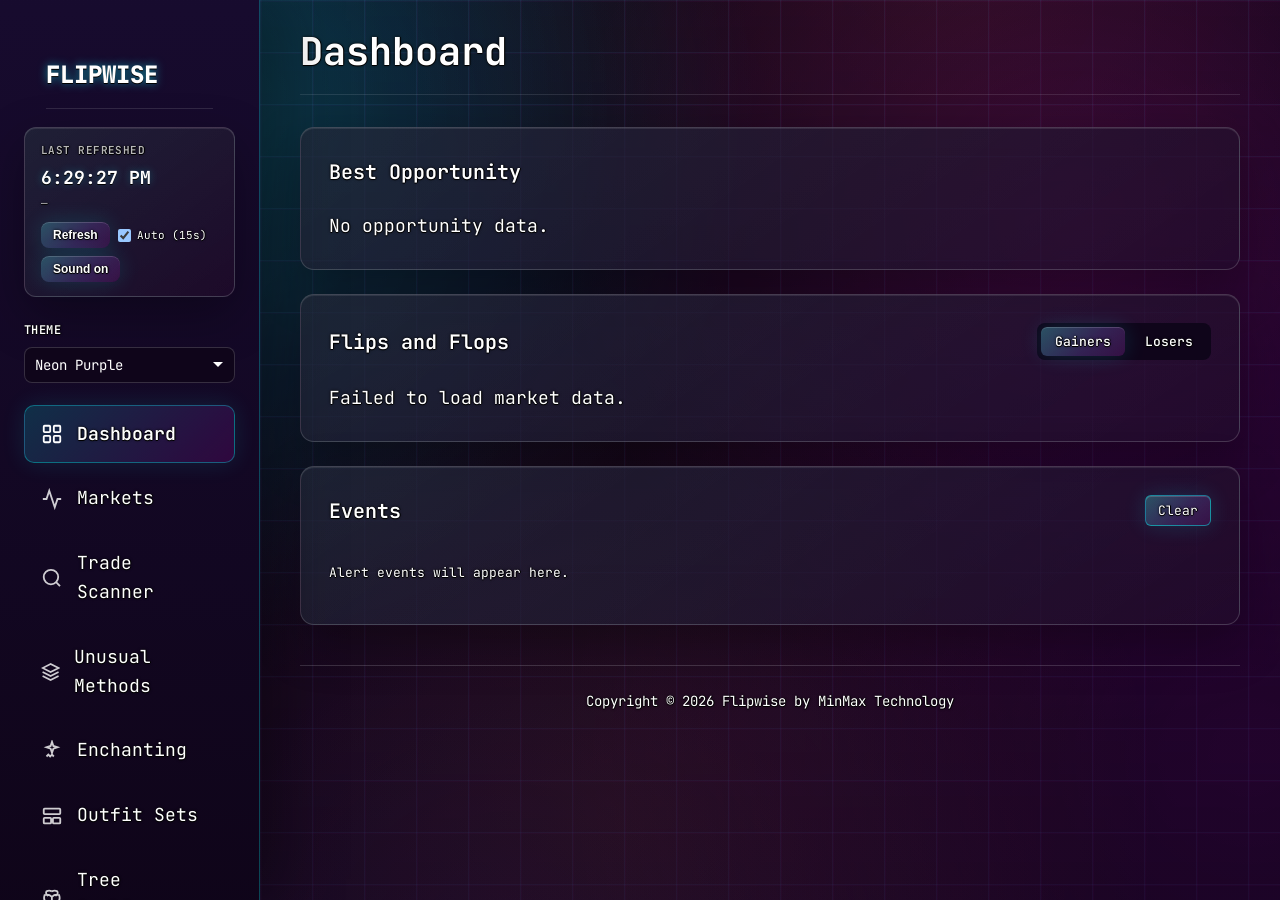
<file: index.html>
<!DOCTYPE html>
<html lang="en">
<head>
    <meta charset="UTF-8">
    <link rel="icon" href="favicon.svg" type="image/svg+xml">
    <meta name="viewport" content="width=device-width, initial-scale=1.0">
    <title>Flipwise</title>
    <link rel="preconnect" href="https://fonts.googleapis.com">
    <link rel="preconnect" href="https://fonts.gstatic.com" crossorigin>
    <link href="https://fonts.googleapis.com/css2?family=Instrument+Sans:wght@400;500;600;700&display=swap" rel="stylesheet">
    <link rel="stylesheet" href="css/flipwise-theme.css">
    <link rel="stylesheet" href="css/flipwise-dashboard.css">
    <link id="flipwise-neon-theme" rel="stylesheet" href="css/flipwise-standalone.css">
    <script>
    (function () {
      var theme = 'neon';
      try {
        var saved = localStorage.getItem('flipwise-theme');
        if (saved === 'copper' || saved === 'neon' || saved === 'neon-black' || saved === 'neon-blue' || saved === 'neon-red' || saved === 'cycle') theme = saved;
      } catch (e) {}
      document.documentElement.setAttribute('data-theme', theme);
      if (theme === 'copper') {
        var link = document.getElementById('flipwise-neon-theme');
        if (link) link.disabled = true;
      }
    })();
    </script>
    <!--

Flipwise dashboard shell

-->
</head>
<body>
    <!-- Mobile Menu Toggle -->
    <button class="mobile-menu-toggle" id="mobileMenuToggle" aria-label="Toggle menu">
        <div class="hamburger">
            <span></span>
            <span></span>
            <span></span>
        </div>
    </button>

    <!-- Sidebar Overlay -->
    <div class="sidebar-overlay" id="sidebarOverlay"></div>

    <div class="dashboard">
        <!-- Sidebar -->
        <aside class="sidebar" id="sidebar">
            <div class="sidebar-time">
                <div class="sidebar-time-label">Last refreshed</div>
                <div class="sidebar-time-clock" id="refresh-clock">—</div>
                <div class="sidebar-time-sub" id="refresh-last">—</div>
                <div class="sidebar-time-actions">
                    <button type="button" class="sidebar-time-btn" id="refresh-btn" title="Refresh">Refresh</button>
                    <label class="sidebar-time-auto">
                        <input type="checkbox" id="auto-refresh-checkbox" checked>
                        <span>Auto (15s)</span>
                    </label>
                </div>
            </div>

            <nav class="nav-section">
                <a href="index.html" class="nav-item active">
                    <svg class="nav-icon" viewBox="0 0 24 24" fill="none" stroke="currentColor" stroke-width="2">
                        <rect x="3" y="3" width="7" height="7" rx="1"/>
                        <rect x="14" y="3" width="7" height="7" rx="1"/>
                        <rect x="3" y="14" width="7" height="7" rx="1"/>
                        <rect x="14" y="14" width="7" height="7" rx="1"/>
                    </svg>
                    Dashboard
                </a>
                <a href="markets.html" class="nav-item">
                    <svg class="nav-icon" viewBox="0 0 24 24" fill="none" stroke="currentColor" stroke-width="2">
                        <polyline points="22 12 18 12 15 21 9 3 6 12 2 12"/>
                    </svg>
                    Markets
                </a>
                <a href="scanner.html" class="nav-item">
                    <svg class="nav-icon" viewBox="0 0 24 24" fill="none" stroke="currentColor" stroke-width="2">
                        <circle cx="11" cy="11" r="8"/><line x1="21" y1="21" x2="16.65" y2="16.65"/>
                    </svg>
                    Trade Scanner
                </a>
                <a href="money-makers.html" class="nav-item">
                    <svg class="nav-icon" viewBox="0 0 24 24" fill="none" stroke="currentColor" stroke-width="2">
                        <path d="M12 2L2 7l10 5 10-5-10-5z"/><path d="M2 17l10 5 10-5"/><path d="M2 12l10 5 10-5"/>
                    </svg>
                    Unusual Methods
                </a>
                <a href="enchanting.html" class="nav-item">
                    <svg class="nav-icon" viewBox="0 0 24 24" fill="none" stroke="currentColor" stroke-width="2">
                        <path d="M12 2l1.5 4.5L18 8l-4.5 1.5L12 14l-1.5-4.5L6 8l4.5-1.5L12 2z"/><path d="M6 18l2-2 2 2 2-2 2 2"/>
                    </svg>
                    Enchanting
                </a>
                <a href="outfit-sets.html" class="nav-item">
                    <svg class="nav-icon" viewBox="0 0 24 24" fill="none" stroke="currentColor" stroke-width="2">
                        <rect x="3" y="4" width="18" height="6" rx="1"/><rect x="3" y="14" width="8" height="6" rx="1"/><rect x="13" y="14" width="8" height="6" rx="1"/>
                    </svg>
                    Outfit Sets
                </a>
                <a href="tree-saplings.html" class="nav-item">
                    <svg class="nav-icon" viewBox="0 0 24 24" fill="none" stroke="currentColor" stroke-width="2">
                        <path d="M12 22v-8M12 14c-2-2-5-3-8-2-1 3-1 6 2 8M12 14c2-2 5-3 8-2 1 3 1 6-2 8M12 8c-2-1-4-1-6 0-1 2 0 4 2 5M12 8c2-1 4-1 6 0 1 2 0 4-2 5"/>
                    </svg>
                    Tree Saplings
                </a>
                <a href="decanting.html" class="nav-item">
                    <svg class="nav-icon" viewBox="0 0 24 24" fill="none" stroke="currentColor" stroke-width="2">
                        <path d="M9 2h6v2l1.5 16h-9L9 4V2z"/>
                    </svg>
                    Decanting
                </a>
                <a href="gem-cutting.html" class="nav-item">
                    <svg class="nav-icon" viewBox="0 0 24 24" fill="none" stroke="currentColor" stroke-width="2">
                        <path d="M12 2l9 7-9 13L3 9l9-7z"/>
                        <path d="M3 9h18"/>
                    </svg>
                    Gem Cutting
                </a>
                <a href="shops-to-ge.html" class="nav-item">
                    <svg class="nav-icon" viewBox="0 0 24 24" fill="none" stroke="currentColor" stroke-width="2">
                        <path d="M3 9l1-5h16l1 5"></path>
                        <path d="M5 9v11h14V9"></path>
                        <path d="M9 20v-6h6v6"></path>
                    </svg>
                    Shops to GE
                </a>
            </nav>
        </aside>

        <!-- Main Content -->
        <main class="main-content">
            <!-- Header -->
            <div class="header">
                <div class="header-left">
                    <h1>Dashboard</h1>
                </div>
            </div>

            <!-- Content Wrapper: Best Op | Flips/Flops -->
            <div class="content-wrapper dashboard-main-row">
                <!-- Best Opportunity -->
                <div class="card transactions-card" id="bestOpportunityCard">
                    <div class="card-header">
                        <h2 class="card-title">Best Opportunity</h2>
                    </div>
                    <div class="transactions-list" id="bestOpportunityList">
                        <div class="best-opportunity-placeholder text-muted">Loading…</div>
                    </div>
                </div>

                <!-- Flips and Flops -->
                <div class="card movers-card">
                    <div class="card-header">
                        <h2 class="card-title">Flips and Flops</h2>
                        <div class="movers-tabs">
                            <button class="movers-tab active">Gainers</button>
                            <button class="movers-tab">Losers</button>
                        </div>
                    </div>
                    <div class="movers-list" id="moversList">
                        <div class="movers-placeholder text-muted">Loading market data…</div>
                    </div>
                </div>
            </div>

            <!-- Events row (full width) -->
            <div class="transactions-row">
                <div class="card events-card">
                    <div class="card-header">
                        <h2 class="card-title">Events</h2>
                        <button type="button" class="events-clear-btn" id="eventsClearBtn">Clear</button>
                    </div>
                    <div class="events-log" id="eventsLog">
                        <div class="events-placeholder text-muted">Alert events will appear here.</div>
                    </div>
                </div>
            </div>

            <!-- Copyright -->
            <footer class="copyright">
                Copyright &copy; 2026 Flipwise by MinMax Technology
            </footer>
        </main>
    </div>

    <script src="js/flipwise-data.js"></script>
    <script src="js/flipwise-sounds.js"></script>
    <script src="js/flipwise-alerts.js"></script>
    <script src="js/flipwise-api.js"></script>
    <script src="js/sidebar-clock.js"></script>
    <script>
      (function() {
        var WIKI_ICON_BASE = 'https://oldschool.runescape.wiki/images/';
        function escapeHtml(s) {
          if (s == null) return '';
          var div = document.createElement('div');
          div.textContent = s;
          return div.innerHTML;
        }
        function itemIconHtml(d, fallbackLetter) {
          var letter = (fallbackLetter || (d && (d.name || '').charAt(0)) || '').charAt(0) || '?';
          if (d && d.icon) {
            var filename = String(d.icon).replace(/ /g, '_');
            var url = WIKI_ICON_BASE + encodeURIComponent(filename);
            return '<img src="' + escapeHtml(url) + '" alt="" class="item-icon" loading="lazy" referrerpolicy="no-referrer" data-fallback="' + escapeHtml(letter) + '" onerror="var f=this.getAttribute(\'data-fallback\')||\'?\'; var s=document.createElement(\'span\'); s.className=\'item-icon-fallback\'; s.textContent=f; this.parentNode.replaceChild(s,this);">';
          }
          return '<span class="item-icon-fallback">' + escapeHtml(letter) + '</span>';
        }
        function fmtProfit(gp) {
          if (gp == null || gp !== gp) return '—';
          var n = Number(gp);
          var sign = n >= 0 ? '+' : '';
          return sign + (n >= 0 ? n : -n).toLocaleString() + ' gp';
        }
        /** Trend level from profit using same thresholds as Python: -3..3 (3 up = 5M+, 3 down = -5M-). */
        function getTrendLevel(profit) {
          if (profit == null || profit !== profit) return 0;
          var F = window.Flipwise;
          var neutralMin = F && F.TREND_NEUTRAL_MIN != null ? F.TREND_NEUTRAL_MIN : -500000;
          var neutralMax = F && F.TREND_NEUTRAL_MAX != null ? F.TREND_NEUTRAL_MAX : 500000;
          var smallUp = F && F.TREND_SMALL_UP != null ? F.TREND_SMALL_UP : 2000000;
          var mediumUp = F && F.TREND_MEDIUM_UP != null ? F.TREND_MEDIUM_UP : 5000000;
          if (profit >= neutralMin && profit <= neutralMax) return 0;
          if (profit > neutralMax) return profit < smallUp ? 1 : (profit < mediumUp ? 2 : 3);
          return profit > -smallUp ? -1 : (profit > -mediumUp ? -2 : -3);
        }
        /** When an item crosses into 3-up (profit >= 10M) or 3-down (profit <= -10M), log to Events only (no tray). */
        var lastTrendState = window._lastTrendState || {};
        function checkTrendAlerts(allItems) {
          if (!allItems || !allItems.length) return;
          for (var i = 0; i < allItems.length; i++) {
            var it = allItems[i];
            var name = it.name;
            var level = getTrendLevel(it.profit);
            var prev = lastTrendState[name];
            lastTrendState[name] = level;
            if (prev == null) continue;
            if (level !== 3 && level !== -3) continue;
            if (prev === level) continue;
            var msg = name + ' is ' + (level === 3 ? 'trending upwards!' : 'trending down!');
            if (window.FlipwiseAlerts && window.FlipwiseAlerts.appendEvent) {
              window.FlipwiseAlerts.appendEvent(msg, level === 3 ? 'surge' : 'crash');
            }
            if (window.FlipwiseSounds) {
              if (level === 3) window.FlipwiseSounds.playTrendUp();
              else window.FlipwiseSounds.playTrendDown();
            }
            if (window.FlipwiseRenderEvents) window.FlipwiseRenderEvents();
          }
          window._lastTrendState = lastTrendState;
        }
        function buildMoversLists(data) {
          var list = [];
          function add(name, d, profit) {
            if (profit == null || profit !== profit) return;
            list.push({ name: name, profit: profit, icon: d && d.icon });
          }
          var itemData = data.itemData || {};
          var thirdAgeData = data.thirdAgeData || {};
          var runesData = data.runesData || {};
          var herbloreData = data.herbloreData || {};
          Object.keys(itemData).forEach(function(name) { add(name, itemData[name], itemData[name].profit); });
          Object.keys(thirdAgeData).forEach(function(name) { add(name, thirdAgeData[name], thirdAgeData[name].profit); });
          Object.keys(runesData).forEach(function(name) { add(name, runesData[name], runesData[name].profitLimit); });
          Object.keys(herbloreData).forEach(function(name) { add(name, herbloreData[name], herbloreData[name].profitLimit); });
          list.sort(function(a, b) { return b.profit - a.profit; });
          var top5 = list.slice(0, 5);
          var bottom5 = list.slice(-5).reverse();
          return { gainers: top5, losers: bottom5, all: list };
        }
        var lastMoversData = null;
        function renderMoversList(items, isGainers) {
          var container = document.getElementById('moversList');
          if (!container) return;
          if (!items || items.length === 0) {
            container.innerHTML = '<div class="movers-placeholder text-muted">No market data.</div>';
            return;
          }
          var html = items.map(function(it, i) {
            var d = { icon: it.icon, name: it.name };
            var letter = (it.name || '').charAt(0) || '?';
            var profitClass = it.profit >= 0 ? 'positive' : 'negative';
            return '<div class="mover-item" data-item-name="' + escapeHtml(it.name) + '">' +
              '<div class="mover-rank">' + (i + 1) + '</div>' +
              '<div class="mover-coin">' +
                '<div class="coin-icon">' + itemIconHtml(d, letter) + '</div>' +
                '<div class="coin-info">' +
                  '<span class="coin-name">' + escapeHtml(it.name) + '</span>' +
                '</div>' +
              '</div>' +
              '<div class="mover-data">' +
                '<span class="mover-change ' + profitClass + '">' + escapeHtml(fmtProfit(it.profit)) + '</span>' +
              '</div>' +
            '</div>';
          }).join('');
          container.innerHTML = html;
        }
        function updateTopMovers(data) {
          lastMoversData = data;
          var lists = data ? buildMoversLists(data) : { gainers: [], losers: [], all: [] };
          if (lists.all && lists.all.length) checkTrendAlerts(lists.all);
          var tabs = document.querySelectorAll('.movers-card .movers-tab');
          var isGainers = true;
          for (var i = 0; i < tabs.length; i++) {
            if (tabs[i].classList.contains('active')) {
              isGainers = (tabs[i].textContent || '').toLowerCase().indexOf('gainer') !== -1;
              break;
            }
          }
          renderMoversList(isGainers ? lists.gainers : lists.losers, isGainers);
        }
        function getMoneyMakerIcon(tile) {
          var b = tile && tile.breakdown;
          if (!b) return null;
          return b.cannon_icon || b.ward_icon || b.ge_sell_icon || b.ge_buy_icon || b.product_icon || (b.part_icons && b.part_icons[0]) || null;
        }
        function buildBestOpportunities(data) {
          var candidates = [];
          if (!data) return candidates;
          var mmTiles = data.moneyMakerTiles || [];
          var mmBest = data.moneyMakerBestKey;
          for (var i = 0; i < mmTiles.length; i++) {
            if (mmTiles[i].key === mmBest && mmTiles[i].profit != null) {
              candidates.push({
                source: 'Unusual Methods',
                title: mmTiles[i].title,
                profit: mmTiles[i].profit,
                unit: mmTiles[i].unit || 'gp',
                href: 'money-makers.html',
                icon: getMoneyMakerIcon(mmTiles[i])
              });
              break;
            }
          }
          var encTiles = data.enchantingTiles || [];
          var encBest = data.enchantingBestKey;
          for (var j = 0; j < encTiles.length; j++) {
            if (encTiles[j].key === encBest && encTiles[j].profit != null) {
              var encB = encTiles[j].breakdown;
              candidates.push({
                source: 'Enchanting',
                title: encTiles[j].title,
                profit: encTiles[j].profit,
                unit: 'gp',
                href: 'enchanting.html',
                icon: encB && encB.product_icon || null
              });
              break;
            }
          }
          var outTiles = data.outfitSetTiles || [];
          var outBest = data.outfitSetBestKey;
          for (var k = 0; k < outTiles.length; k++) {
            if (outTiles[k].key === outBest && outTiles[k].profit != null) {
              var outB = outTiles[k].breakdown;
              candidates.push({
                source: 'Outfit Sets',
                title: outTiles[k].title,
                profit: outTiles[k].profit,
                unit: 'gp',
                href: 'outfit-sets.html',
                icon: outB && outB.product_icon || null
              });
              break;
            }
          }
          var saplings = data.treeSaplingsData || {};
          var bestName = null;
          var bestSaplingProfit = -1;
          Object.keys(saplings).forEach(function(name) {
            var s = saplings[name];
            var p = s.limitProfit != null ? s.limitProfit : (s.profitPer != null ? s.profitPer : null);
            if (p != null && p > bestSaplingProfit) {
              bestSaplingProfit = p;
              bestName = name;
            }
          });
          if (bestName != null && bestSaplingProfit >= 0) {
            var saplingRow = saplings[bestName];
            candidates.push({
              source: 'Tree Saplings',
              title: bestName,
              profit: bestSaplingProfit,
              unit: 'gp',
              href: 'tree-saplings.html',
              icon: saplingRow && saplingRow.icon || null
            });
          }
          var decanting = data.decantingData || {};
          var bestDecantName = null;
          var bestDecantProfit = -1;
          Object.keys(decanting).forEach(function(name) {
            var d = decanting[name];
            var p = d.theorizedLimit != null ? d.theorizedLimit : (d.approxProfit != null ? d.approxProfit : null);
            if (p != null && p > bestDecantProfit) {
              bestDecantProfit = p;
              bestDecantName = name;
            }
          });
          if (bestDecantName != null && bestDecantProfit >= 0) {
            var decantRow = decanting[bestDecantName];
            candidates.push({
              source: 'Decanting',
              title: bestDecantName,
              profit: bestDecantProfit,
              unit: 'gp',
              href: 'decanting.html',
              icon: decantRow && decantRow.icon || null
            });
          }
          var gems = data.gemCuttingData || {};
          var bestGemName = null;
          var bestGemProfit = -1;
          Object.keys(gems).forEach(function(name) {
            var g = gems[name];
            var p = g.limitProfit != null ? g.limitProfit : (g.profit != null ? g.profit : null);
            if (p != null && p > bestGemProfit) {
              bestGemProfit = p;
              bestGemName = name;
            }
          });
          if (bestGemName != null && bestGemProfit >= 0) {
            var gemRow = gems[bestGemName];
            candidates.push({
              source: 'Gem Cutting',
              title: bestGemName,
              profit: bestGemProfit,
              unit: 'gp',
              href: 'gem-cutting.html',
              icon: gemRow && (gemRow.uncut_icon || gemRow.cut_icon) || null
            });
          }
          var shops = data.shopsToGeData || {};
          var bestShopKey = null;
          var bestShopProfit = -1;
          Object.keys(shops).forEach(function(key) {
            var s = shops[key];
            var p = s.profitLimit != null ? s.profitLimit : (s.profitPer != null ? s.profitPer : null);
            if (p != null && p > bestShopProfit) {
              bestShopProfit = p;
              bestShopKey = key;
            }
          });
          if (bestShopKey != null && bestShopProfit >= 0) {
            var shopRow = shops[bestShopKey];
            candidates.push({
              source: 'Shops to GE',
              title: shopRow && shopRow.itemName ? shopRow.itemName : bestShopKey,
              profit: bestShopProfit,
              unit: 'gp',
              href: 'shops-to-ge.html',
              icon: shopRow && shopRow.icon || null
            });
          }
          candidates.sort(function(a, b) { return (b.profit || 0) - (a.profit || 0); });
          return candidates;
        }
        function formatOpportunityProfit(profit, unit) {
          if (profit == null || profit !== profit) return { text: '—', unit: '' };
          var n = Number(profit);
          var sign = n >= 0 ? '+' : '';
          var num = (n >= 0 ? n : -n).toLocaleString();
          return { text: sign + num, unit: unit === 'gp/hr' ? 'gp/hr' : 'gp' };
        }
        function updateBestOpportunity(data) {
          var listEl = document.getElementById('bestOpportunityList');
          if (!listEl) return;
          var items = buildBestOpportunities(data);
          if (!items || items.length === 0) {
            listEl.innerHTML = '<div class="best-opportunity-placeholder text-muted">No opportunity data.</div>';
            return;
          }
          var html = items.map(function(it) {
            var profitParts = formatOpportunityProfit(it.profit, it.unit);
            var profitClass = (it.profit || 0) >= 0 ? 'positive' : 'negative';
            var iconD = { icon: it.icon, name: it.title };
            var letter = (it.title || '').charAt(0) || '?';
            return '<a href="' + escapeHtml(it.href) + '" class="transaction-item best-opportunity-item">' +
              '<div class="opportunity-icon">' + itemIconHtml(iconD, letter) + '</div>' +
              '<div class="transaction-details">' +
                '<span class="transaction-title">' + escapeHtml(it.title) + '</span>' +
                '<span class="transaction-date">' + escapeHtml(it.source) + '</span>' +
              '</div>' +
              '<div class="transaction-amount ' + profitClass + '"><span>' + escapeHtml(profitParts.text) + '</span>' +
                (profitParts.unit ? '<span class="opportunity-unit">' + escapeHtml(profitParts.unit) + '</span>' : '') +
              '</div>' +
            '</a>';
          }).join('');
          listEl.innerHTML = html;
        }
        function initMoversTabs() {
          var card = document.querySelector('.movers-card');
          if (!card) return;
          var tabs = card.querySelectorAll('.movers-tab');
          var listEl = document.getElementById('moversList');
          for (var i = 0; i < tabs.length; i++) {
            tabs[i].addEventListener('click', function() {
              var isGainers = (this.textContent || '').toLowerCase().indexOf('gainer') !== -1;
              card.querySelectorAll('.movers-tab').forEach(function(t) { t.classList.remove('active'); });
              this.classList.add('active');
              if (lastMoversData) {
                var lists = buildMoversLists(lastMoversData);
                renderMoversList(isGainers ? lists.gainers : lists.losers, isGainers);
              }
            });
          }
        }
        function stampRefresh() {
          var t = Date.now();
          try {
            localStorage.setItem('flipwise-last-refresh-ts', String(t));
            sessionStorage.setItem('flipwise-last-refresh-ts', String(t));
          } catch (e) {}
        }
        function onDashboardRefresh(data) {
          updateTopMovers(data);
          updateBestOpportunity(data);
          if (window.FlipwiseRenderEvents) window.FlipwiseRenderEvents();
        }
        function showDashboardError() {
          var container = document.getElementById('moversList');
          if (container) container.innerHTML = '<div class="movers-placeholder text-muted">Failed to load market data.</div>';
          updateBestOpportunity(null);
        }
        var refreshBtn = document.getElementById('refresh-btn');
        function doDashboardRefresh(disableBtn) {
          if (typeof window.FlipwiseAPI === 'undefined') {
            showDashboardError();
            return Promise.resolve();
          }
          if (disableBtn && refreshBtn) refreshBtn.disabled = true;
          return window.FlipwiseAPI.refresh().then(function(data) {
            if (window.FlipwiseAPI.acceptRefresh && !window.FlipwiseAPI.acceptRefresh(data)) return data;
            stampRefresh();
            onDashboardRefresh(data);
            return data;
          }).catch(function() {
            showDashboardError();
          }).finally(function() {
            if (refreshBtn) refreshBtn.disabled = false;
          });
        }
        initMoversTabs();
        doDashboardRefresh(false);
        window.FlipwiseDashboard = { onRefresh: onDashboardRefresh };
        /* Auto-refresh every 15s when Auto is on; toggleable via sidebar checkbox */
        var AUTO_REFRESH_KEY = 'flipwise-auto-refresh';
        var autoRefreshTimer = null;
        function startDashboardAutoRefresh() {
          if (autoRefreshTimer) return;
          autoRefreshTimer = setInterval(function() { doDashboardRefresh(false); }, 15000);
        }
        function stopDashboardAutoRefresh() {
          if (autoRefreshTimer) {
            clearInterval(autoRefreshTimer);
            autoRefreshTimer = null;
          }
        }
        var autoCheckbox = document.getElementById('auto-refresh-checkbox');
        if (autoCheckbox) {
          try {
            var savedAuto = localStorage.getItem(AUTO_REFRESH_KEY);
            if (savedAuto !== null) autoCheckbox.checked = savedAuto === 'true';
          } catch (e) {}
          autoCheckbox.addEventListener('change', function() {
            try { localStorage.setItem(AUTO_REFRESH_KEY, autoCheckbox.checked ? 'true' : 'false'); } catch (e) {}
            if (autoCheckbox.checked) {
              doDashboardRefresh(false);
              startDashboardAutoRefresh();
            } else {
              stopDashboardAutoRefresh();
            }
          });
          if (autoCheckbox.checked) startDashboardAutoRefresh();
        }
        if (refreshBtn) {
          refreshBtn.addEventListener('click', function() { doDashboardRefresh(true); });
        }
      })();
    </script>
    <script>
      (function() {
        if (window.FlipwiseSounds) {
          window.FlipwiseSounds.playStartup();
          setTimeout(function() { window.FlipwiseSounds.clearBootMute(); }, 3000);
          (function oneTimeStartupOnInteraction() {
            var done = false;
            function run() {
              if (done) return;
              done = true;
              if (window.FlipwiseSounds && window.FlipwiseSounds.playStartupOnceOnInteraction) {
                window.FlipwiseSounds.playStartupOnceOnInteraction();
              }
              document.removeEventListener('click', run);
              document.removeEventListener('keydown', run);
            }
            document.addEventListener('click', run, { once: true, capture: true });
            document.addEventListener('keydown', run, { once: true, capture: true });
          })();
        }
        function renderEvents() {
          var container = document.getElementById('eventsLog');
          if (!container) return;
          var events = window.FlipwiseAlerts ? window.FlipwiseAlerts.getEvents() : [];
          if (events.length === 0) {
            container.innerHTML = '<div class="events-placeholder text-muted">Alert events will appear here.</div>';
            return;
          }
          var tagToClass = { alert: 'events-icon-gold', 'alert-set': 'events-icon-gold', 'alert-clear': 'events-icon-white', 'alert-triggered': 'events-icon-gold', surge: 'events-icon-green', crash: 'events-icon-red', neutral: 'events-icon-white' };
          var arrowUpSvg = '<svg class="events-arrow" width="18" height="18" viewBox="0 0 24 24" fill="none" stroke="currentColor" stroke-width="2"><polyline points="5 12 12 5 19 12"/><line x1="12" y1="19" x2="12" y2="5"/></svg>';
          var arrowDownSvg = '<svg class="events-arrow" width="18" height="18" viewBox="0 0 24 24" fill="none" stroke="currentColor" stroke-width="2"><polyline points="19 12 12 19 5 12"/><line x1="12" y1="5" x2="12" y2="19"/></svg>';
          var lockSvg = '<svg class="events-arrow" width="18" height="18" viewBox="0 0 24 24" fill="none" stroke="currentColor" stroke-width="2" stroke-linecap="round" stroke-linejoin="round"><path d="M7 11V7a5 5 0 0 1 10 0v4"/><rect x="4" y="11" width="16" height="10" rx="2" ry="2"/></svg>';
          var unlockSvg = '<svg class="events-arrow" width="18" height="18" viewBox="0 0 24 24" fill="none" stroke="currentColor" stroke-width="2" stroke-linecap="round" stroke-linejoin="round"><path d="M7 11V7a5 5 0 0 1 5-5 5 5 0 0 1 5 5"/><rect x="4" y="11" width="16" height="10" rx="2" ry="2"/></svg>';
          container.innerHTML = events.map(function(ev) {
            var tag = ev.tag || 'neutral';
            var cls = tagToClass[tag] || 'events-icon-white';
            var icon;
            if (tag === 'surge') {
              icon = '<span class="events-trend-icon events-trend-up">' + arrowUpSvg + '</span>';
            } else if (tag === 'crash') {
              icon = '<span class="events-trend-icon events-trend-down">' + arrowDownSvg + '</span>';
            } else if (tag === 'alert-set' || tag === 'alert-triggered' || tag === 'alert') {
              icon = '<span class="events-alert-icon events-alert-set">' + lockSvg + '</span>';
            } else if (tag === 'alert-clear') {
              icon = '<span class="events-alert-icon events-alert-clear">' + unlockSvg + '</span>';
            } else {
              icon = '\u2014 ';
            }
            return '<div class="events-line"><span class="' + cls + '">' + icon + '</span><span class="events-msg">' + escapeHtml(ev.line) + '</span></div>';
          }).join('');
        }
        function escapeHtml(s) {
          if (s == null) return '';
          var div = document.createElement('div');
          div.textContent = s;
          return div.innerHTML;
        }
        window.FlipwiseRenderEvents = renderEvents;
        renderEvents();
        var clearBtn = document.getElementById('eventsClearBtn');
        if (clearBtn && window.FlipwiseAlerts) {
          clearBtn.addEventListener('click', function() {
            window.FlipwiseAlerts.clearEvents();
            renderEvents();
          });
        }
      })();
    </script>
    <script src="js/flipwise-item-nav.js"></script>
    <script src="js/flipwise-ui.js"></script>
    <script src="js/flipwise-standalone.js"></script>

</html>
</file>
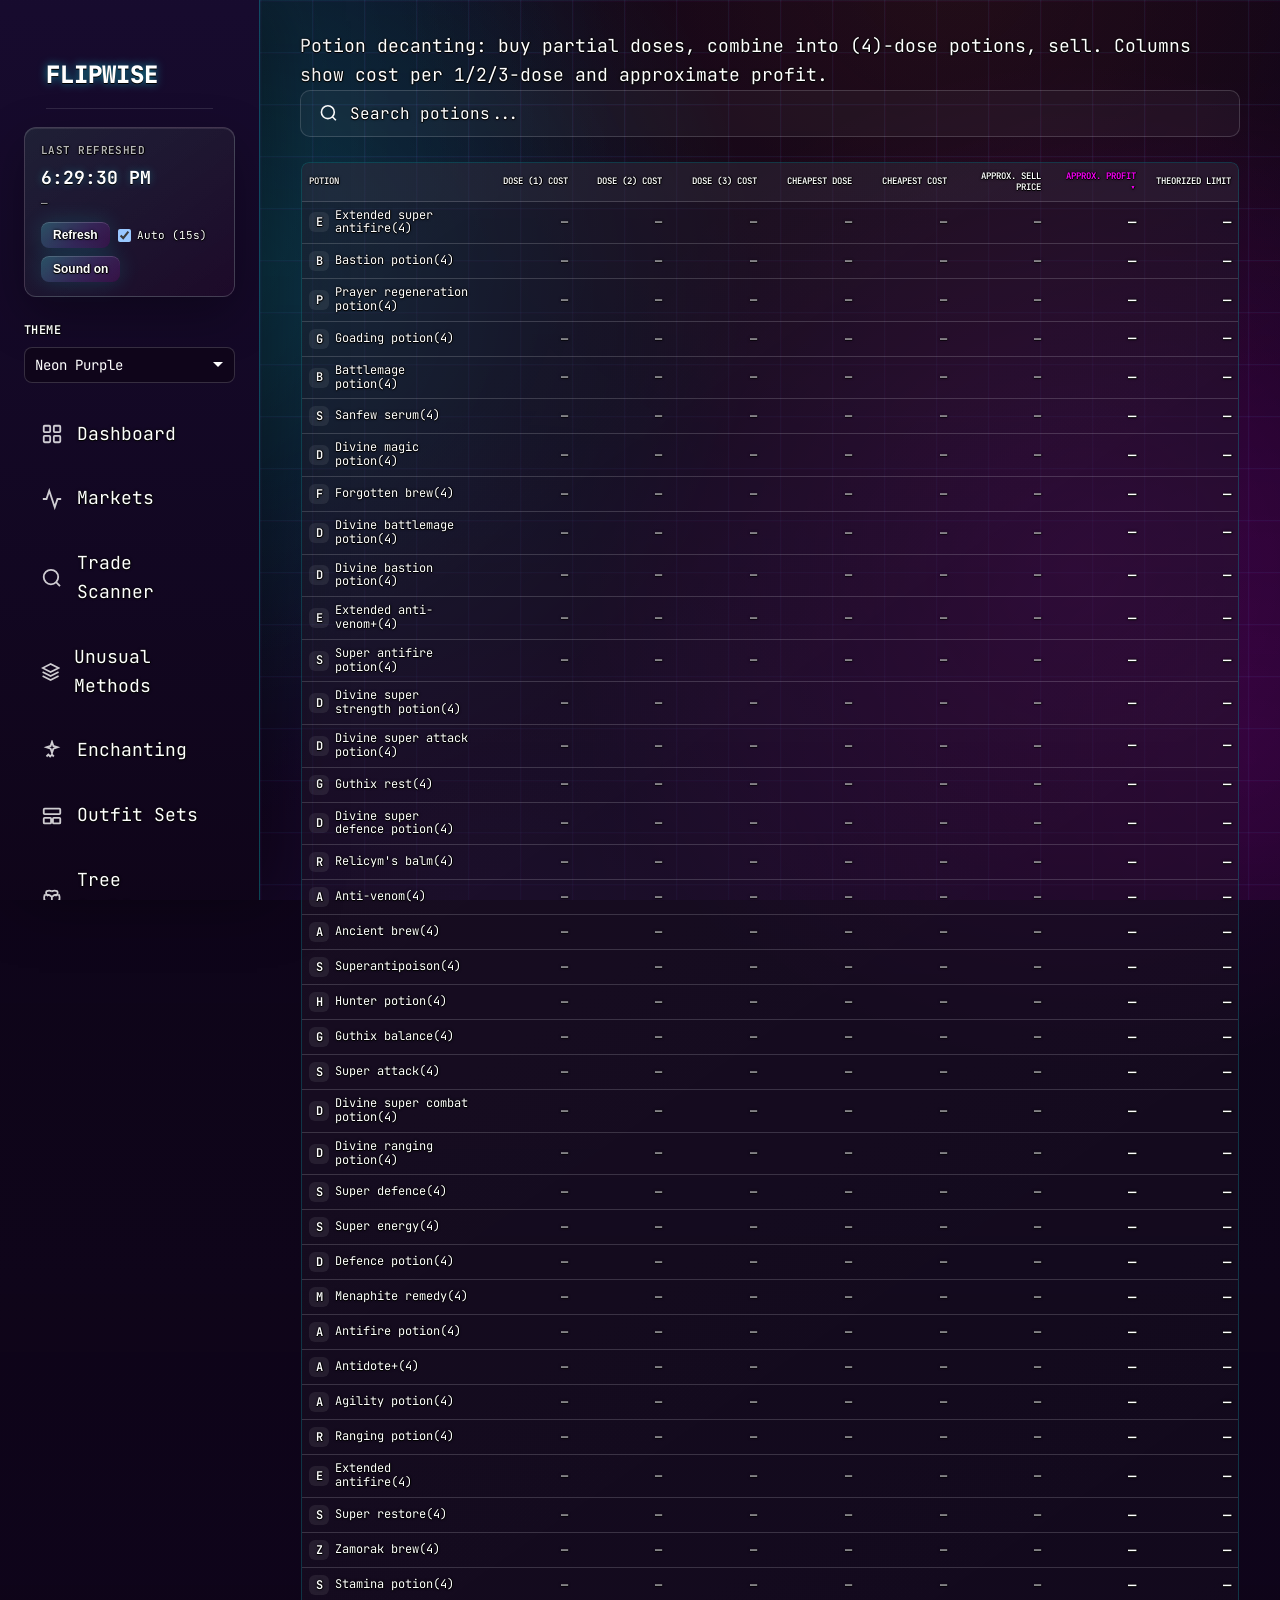
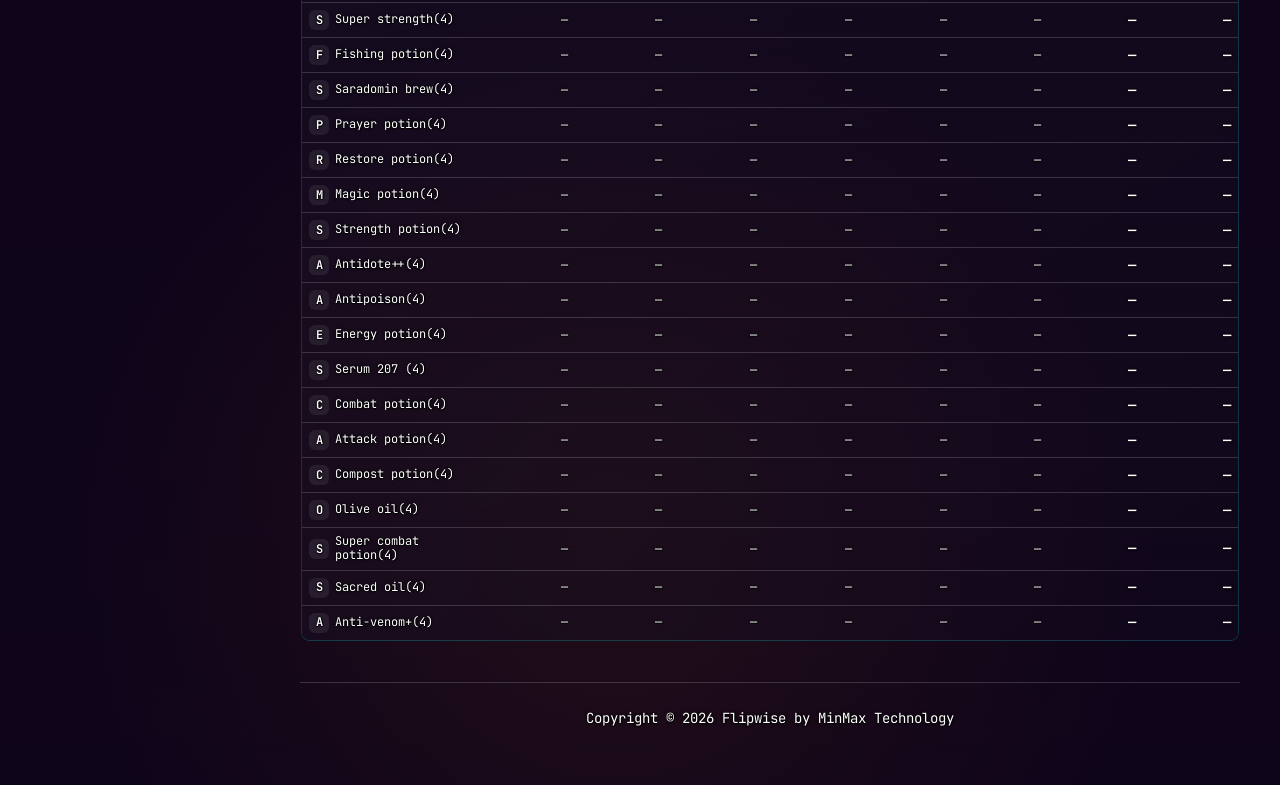
<file: decanting.html>
<!DOCTYPE html>
<html lang="en">
<head>
    <meta charset="UTF-8">
    <link rel="icon" href="favicon.svg" type="image/svg+xml">
    <meta name="viewport" content="width=device-width, initial-scale=1.0">
    <title>Decanting - Flipwise</title>
    <link rel="preconnect" href="https://fonts.googleapis.com">
    <link rel="preconnect" href="https://fonts.gstatic.com" crossorigin>
    <link href="https://fonts.googleapis.com/css2?family=Instrument+Sans:wght@400;500;600;700&display=swap" rel="stylesheet">
    <link rel="stylesheet" href="css/flipwise-theme.css">
    <link rel="stylesheet" href="css/flipwise-pages.css">
    <link id="flipwise-neon-theme" rel="stylesheet" href="css/flipwise-standalone.css">
    <script>
    (function () {
      var theme = 'neon';
      try {
        var saved = localStorage.getItem('flipwise-theme');
        if (saved === 'copper' || saved === 'neon' || saved === 'neon-black' || saved === 'neon-blue' || saved === 'neon-red' || saved === 'cycle') theme = saved;
      } catch (e) {}
      document.documentElement.setAttribute('data-theme', theme);
      if (theme === 'copper') {
        var link = document.getElementById('flipwise-neon-theme');
        if (link) link.disabled = true;
      }
    })();
    </script>
</head>
<body>
    <button class="mobile-menu-toggle" id="mobileMenuToggle" aria-label="Toggle menu">
        <div class="hamburger"><span></span><span></span><span></span></div>
    </button>
    <div class="sidebar-overlay" id="sidebarOverlay"></div>
    <div class="dashboard">
        <aside class="sidebar" id="sidebar">
            <div class="sidebar-time">
                <div class="sidebar-time-label">Last refreshed</div>
                <div class="sidebar-time-clock" id="refresh-clock">—</div>
                <div class="sidebar-time-sub" id="refresh-last">—</div>
                <div class="sidebar-time-actions">
                    <button type="button" class="sidebar-time-btn" id="refresh-btn" title="Refresh">Refresh</button>
                    <label class="sidebar-time-auto">
                        <input type="checkbox" id="auto-refresh-checkbox" checked>
                        <span>Auto (15s)</span>
                    </label>
                </div>
            </div>
            <nav class="nav-section">
                <a href="index.html" class="nav-item">
                    <svg class="nav-icon" viewBox="0 0 24 24" fill="none" stroke="currentColor" stroke-width="2">
                        <rect x="3" y="3" width="7" height="7" rx="1"/><rect x="14" y="3" width="7" height="7" rx="1"/>
                        <rect x="3" y="14" width="7" height="7" rx="1"/><rect x="14" y="14" width="7" height="7" rx="1"/>
                    </svg>
                    Dashboard
                </a>
                <a href="markets.html" class="nav-item">
                    <svg class="nav-icon" viewBox="0 0 24 24" fill="none" stroke="currentColor" stroke-width="2">
                        <polyline points="22 12 18 12 15 21 9 3 6 12 2 12"/>
                    </svg>
                    Markets
                </a>
                <a href="scanner.html" class="nav-item">
                    <svg class="nav-icon" viewBox="0 0 24 24" fill="none" stroke="currentColor" stroke-width="2">
                        <circle cx="11" cy="11" r="8"/><line x1="21" y1="21" x2="16.65" y2="16.65"/>
                    </svg>
                    Trade Scanner
                </a>
                <a href="money-makers.html" class="nav-item">
                    <svg class="nav-icon" viewBox="0 0 24 24" fill="none" stroke="currentColor" stroke-width="2">
                        <path d="M12 2L2 7l10 5 10-5-10-5z"/><path d="M2 17l10 5 10-5"/><path d="M2 12l10 5 10-5"/>
                    </svg>
                    Unusual Methods
                </a>
                <a href="enchanting.html" class="nav-item">
                    <svg class="nav-icon" viewBox="0 0 24 24" fill="none" stroke="currentColor" stroke-width="2">
                        <path d="M12 2l1.5 4.5L18 8l-4.5 1.5L12 14l-1.5-4.5L6 8l4.5-1.5L12 2z"/><path d="M6 18l2-2 2 2 2-2 2 2"/>
                    </svg>
                    Enchanting
                </a>
                <a href="outfit-sets.html" class="nav-item">
                    <svg class="nav-icon" viewBox="0 0 24 24" fill="none" stroke="currentColor" stroke-width="2">
                        <rect x="3" y="4" width="18" height="6" rx="1"/><rect x="3" y="14" width="8" height="6" rx="1"/><rect x="13" y="14" width="8" height="6" rx="1"/>
                    </svg>
                    Outfit Sets
                </a>
                <a href="tree-saplings.html" class="nav-item">
                    <svg class="nav-icon" viewBox="0 0 24 24" fill="none" stroke="currentColor" stroke-width="2">
                        <path d="M12 22v-8M12 14c-2-2-5-3-8-2-1 3-1 6 2 8M12 14c2-2 5-3 8-2 1 3 1 6-2 8M12 8c-2-1-4-1-6 0-1 2 0 4 2 5M12 8c2-1 4-1 6 0 1 2 0 4-2 5"/>
                    </svg>
                    Tree Saplings
                </a>
                <a href="decanting.html" class="nav-item active">
                    <svg class="nav-icon" viewBox="0 0 24 24" fill="none" stroke="currentColor" stroke-width="2">
                        <path d="M9 2h6v2l1.5 16h-9L9 4V2z"/>
                    </svg>
                    Decanting
                </a>
                <a href="gem-cutting.html" class="nav-item">
                    <svg class="nav-icon" viewBox="0 0 24 24" fill="none" stroke="currentColor" stroke-width="2">
                        <path d="M12 2l9 7-9 13L3 9l9-7z"/>
                        <path d="M3 9h18"/>
                    </svg>
                    Gem Cutting
                </a>
                <a href="shops-to-ge.html" class="nav-item">
                    <svg class="nav-icon" viewBox="0 0 24 24" fill="none" stroke="currentColor" stroke-width="2">
                        <path d="M3 9l1-5h16l1 5"></path>
                        <path d="M5 9v11h14V9"></path>
                        <path d="M9 20v-6h6v6"></path>
                    </svg>
                    Shops to GE
                </a>
            </nav>
        </aside>
        <main class="main-content">
            <p class="page-intro text-secondary">Potion decanting: buy partial doses, combine into (4)-dose potions, sell. Columns show cost per 1/2/3-dose and approximate profit.</p>
            <div class="search-filters">
                <div class="search-box">
                    <svg width="20" height="20" viewBox="0 0 24 24" fill="none" stroke="currentColor" stroke-width="2">
                        <circle cx="11" cy="11" r="8"/><line x1="21" y1="21" x2="16.65" y2="16.65"/>
                    </svg>
                    <input type="text" placeholder="Search potions..." id="searchInput">
                </div>
            </div>
            <div class="content-grid content-grid--full">
                <div class="card decanting-card">
                    <div class="decanting-table-scroll">
                    <table class="market-table">
                        <thead>
                            <tr id="decantTableHeadRow">
                                <th class="market-table__th-item market-table__th-sortable" data-sort="potion">Potion</th>
                                <th class="market-table__th-num text-right market-table__th-sortable" data-sort="dose1Cost">Dose (1) Cost</th>
                                <th class="market-table__th-num text-right market-table__th-sortable" data-sort="dose2Cost">Dose (2) Cost</th>
                                <th class="market-table__th-num text-right market-table__th-sortable" data-sort="dose3Cost">Dose (3) Cost</th>
                                <th class="market-table__th-num text-right market-table__th-sortable" data-sort="cheapestDose">Cheapest dose</th>
                                <th class="market-table__th-num text-right market-table__th-sortable" data-sort="cheapestCost">Cheapest cost</th>
                                <th class="market-table__th-num text-right market-table__th-sortable" data-sort="approxSellPrice">Approx. Sell Price</th>
                                <th class="market-table__th-num text-right market-table__th-sortable" data-sort="approxProfit">Approx. Profit</th>
                                <th class="market-table__th-num text-right market-table__th-sortable" data-sort="theorizedLimit">Theorized Limit</th>
                            </tr>
                        </thead>
                        <tbody id="decantTableBody">
                            <tr><td colspan="9" class="text-muted">Loading…</td></tr>
                        </tbody>
                    </table>
                    </div>
                </div>
            </div>
            <footer class="copyright">Copyright &copy; 2026 Flipwise by MinMax Technology</footer>
        </main>
    </div>
    <script src="js/sidebar-clock.js"></script>
    <script src="js/flipwise-data.js"></script>
    <script src="js/flipwise-sounds.js"></script>
    <script src="js/flipwise-alerts.js"></script>
    <script src="js/flipwise-api.js"></script>
    <script src="js/flipwise-refresh.js"></script>
    <script src="js/flipwise-item-nav.js"></script>
    <script src="js/flipwise-ui.js"></script>
    <script>
(function() {
  var tbody = document.getElementById('decantTableBody');
  var headRow = document.getElementById('decantTableHeadRow');
  var searchInput = document.getElementById('searchInput');
  var sortColumn = 'approxProfit';
  var sortDir = 'desc';
  var WIKI_ICON_BASE = 'https://oldschool.runescape.wiki/images/';
  var tableData = null;

  function escapeHtml(s) {
    if (s == null) return '';
    var div = document.createElement('div');
    div.textContent = s;
    return div.innerHTML;
  }
  function fmtNum(n) {
    if (n == null || isNaN(n)) return '—';
    return Number(n).toLocaleString();
  }
  function fmtCost(n, uncertain) {
    if (n == null || isNaN(n)) return '—';
    var s = Number(n).toLocaleString();
    return uncertain ? s + ' ?' : s;
  }
  function fmtProfit(n) {
    if (n == null) return '—';
    var s = (n >= 0 ? '+' : '') + Number(n).toLocaleString();
    return s;
  }
  function iconHtml(icon, fallback) {
    if (icon) {
      var filename = String(icon).replace(/ /g, '_');
      var url = WIKI_ICON_BASE + encodeURIComponent(filename);
      return '<img src="' + escapeHtml(url) + '" alt="" class="item-icon" loading="lazy" referrerpolicy="no-referrer" data-fallback="' + escapeHtml(fallback || '') + '" onerror="var f=this.getAttribute(\'data-fallback\')||\'?\'; var s=document.createElement(\'span\'); s.className=\'item-icon-fallback\'; s.textContent=f; this.parentNode.replaceChild(s,this);">';
    }
    return '<span class="item-icon-fallback">' + escapeHtml((fallback || '').charAt(0) || '?') + '</span>';
  }
  function getItems() {
    var F = window.Flipwise;
    return (F && F.DECANTING_ITEMS) ? F.DECANTING_ITEMS.slice() : [];
  }
  function fillTable() {
    if (!tbody) return;
    var list = getItems();
    var data = tableData || {};
    var q = (searchInput && searchInput.value) ? searchInput.value.trim().toLowerCase() : '';
    if (q) list = list.filter(function(it) { return (it.name || '').toLowerCase().indexOf(q) >= 0; });
    list.sort(function(a, b) {
      var dA = data[a.name];
      var dB = data[b.name];
      if (sortColumn === 'potion') {
        var sa = (a.name || '').toLowerCase();
        var sb = (b.name || '').toLowerCase();
        var cmp = sa < sb ? -1 : sa > sb ? 1 : 0;
        return sortDir === 'asc' ? cmp : -cmp;
      }
      var va = dA && dA[sortColumn] != null ? dA[sortColumn] : (sortColumn === 'approxProfit' || sortColumn === 'theorizedLimit' ? -Infinity : 0);
      var vb = dB && dB[sortColumn] != null ? dB[sortColumn] : (sortColumn === 'approxProfit' || sortColumn === 'theorizedLimit' ? -Infinity : 0);
      if (typeof va === 'number' && typeof vb === 'number')
        return sortDir === 'asc' ? (va - vb) : (vb - va);
      return 0;
    });
    tbody.innerHTML = '';
    if (list.length === 0) {
      tbody.innerHTML = '<tr><td colspan="9" class="text-muted">' + (q ? 'No potions match your search.' : 'No data.') + '</td></tr>';
      setSortIndicator();
      return;
    }
    list.forEach(function(it) {
      var d = data[it.name] || {};
      var dose1 = fmtCost(d.dose1Cost, d.dose1Uncertain);
      var dose2 = fmtCost(d.dose2Cost, d.dose2Uncertain);
      var dose3 = fmtCost(d.dose3Cost, d.dose3Uncertain);
      var cheapestDose = d.cheapestDose != null ? String(d.cheapestDose) : '—';
      var cheapestCost = d.cheapestCost != null ? fmtNum(d.cheapestCost) : '—';
      var sellPrice = d.approxSellPrice != null ? fmtNum(d.approxSellPrice) : '—';
      var profit = d.approxProfit != null ? fmtProfit(d.approxProfit) : '—';
      var profitClass = (d.approxProfit != null && d.approxProfit < 0) ? ' negative' : (d.approxProfit != null && d.approxProfit > 0) ? ' positive' : '';
      var theorizedLimitStr = d.theorizedLimit != null ? fmtProfit(d.theorizedLimit) : '—';
      var theorizedLimitClass = (d.theorizedLimit != null && d.theorizedLimit < 0) ? ' negative' : (d.theorizedLimit != null && d.theorizedLimit > 0) ? ' positive' : '';
      var tr = document.createElement('tr');
      tr.setAttribute('data-item-name', it.name);
      tr.innerHTML =
        '<td class="market-table__td-item"><div class="coin-cell"><span class="coin-icon">' + iconHtml(d.icon, it.name) + '</span><span class="coin-name">' + escapeHtml(it.name) + '</span></div></td>' +
        '<td class="text-right market-table__td-num">' + escapeHtml(dose1) + '</td>' +
        '<td class="text-right market-table__td-num">' + escapeHtml(dose2) + '</td>' +
        '<td class="text-right market-table__td-num">' + escapeHtml(dose3) + '</td>' +
        '<td class="text-right market-table__td-num">' + escapeHtml(cheapestDose) + '</td>' +
        '<td class="text-right market-table__td-num">' + escapeHtml(cheapestCost) + '</td>' +
        '<td class="text-right market-table__td-num">' + escapeHtml(sellPrice) + '</td>' +
        '<td class="text-right market-table__td-num change-cell' + profitClass + '">' + escapeHtml(profit) + '</td>' +
        '<td class="text-right market-table__td-num change-cell' + theorizedLimitClass + '">' + escapeHtml(theorizedLimitStr) + '</td>';
      tbody.appendChild(tr);
    });
    setSortIndicator();
  }
  function setSortIndicator() {
    if (!headRow) return;
    headRow.querySelectorAll('th[data-sort]').forEach(function(th) {
      var col = th.getAttribute('data-sort');
      th.classList.remove('sort-asc', 'sort-desc');
      th.removeAttribute('aria-sort');
      if (col === sortColumn) {
        th.classList.add(sortDir === 'asc' ? 'sort-asc' : 'sort-desc');
        th.setAttribute('aria-sort', sortDir === 'asc' ? 'ascending' : 'descending');
      }
    });
  }
  if (headRow) {
    headRow.querySelectorAll('th[data-sort]').forEach(function(th) {
      th.addEventListener('click', function() {
        var col = th.getAttribute('data-sort');
        if (col === sortColumn) sortDir = sortDir === 'asc' ? 'desc' : 'asc';
        else { sortColumn = col; sortDir = col === 'potion' ? 'asc' : (col === 'approxProfit' || col === 'theorizedLimit' ? 'desc' : 'asc'); }
        fillTable();
      });
    });
  }
  if (searchInput) searchInput.addEventListener('input', fillTable);
  if (typeof FlipwiseRefresh !== 'undefined') {
    FlipwiseRefresh.bind({
      onData: function(data) {
        tableData = data.decantingData || {};
        fillTable();
      },
      onError: function() {
        tableData = {};
        fillTable();
      }
    });
  } else if (typeof FlipwiseAPI !== 'undefined') {
    FlipwiseAPI.refresh().then(function(data) {
      tableData = data.decantingData || {};
      fillTable();
    }).catch(function() {
      tableData = {};
      fillTable();
    });
  } else {
    tableData = {};
    fillTable();
  }
})();
    </script>
    <script src="js/flipwise-standalone.js"></script>

</html>
</file>
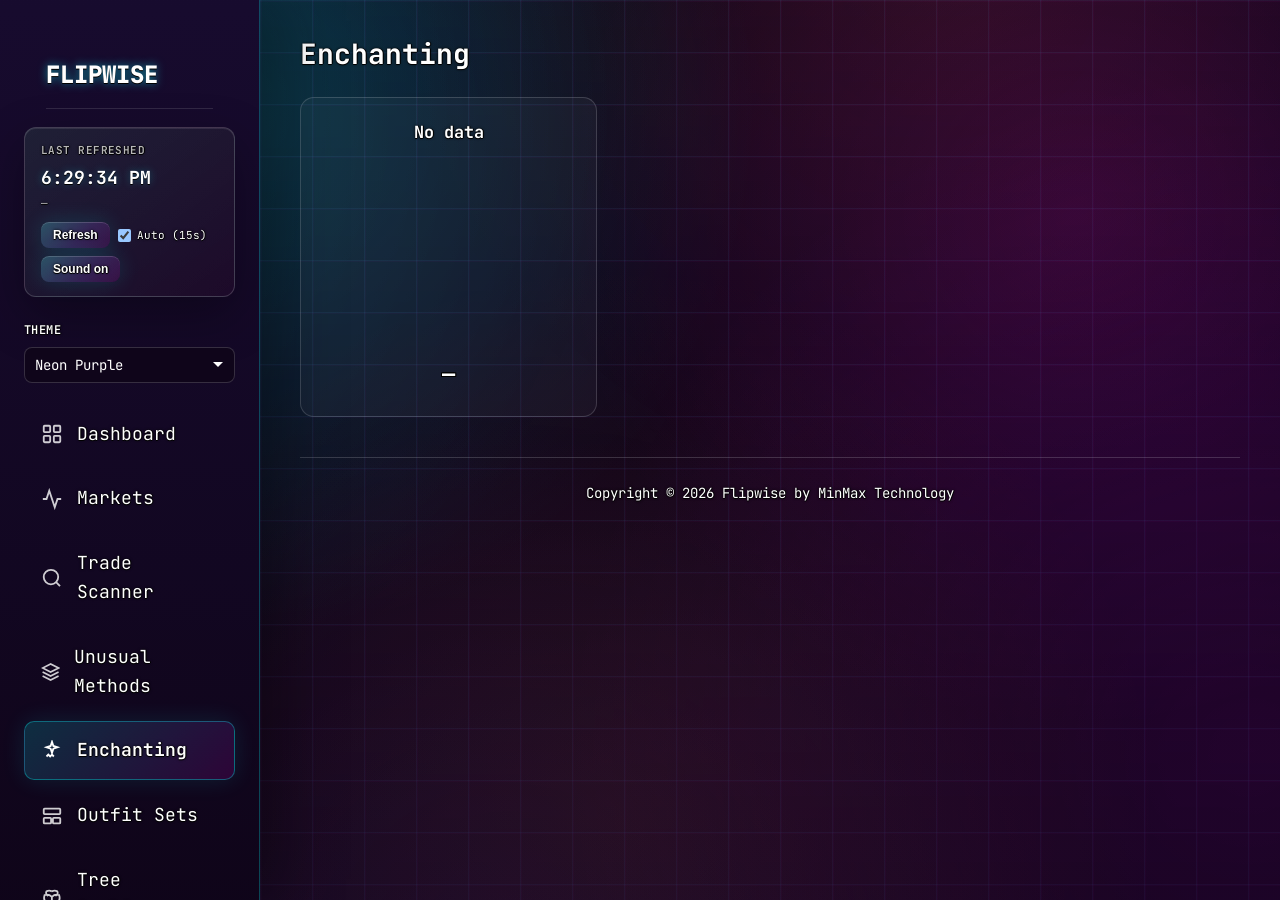
<file: enchanting.html>
<!DOCTYPE html>
<html lang="en">
<head>
    <meta charset="UTF-8">
    <link rel="icon" href="favicon.svg" type="image/svg+xml">
    <meta name="viewport" content="width=device-width, initial-scale=1.0">
    <title>Enchanting - Flipwise</title>
    <link rel="preconnect" href="https://fonts.googleapis.com">
    <link rel="preconnect" href="https://fonts.gstatic.com" crossorigin>
    <link href="https://fonts.googleapis.com/css2?family=Instrument+Sans:wght@400;500;600;700&display=swap" rel="stylesheet">
    <link rel="stylesheet" href="css/flipwise-theme.css">
    <link rel="stylesheet" href="css/flipwise-pages.css">
    <link id="flipwise-neon-theme" rel="stylesheet" href="css/flipwise-standalone.css">
    <script>
    (function () {
      var theme = 'neon';
      try {
        var saved = localStorage.getItem('flipwise-theme');
        if (saved === 'copper' || saved === 'neon' || saved === 'neon-black' || saved === 'neon-blue' || saved === 'neon-red' || saved === 'cycle') theme = saved;
      } catch (e) {}
      document.documentElement.setAttribute('data-theme', theme);
      if (theme === 'copper') {
        var link = document.getElementById('flipwise-neon-theme');
        if (link) link.disabled = true;
      }
    })();
    </script>
</head>
<body>
    <button class="mobile-menu-toggle" id="mobileMenuToggle" aria-label="Toggle menu">
        <div class="hamburger"><span></span><span></span><span></span></div>
    </button>
    <div class="sidebar-overlay" id="sidebarOverlay"></div>
    <div class="dashboard">
        <aside class="sidebar" id="sidebar">
            <div class="sidebar-time">
                <div class="sidebar-time-label">Last refreshed</div>
                <div class="sidebar-time-clock" id="refresh-clock">—</div>
                <div class="sidebar-time-sub" id="refresh-last">—</div>
                <div class="sidebar-time-actions">
                    <button type="button" class="sidebar-time-btn" id="refresh-btn" title="Refresh">Refresh</button>
                    <label class="sidebar-time-auto">
                        <input type="checkbox" id="auto-refresh-checkbox" checked>
                        <span>Auto (15s)</span>
                    </label>
                </div>
            </div>
            <nav class="nav-section">
                <a href="index.html" class="nav-item">
                    <svg class="nav-icon" viewBox="0 0 24 24" fill="none" stroke="currentColor" stroke-width="2">
                        <rect x="3" y="3" width="7" height="7" rx="1"/><rect x="14" y="3" width="7" height="7" rx="1"/>
                        <rect x="3" y="14" width="7" height="7" rx="1"/><rect x="14" y="14" width="7" height="7" rx="1"/>
                    </svg>
                    Dashboard
                </a>
                <a href="markets.html" class="nav-item">
                    <svg class="nav-icon" viewBox="0 0 24 24" fill="none" stroke="currentColor" stroke-width="2">
                        <polyline points="22 12 18 12 15 21 9 3 6 12 2 12"/>
                    </svg>
                    Markets
                </a>
                <a href="scanner.html" class="nav-item">
                    <svg class="nav-icon" viewBox="0 0 24 24" fill="none" stroke="currentColor" stroke-width="2">
                        <circle cx="11" cy="11" r="8"/><line x1="21" y1="21" x2="16.65" y2="16.65"/>
                    </svg>
                    Trade Scanner
                </a>
                <a href="money-makers.html" class="nav-item">
                    <svg class="nav-icon" viewBox="0 0 24 24" fill="none" stroke="currentColor" stroke-width="2">
                        <path d="M12 2L2 7l10 5 10-5-10-5z"/><path d="M2 17l10 5 10-5"/><path d="M2 12l10 5 10-5"/>
                    </svg>
                    Unusual Methods
                </a>
                <a href="enchanting.html" class="nav-item active">
                    <svg class="nav-icon" viewBox="0 0 24 24" fill="none" stroke="currentColor" stroke-width="2">
                        <path d="M12 2l1.5 4.5L18 8l-4.5 1.5L12 14l-1.5-4.5L6 8l4.5-1.5L12 2z"/><path d="M6 18l2-2 2 2 2-2 2 2"/>
                    </svg>
                    Enchanting
                </a>
                <a href="outfit-sets.html" class="nav-item">
                    <svg class="nav-icon" viewBox="0 0 24 24" fill="none" stroke="currentColor" stroke-width="2">
                        <rect x="3" y="4" width="18" height="6" rx="1"/><rect x="3" y="14" width="8" height="6" rx="1"/><rect x="13" y="14" width="8" height="6" rx="1"/>
                    </svg>
                    Outfit Sets
                </a>
                <a href="tree-saplings.html" class="nav-item">
                    <svg class="nav-icon" viewBox="0 0 24 24" fill="none" stroke="currentColor" stroke-width="2">
                        <path d="M12 22v-8M12 14c-2-2-5-3-8-2-1 3-1 6 2 8M12 14c2-2 5-3 8-2 1 3 1 6-2 8M12 8c-2-1-4-1-6 0-1 2 0 4 2 5M12 8c2-1 4-1 6 0 1 2 0 4-2 5"/>
                    </svg>
                    Tree Saplings
                </a>
                <a href="decanting.html" class="nav-item">
                    <svg class="nav-icon" viewBox="0 0 24 24" fill="none" stroke="currentColor" stroke-width="2">
                        <path d="M9 2h6v2l1.5 16h-9L9 4V2z"/>
                    </svg>
                    Decanting
                </a>
                <a href="gem-cutting.html" class="nav-item">
                    <svg class="nav-icon" viewBox="0 0 24 24" fill="none" stroke="currentColor" stroke-width="2">
                        <path d="M12 2l9 7-9 13L3 9l9-7z"/>
                        <path d="M3 9h18"/>
                    </svg>
                    Gem Cutting
                </a>
                <a href="shops-to-ge.html" class="nav-item">
                    <svg class="nav-icon" viewBox="0 0 24 24" fill="none" stroke="currentColor" stroke-width="2">
                        <path d="M3 9l1-5h16l1 5"></path>
                        <path d="M5 9v11h14V9"></path>
                        <path d="M9 20v-6h6v6"></path>
                    </svg>
                    Shops to GE
                </a>
            </nav>
        </aside>
        <main class="main-content">
            <h1 class="page-heading">Enchanting</h1>
            <div class="balance-cards" id="enchantingTiles">
                <!-- Filled by script -->
                <div class="balance-card"><div class="balance-label">Loading…</div><div class="balance-value">—</div><div class="balance-change">—</div></div>
            </div>
            <footer class="copyright">Copyright &copy; 2026 Flipwise by MinMax Technology</footer>
        </main>
    </div>
    <script src="js/flipwise-data.js"></script>
    <script src="js/flipwise-sounds.js"></script>
    <script src="js/flipwise-alerts.js"></script>
    <script src="js/flipwise-api.js"></script>
    <script src="js/flipwise-refresh.js"></script>
    <script src="js/sidebar-clock.js"></script>
    <script src="js/flipwise-item-nav.js"></script>
    <script>
(function() {
  var container = document.getElementById('enchantingTiles');

  function escapeHtml(s) {
    if (s == null) return '';
    var div = document.createElement('div');
    div.textContent = s;
    return div.innerHTML;
  }

  function formatValue(profit) {
    if (profit == null || profit === 0) return '—';
    var n = Number(profit);
    return (n >= 0 ? '+' : '') + n.toLocaleString() + ' gp';
  }

  function fmtNum(n) {
    if (n == null || isNaN(n)) return '—';
    return Number(n).toLocaleString();
  }

  var WIKI_ICON_BASE = 'https://oldschool.runescape.wiki/images/';
  function iconImg(icon) {
    if (!icon) return '';
    var filename = String(icon).replace(/ /g, '_');
    var url = WIKI_ICON_BASE + encodeURIComponent(filename);
    return '<img class="mm-item-icon" src="' + escapeHtml(url) + '" alt="">';
  }

  function buildBreakdownHtml(t) {
    var b = t.breakdown;
    if (!b) return '';
    var html = [];
    if (b.materials && b.materials.length) {
      b.materials.forEach(function(m) {
        var label = escapeHtml(m.name) + (m.qty > 1 ? ' × ' + m.qty : '') + ': ';
        var val = fmtNum(m.cost) + ' gp';
        var icon = iconImg(m.icon);
        html.push('<div class="mm-row" data-item-name="' + escapeHtml(m.name) + '"><span class="mm-row-left">' + icon + '<span class="mm-label">' + label + '</span></span><span class="mm-val">' + val + '</span></div>');
      });
      html.push('<div class="mm-divider"></div>');
      html.push('<div class="mm-row"><span class="mm-label"><strong>Total cost:</strong> </span><span class="mm-val">' + fmtNum(b.total_cost) + ' gp</span></div>');
      var productIcon = iconImg(b.product_icon);
      var productLabel = escapeHtml(b.product_name || '') + (b.output_qty > 1 ? ' × ' + b.output_qty : '');
      html.push('<div class="mm-row" data-item-name="' + escapeHtml(b.product_name || '') + '"><span class="mm-row-left">' + productIcon + '<span class="mm-label"><strong>' + productLabel + ':</strong> </span></span><span class="mm-val">' + fmtNum(b.product_value) + ' gp</span></div>');
      var profitClass = (b.profit_before_tax != null && b.profit_before_tax < 0) ? ' mm-row mm-negative' : ' mm-row';
      html.push('<div class="' + profitClass + '"><span class="mm-label"><strong>Profit:</strong> </span><span class="mm-val">' + (b.profit_before_tax != null ? (b.profit_before_tax >= 0 ? '+' : '') + fmtNum(b.profit_before_tax) + ' gp' : '—') + '</span></div>');
      html.push('<div class="mm-row"><span class="mm-label"><strong>Tax:</strong> </span><span class="mm-val">' + (b.tax != null ? fmtNum(b.tax) + ' gp' : '—') + '</span></div>');
      var afterTaxClass = (b.profit_after_tax != null && b.profit_after_tax < 0) ? ' mm-row mm-negative' : ' mm-row';
      html.push('<div class="' + afterTaxClass + '"><span class="mm-label"><strong>Profit after GE Tax:</strong> </span><span class="mm-val">' + (b.profit_after_tax != null ? (b.profit_after_tax >= 0 ? '+' : '') + fmtNum(b.profit_after_tax) + ' gp' : '—') + '</span></div>');
    } else if (b.rows && b.rows.length) {
      b.rows.forEach(function(r) {
        var rowClass = ' mm-row';
        if (r.winner) rowClass += ' mm-winner';
        if (r.profit != null && r.profit < 0) rowClass += ' mm-negative';
        var label = escapeHtml(r.label || '');
        var val = r.value != null ? escapeHtml(String(r.value)) : '—';
        html.push('<div class="' + rowClass + '"><span class="mm-label">' + label + '</span><span class="mm-val">' + val + '</span></div>');
      });
    }
    if (html.length === 0) return '';
    return '<div class="mm-tile-breakdown">' + html.join('') + '</div>';
  }

  function renderTiles(tiles, bestKey) {
    if (!container) return;
    container.innerHTML = '';
    if (!tiles || tiles.length === 0) {
      container.innerHTML = '<div class="balance-card mm-tile"><div class="mm-tile-title">No data</div><div class="mm-tile-breakdown"></div><div class="mm-tile-profit">—</div></div>';
      return;
    }
    tiles.forEach(function(t) {
      var isPrimary = bestKey && t.key === bestKey && t.profit > 0;
      var card = document.createElement('div');
      card.className = 'balance-card mm-tile' + (isPrimary ? ' primary' : '');
      if (t.itemName) card.setAttribute('data-item-name', t.itemName);
      var valueStr = t.profit > 0 ? formatValue(t.profit) : (t.profit < 0 ? formatValue(t.profit) : 'Inactive');
      if (t.profit === 0) valueStr = 'Inactive';
      var profitClass = 'mm-tile-profit' + (t.profit > 0 ? ' positive' : (t.profit < 0 ? ' negative' : ''));
      var breakdownHtml = buildBreakdownHtml(t);
      card.innerHTML =
        '<div class="mm-tile-title">' + escapeHtml(t.title) + '</div>' +
        breakdownHtml +
        '<div class="' + profitClass + '">' + escapeHtml(valueStr) + '</div>';
      container.appendChild(card);
    });
  }

  if (typeof FlipwiseRefresh !== 'undefined') {
    FlipwiseRefresh.bind({
      onData: function(data) {
        renderTiles(data.enchantingTiles || [], data.enchantingBestKey || null);
      },
      onError: function() {
        renderTiles([], null);
      }
    });
  } else if (typeof FlipwiseAPI !== 'undefined') {
    FlipwiseAPI.refresh().then(function(data) {
      renderTiles(data.enchantingTiles || [], data.enchantingBestKey || null);
    }).catch(function() {
      renderTiles([], null);
    });
  } else {
    renderTiles([], null);
  }
})();
    </script>
    <script src="js/flipwise-ui.js"></script>
    <script src="js/flipwise-standalone.js"></script>

</html>
</file>
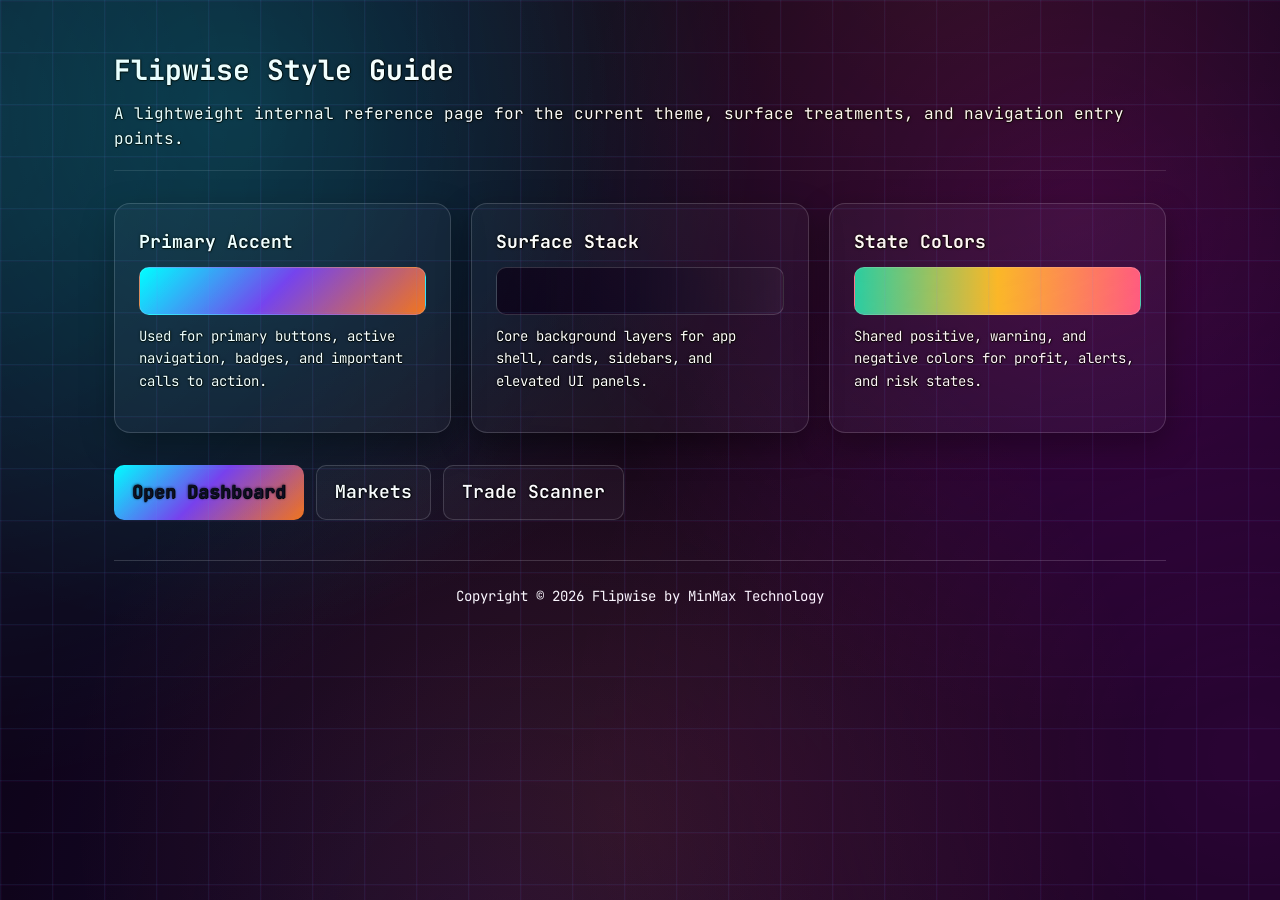
<file: flipwise-style-guide.html>
<!DOCTYPE html>
<html lang="en">
<head>
    <meta charset="UTF-8">
    <link rel="icon" href="favicon.svg" type="image/svg+xml">
    <meta name="viewport" content="width=device-width, initial-scale=1.0">
    <title>Flipwise Style Guide</title>
    <link rel="preconnect" href="https://fonts.googleapis.com">
    <link rel="preconnect" href="https://fonts.gstatic.com" crossorigin>
    <link href="https://fonts.googleapis.com/css2?family=Instrument+Sans:wght@400;500;600;700&display=swap" rel="stylesheet">
    <link rel="stylesheet" href="css/flipwise-theme.css">
    <link id="flipwise-neon-theme" rel="stylesheet" href="css/flipwise-standalone.css">
    <script>
    (function () {
      var theme = 'neon';
      try {
        var saved = localStorage.getItem('flipwise-theme');
        if (saved === 'copper' || saved === 'neon' || saved === 'neon-black' || saved === 'neon-blue' || saved === 'neon-red' || saved === 'cycle') theme = saved;
      } catch (e) {}
      document.documentElement.setAttribute('data-theme', theme);
      if (theme === 'copper') {
        var link = document.getElementById('flipwise-neon-theme');
        if (link) link.disabled = true;
      }
    })();
    </script>
    <style>
        .guide-shell {
            max-width: 1100px;
            margin: 0 auto;
            padding: 48px 24px 64px;
        }

        .guide-grid {
            display: grid;
            grid-template-columns: repeat(auto-fit, minmax(240px, 1fr));
            gap: 20px;
            margin-top: 32px;
        }

        .guide-card {
            background: var(--bg-card);
            border: 1px solid var(--border);
            border-radius: 16px;
            padding: 24px;
            box-shadow: 0 12px 32px var(--shadow);
        }

        .guide-card h2 {
            font-size: 18px;
            margin-bottom: 10px;
        }

        .guide-card p {
            color: var(--text-secondary);
            font-size: 14px;
            margin-bottom: 16px;
        }

        .guide-swatch {
            height: 48px;
            border-radius: 10px;
            border: 1px solid var(--border);
            margin-bottom: 10px;
        }

        .guide-links {
            display: flex;
            flex-wrap: wrap;
            gap: 12px;
            margin-top: 32px;
        }

        .guide-link {
            display: inline-flex;
            align-items: center;
            justify-content: center;
            padding: 12px 18px;
            border-radius: 10px;
            text-decoration: none;
            font-weight: 600;
            border: 1px solid var(--border);
            color: var(--text-primary);
            background: var(--bg-card);
        }

        .guide-link:hover {
            border-color: var(--accent-copper);
            background: var(--bg-card-hover);
        }

        .guide-link--primary {
            background: var(--accent-gradient);
            color: var(--accent-contrast);
            border: none;
        }

        .guide-link--primary:hover {
            background: var(--accent-gradient-hover);
        }
    </style>
</head>
<body>
    <main class="guide-shell">
        <div class="page-header">
            <h1>Flipwise Style Guide</h1>
            <p>A lightweight internal reference page for the current theme, surface treatments, and navigation entry points.</p>
        </div>

        <div class="guide-grid">
            <section class="guide-card">
                <h2>Primary Accent</h2>
                <div class="guide-swatch" style="background: var(--accent-gradient);"></div>
                <p>Used for primary buttons, active navigation, badges, and important calls to action.</p>
            </section>

            <section class="guide-card">
                <h2>Surface Stack</h2>
                <div class="guide-swatch" style="background: linear-gradient(90deg, var(--bg-primary), var(--bg-secondary), var(--bg-card));"></div>
                <p>Core background layers for app shell, cards, sidebars, and elevated UI panels.</p>
            </section>

            <section class="guide-card">
                <h2>State Colors</h2>
                <div class="guide-swatch" style="background: linear-gradient(90deg, var(--gain), var(--status-warning), var(--loss));"></div>
                <p>Shared positive, warning, and negative colors for profit, alerts, and risk states.</p>
            </section>
        </div>

        <div class="guide-links">
            <a class="guide-link guide-link--primary" href="index.html">Open Dashboard</a>
            <a class="guide-link" href="markets.html">Markets</a>
            <a class="guide-link" href="scanner.html">Trade Scanner</a>
        </div>

        <footer class="copyright">Copyright &copy; 2026 Flipwise by MinMax Technology</footer>
    </main>
    <script src="js/flipwise-standalone.js"></script>

</html>
</file>
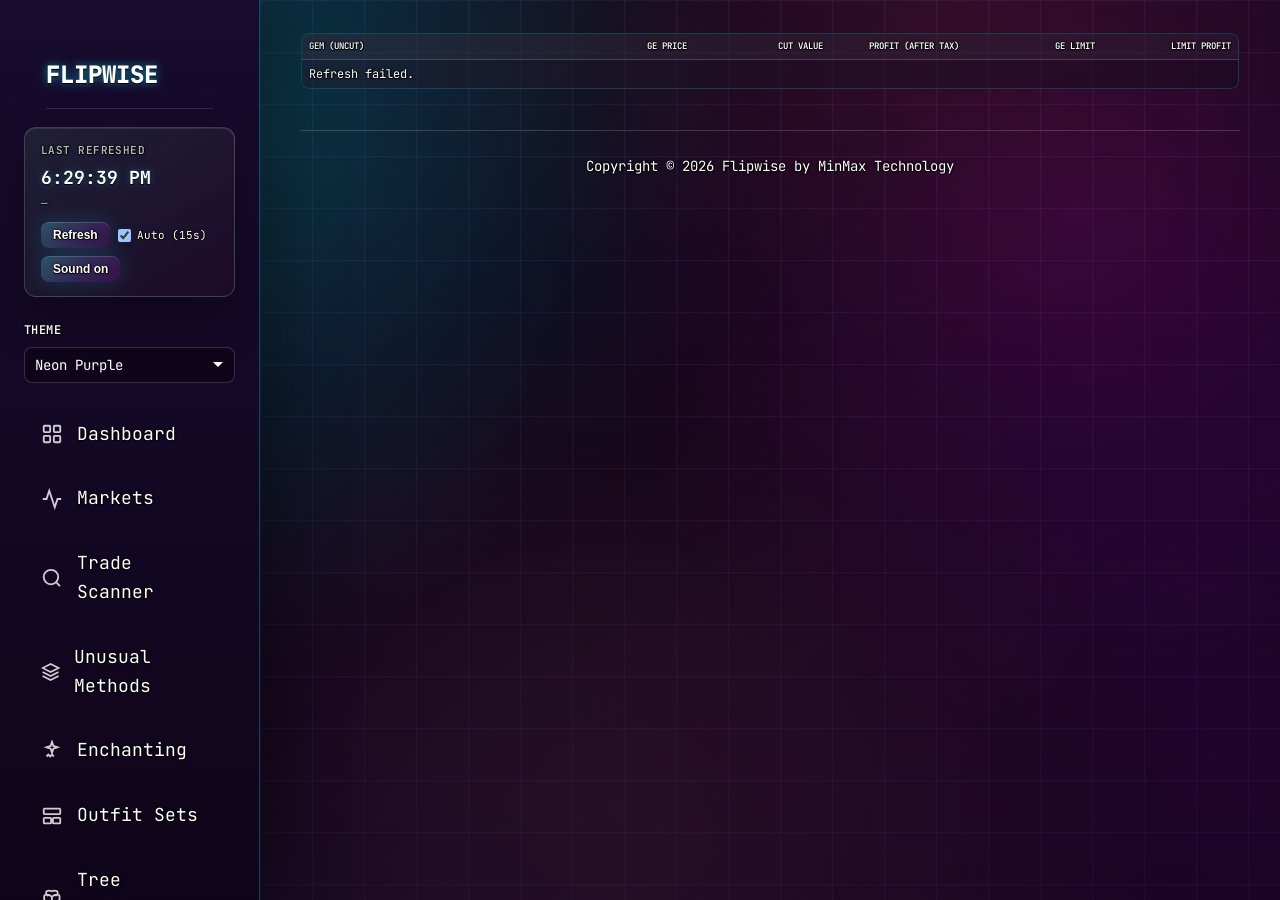
<file: gem-cutting.html>
<!DOCTYPE html>
<html lang="en">
<head>
    <meta charset="UTF-8">
    <link rel="icon" href="favicon.svg" type="image/svg+xml">
    <meta name="viewport" content="width=device-width, initial-scale=1.0">
    <title>Gem Cutting - Flipwise</title>
    <link rel="preconnect" href="https://fonts.googleapis.com">
    <link rel="preconnect" href="https://fonts.gstatic.com" crossorigin>
    <link href="https://fonts.googleapis.com/css2?family=Instrument+Sans:wght@400;500;600;700&display=swap" rel="stylesheet">
    <link rel="stylesheet" href="css/flipwise-theme.css">
    <link rel="stylesheet" href="css/flipwise-pages.css">
    <link id="flipwise-neon-theme" rel="stylesheet" href="css/flipwise-standalone.css">
    <script>
    (function () {
      var theme = 'neon';
      try {
        var saved = localStorage.getItem('flipwise-theme');
        if (saved === 'copper' || saved === 'neon' || saved === 'neon-black' || saved === 'neon-blue' || saved === 'neon-red' || saved === 'cycle') theme = saved;
      } catch (e) {}
      document.documentElement.setAttribute('data-theme', theme);
      if (theme === 'copper') {
        var link = document.getElementById('flipwise-neon-theme');
        if (link) link.disabled = true;
      }
    })();
    </script>
</head>
<body>
    <button class="mobile-menu-toggle" id="mobileMenuToggle" aria-label="Toggle menu">
        <div class="hamburger"><span></span><span></span><span></span></div>
    </button>
    <div class="sidebar-overlay" id="sidebarOverlay"></div>

    <div class="dashboard">
        <aside class="sidebar" id="sidebar">
            <div class="sidebar-time">
                <div class="sidebar-time-label">Last refreshed</div>
                <div class="sidebar-time-clock" id="refresh-clock">—</div>
                <div class="sidebar-time-sub" id="refresh-last">—</div>
                <div class="sidebar-time-actions">
                    <button type="button" class="sidebar-time-btn" id="refresh-btn" title="Refresh">Refresh</button>
                    <label class="sidebar-time-auto">
                        <input type="checkbox" id="auto-refresh-checkbox" checked>
                        <span>Auto (15s)</span>
                    </label>
                </div>
            </div>

            <nav class="nav-section">
                <a href="index.html" class="nav-item">
                    <svg class="nav-icon" viewBox="0 0 24 24" fill="none" stroke="currentColor" stroke-width="2">
                        <rect x="3" y="3" width="7" height="7" rx="1"/>
                        <rect x="14" y="3" width="7" height="7" rx="1"/>
                        <rect x="3" y="14" width="7" height="7" rx="1"/>
                        <rect x="14" y="14" width="7" height="7" rx="1"/>
                    </svg>
                    Dashboard
                </a>
                <a href="markets.html" class="nav-item">
                    <svg class="nav-icon" viewBox="0 0 24 24" fill="none" stroke="currentColor" stroke-width="2">
                        <polyline points="22 12 18 12 15 21 9 3 6 12 2 12"/>
                    </svg>
                    Markets
                </a>
                <a href="scanner.html" class="nav-item">
                    <svg class="nav-icon" viewBox="0 0 24 24" fill="none" stroke="currentColor" stroke-width="2">
                        <circle cx="11" cy="11" r="8"/><line x1="21" y1="21" x2="16.65" y2="16.65"/>
                    </svg>
                    Trade Scanner
                </a>
                <a href="money-makers.html" class="nav-item">
                    <svg class="nav-icon" viewBox="0 0 24 24" fill="none" stroke="currentColor" stroke-width="2">
                        <path d="M12 2L2 7l10 5 10-5-10-5z"/><path d="M2 17l10 5 10-5"/><path d="M2 12l10 5 10-5"/>
                    </svg>
                    Unusual Methods
                </a>
                <a href="enchanting.html" class="nav-item">
                    <svg class="nav-icon" viewBox="0 0 24 24" fill="none" stroke="currentColor" stroke-width="2">
                        <path d="M12 2l1.5 4.5L18 8l-4.5 1.5L12 14l-1.5-4.5L6 8l4.5-1.5L12 2z"/><path d="M6 18l2-2 2 2 2-2 2 2"/>
                    </svg>
                    Enchanting
                </a>
                <a href="outfit-sets.html" class="nav-item">
                    <svg class="nav-icon" viewBox="0 0 24 24" fill="none" stroke="currentColor" stroke-width="2">
                        <rect x="3" y="4" width="18" height="6" rx="1"/><rect x="3" y="14" width="8" height="6" rx="1"/><rect x="13" y="14" width="8" height="6" rx="1"/>
                    </svg>
                    Outfit Sets
                </a>
                <a href="tree-saplings.html" class="nav-item">
                    <svg class="nav-icon" viewBox="0 0 24 24" fill="none" stroke="currentColor" stroke-width="2">
                        <path d="M12 22v-8M12 14c-2-2-5-3-8-2-1 3-1 6 2 8M12 14c2-2 5-3 8-2 1 3 1 6-2 8M12 8c-2-1-4-1-6 0-1 2 0 4 2 5M12 8c2-1 4-1 6 0 1 2 0 4-2 5"/>
                    </svg>
                    Tree Saplings
                </a>
                <a href="decanting.html" class="nav-item">
                    <svg class="nav-icon" viewBox="0 0 24 24" fill="none" stroke="currentColor" stroke-width="2">
                        <path d="M9 2h6v2l1.5 16h-9L9 4V2z"/>
                    </svg>
                    Decanting
                </a>
                <a href="gem-cutting.html" class="nav-item active">
                    <svg class="nav-icon" viewBox="0 0 24 24" fill="none" stroke="currentColor" stroke-width="2">
                        <path d="M12 2l9 7-9 13L3 9l9-7z"/>
                        <path d="M3 9h18"/>
                    </svg>
                    Gem Cutting
                </a>
                <a href="shops-to-ge.html" class="nav-item">
                    <svg class="nav-icon" viewBox="0 0 24 24" fill="none" stroke="currentColor" stroke-width="2">
                        <path d="M3 9l1-5h16l1 5"></path>
                        <path d="M5 9v11h14V9"></path>
                        <path d="M9 20v-6h6v6"></path>
                    </svg>
                    Shops to GE
                </a>
            </nav>
        </aside>

        <main class="main-content">
            <div class="content-grid content-grid--full">
                <div class="card decanting-card">
                    <div class="decanting-table-scroll">
                        <table class="market-table">
                            <thead>
                                <tr id="gemTableHeadRow">
                                    <th class="market-table__th-item market-table__th-sortable" data-sort="item">Gem (Uncut)</th>
                                    <th class="market-table__th-num text-right market-table__th-sortable" data-sort="uncutPrice">GE Price</th>
                                    <th class="market-table__th-num text-right market-table__th-sortable" data-sort="cutValue">Cut Value</th>
                                    <th class="market-table__th-num text-right market-table__th-sortable" data-sort="profit">Profit (after tax)</th>
                                    <th class="market-table__th-num text-right market-table__th-sortable" data-sort="geLimit">GE Limit</th>
                                    <th class="market-table__th-num text-right market-table__th-sortable" data-sort="limitProfit">Limit Profit</th>
                                </tr>
                            </thead>
                            <tbody id="gemCuttingTableBody">
                                <tr><td colspan="6" class="text-muted">Loading gem cutting…</td></tr>
                            </tbody>
                        </table>
                    </div>
                </div>
            </div>

            <footer class="copyright">Copyright &copy; 2026 Flipwise by MinMax Technology</footer>
        </main>
    </div>

    <script src="js/flipwise-data.js"></script>
    <script src="js/flipwise-api.js"></script>
    <script src="js/sidebar-clock.js"></script>
    <script src="js/flipwise-sounds.js"></script>
    <script src="js/flipwise-alerts.js"></script>
    <script>
      (function() {
        var REFRESH_RATE_MS = 15000;
        var AUTO_REFRESH_KEY = 'flipwise-auto-refresh';
        var refreshBtn = document.getElementById('refresh-btn');
        var autoCheckbox = document.getElementById('auto-refresh-checkbox');
        var autoRefreshInterval = null;
        var lastData = null;
        var sortColumn = 'limitProfit';
        var sortDir = 'desc';

        var WIKI_ICON_BASE = 'https://oldschool.runescape.wiki/images/';
        function escapeHtml(s) {
          if (s == null) return '';
          var div = document.createElement('div');
          div.textContent = s;
          return div.innerHTML;
        }
        function itemIconHtml(icon, fallbackLetter) {
          var letter = (fallbackLetter || '').charAt(0) || '?';
          if (icon) {
            var filename = String(icon).replace(/ /g, '_');
            var url = WIKI_ICON_BASE + encodeURIComponent(filename);
            return '<img src="' + escapeHtml(url) + '" alt="" class="item-icon" loading="lazy" referrerpolicy="no-referrer" data-fallback="' + escapeHtml(letter) + '" onerror="var f=this.getAttribute(\'data-fallback\')||\'?\'; var s=document.createElement(\'span\'); s.className=\'item-icon-fallback\'; s.textContent=f; this.parentNode.replaceChild(s,this);">';
          }
          return '<span class="item-icon-fallback">' + escapeHtml(letter) + '</span>';
        }
        function fmtGp(n) {
          if (n == null || n !== n) return '—';
          return Number(n).toLocaleString();
        }
        function fmtProfit(n) {
          if (n == null || n !== n) return '—';
          var sign = n >= 0 ? '+' : '';
          return sign + Number(n).toLocaleString() + ' gp';
        }

        function setSortIndicator() {
          var row = document.getElementById('gemTableHeadRow');
          if (!row) return;
          row.querySelectorAll('th[data-sort]').forEach(function(th) {
            var col = th.getAttribute('data-sort');
            th.classList.remove('sort-asc', 'sort-desc');
            th.removeAttribute('aria-sort');
            if (col === sortColumn) {
              th.classList.add(sortDir === 'asc' ? 'sort-asc' : 'sort-desc');
              th.setAttribute('aria-sort', sortDir === 'asc' ? 'ascending' : 'descending');
            }
          });
        }
        function fillTable(data) {
          setSortIndicator();
          var tbody = document.getElementById('gemCuttingTableBody');
          if (!tbody) return;
          var dataset = (data && data.gemCuttingData) ? data.gemCuttingData : {};
          var keys = Object.keys(dataset || {});
          if (!keys.length) {
            tbody.innerHTML = '<tr><td colspan="6" class="text-muted">No gem cutting data.</td></tr>';
            return;
          }
          keys.sort(function(a, b) {
            var A = dataset[a] || {};
            var B = dataset[b] || {};
            var textCol = sortColumn === 'item';
            var va = textCol ? (a || '').toLowerCase() : (A[sortColumn] != null ? Number(A[sortColumn]) : -Infinity);
            var vb = textCol ? (b || '').toLowerCase() : (B[sortColumn] != null ? Number(B[sortColumn]) : -Infinity);
            var cmp = 0;
            if (textCol) {
              cmp = va > vb ? 1 : va < vb ? -1 : 0;
              if (sortDir === 'desc') cmp = -cmp;
            } else {
              cmp = sortDir === 'asc' ? va - vb : vb - va;
            }
            if (cmp !== 0) return cmp;
            var la = A.limitProfit != null ? Number(A.limitProfit) : -Infinity;
            var lb = B.limitProfit != null ? Number(B.limitProfit) : -Infinity;
            if (lb !== la) return lb - la;
            var pa = A.profit != null ? Number(A.profit) : -Infinity;
            var pb = B.profit != null ? Number(B.profit) : -Infinity;
            return pb - pa;
          });
          tbody.innerHTML = '';
          keys.forEach(function(name) {
            var d = dataset[name] || {};
            var profit = d.profit != null ? d.profit : null;
            var profitClass = profit > 0 ? 'positive' : profit < 0 ? 'negative' : '';
            var icon = d.uncut_icon || d.cut_icon || null;
            var letter = (name || '').charAt(0) || '?';
            var tr = document.createElement('tr');
            tr.setAttribute('data-item-name', d.uncut_name || name);
            tr.innerHTML =
              '<td class="market-table__td-item"><div class="coin-cell"><span class="coin-icon">' + itemIconHtml(icon, letter) + '</span><span class="coin-name">' + escapeHtml(name) + '</span></div></td>' +
              '<td class="text-right market-table__td-num">' + escapeHtml(fmtGp(d.uncutPrice)) + '</td>' +
              '<td class="text-right market-table__td-num">' + escapeHtml(fmtGp(d.cutValue)) + '</td>' +
              '<td class="text-right market-table__td-num change-cell ' + profitClass + '">' + escapeHtml(fmtProfit(d.profit)) + '</td>' +
              '<td class="text-right market-table__td-num">' + (d.geLimit != null ? escapeHtml(fmtGp(d.geLimit)) : '—') + '</td>' +
              '<td class="text-right market-table__td-num change-cell ' + profitClass + '">' + escapeHtml(fmtProfit(d.limitProfit)) + '</td>';
            tbody.appendChild(tr);
          });
        }

        function doRefresh() {
          if (refreshBtn) refreshBtn.disabled = true;
          if (typeof FlipwiseAPI === 'undefined') {
            var tbody = document.getElementById('gemCuttingTableBody');
            if (tbody) tbody.innerHTML = '<tr><td colspan="6" class="text-muted">API unavailable.</td></tr>';
            if (refreshBtn) refreshBtn.disabled = false;
            return;
          }
          FlipwiseAPI.refresh().then(function(data) {
            if (window.FlipwiseAPI.acceptRefresh && !window.FlipwiseAPI.acceptRefresh(data)) return;
            lastData = data;
            var t = Date.now();
            try {
              localStorage.setItem('flipwise-last-refresh-ts', String(t));
              sessionStorage.setItem('flipwise-last-refresh-ts', String(t));
            } catch (e) {}
            fillTable(data);
          }).catch(function() {
            var tbody = document.getElementById('gemCuttingTableBody');
            if (tbody) tbody.innerHTML = '<tr><td colspan="6" class="text-muted">Refresh failed.</td></tr>';
          }).finally(function() {
            if (refreshBtn) refreshBtn.disabled = false;
          });
        }

        function startAutoRefresh() {
          stopAutoRefresh();
          if (!autoCheckbox || !autoCheckbox.checked) return;
          autoRefreshInterval = setInterval(doRefresh, REFRESH_RATE_MS);
        }
        function stopAutoRefresh() {
          if (autoRefreshInterval) {
            clearInterval(autoRefreshInterval);
            autoRefreshInterval = null;
          }
        }

        if (autoCheckbox) {
          try {
            var saved = localStorage.getItem(AUTO_REFRESH_KEY);
            if (saved !== null) autoCheckbox.checked = saved === 'true';
          } catch (e) {}
          autoCheckbox.addEventListener('change', function() {
            try { localStorage.setItem(AUTO_REFRESH_KEY, autoCheckbox.checked); } catch (e) {}
            if (autoCheckbox.checked) startAutoRefresh();
            else stopAutoRefresh();
          });
        }
        if (refreshBtn) refreshBtn.addEventListener('click', doRefresh);
        (function wireTableSort() {
          var table = document.querySelector('.market-table');
          if (!table) return;
          table.addEventListener('click', function(e) {
            var th = e.target && e.target.closest ? e.target.closest('th[data-sort]') : null;
            if (!th) return;
            var col = th.getAttribute('data-sort');
            if (!col) return;
            if (sortColumn === col) sortDir = sortDir === 'asc' ? 'desc' : 'asc';
            else {
              sortColumn = col;
              sortDir = col === 'item' ? 'asc' : 'desc';
            }
            if (lastData) fillTable(lastData);
          });
        })();

        doRefresh();
        startAutoRefresh();
      })();
    </script>
    <script src="js/flipwise-item-nav.js"></script>
    <script src="js/flipwise-ui.js"></script>
    <script src="js/flipwise-standalone.js"></script>

</html>
</file>
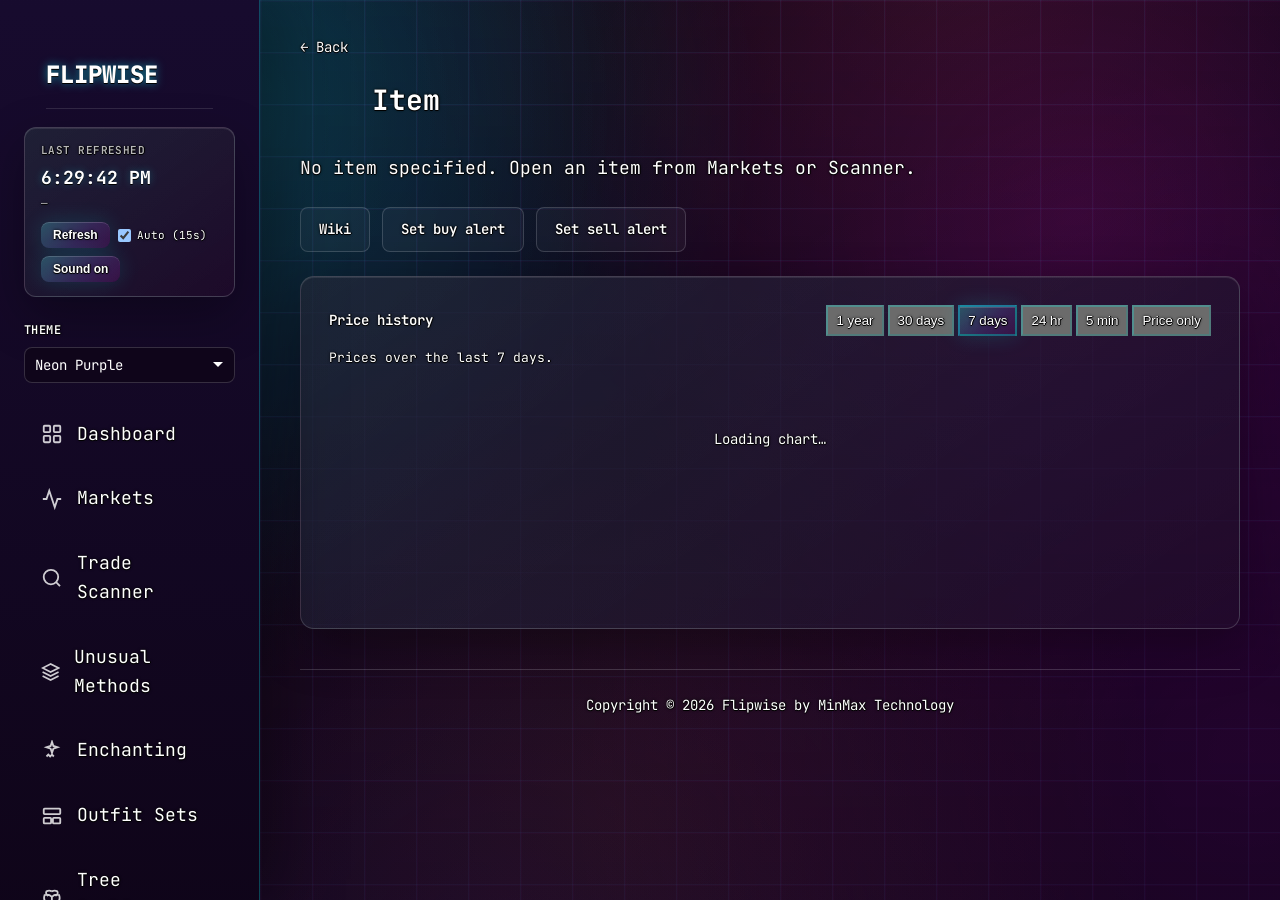
<file: item.html>
<!DOCTYPE html>
<html lang="en">
<head>
    <meta charset="UTF-8">
    <link rel="icon" href="favicon.svg" type="image/svg+xml">
    <meta name="viewport" content="width=device-width, initial-scale=1.0">
    <title>Item - Flipwise</title>
    <link rel="preconnect" href="https://fonts.googleapis.com">
    <link rel="preconnect" href="https://fonts.gstatic.com" crossorigin>
    <link href="https://fonts.googleapis.com/css2?family=Instrument+Sans:wght@400;500;600;700&display=swap" rel="stylesheet">
    <link rel="stylesheet" href="css/flipwise-theme.css">
    <link rel="stylesheet" href="css/flipwise-pages.css">
    <link id="flipwise-neon-theme" rel="stylesheet" href="css/flipwise-standalone.css">
    <script>
    (function () {
      var theme = 'neon';
      try {
        var saved = localStorage.getItem('flipwise-theme');
        if (saved === 'copper' || saved === 'neon' || saved === 'neon-black' || saved === 'neon-blue' || saved === 'neon-red' || saved === 'cycle') theme = saved;
      } catch (e) {}
      document.documentElement.setAttribute('data-theme', theme);
      if (theme === 'copper') {
        var link = document.getElementById('flipwise-neon-theme');
        if (link) link.disabled = true;
      }
    })();
    </script>
</head>
<body>
    <button class="mobile-menu-toggle" id="mobileMenuToggle" aria-label="Toggle menu">
        <div class="hamburger"><span></span><span></span><span></span></div>
    </button>
    <div class="sidebar-overlay" id="sidebarOverlay"></div>
    <div class="dashboard">
        <aside class="sidebar" id="sidebar">
            <div class="sidebar-time">
                <div class="sidebar-time-label">Last refreshed</div>
                <div class="sidebar-time-clock" id="refresh-clock">—</div>
                <div class="sidebar-time-sub" id="refresh-last">—</div>
                <div class="sidebar-time-actions">
                    <button type="button" class="sidebar-time-btn" id="refresh-btn" title="Refresh">Refresh</button>
                    <label class="sidebar-time-auto">
                        <input type="checkbox" id="auto-refresh-checkbox" checked>
                        <span>Auto (15s)</span>
                    </label>
                </div>
            </div>
            <nav class="nav-section">
                <a href="index.html" class="nav-item">
                    <svg class="nav-icon" viewBox="0 0 24 24" fill="none" stroke="currentColor" stroke-width="2">
                        <rect x="3" y="3" width="7" height="7" rx="1"/><rect x="14" y="3" width="7" height="7" rx="1"/>
                        <rect x="3" y="14" width="7" height="7" rx="1"/><rect x="14" y="14" width="7" height="7" rx="1"/>
                    </svg>
                    Dashboard
                </a>
                <a href="markets.html" class="nav-item">
                    <svg class="nav-icon" viewBox="0 0 24 24" fill="none" stroke="currentColor" stroke-width="2">
                        <polyline points="22 12 18 12 15 21 9 3 6 12 2 12"/>
                    </svg>
                    Markets
                </a>
                <a href="scanner.html" class="nav-item">
                    <svg class="nav-icon" viewBox="0 0 24 24" fill="none" stroke="currentColor" stroke-width="2">
                        <circle cx="11" cy="11" r="8"/><line x1="21" y1="21" x2="16.65" y2="16.65"/>
                    </svg>
                    Trade Scanner
                </a>
                <a href="money-makers.html" class="nav-item">
                    <svg class="nav-icon" viewBox="0 0 24 24" fill="none" stroke="currentColor" stroke-width="2">
                        <path d="M12 2L2 7l10 5 10-5-10-5z"/><path d="M2 17l10 5 10-5"/><path d="M2 12l10 5 10-5"/>
                    </svg>
                    Unusual Methods
                </a>
                <a href="enchanting.html" class="nav-item">
                    <svg class="nav-icon" viewBox="0 0 24 24" fill="none" stroke="currentColor" stroke-width="2">
                        <path d="M12 2l1.5 4.5L18 8l-4.5 1.5L12 14l-1.5-4.5L6 8l4.5-1.5L12 2z"/><path d="M6 18l2-2 2 2 2-2 2 2"/>
                    </svg>
                    Enchanting
                </a>
                <a href="outfit-sets.html" class="nav-item">
                    <svg class="nav-icon" viewBox="0 0 24 24" fill="none" stroke="currentColor" stroke-width="2">
                        <rect x="3" y="4" width="18" height="6" rx="1"/><rect x="3" y="14" width="8" height="6" rx="1"/><rect x="13" y="14" width="8" height="6" rx="1"/>
                    </svg>
                    Outfit Sets
                </a>
                <a href="tree-saplings.html" class="nav-item">
                    <svg class="nav-icon" viewBox="0 0 24 24" fill="none" stroke="currentColor" stroke-width="2">
                        <path d="M12 22v-8M12 14c-2-2-5-3-8-2-1 3-1 6 2 8M12 14c2-2 5-3 8-2 1 3 1 6-2 8M12 8c-2-1-4-1-6 0-1 2 0 4 2 5M12 8c2-1 4-1 6 0 1 2 0 4-2 5"/>
                    </svg>
                    Tree Saplings
                </a>
                <a href="decanting.html" class="nav-item">
                    <svg class="nav-icon" viewBox="0 0 24 24" fill="none" stroke="currentColor" stroke-width="2">
                        <path d="M9 2h6v2l1.5 16h-9L9 4V2z"/>
                    </svg>
                    Decanting
                </a>
                <a href="gem-cutting.html" class="nav-item">
                    <svg class="nav-icon" viewBox="0 0 24 24" fill="none" stroke="currentColor" stroke-width="2">
                        <path d="M12 2l9 7-9 13L3 9l9-7z"/><path d="M3 9h18"/>
                    </svg>
                    Gem Cutting
                </a>
                <a href="shops-to-ge.html" class="nav-item">
                    <svg class="nav-icon" viewBox="0 0 24 24" fill="none" stroke="currentColor" stroke-width="2">
                        <path d="M3 9l1-5h16l1 5"></path><path d="M5 9v11h14V9"></path><path d="M9 20v-6h6v6"></path>
                    </svg>
                    Shops to GE
                </a>
            </nav>
        </aside>

        <main class="main-content item-page">
            <div class="item-page-header">
                <button type="button" class="item-page-back" id="itemPageBack">← Back</button>
                <div class="item-page-title-row">
                    <div id="itemPageIcon" class="item-page-icon"></div>
                    <div>
                        <h1 id="itemPageName">Loading…</h1>
                    </div>
                </div>
            </div>

            <div id="itemPageStats" class="item-page-stats"></div>

            <div class="item-page-actions">
                <a id="itemPageWikiLink" class="item-page-action-btn" href="#" target="_blank" rel="noopener noreferrer">Wiki</a>
                <button type="button" class="item-page-action-btn" id="itemAlertBuyBtn">Set buy alert</button>
                <button type="button" class="item-page-action-btn" id="itemAlertSellBtn">Set sell alert</button>
            </div>

            <div class="card item-page-chart-card">
                <div class="flipwise-breakdown-chart-header">
                    <span class="flipwise-breakdown-chart-label">Price history</span>
                    <div class="flipwise-breakdown-chart-tabs" id="itemChartTabs">
                        <button type="button" class="chart-tab" data-lookback="1y">1 year</button>
                        <button type="button" class="chart-tab" data-lookback="30d">30 days</button>
                        <button type="button" class="chart-tab active" data-lookback="7d">7 days</button>
                        <button type="button" class="chart-tab" data-lookback="24h">24 hr</button>
                        <button type="button" class="chart-tab" data-lookback="5m">5 min</button>
                        <button type="button" class="chart-tab" id="chartPriceOnlyBtn" aria-pressed="false">Price only</button>
                    </div>
                </div>
                <p id="chartRangeNote" class="chart-range-note">Prices over the last 7 days.</p>
                <div id="itemPageChart" class="flipwise-breakdown-chart" aria-live="polite">
                    <div class="flipwise-chart-placeholder text-muted">Loading chart…</div>
                </div>
            </div>

            <footer class="copyright">
                Copyright &copy; 2026 Flipwise by MinMax Technology
            </footer>
        </main>
    </div>

    <script src="js/sidebar-clock.js"></script>
    <script src="js/flipwise-data.js"></script>
    <script src="js/flipwise-sounds.js"></script>
    <script src="js/flipwise-alerts.js"></script>
    <script src="js/flipwise-api.js"></script>
    <script src="js/flipwise-refresh.js"></script>
    <script src="js/flipwise-charts.js"></script>
    <script src="js/flipwise-item-page.js"></script>
    <script src="js/flipwise-ui.js"></script>
    <script src="js/flipwise-standalone.js"></script>
</body>
</html>
</file>
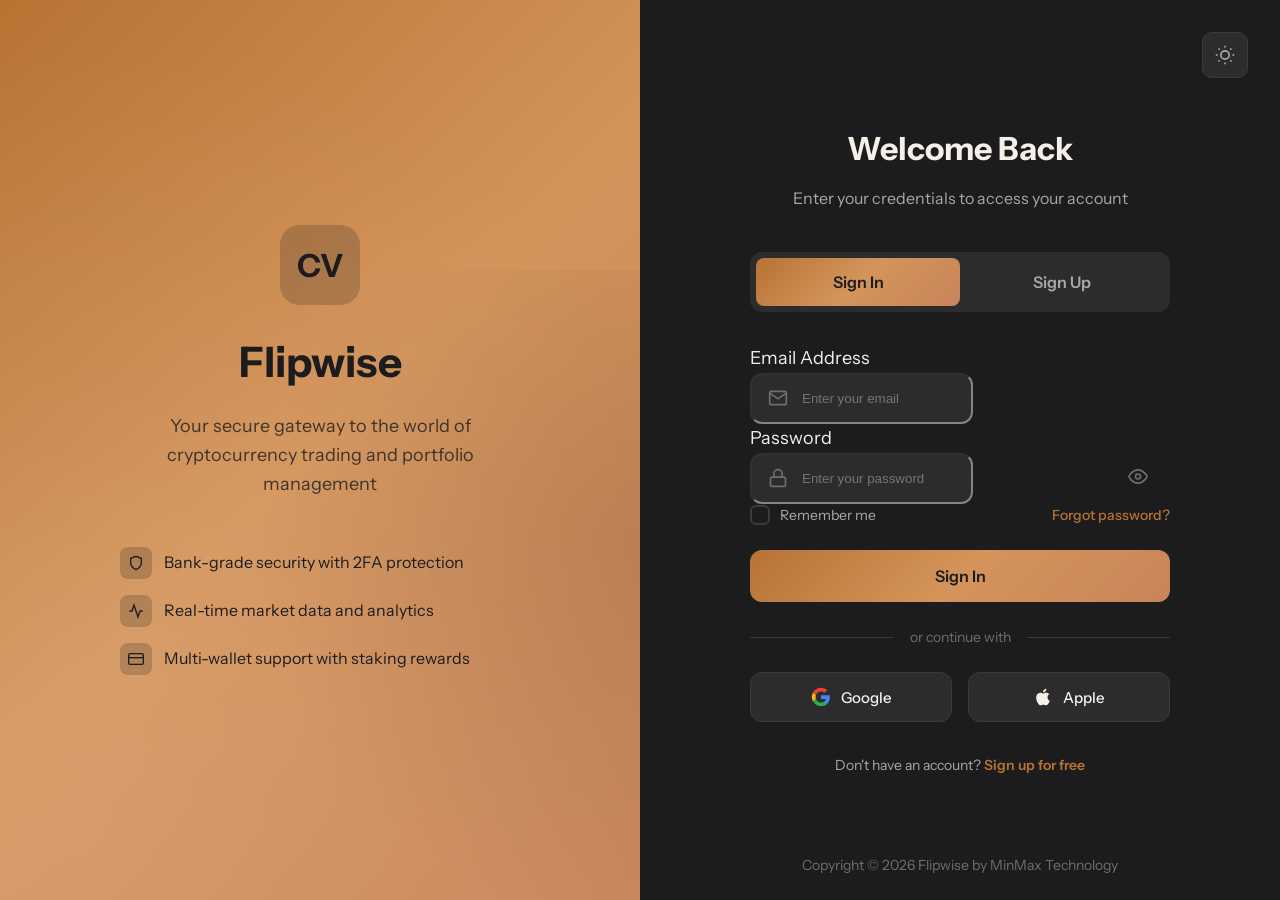
<file: login.html>
<!DOCTYPE html>
<html lang="en" data-theme="copper" data-mode="dark">
<head>
    <meta charset="UTF-8">
    <meta name="viewport" content="width=device-width, initial-scale=1.0">
    <title>Login - Flipwise</title>
    <script>
        // Load theme immediately to prevent flash
        (function() {
            try {
                var p = localStorage.getItem('themePalette') || 'copper';
                var m = localStorage.getItem('themeMode') || localStorage.getItem('theme') || 'dark';
                document.documentElement.setAttribute('data-theme', p);
                document.documentElement.setAttribute('data-mode', m);
            } catch (e) {}
        })();
    </script>
    <link rel="preconnect" href="https://fonts.googleapis.com">
    <link rel="preconnect" href="https://fonts.gstatic.com" crossorigin>
    <link href="https://fonts.googleapis.com/css2?family=Instrument+Sans:wght@400;500;600;700&display=swap" rel="stylesheet">
    <link rel="stylesheet" href="css/flipwise-theme.css">
    <link rel="stylesheet" href="css/flipwise-themes.css">
    <link rel="stylesheet" href="css/flipwise-auth.css">
    <!--

Flipwise authentication

-->
</head>
<body class="auth-page">
    <!-- Left Side - Branding -->
    <div class="auth-branding">
        <div class="branding-content">
            <div class="branding-logo">CV</div>
            <h1 class="branding-title">Flipwise</h1>
            <p class="branding-subtitle">Your secure gateway to the world of cryptocurrency trading and portfolio management</p>
            
            <div class="branding-features">
                <div class="branding-feature">
                    <div class="feature-icon">
                        <svg width="16" height="16" viewBox="0 0 24 24" fill="none" stroke="currentColor" stroke-width="2">
                            <path d="M12 22s8-4 8-10V5l-8-3-8 3v7c0 6 8 10 8 10z"/>
                        </svg>
                    </div>
                    Bank-grade security with 2FA protection
                </div>
                <div class="branding-feature">
                    <div class="feature-icon">
                        <svg width="16" height="16" viewBox="0 0 24 24" fill="none" stroke="currentColor" stroke-width="2">
                            <polyline points="22 12 18 12 15 21 9 3 6 12 2 12"/>
                        </svg>
                    </div>
                    Real-time market data and analytics
                </div>
                <div class="branding-feature">
                    <div class="feature-icon">
                        <svg width="16" height="16" viewBox="0 0 24 24" fill="none" stroke="currentColor" stroke-width="2">
                            <rect x="1" y="4" width="22" height="16" rx="2" ry="2"/>
                            <line x1="1" y1="10" x2="23" y2="10"/>
                        </svg>
                    </div>
                    Multi-wallet support with staking rewards
                </div>
            </div>
        </div>
    </div>

    <!-- Right Side - Form -->
    <div class="auth-form-container">
        <button class="theme-toggle-btn" id="themeToggle">
            <svg width="20" height="20" viewBox="0 0 24 24" fill="none" stroke="currentColor" stroke-width="2">
                <circle cx="12" cy="12" r="5"/>
                <line x1="12" y1="1" x2="12" y2="3"/>
                <line x1="12" y1="21" x2="12" y2="23"/>
                <line x1="4.22" y1="4.22" x2="5.64" y2="5.64"/>
                <line x1="18.36" y1="18.36" x2="19.78" y2="19.78"/>
                <line x1="1" y1="12" x2="3" y2="12"/>
                <line x1="21" y1="12" x2="23" y2="12"/>
                <line x1="4.22" y1="19.78" x2="5.64" y2="18.36"/>
                <line x1="18.36" y1="5.64" x2="19.78" y2="4.22"/>
            </svg>
        </button>

        <div class="auth-form-wrapper">
            <div class="form-header">
                <h1>Welcome Back</h1>
                <p>Enter your credentials to access your account</p>
            </div>

            <!-- Tab Switcher -->
            <div class="auth-tabs">
                <button class="auth-tab active" data-form="login">Sign In</button>
                <button class="auth-tab" data-form="register">Sign Up</button>
            </div>

            <!-- Login Form -->
            <form class="auth-form active" id="loginForm">
                <div class="form-group">
                    <label class="form-label">Email Address</label>
                    <div class="form-input-wrapper">
                        <svg class="input-icon" width="20" height="20" viewBox="0 0 24 24" fill="none" stroke="currentColor" stroke-width="2">
                            <path d="M4 4h16c1.1 0 2 .9 2 2v12c0 1.1-.9 2-2 2H4c-1.1 0-2-.9-2-2V6c0-1.1.9-2 2-2z"/>
                            <polyline points="22,6 12,13 2,6"/>
                        </svg>
                        <input type="email" class="form-input" placeholder="Enter your email" required>
                    </div>
                </div>

                <div class="form-group">
                    <label class="form-label">Password</label>
                    <div class="form-input-wrapper">
                        <svg class="input-icon" width="20" height="20" viewBox="0 0 24 24" fill="none" stroke="currentColor" stroke-width="2">
                            <rect x="3" y="11" width="18" height="11" rx="2" ry="2"/>
                            <path d="M7 11V7a5 5 0 0110 0v4"/>
                        </svg>
                        <input type="password" class="form-input" id="loginPassword" placeholder="Enter your password" required>
                        <button type="button" class="password-toggle" data-target="loginPassword">
                            <svg width="20" height="20" viewBox="0 0 24 24" fill="none" stroke="currentColor" stroke-width="2">
                                <path d="M1 12s4-8 11-8 11 8 11 8-4 8-11 8-11-8-11-8z"/>
                                <circle cx="12" cy="12" r="3"/>
                            </svg>
                        </button>
                    </div>
                </div>

                <div class="form-row">
                    <div class="checkbox-wrapper" id="rememberMe">
                        <div class="checkbox">
                            <svg width="12" height="12" viewBox="0 0 24 24" fill="none" stroke="currentColor" stroke-width="3">
                                <polyline points="20 6 9 17 4 12"/>
                            </svg>
                        </div>
                        <span class="checkbox-label">Remember me</span>
                    </div>
                    <a href="#" class="forgot-link">Forgot password?</a>
                </div>

                <button type="submit" class="submit-btn">Sign In</button>

                <div class="divider">
                    <div class="divider-line"></div>
                    <span class="divider-text">or continue with</span>
                    <div class="divider-line"></div>
                </div>

                <div class="social-buttons">
                    <button type="button" class="social-btn">
                        <svg width="20" height="20" viewBox="0 0 24 24">
                            <path fill="#4285F4" d="M22.56 12.25c0-.78-.07-1.53-.2-2.25H12v4.26h5.92c-.26 1.37-1.04 2.53-2.21 3.31v2.77h3.57c2.08-1.92 3.28-4.74 3.28-8.09z"/>
                            <path fill="#34A853" d="M12 23c2.97 0 5.46-.98 7.28-2.66l-3.57-2.77c-.98.66-2.23 1.06-3.71 1.06-2.86 0-5.29-1.93-6.16-4.53H2.18v2.84C3.99 20.53 7.7 23 12 23z"/>
                            <path fill="#FBBC05" d="M5.84 14.09c-.22-.66-.35-1.36-.35-2.09s.13-1.43.35-2.09V7.07H2.18C1.43 8.55 1 10.22 1 12s.43 3.45 1.18 4.93l2.85-2.22.81-.62z"/>
                            <path fill="#EA4335" d="M12 5.38c1.62 0 3.06.56 4.21 1.64l3.15-3.15C17.45 2.09 14.97 1 12 1 7.7 1 3.99 3.47 2.18 7.07l3.66 2.84c.87-2.6 3.3-4.53 6.16-4.53z"/>
                        </svg>
                        Google
                    </button>
                    <button type="button" class="social-btn">
                        <svg width="20" height="20" viewBox="0 0 24 24" fill="currentColor">
                            <path d="M18.71 19.5c-.83 1.24-1.71 2.45-3.05 2.47-1.34.03-1.77-.79-3.29-.79-1.53 0-2 .77-3.27.82-1.31.05-2.3-1.32-3.14-2.53C4.25 17 2.94 12.45 4.7 9.39c.87-1.52 2.43-2.48 4.12-2.51 1.28-.02 2.5.87 3.29.87.78 0 2.26-1.07 3.81-.91.65.03 2.47.26 3.64 1.98-.09.06-2.17 1.28-2.15 3.81.03 3.02 2.65 4.03 2.68 4.04-.03.07-.42 1.44-1.38 2.83M13 3.5c.73-.83 1.94-1.46 2.94-1.5.13 1.17-.34 2.35-1.04 3.19-.69.85-1.83 1.51-2.95 1.42-.15-1.15.41-2.35 1.05-3.11z"/>
                        </svg>
                        Apple
                    </button>
                </div>

                <p class="form-footer">
                    Don't have an account? <a href="#" id="switchToRegister">Sign up for free</a>
                </p>
            </form>

            <!-- Register Form -->
            <form class="auth-form" id="registerForm">
                <div class="form-group">
                    <label class="form-label">Full Name</label>
                    <div class="form-input-wrapper">
                        <svg class="input-icon" width="20" height="20" viewBox="0 0 24 24" fill="none" stroke="currentColor" stroke-width="2">
                            <path d="M20 21v-2a4 4 0 00-4-4H8a4 4 0 00-4 4v2"/>
                            <circle cx="12" cy="7" r="4"/>
                        </svg>
                        <input type="text" class="form-input" placeholder="Enter your full name" required>
                    </div>
                </div>

                <div class="form-group">
                    <label class="form-label">Email Address</label>
                    <div class="form-input-wrapper">
                        <svg class="input-icon" width="20" height="20" viewBox="0 0 24 24" fill="none" stroke="currentColor" stroke-width="2">
                            <path d="M4 4h16c1.1 0 2 .9 2 2v12c0 1.1-.9 2-2 2H4c-1.1 0-2-.9-2-2V6c0-1.1.9-2 2-2z"/>
                            <polyline points="22,6 12,13 2,6"/>
                        </svg>
                        <input type="email" class="form-input" placeholder="Enter your email" required>
                    </div>
                </div>

                <div class="form-group">
                    <label class="form-label">Password</label>
                    <div class="form-input-wrapper">
                        <svg class="input-icon" width="20" height="20" viewBox="0 0 24 24" fill="none" stroke="currentColor" stroke-width="2">
                            <rect x="3" y="11" width="18" height="11" rx="2" ry="2"/>
                            <path d="M7 11V7a5 5 0 0110 0v4"/>
                        </svg>
                        <input type="password" class="form-input" id="registerPassword" placeholder="Create a password" required>
                        <button type="button" class="password-toggle" data-target="registerPassword">
                            <svg width="20" height="20" viewBox="0 0 24 24" fill="none" stroke="currentColor" stroke-width="2">
                                <path d="M1 12s4-8 11-8 11 8 11 8-4 8-11 8-11-8-11-8z"/>
                                <circle cx="12" cy="12" r="3"/>
                            </svg>
                        </button>
                    </div>
                    <div class="password-strength">
                        <div class="strength-bar"></div>
                        <div class="strength-bar"></div>
                        <div class="strength-bar"></div>
                        <div class="strength-bar"></div>
                    </div>
                    <p class="strength-text">Use 8+ characters with a mix of letters, numbers & symbols</p>
                </div>

                <div class="form-group">
                    <div class="checkbox-wrapper" id="agreeTerms">
                        <div class="checkbox">
                            <svg width="12" height="12" viewBox="0 0 24 24" fill="none" stroke="currentColor" stroke-width="3">
                                <polyline points="20 6 9 17 4 12"/>
                            </svg>
                        </div>
                        <span class="checkbox-label">I agree to the <a href="#" style="color: var(--accent-copper);">Terms of Service</a> and <a href="#" style="color: var(--accent-copper);">Privacy Policy</a></span>
                    </div>
                </div>

                <button type="submit" class="submit-btn">Create Account</button>

                <div class="divider">
                    <div class="divider-line"></div>
                    <span class="divider-text">or continue with</span>
                    <div class="divider-line"></div>
                </div>

                <div class="social-buttons">
                    <button type="button" class="social-btn">
                        <svg width="20" height="20" viewBox="0 0 24 24">
                            <path fill="#4285F4" d="M22.56 12.25c0-.78-.07-1.53-.2-2.25H12v4.26h5.92c-.26 1.37-1.04 2.53-2.21 3.31v2.77h3.57c2.08-1.92 3.28-4.74 3.28-8.09z"/>
                            <path fill="#34A853" d="M12 23c2.97 0 5.46-.98 7.28-2.66l-3.57-2.77c-.98.66-2.23 1.06-3.71 1.06-2.86 0-5.29-1.93-6.16-4.53H2.18v2.84C3.99 20.53 7.7 23 12 23z"/>
                            <path fill="#FBBC05" d="M5.84 14.09c-.22-.66-.35-1.36-.35-2.09s.13-1.43.35-2.09V7.07H2.18C1.43 8.55 1 10.22 1 12s.43 3.45 1.18 4.93l2.85-2.22.81-.62z"/>
                            <path fill="#EA4335" d="M12 5.38c1.62 0 3.06.56 4.21 1.64l3.15-3.15C17.45 2.09 14.97 1 12 1 7.7 1 3.99 3.47 2.18 7.07l3.66 2.84c.87-2.6 3.3-4.53 6.16-4.53z"/>
                        </svg>
                        Google
                    </button>
                    <button type="button" class="social-btn">
                        <svg width="20" height="20" viewBox="0 0 24 24" fill="currentColor">
                            <path d="M18.71 19.5c-.83 1.24-1.71 2.45-3.05 2.47-1.34.03-1.77-.79-3.29-.79-1.53 0-2 .77-3.27.82-1.31.05-2.3-1.32-3.14-2.53C4.25 17 2.94 12.45 4.7 9.39c.87-1.52 2.43-2.48 4.12-2.51 1.28-.02 2.5.87 3.29.87.78 0 2.26-1.07 3.81-.91.65.03 2.47.26 3.64 1.98-.09.06-2.17 1.28-2.15 3.81.03 3.02 2.65 4.03 2.68 4.04-.03.07-.42 1.44-1.38 2.83M13 3.5c.73-.83 1.94-1.46 2.94-1.5.13 1.17-.34 2.35-1.04 3.19-.69.85-1.83 1.51-2.95 1.42-.15-1.15.41-2.35 1.05-3.11z"/>
                        </svg>
                        Apple
                    </button>
                </div>

                <p class="form-footer">
                    Already have an account? <a href="#" id="switchToLogin">Sign in</a>
                </p>
            </form>

            <!-- Success Message -->
            <div class="success-message" id="successMessage">
                <div class="success-icon">
                    <svg width="40" height="40" viewBox="0 0 24 24" fill="none" stroke="currentColor" stroke-width="2">
                        <polyline points="20 6 9 17 4 12"/>
                    </svg>
                </div>
                <h2>Account Created!</h2>
                <p>Check your email to verify your account and get started with Flipwise.</p>
                <button class="submit-btn" onclick="window.location.href='index.html'">Go to Dashboard</button>
            </div>
        </div>

        <p class="copyright">
            Copyright &copy; 2026 Flipwise by MinMax Technology
        </p>
    </div>

    <script src="js/flipwise-ui.js"></script>
</body>
</html>
</file>
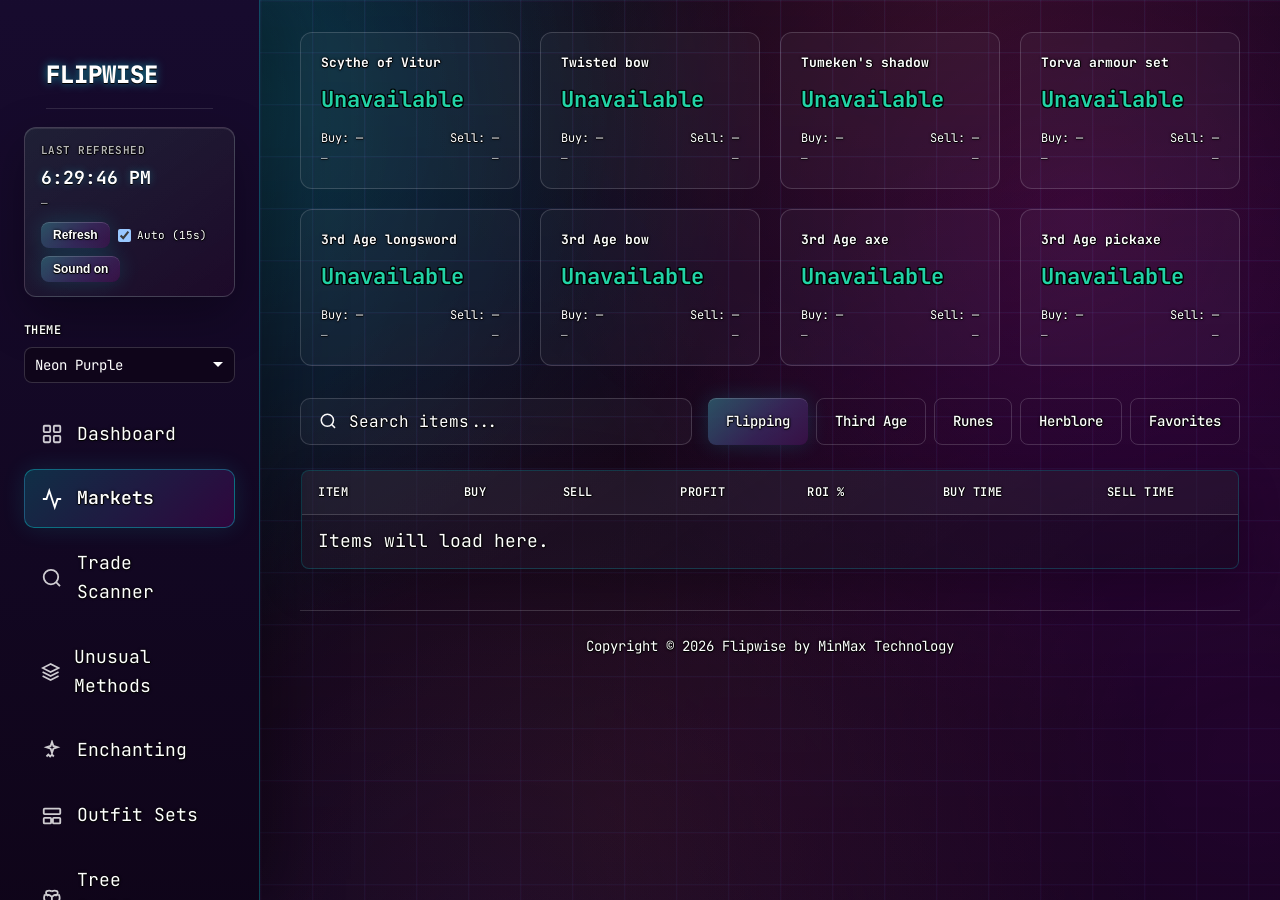
<file: markets.html>
<!DOCTYPE html>
<html lang="en">
<head>
    <meta charset="UTF-8">
    <link rel="icon" href="favicon.svg" type="image/svg+xml">
    <meta name="viewport" content="width=device-width, initial-scale=1.0">
    <title>Markets - Flipwise</title>
    <link rel="preconnect" href="https://fonts.googleapis.com">
    <link rel="preconnect" href="https://fonts.gstatic.com" crossorigin>
    <link href="https://fonts.googleapis.com/css2?family=Instrument+Sans:wght@400;500;600;700&display=swap" rel="stylesheet">
    <link rel="stylesheet" href="css/flipwise-theme.css">
    <link rel="stylesheet" href="css/flipwise-pages.css">
    <link id="flipwise-neon-theme" rel="stylesheet" href="css/flipwise-standalone.css">
    <script>
    (function () {
      var theme = 'neon';
      try {
        var saved = localStorage.getItem('flipwise-theme');
        if (saved === 'copper' || saved === 'neon' || saved === 'neon-black' || saved === 'neon-blue' || saved === 'neon-red' || saved === 'cycle') theme = saved;
      } catch (e) {}
      document.documentElement.setAttribute('data-theme', theme);
      if (theme === 'copper') {
        var link = document.getElementById('flipwise-neon-theme');
        if (link) link.disabled = true;
      }
    })();
    </script>
    <!--

Flipwise markets page

-->
</head>
<body>
    <button class="mobile-menu-toggle" id="mobileMenuToggle" aria-label="Toggle menu">
        <div class="hamburger">
            <span></span>
            <span></span>
            <span></span>
        </div>
    </button>

    <div class="sidebar-overlay" id="sidebarOverlay"></div>

    <div class="dashboard">
        <aside class="sidebar" id="sidebar">
            <div class="sidebar-time">
                <div class="sidebar-time-label">Last refreshed</div>
                <div class="sidebar-time-clock" id="refresh-clock">—</div>
                <div class="sidebar-time-sub" id="refresh-last">—</div>
                <div class="sidebar-time-actions">
                    <button type="button" class="sidebar-time-btn" id="refresh-btn" title="Refresh">Refresh</button>
                    <label class="sidebar-time-auto">
                        <input type="checkbox" id="auto-refresh-checkbox" checked>
                        <span>Auto (15s)</span>
                    </label>
                </div>
            </div>

            <nav class="nav-section">
                <a href="index.html" class="nav-item">
                    <svg class="nav-icon" viewBox="0 0 24 24" fill="none" stroke="currentColor" stroke-width="2">
                        <rect x="3" y="3" width="7" height="7" rx="1"/>
                        <rect x="14" y="3" width="7" height="7" rx="1"/>
                        <rect x="3" y="14" width="7" height="7" rx="1"/>
                        <rect x="14" y="14" width="7" height="7" rx="1"/>
                    </svg>
                    Dashboard
                </a>
                <a href="markets.html" class="nav-item active">
                    <svg class="nav-icon" viewBox="0 0 24 24" fill="none" stroke="currentColor" stroke-width="2">
                        <polyline points="22 12 18 12 15 21 9 3 6 12 2 12"/>
                    </svg>
                    Markets
                </a>
                <a href="scanner.html" class="nav-item">
                    <svg class="nav-icon" viewBox="0 0 24 24" fill="none" stroke="currentColor" stroke-width="2">
                        <circle cx="11" cy="11" r="8"/><line x1="21" y1="21" x2="16.65" y2="16.65"/>
                    </svg>
                    Trade Scanner
                </a>
                <a href="money-makers.html" class="nav-item">
                    <svg class="nav-icon" viewBox="0 0 24 24" fill="none" stroke="currentColor" stroke-width="2">
                        <path d="M12 2L2 7l10 5 10-5-10-5z"/><path d="M2 17l10 5 10-5"/><path d="M2 12l10 5 10-5"/>
                    </svg>
                    Unusual Methods
                </a>
                <a href="enchanting.html" class="nav-item">
                    <svg class="nav-icon" viewBox="0 0 24 24" fill="none" stroke="currentColor" stroke-width="2">
                        <path d="M12 2l1.5 4.5L18 8l-4.5 1.5L12 14l-1.5-4.5L6 8l4.5-1.5L12 2z"/><path d="M6 18l2-2 2 2 2-2 2 2"/>
                    </svg>
                    Enchanting
                </a>
                <a href="outfit-sets.html" class="nav-item">
                    <svg class="nav-icon" viewBox="0 0 24 24" fill="none" stroke="currentColor" stroke-width="2">
                        <rect x="3" y="4" width="18" height="6" rx="1"/><rect x="3" y="14" width="8" height="6" rx="1"/><rect x="13" y="14" width="8" height="6" rx="1"/>
                    </svg>
                    Outfit Sets
                </a>
                <a href="tree-saplings.html" class="nav-item">
                    <svg class="nav-icon" viewBox="0 0 24 24" fill="none" stroke="currentColor" stroke-width="2">
                        <path d="M12 22v-8M12 14c-2-2-5-3-8-2-1 3-1 6 2 8M12 14c2-2 5-3 8-2 1 3 1 6-2 8M12 8c-2-1-4-1-6 0-1 2 0 4 2 5M12 8c2-1 4-1 6 0 1 2 0 4-2 5"/>
                    </svg>
                    Tree Saplings
                </a>
                <a href="decanting.html" class="nav-item">
                    <svg class="nav-icon" viewBox="0 0 24 24" fill="none" stroke="currentColor" stroke-width="2">
                        <path d="M9 2h6v2l1.5 16h-9L9 4V2z"/>
                    </svg>
                    Decanting
                </a>
                <a href="gem-cutting.html" class="nav-item">
                    <svg class="nav-icon" viewBox="0 0 24 24" fill="none" stroke="currentColor" stroke-width="2">
                        <path d="M12 2l9 7-9 13L3 9l9-7z"/>
                        <path d="M3 9h18"/>
                    </svg>
                    Gem Cutting
                </a>
                <a href="shops-to-ge.html" class="nav-item">
                    <svg class="nav-icon" viewBox="0 0 24 24" fill="none" stroke="currentColor" stroke-width="2">
                        <path d="M3 9l1-5h16l1 5"></path>
                        <path d="M5 9v11h14V9"></path>
                        <path d="M9 20v-6h6v6"></path>
                    </svg>
                    Shops to GE
                </a>
            </nav>
        </aside>

        <main class="main-content">
            <!-- Item profit cards -->
            <div class="market-stats">
                <div class="market-stat" data-item-name="Scythe of Vitur (uncharged)">
                    <div class="market-stat-label">Scythe of Vitur</div>
                    <div class="market-stat-value positive" id="item-profit-scythe">—</div>
                    <div class="market-stat-prices">
                        <div class="market-stat-side market-stat-buy">
                            <span id="item-buy-scythe">Buy: —</span>
                            <span class="market-stat-time" id="item-buy-time-scythe">—</span>
                        </div>
                        <div class="market-stat-side market-stat-sell">
                            <span id="item-sell-scythe">Sell: —</span>
                            <span class="market-stat-time" id="item-sell-time-scythe">—</span>
                        </div>
                    </div>
                </div>
                <div class="market-stat" data-item-name="Twisted bow">
                    <div class="market-stat-label">Twisted bow</div>
                    <div class="market-stat-value positive" id="item-profit-tbow">—</div>
                    <div class="market-stat-prices">
                        <div class="market-stat-side market-stat-buy">
                            <span id="item-buy-tbow">Buy: —</span>
                            <span class="market-stat-time" id="item-buy-time-tbow">—</span>
                        </div>
                        <div class="market-stat-side market-stat-sell">
                            <span id="item-sell-tbow">Sell: —</span>
                            <span class="market-stat-time" id="item-sell-time-tbow">—</span>
                        </div>
                    </div>
                </div>
                <div class="market-stat" data-item-name="Tumeken's shadow (uncharged)">
                    <div class="market-stat-label">Tumeken's shadow</div>
                    <div class="market-stat-value positive" id="item-profit-shadow">—</div>
                    <div class="market-stat-prices">
                        <div class="market-stat-side market-stat-buy">
                            <span id="item-buy-shadow">Buy: —</span>
                            <span class="market-stat-time" id="item-buy-time-shadow">—</span>
                        </div>
                        <div class="market-stat-side market-stat-sell">
                            <span id="item-sell-shadow">Sell: —</span>
                            <span class="market-stat-time" id="item-sell-time-shadow">—</span>
                        </div>
                    </div>
                </div>
                <div class="market-stat" data-item-name="Torva armour set">
                    <div class="market-stat-label">Torva armour set</div>
                    <div class="market-stat-value positive" id="item-profit-torva">—</div>
                    <div class="market-stat-prices">
                        <div class="market-stat-side market-stat-buy">
                            <span id="item-buy-torva">Buy: —</span>
                            <span class="market-stat-time" id="item-buy-time-torva">—</span>
                        </div>
                        <div class="market-stat-side market-stat-sell">
                            <span id="item-sell-torva">Sell: —</span>
                            <span class="market-stat-time" id="item-sell-time-torva">—</span>
                        </div>
                    </div>
                </div>
                <div class="market-stat" data-item-name="3rd Age longsword">
                    <div class="market-stat-label">3rd Age longsword</div>
                    <div class="market-stat-value positive" id="item-profit-3a-longsword">—</div>
                    <div class="market-stat-prices">
                        <div class="market-stat-side market-stat-buy">
                            <span id="item-buy-3a-longsword">Buy: —</span>
                            <span class="market-stat-time" id="item-buy-time-3a-longsword">—</span>
                        </div>
                        <div class="market-stat-side market-stat-sell">
                            <span id="item-sell-3a-longsword">Sell: —</span>
                            <span class="market-stat-time" id="item-sell-time-3a-longsword">—</span>
                        </div>
                    </div>
                </div>
                <div class="market-stat" data-item-name="3rd Age bow">
                    <div class="market-stat-label">3rd Age bow</div>
                    <div class="market-stat-value positive" id="item-profit-3a-bow">—</div>
                    <div class="market-stat-prices">
                        <div class="market-stat-side market-stat-buy">
                            <span id="item-buy-3a-bow">Buy: —</span>
                            <span class="market-stat-time" id="item-buy-time-3a-bow">—</span>
                        </div>
                        <div class="market-stat-side market-stat-sell">
                            <span id="item-sell-3a-bow">Sell: —</span>
                            <span class="market-stat-time" id="item-sell-time-3a-bow">—</span>
                        </div>
                    </div>
                </div>
                <div class="market-stat" data-item-name="3rd Age axe">
                    <div class="market-stat-label">3rd Age axe</div>
                    <div class="market-stat-value positive" id="item-profit-3a-axe">—</div>
                    <div class="market-stat-prices">
                        <div class="market-stat-side market-stat-buy">
                            <span id="item-buy-3a-axe">Buy: —</span>
                            <span class="market-stat-time" id="item-buy-time-3a-axe">—</span>
                        </div>
                        <div class="market-stat-side market-stat-sell">
                            <span id="item-sell-3a-axe">Sell: —</span>
                            <span class="market-stat-time" id="item-sell-time-3a-axe">—</span>
                        </div>
                    </div>
                </div>
                <div class="market-stat" data-item-name="3rd Age pickaxe">
                    <div class="market-stat-label">3rd Age pickaxe</div>
                    <div class="market-stat-value positive" id="item-profit-3a-pickaxe">—</div>
                    <div class="market-stat-prices">
                        <div class="market-stat-side market-stat-buy">
                            <span id="item-buy-3a-pickaxe">Buy: —</span>
                            <span class="market-stat-time" id="item-buy-time-3a-pickaxe">—</span>
                        </div>
                        <div class="market-stat-side market-stat-sell">
                            <span id="item-sell-3a-pickaxe">Sell: —</span>
                            <span class="market-stat-time" id="item-sell-time-3a-pickaxe">—</span>
                        </div>
                    </div>
                </div>
            </div>

            <!-- Search and Filters -->
            <div class="search-filters">
                <div class="search-box">
                    <svg width="20" height="20" viewBox="0 0 24 24" fill="none" stroke="currentColor" stroke-width="2">
                        <circle cx="11" cy="11" r="8"/>
                        <line x1="21" y1="21" x2="16.65" y2="16.65"/>
                    </svg>
                    <input type="text" placeholder="Search items..." id="searchInput">
                </div>
                <div class="filter-tabs">
                    <button class="filter-tab active" data-filter="items">Flipping</button>
                    <button class="filter-tab" data-filter="third_age">Third Age</button>
                    <button class="filter-tab" data-filter="runes">Runes</button>
                    <button class="filter-tab" data-filter="herblore">Herblore</button>
                    <button type="button" class="filter-tab" id="favoritesOnlyBtn" aria-pressed="false">Favorites</button>
                </div>
            </div>
            <p id="herbloreNote" class="filter-note" hidden>Grand Exchange flip margin on these potions, not cleaning profit.</p>

            <!-- Content Grid (full width: table uses space where Trending/Fear & Greed were) -->
            <div class="content-grid content-grid--full">
                <!-- Market Table -->
                <div class="card">
                    <table class="market-table">
                        <thead>
                            <tr id="marketTableHeadRow">
                                <th class="market-table__th-item market-table__th-sortable" data-sort="item">Item</th>
                                <th class="market-table__th-num text-right market-table__th-sortable" data-sort="low">Buy</th>
                                <th class="market-table__th-num text-right market-table__th-sortable" data-sort="high">Sell</th>
                                <th class="market-table__th-num text-right market-table__th-sortable" data-sort="profit">Profit</th>
                                <th class="market-table__th-num text-right market-table__th-sortable" data-sort="roi">ROI %</th>
                                <th class="market-table__th-num text-right market-table__th-sortable" data-sort="lowTime">Buy time</th>
                                <th class="market-table__th-num text-right market-table__th-sortable" data-sort="highTime">Sell time</th>
                                <th class="market-table__th-star"></th>
                            </tr>
                        </thead>
                        <tbody id="marketsTableBody">
                            <tr>
                                <td colspan="8" class="text-muted">Items will load here.</td>
                            </tr>
                        </tbody>
                    </table>
                    <nav class="table-pager" id="marketsPager" aria-label="Market pages" hidden></nav>
                </div>
            </div>

            <footer class="copyright">
                Copyright &copy; 2026 Flipwise by MinMax Technology
            </footer>
        </main>
    </div>

    <script src="js/sidebar-clock.js"></script>
    <script src="js/flipwise-data.js"></script>
    <script src="js/flipwise-sounds.js"></script>
    <script src="js/flipwise-alerts.js"></script>
    <script src="js/flipwise-context-menu.js"></script>
    <script src="js/flipwise-api.js"></script>
    <script>
      (function() {
        var REFRESH_RATE_MS = 15000; // 15 seconds, match Python
        var AUTO_REFRESH_KEY = 'flipwise-auto-refresh';
        var items = [
          { name: 'Scythe of Vitur (uncharged)', id: 'item-profit-scythe', buyId: 'item-buy-scythe', sellId: 'item-sell-scythe', buyTimeId: 'item-buy-time-scythe', sellTimeId: 'item-sell-time-scythe' },
          { name: 'Twisted bow', id: 'item-profit-tbow', buyId: 'item-buy-tbow', sellId: 'item-sell-tbow', buyTimeId: 'item-buy-time-tbow', sellTimeId: 'item-sell-time-tbow' },
          { name: "Tumeken's shadow (uncharged)", id: 'item-profit-shadow', buyId: 'item-buy-shadow', sellId: 'item-sell-shadow', buyTimeId: 'item-buy-time-shadow', sellTimeId: 'item-sell-time-shadow' },
          { name: 'Torva armour set', id: 'item-profit-torva', buyId: 'item-buy-torva', sellId: 'item-sell-torva', buyTimeId: 'item-buy-time-torva', sellTimeId: 'item-sell-time-torva' },
          { name: '3rd Age longsword', id: 'item-profit-3a-longsword', buyId: 'item-buy-3a-longsword', sellId: 'item-sell-3a-longsword', buyTimeId: 'item-buy-time-3a-longsword', sellTimeId: 'item-sell-time-3a-longsword' },
          { name: '3rd Age bow', id: 'item-profit-3a-bow', buyId: 'item-buy-3a-bow', sellId: 'item-sell-3a-bow', buyTimeId: 'item-buy-time-3a-bow', sellTimeId: 'item-sell-time-3a-bow' },
          { name: '3rd Age axe', id: 'item-profit-3a-axe', buyId: 'item-buy-3a-axe', sellId: 'item-sell-3a-axe', buyTimeId: 'item-buy-time-3a-axe', sellTimeId: 'item-sell-time-3a-axe' },
          { name: '3rd Age pickaxe', id: 'item-profit-3a-pickaxe', buyId: 'item-buy-3a-pickaxe', sellId: 'item-sell-3a-pickaxe', buyTimeId: 'item-buy-time-3a-pickaxe', sellTimeId: 'item-sell-time-3a-pickaxe' }
        ];
        var lastRefreshTime = null;
        try {
          var savedTs = localStorage.getItem('flipwise-last-refresh-ts') || sessionStorage.getItem('flipwise-last-refresh-ts');
          if (savedTs) { var n = parseInt(savedTs, 10); if (!isNaN(n) && n > 0) lastRefreshTime = n; }
        } catch (e) {}
        var lastData = null;
        var currentFilter = 'items'; /* default tab: Flipping */
        var searchQuery = '';
        var pageIndex = 0;
        var PAGE_SIZE = 20;
        var autoRefreshInterval = null;
        var clockEl = document.getElementById('refresh-clock');
        var lastEl = document.getElementById('refresh-last');
        var refreshBtn = document.getElementById('refresh-btn');
        var autoCheckbox = document.getElementById('auto-refresh-checkbox');

        function fmtProfit(p) {
          if (p == null) return '—';
          var s = p >= 0 ? '+' : '';
          return s + Number(p).toLocaleString() + ' gp';
        }
        function currentTimeStr() {
          var d = new Date();
          return d.toLocaleTimeString([], { hour: 'numeric', minute: '2-digit' });
        }
        function timeAgo(ts) {
          if (ts == null || ts === undefined) return '—';
          var ms = typeof ts === 'number' && ts < 1e12 ? ts * 1000 : ts;
          var sec = Math.floor((Date.now() - ms) / 1000);
          if (sec < 60) return 'Just now';
          if (sec < 3600) return Math.floor(sec / 60) + ' min ago';
          return (sec / 3600).toFixed(1) + ' hr ago';
        }
        function updateClock() {
          if (lastEl && lastRefreshTime) lastEl.textContent = 'Refreshed ' + timeAgo(lastRefreshTime);
        }
        function fillCards(data) {
          items.forEach(function(it) {
            var el = document.getElementById(it.id);
            if (!el) return;
            var d = getDataByName(data, it.name);
            var buyEl = it.buyId ? document.getElementById(it.buyId) : null;
            var sellEl = it.sellId ? document.getElementById(it.sellId) : null;
            var buyTimeEl = it.buyTimeId ? document.getElementById(it.buyTimeId) : null;
            var sellTimeEl = it.sellTimeId ? document.getElementById(it.sellTimeId) : null;
            if (!d) {
              el.textContent = '—';
              if (buyEl) buyEl.textContent = 'Buy: —';
              if (sellEl) sellEl.textContent = 'Sell: —';
              if (buyTimeEl) buyTimeEl.textContent = '—';
              if (sellTimeEl) sellTimeEl.textContent = '—';
            } else {
              el.textContent = fmtProfit(d.profit);
              el.className = 'market-stat-value ' + (d.profit > 0 ? 'positive' : d.profit < 0 ? 'negative' : '');
              if (buyEl) buyEl.textContent = 'Buy: ' + (d.low != null ? Number(d.low).toLocaleString() : '—');
              if (sellEl) sellEl.textContent = 'Sell: ' + (d.high != null ? Number(d.high).toLocaleString() : '—');
              if (buyTimeEl) buyTimeEl.textContent = timeAgo(d.lowTime);
              if (sellTimeEl) sellTimeEl.textContent = timeAgo(d.highTime);
            }
          });
        }
        function getDatasetForFilter(data, filter) {
          if (!data) return null;
          if (filter === 'items') return data.itemData || {};
          if (filter === 'runes') return data.runesData || {};
          if (filter === 'herblore') return data.herbloreData || {};
          if (filter === 'third_age') return data.thirdAgeData || {};
          return data.itemData || {};
        }
        function getDataByName(data, name) {
          if (!data) return null;
          return (data.itemData && data.itemData[name]) || (data.thirdAgeData && data.thirdAgeData[name]) ||
            (data.runesData && data.runesData[name]) || (data.herbloreData && data.herbloreData[name]) ||
            (data.scannerData && data.scannerData[name]) || null;
        }
        var sortColumn = 'profit';  /* default: most profitable first */
        var favoritesOnly = false;
        var sortDir = 'desc';
        var FAVORITES_KEY = 'flipwise-favorites';
        var PINNED_KEY = 'flipwise-pinned';
        function getFavorites() {
          try {
            var raw = localStorage.getItem(FAVORITES_KEY);
            return raw ? JSON.parse(raw) : [];
          } catch (e) { return []; }
        }
        function setFavorites(arr) {
          try { localStorage.setItem(FAVORITES_KEY, JSON.stringify(arr)); } catch (e) {}
        }
        function getPinned() {
          try {
            var raw = localStorage.getItem(PINNED_KEY);
            return raw ? JSON.parse(raw) : [];
          } catch (e) { return []; }
        }
        function setPinned(arr) {
          try { localStorage.setItem(PINNED_KEY, JSON.stringify(arr)); } catch (e) {}
        }
        function togglePin(name) {
          var arr = getPinned();
          var i = arr.indexOf(name);
          if (i >= 0) arr.splice(i, 1);
          else arr.push(name);
          setPinned(arr);
        }
        function toggleFavorite(name) {
          var arr = getFavorites();
          var i = arr.indexOf(name);
          if (i >= 0) arr.splice(i, 1);
          else arr.push(name);
          setFavorites(arr);
        }
        function isFavorite(name) {
          return getFavorites().indexOf(name) >= 0;
        }
        function updateTableHeader() {
          var row = document.getElementById('marketTableHeadRow');
          if (!row) return;
          var isVolumeTable = currentFilter === 'runes' || currentFilter === 'herblore';
          if (isVolumeTable) {
            row.innerHTML =
              '<th class="market-table__th-item market-table__th-sortable" data-sort="item">Item</th>' +
              '<th class="market-table__th-num text-right market-table__th-sortable" data-sort="low">Buy</th>' +
              '<th class="market-table__th-num text-right market-table__th-sortable" data-sort="high">Sell</th>' +
              '<th class="market-table__th-num text-right market-table__th-sortable" data-sort="profitPer">Profit Per</th>' +
              '<th class="market-table__th-num text-right market-table__th-sortable" data-sort="profitLimit">Profit Limit</th>' +
              '<th class="market-table__th-star"></th>';
          } else {
            row.innerHTML =
              '<th class="market-table__th-item market-table__th-sortable" data-sort="item">Item</th>' +
              '<th class="market-table__th-num text-right market-table__th-sortable" data-sort="low">Buy</th>' +
              '<th class="market-table__th-num text-right market-table__th-sortable" data-sort="high">Sell</th>' +
              '<th class="market-table__th-num text-right market-table__th-sortable" data-sort="profit">Profit</th>' +
              '<th class="market-table__th-num text-right market-table__th-sortable" data-sort="roi">ROI %</th>' +
              '<th class="market-table__th-num text-right market-table__th-sortable" data-sort="lowTime">Buy time</th>' +
              '<th class="market-table__th-num text-right market-table__th-sortable" data-sort="highTime">Sell time</th>' +
              '<th class="market-table__th-star"></th>';
          }
          setSortIndicator();
        }
        function setSortIndicator() {
          var row = document.getElementById('marketTableHeadRow');
          if (!row) return;
          row.querySelectorAll('th[data-sort]').forEach(function(th) {
            var col = th.getAttribute('data-sort');
            th.classList.remove('sort-asc', 'sort-desc');
            th.removeAttribute('aria-sort');
            if (col === sortColumn) {
              th.classList.add(sortDir === 'asc' ? 'sort-asc' : 'sort-desc');
              th.setAttribute('aria-sort', sortDir === 'asc' ? 'ascending' : 'descending');
            }
          });
        }
        function renderPager(pagerId, total) {
          var el = document.getElementById(pagerId);
          if (!el) return;
          if (!total) {
            el.hidden = true;
            el.innerHTML = '';
            return;
          }
          var pages = Math.ceil(total / PAGE_SIZE);
          if (pageIndex >= pages) pageIndex = pages - 1;
          if (pageIndex < 0) pageIndex = 0;
          var start = pageIndex * PAGE_SIZE;
          var end = Math.min(start + PAGE_SIZE, total);
          var html = '<span class="table-pager__status">Showing ' + (start + 1).toLocaleString() + '–' + end.toLocaleString() + ' of ' + total.toLocaleString() + '</span>';
          html += '<button type="button" class="table-pager__btn" data-page="prev"' + (pageIndex === 0 ? ' disabled' : '') + '>Previous</button>';
          var windowSize = 7;
          var from = 0;
          var to = pages;
          if (pages > windowSize) {
            from = pageIndex - 3;
            if (from < 0) from = 0;
            to = from + windowSize;
            if (to > pages) {
              to = pages;
              from = to - windowSize;
            }
          }
          for (var i = from; i < to; i++) {
            var current = i === pageIndex;
            html += '<button type="button" class="table-pager__btn' + (current ? ' is-current' : '') + '" data-page="' + i + '"' + (current ? ' aria-current="page"' : '') + '>' + (i + 1) + '</button>';
          }
          html += '<button type="button" class="table-pager__btn" data-page="next"' + (pageIndex >= pages - 1 ? ' disabled' : '') + '>Next</button>';
          el.hidden = false;
          el.innerHTML = html;
        }
        function fillTable(data, scrollToTable) {
          updateTableHeader();
          var tbody = document.getElementById('marketsTableBody');
          if (!tbody) return;
          var dataset = getDatasetForFilter(data, currentFilter);
          var rows = [];
          if (dataset && typeof dataset === 'object') {
            for (var name in dataset) {
              if (Object.prototype.hasOwnProperty.call(dataset, name))
                rows.push({ name: name, d: dataset[name] });
            }
          }
          if (searchQuery) {
            var q = searchQuery.trim().toLowerCase();
            rows = rows.filter(function(r) { return (r.name || '').toLowerCase().indexOf(q) >= 0; });
          }
          if (favoritesOnly) {
            rows = rows.filter(function(r) { return isFavorite(r.name); });
          }
          var note = document.getElementById('herbloreNote');
          if (note) note.hidden = currentFilter !== 'herblore';
          var pinned = getPinned();
          var key = sortColumn;
          var mult = sortDir === 'asc' ? -1 : 1;
          rows.sort(function(a, b) {
            var pa = pinned.indexOf(a.name) >= 0 ? 0 : 1;
            var pb = pinned.indexOf(b.name) >= 0 ? 0 : 1;
            if (pa !== pb) return pa - pb;
            if (key === 'item') {
              var sa = (a.name || '').toLowerCase();
              var sb = (b.name || '').toLowerCase();
              var nameCmp = sa > sb ? 1 : sa < sb ? -1 : 0;
              return sortDir === 'asc' ? nameCmp : -nameCmp;
            }
            var va = a.d[key];
            var vb = b.d[key];
            if (key === 'profit' || key === 'low' || key === 'high' || key === 'roi' || key === 'profitPer' || key === 'profitLimit') {
              va = va != null ? Number(va) : -Infinity;
              vb = vb != null ? Number(vb) : -Infinity;
              return mult * (vb - va);
            }
            if (key === 'highTime' || key === 'lowTime') {
              va = va != null ? va : 0;
              vb = vb != null ? vb : 0;
              return mult * (vb - va);
            }
            return 0;
          });
          var isVolumeTable = currentFilter === 'runes' || currentFilter === 'herblore';
          var colCount = isVolumeTable ? 6 : 8;
          tbody.innerHTML = '';
          renderPager('marketsPager', rows.length);
          if (rows.length === 0) {
            var tr = document.createElement('tr');
            var msg = !dataset ? 'Items will load here.' : favoritesOnly && !searchQuery.trim() ? 'No favorites in this list.' : searchQuery.trim() ? 'No items match your search.' : 'No items for this filter.';
            tr.innerHTML = '<td colspan="' + colCount + '" class="text-muted">' + msg + '</td>';
            tbody.appendChild(tr);
            return;
          }
          var pageStart = pageIndex * PAGE_SIZE;
          rows.slice(pageStart, pageStart + PAGE_SIZE).forEach(function(r) {
            var d = r.d;
            var low = d.low != null ? Number(d.low).toLocaleString() : '—';
            var high = d.high != null ? Number(d.high).toLocaleString() : '—';
            var tr = document.createElement('tr');
            var fav = isFavorite(r.name);
            var pinMark = pinned.indexOf(r.name) >= 0 ? '<span class="pin-mark">Pinned</span>' : '';
            if (pinned.indexOf(r.name) >= 0) tr.classList.add('is-pinned');
            if (isVolumeTable) {
              var profitPer = d.profitPer != null ? d.profitPer : 0;
              var profitLimit = d.profitLimit != null ? d.profitLimit : 0;
              var perClass = profitPer > 0 ? 'positive' : profitPer < 0 ? 'negative' : '';
              var limitClass = profitLimit > 0 ? 'positive' : profitLimit < 0 ? 'negative' : '';
              tr.innerHTML =
                '<td class="market-table__td-item"><div class="coin-cell"><span class="coin-icon">' + itemIconHtml(d, r.name.charAt(0)) + '</span><span class="coin-name">' + escapeHtml(r.name) + pinMark + '</span></div></td>' +
                '<td class="text-right market-table__td-num">' + low + '</td>' +
                '<td class="text-right market-table__td-num">' + high + '</td>' +
                '<td class="text-right market-table__td-num change-cell ' + perClass + '">' + escapeHtml(fmtProfit(d.profitPer)) + '</td>' +
                '<td class="text-right market-table__td-num change-cell ' + limitClass + '">' + escapeHtml(fmtProfit(d.profitLimit)) + '</td>' +
                '<td class="market-table__td-star"><button type="button" class="star-btn' + (fav ? ' star-btn--on' : '') + '" aria-label="Favorite" title="' + (fav ? 'Unfavorite' : 'Favorite') + '" data-item-name="' + escapeHtml(r.name) + '">' + (fav ? '★' : '☆') + '</button></td>';
            } else {
              var profit = d.profit != null ? d.profit : 0;
              var profitClass = profit > 0 ? 'positive' : profit < 0 ? 'negative' : '';
              var roi = d.roi != null ? Number(d.roi).toFixed(1) + '%' : '—';
              var buyTime = timeAgo(d.lowTime);
              var sellTime = timeAgo(d.highTime);
              var hasBuyAlert = window.FlipwiseAlerts && window.FlipwiseAlerts.hasAlert(r.name, 'buy');
              var hasSellAlert = window.FlipwiseAlerts && window.FlipwiseAlerts.hasAlert(r.name, 'sell');
              var buyTimeClass = 'text-right market-table__td-num' + (hasBuyAlert ? ' market-table__td-alert-active' : '');
              var sellTimeClass = 'text-right market-table__td-num' + (hasSellAlert ? ' market-table__td-alert-active' : '');
              var buyTimeTitle = hasBuyAlert ? ' title="Buy Alert Set"' : '';
              var sellTimeTitle = hasSellAlert ? ' title="Sell Alert Set"' : '';
              tr.innerHTML =
                '<td class="market-table__td-item"><div class="coin-cell"><span class="coin-icon">' + itemIconHtml(d, r.name.charAt(0)) + '</span><span class="coin-name">' + escapeHtml(r.name) + pinMark + '</span></div></td>' +
                '<td class="text-right market-table__td-num">' + low + '</td>' +
                '<td class="text-right market-table__td-num">' + high + '</td>' +
                '<td class="text-right market-table__td-num change-cell ' + profitClass + '">' + escapeHtml(fmtProfit(d.profit)) + '</td>' +
                '<td class="text-right market-table__td-num">' + roi + '</td>' +
                '<td class="' + buyTimeClass + '"' + buyTimeTitle + '>' + escapeHtml(buyTime) + '</td>' +
                '<td class="' + sellTimeClass + '"' + sellTimeTitle + '>' + escapeHtml(sellTime) + '</td>' +
                '<td class="market-table__td-star"><button type="button" class="star-btn' + (fav ? ' star-btn--on' : '') + '" aria-label="Favorite" title="' + (fav ? 'Unfavorite' : 'Favorite') + '" data-item-name="' + escapeHtml(r.name) + '">' + (fav ? '★' : '☆') + '</button></td>';
            }
            tr.dataset.itemName = r.name;
            tr.addEventListener('contextmenu', function(e) {
              var name = tr.dataset.itemName;
              if (!name) return;
              var dataset = getDatasetForFilter(lastData, currentFilter);
              var rowData = dataset && dataset[name];
              if (window.FlipwiseContextMenu) {
                window.FlipwiseContextMenu.show(e, name, currentFilter, {
                  idByName: (lastData && lastData.idByName) || {},
                  pinnedSet: getPinned(),
                  onTogglePin: function() { togglePin(name); if (lastData) fillTable(lastData); },
                  onAddAlert: function(n, side) {
                    var d = getDataByName(lastData, n);
                    if (!d) return;
                    var ts = side === 'buy' ? d.lowTime : d.highTime;
                    if (window.FlipwiseAlerts) window.FlipwiseAlerts.setAlert(n, side, ts != null ? ts : 0);
                    if (window.FlipwiseSounds) window.FlipwiseSounds.playAlertSet();
                    if (window.FlipwiseAlerts) window.FlipwiseAlerts.appendEvent(n + ' ' + side + ' alert set.', 'alert-set');
                    if (lastData) fillTable(lastData);
                  },
                  onClearAlert: function(n, side) {
                    if (window.FlipwiseAlerts) window.FlipwiseAlerts.clearAlert(n, side);
                    if (window.FlipwiseSounds) window.FlipwiseSounds.playAlertSet();
                    if (window.FlipwiseAlerts) window.FlipwiseAlerts.appendEvent(n + ' ' + side + ' alert cleared.', 'alert-clear');
                    if (lastData) fillTable(lastData);
                  },
                  onBreakdown: function(n) {
                    if (window.FlipwiseItemNav) FlipwiseItemNav.go(n);
                  },
                  onVisitWiki: function() {}
                });
              }
            });
            tbody.appendChild(tr);
          });
          tbody.querySelectorAll('.star-btn').forEach(function(btn) {
            btn.addEventListener('click', function() {
              var name = btn.getAttribute('data-item-name');
              if (!name) return;
              toggleFavorite(name);
              if (favoritesOnly && lastData) {
                fillTable(lastData);
                return;
              }
              var on = isFavorite(name);
              btn.classList.toggle('star-btn--on', on);
              btn.textContent = on ? '★' : '☆';
              btn.setAttribute('title', on ? 'Unfavorite' : 'Favorite');
            });
          });
          if (scrollToTable) {
            var card = tbody.closest('.card');
            if (card && card.scrollIntoView) card.scrollIntoView({ block: 'start' });
          }
        }
        var WIKI_ICON_BASE = 'https://oldschool.runescape.wiki/images/';
        function itemIconHtml(d, fallbackLetter) {
          var letter = (fallbackLetter || (d && (d.name || '').charAt(0)) || '');
          if (d && d.icon) {
            var filename = String(d.icon).replace(/ /g, '_');
            var url = WIKI_ICON_BASE + encodeURIComponent(filename);
            return '<img src="' + escapeHtml(url) + '" alt="" class="item-icon" loading="lazy" referrerpolicy="no-referrer" data-fallback="' + escapeHtml(letter) + '" onerror="var f=this.getAttribute(\'data-fallback\')||\'?\'; var s=document.createElement(\'span\'); s.className=\'item-icon-fallback\'; s.textContent=f; this.parentNode.replaceChild(s,this);">';
          }
          return '<span class="item-icon-fallback">' + escapeHtml(letter) + '</span>';
        }
        function escapeHtml(s) {
          if (s == null) return '';
          var div = document.createElement('div');
          div.textContent = s;
          return div.innerHTML;
        }
        function doRefresh() {
          if (refreshBtn) refreshBtn.disabled = true;
          if (typeof FlipwiseAPI === 'undefined') {
            items.forEach(function(it) {
              var el = document.getElementById(it.id);
              if (el) el.textContent = 'Unavailable';
            });
            if (refreshBtn) refreshBtn.disabled = false;
            return;
          }
          FlipwiseAPI.refresh().then(function(data) {
            if (window.FlipwiseAPI.acceptRefresh && !window.FlipwiseAPI.acceptRefresh(data)) return;
            lastRefreshTime = Date.now();
            var tsStr = String(lastRefreshTime);
            try {
              localStorage.setItem('flipwise-last-refresh-ts', tsStr);
              sessionStorage.setItem('flipwise-last-refresh-ts', tsStr);
            } catch (e) {}
            lastData = data;
            fillCards(data);
            fillTable(data);
            updateClock();
          }).catch(function() {
            items.forEach(function(it) {
              var el = document.getElementById(it.id);
              if (el) el.textContent = 'Unavailable';
            });
          }).finally(function() {
            if (refreshBtn) refreshBtn.disabled = false;
          });
        }
        if (clockEl) {
          updateClock();
          setInterval(updateClock, 60000);
        }
        function startAutoRefresh() {
          stopAutoRefresh();
          if (!autoCheckbox || !autoCheckbox.checked) return;
          autoRefreshInterval = setInterval(doRefresh, REFRESH_RATE_MS);
        }
        function stopAutoRefresh() {
          if (autoRefreshInterval) {
            clearInterval(autoRefreshInterval);
            autoRefreshInterval = null;
          }
        }
        if (autoCheckbox) {
          try {
            var saved = localStorage.getItem(AUTO_REFRESH_KEY);
            if (saved !== null) autoCheckbox.checked = saved === 'true';
          } catch (e) {}
          autoCheckbox.addEventListener('change', function() {
            try { localStorage.setItem(AUTO_REFRESH_KEY, autoCheckbox.checked); } catch (e) {}
            if (autoCheckbox.checked) startAutoRefresh();
            else stopAutoRefresh();
          });
        }
        if (refreshBtn) refreshBtn.addEventListener('click', doRefresh);
        (function wireFilters() {
          var tabs = document.querySelectorAll('.filter-tab');
          tabs.forEach(function(tab) {
            tab.addEventListener('click', function() {
              currentFilter = tab.getAttribute('data-filter') || 'items';
              if (currentFilter === 'runes' || currentFilter === 'herblore') {
                sortColumn = 'profitLimit';
                sortDir = 'desc';
              } else {
                sortColumn = 'profit';
                sortDir = 'desc';
              }
              tabs.forEach(function(t) { t.classList.remove('active'); });
              tab.classList.add('active');
              pageIndex = 0;
              if (lastData) fillTable(lastData);
            });
          });
          var favBtn = document.getElementById('favoritesOnlyBtn');
          if (favBtn) {
            favBtn.addEventListener('click', function() {
              favoritesOnly = !favoritesOnly;
              favBtn.classList.toggle('is-on', favoritesOnly);
              favBtn.setAttribute('aria-pressed', favoritesOnly ? 'true' : 'false');
              pageIndex = 0;
              if (lastData) fillTable(lastData);
            });
          }
        })();
        (function wireTableSort() {
          var table = document.querySelector('.market-table');
          if (!table) return;
          table.addEventListener('click', function(e) {
            var th = e.target && e.target.closest ? e.target.closest('th[data-sort]') : null;
            if (!th) return;
            var col = th.getAttribute('data-sort');
            if (!col) return;
            if (sortColumn === col) sortDir = sortDir === 'asc' ? 'desc' : 'asc';
            else { sortColumn = col; sortDir = 'desc'; }
            setSortIndicator();
            pageIndex = 0;
            if (lastData) fillTable(lastData);
          });
        })();
        (function wireSearch() {
          var searchEl = document.getElementById('searchInput');
          if (!searchEl) return;
          searchEl.addEventListener('input', function() {
            searchQuery = searchEl.value;
            pageIndex = 0;
            if (lastData) fillTable(lastData);
          });
        })();
        (function wirePager() {
          var el = document.getElementById('marketsPager');
          if (!el) return;
          el.addEventListener('click', function(e) {
            var btn = e.target.closest ? e.target.closest('[data-page]') : null;
            if (!btn || btn.disabled) return;
            var v = btn.getAttribute('data-page');
            var next = pageIndex;
            if (v === 'prev') next = pageIndex - 1;
            else if (v === 'next') next = pageIndex + 1;
            else next = parseInt(v, 10);
            if (isNaN(next) || next === pageIndex) return;
            pageIndex = next;
            if (lastData) fillTable(lastData, true);
          });
        })();
        doRefresh();
        startAutoRefresh();
      })();
    </script>
    <script src="js/flipwise-item-nav.js"></script>
    <script src="js/flipwise-ui.js"></script>
    <script src="js/flipwise-standalone.js"></script>

</html>
</file>
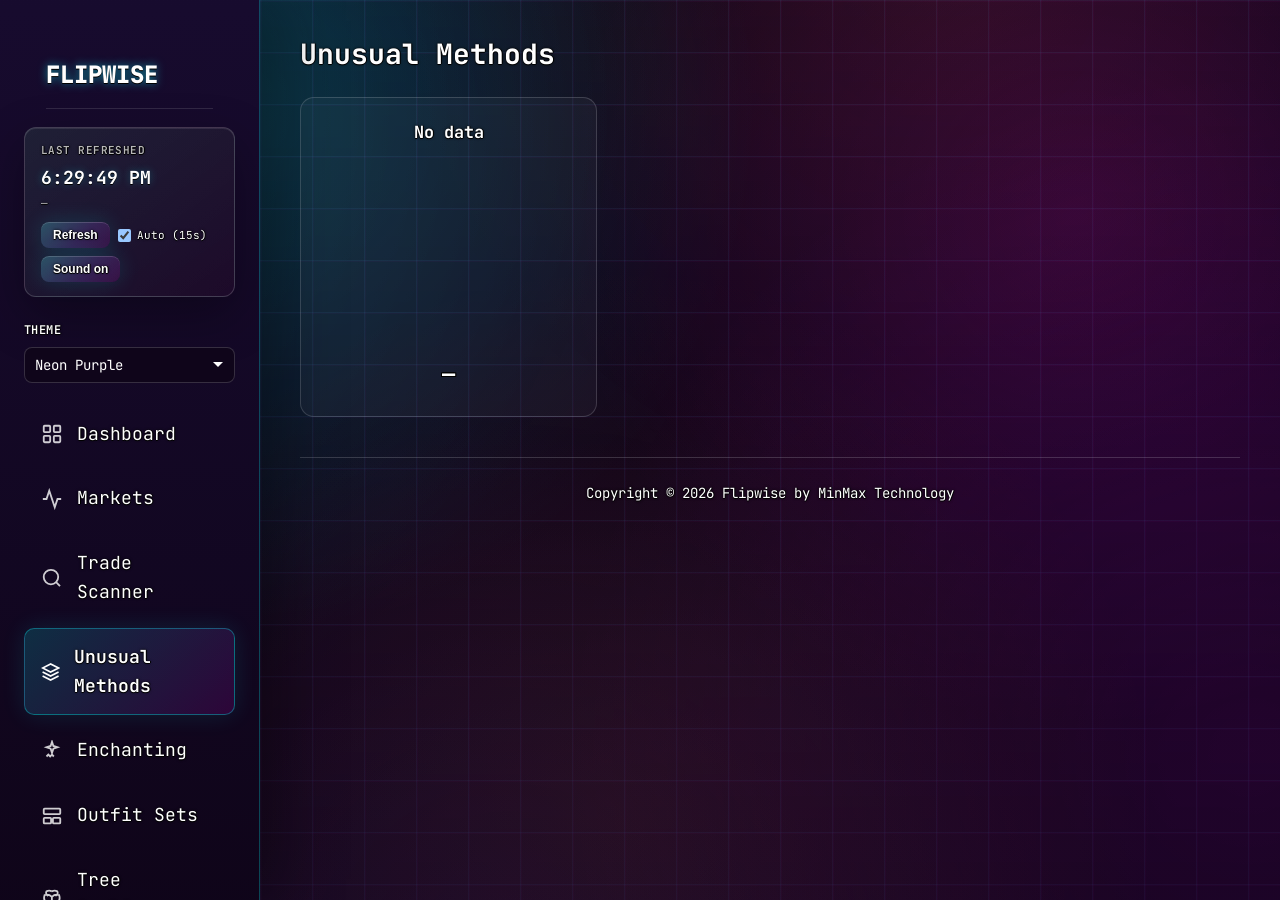
<file: money-makers.html>
<!DOCTYPE html>
<html lang="en">
<head>
    <meta charset="UTF-8">
    <link rel="icon" href="favicon.svg" type="image/svg+xml">
    <meta name="viewport" content="width=device-width, initial-scale=1.0">
    <title>Unusual Methods - Flipwise</title>
    <link rel="preconnect" href="https://fonts.googleapis.com">
    <link rel="preconnect" href="https://fonts.gstatic.com" crossorigin>
    <link href="https://fonts.googleapis.com/css2?family=Instrument+Sans:wght@400;500;600;700&display=swap" rel="stylesheet">
    <link rel="stylesheet" href="css/flipwise-theme.css">
    <link rel="stylesheet" href="css/flipwise-pages.css">
    <link id="flipwise-neon-theme" rel="stylesheet" href="css/flipwise-standalone.css">
    <script>
    (function () {
      var theme = 'neon';
      try {
        var saved = localStorage.getItem('flipwise-theme');
        if (saved === 'copper' || saved === 'neon' || saved === 'neon-black' || saved === 'neon-blue' || saved === 'neon-red' || saved === 'cycle') theme = saved;
      } catch (e) {}
      document.documentElement.setAttribute('data-theme', theme);
      if (theme === 'copper') {
        var link = document.getElementById('flipwise-neon-theme');
        if (link) link.disabled = true;
      }
    })();
    </script>
</head>
<body>
    <button class="mobile-menu-toggle" id="mobileMenuToggle" aria-label="Toggle menu">
        <div class="hamburger"><span></span><span></span><span></span></div>
    </button>
    <div class="sidebar-overlay" id="sidebarOverlay"></div>
    <div class="dashboard">
        <aside class="sidebar" id="sidebar">
            <div class="sidebar-time">
                <div class="sidebar-time-label">Last refreshed</div>
                <div class="sidebar-time-clock" id="refresh-clock">—</div>
                <div class="sidebar-time-sub" id="refresh-last">—</div>
                <div class="sidebar-time-actions">
                    <button type="button" class="sidebar-time-btn" id="refresh-btn" title="Refresh">Refresh</button>
                    <label class="sidebar-time-auto">
                        <input type="checkbox" id="auto-refresh-checkbox" checked>
                        <span>Auto (15s)</span>
                    </label>
                </div>
            </div>
            <nav class="nav-section">
                <a href="index.html" class="nav-item">
                    <svg class="nav-icon" viewBox="0 0 24 24" fill="none" stroke="currentColor" stroke-width="2">
                        <rect x="3" y="3" width="7" height="7" rx="1"/><rect x="14" y="3" width="7" height="7" rx="1"/>
                        <rect x="3" y="14" width="7" height="7" rx="1"/><rect x="14" y="14" width="7" height="7" rx="1"/>
                    </svg>
                    Dashboard
                </a>
                <a href="markets.html" class="nav-item">
                    <svg class="nav-icon" viewBox="0 0 24 24" fill="none" stroke="currentColor" stroke-width="2">
                        <polyline points="22 12 18 12 15 21 9 3 6 12 2 12"/>
                    </svg>
                    Markets
                </a>
                <a href="scanner.html" class="nav-item">
                    <svg class="nav-icon" viewBox="0 0 24 24" fill="none" stroke="currentColor" stroke-width="2">
                        <circle cx="11" cy="11" r="8"/><line x1="21" y1="21" x2="16.65" y2="16.65"/>
                    </svg>
                    Trade Scanner
                </a>
                <a href="money-makers.html" class="nav-item active">
                    <svg class="nav-icon" viewBox="0 0 24 24" fill="none" stroke="currentColor" stroke-width="2">
                        <path d="M12 2L2 7l10 5 10-5-10-5z"/><path d="M2 17l10 5 10-5"/><path d="M2 12l10 5 10-5"/>
                    </svg>
                    Unusual Methods
                </a>
                <a href="enchanting.html" class="nav-item">
                    <svg class="nav-icon" viewBox="0 0 24 24" fill="none" stroke="currentColor" stroke-width="2">
                        <path d="M12 2l1.5 4.5L18 8l-4.5 1.5L12 14l-1.5-4.5L6 8l4.5-1.5L12 2z"/><path d="M6 18l2-2 2 2 2-2 2 2"/>
                    </svg>
                    Enchanting
                </a>
                <a href="outfit-sets.html" class="nav-item">
                    <svg class="nav-icon" viewBox="0 0 24 24" fill="none" stroke="currentColor" stroke-width="2">
                        <rect x="3" y="4" width="18" height="6" rx="1"/><rect x="3" y="14" width="8" height="6" rx="1"/><rect x="13" y="14" width="8" height="6" rx="1"/>
                    </svg>
                    Outfit Sets
                </a>
                <a href="tree-saplings.html" class="nav-item">
                    <svg class="nav-icon" viewBox="0 0 24 24" fill="none" stroke="currentColor" stroke-width="2">
                        <path d="M12 22v-8M12 14c-2-2-5-3-8-2-1 3-1 6 2 8M12 14c2-2 5-3 8-2 1 3 1 6-2 8M12 8c-2-1-4-1-6 0-1 2 0 4 2 5M12 8c2-1 4-1 6 0 1 2 0 4-2 5"/>
                    </svg>
                    Tree Saplings
                </a>
                <a href="decanting.html" class="nav-item">
                    <svg class="nav-icon" viewBox="0 0 24 24" fill="none" stroke="currentColor" stroke-width="2">
                        <path d="M9 2h6v2l1.5 16h-9L9 4V2z"/>
                    </svg>
                    Decanting
                </a>
                <a href="gem-cutting.html" class="nav-item">
                    <svg class="nav-icon" viewBox="0 0 24 24" fill="none" stroke="currentColor" stroke-width="2">
                        <path d="M12 2l9 7-9 13L3 9l9-7z"/>
                        <path d="M3 9h18"/>
                    </svg>
                    Gem Cutting
                </a>
                <a href="shops-to-ge.html" class="nav-item">
                    <svg class="nav-icon" viewBox="0 0 24 24" fill="none" stroke="currentColor" stroke-width="2">
                        <path d="M3 9l1-5h16l1 5"></path>
                        <path d="M5 9v11h14V9"></path>
                        <path d="M9 20v-6h6v6"></path>
                    </svg>
                    Shops to GE
                </a>
            </nav>
        </aside>
        <main class="main-content">
            <h1 class="page-heading">Unusual Methods</h1>
            <div class="balance-cards" id="moneyMakerTiles">
                <div class="balance-card"><div class="balance-label">Loading…</div><div class="balance-value">—</div><div class="balance-change">—</div></div>
            </div>
            <footer class="copyright">Copyright &copy; 2026 Flipwise by MinMax Technology</footer>
        </main>
    </div>
    <script src="js/flipwise-data.js"></script>
    <script src="js/flipwise-sounds.js"></script>
    <script src="js/flipwise-alerts.js"></script>
    <script src="js/flipwise-api.js"></script>
    <script src="js/flipwise-refresh.js"></script>
    <script src="js/sidebar-clock.js"></script>
    <script src="js/flipwise-item-nav.js"></script>
    <script>
(function() {
  var container = document.getElementById('moneyMakerTiles');

  function escapeHtml(s) {
    if (s == null) return '';
    var div = document.createElement('div');
    div.textContent = s;
    return div.innerHTML;
  }

  function formatValue(profit, unit) {
    if (profit == null || profit === 0) return '—';
    var n = Number(profit);
    var suffix = unit === 'gp/hr' ? ' gp/hr' : ' gp';
    return (n >= 0 ? '+' : '') + n.toLocaleString() + suffix;
  }

  function fmtNum(n) {
    if (n == null || isNaN(n)) return '—';
    return Number(n).toLocaleString();
  }

  var WIKI_ICON_BASE = 'https://oldschool.runescape.wiki/images/';
  function iconImg(icon) {
    if (!icon) return '';
    var filename = String(icon).replace(/ /g, '_');
    var url = WIKI_ICON_BASE + encodeURIComponent(filename);
    return '<img class="mm-item-icon" src="' + escapeHtml(url) + '" alt="">';
  }
  function rowWithIcon(icon, label, val, itemName) {
    var left = icon ? ('<span class="mm-row-left">' + iconImg(icon) + '<span class="mm-label">' + label + '</span></span>') : ('<span class="mm-label">' + label + '</span>');
    var attr = itemName ? ' data-item-name="' + escapeHtml(itemName) + '"' : '';
    return '<div class="mm-row"' + attr + '>' + left + '<span class="mm-val">' + val + '</span></div>';
  }
  function taxRow(tax) {
    if (tax == null || isNaN(tax)) return '';
    return '<div class="mm-row"><span class="mm-label">GE Tax: </span><span class="mm-val">' + fmtNum(tax) + ' gp</span></div>';
  }

  function buildBreakdownHtml(t) {
    var b = t.breakdown;
    if (!b) return '';
    var F = window.Flipwise;
    var key = t.key;
    var html = [];
    if (key === 'knife' && b.knives && b.knives.length) {
      var best = b.best_knife || '';
      b.knives.forEach(function(k) {
        var rowClass = (k.name === best) ? ' mm-row mm-winner' : ' mm-row';
        var icon = iconImg(k.icon);
        var left = k.icon ? ('<span class="mm-row-left">' + icon + '<span class="mm-label">' + escapeHtml(k.name) + ': </span></span>') : ('<span class="mm-label">' + escapeHtml(k.name) + ': </span>');
        html.push('<div class="' + rowClass + '" data-item-name="' + escapeHtml(k.name) + '">' + left + '<span class="mm-val">B: ' + fmtNum(k.buy) + ' S: ' + fmtNum(k.sell) + '</span></div>');
      });
      html.push(taxRow(b.tax));
    } else if (key === 'cannon') {
      var cannonItems = (F && F.CANNON_ITEMS) || [{ name: 'Cannon base' }, { name: 'Cannon stand' }, { name: 'Cannon barrels' }, { name: 'Cannon furnace' }];
      var partIcons = b.part_icons || [];
      [b.part1, b.part2, b.part3, b.part4].forEach(function(val, i) {
        var partName = cannonItems[i] ? cannonItems[i].name : 'Part';
        html.push(rowWithIcon(partIcons[i], 'GE ' + escapeHtml(partName) + ': ', fmtNum(val) + ' gp', partName));
      });
      html.push(rowWithIcon(b.cannon_icon, 'GE Cannon: ', fmtNum(b.cannon_sell) + ' gp', 'Dwarf multicannon'));
      html.push(taxRow(b.tax));
      var pp = b.parts_profit;
      var np = b.nulodion_profit;
      var partsStr = (pp != null) ? ((pp >= 0 ? '+' : '') + fmtNum(pp) + ' gp') : '—';
      var nulStr = (np != null) ? ((np >= 0 ? '+' : '') + fmtNum(np) + ' gp') : '—';
      var partsWin = (pp != null && np != null && pp >= np);
      var nulWin = (np != null && (pp == null || np > pp));
      html.push('<div class="mm-row' + (partsWin ? ' mm-winner' : '') + '"><span class="mm-label">GE Bought Parts: </span><span class="mm-val">' + partsStr + '</span></div>');
      html.push('<div class="mm-row' + (nulWin ? ' mm-winner' : '') + '"><span class="mm-label">Nulodion: </span><span class="mm-val">' + nulStr + '</span></div>');
    } else if (key === 'odium' && (F && F.ODIUM_SHARD_ITEMS)) {
      var odiumIcons = b.part_icons || [];
      F.ODIUM_SHARD_ITEMS.forEach(function(item, i) {
        var v = [b.part1, b.part2, b.part3][i];
        html.push(rowWithIcon(odiumIcons[i], escapeHtml(item.name) + ': ', fmtNum(v) + ' gp', item.name));
      });
      html.push(rowWithIcon(b.ward_icon, 'Odium ward: ', fmtNum(b.ward_sell) + ' gp', 'Odium ward'));
      html.push(taxRow(b.tax));
    } else if (key === 'malediction' && (F && F.MALEDICTION_SHARD_ITEMS)) {
      var malIcons = b.part_icons || [];
      F.MALEDICTION_SHARD_ITEMS.forEach(function(item, i) {
        var v = [b.part1, b.part2, b.part3][i];
        html.push(rowWithIcon(malIcons[i], escapeHtml(item.name) + ': ', fmtNum(v) + ' gp', item.name));
      });
      html.push(rowWithIcon(b.ward_icon, 'Malediction ward: ', fmtNum(b.ward_sell) + ' gp', 'Malediction ward'));
      html.push(taxRow(b.tax));
    } else if (key === 'bandit') {
      html.push(rowWithIcon(b.ge_sell_icon, 'Bandit Trader: ', '750 gp', "Bandit's brew"));
      html.push(rowWithIcon(b.ge_sell_icon, 'GE Sell Rate: ', fmtNum(b.ge_sell) + ' gp', "Bandit's brew"));
      html.push(taxRow(b.tax));
      if (b.ge_sell_after_tax != null) {
        html.push('<div class="mm-row"><span class="mm-label">After tax: </span><span class="mm-val">' + fmtNum(b.ge_sell_after_tax) + ' gp</span></div>');
      }
      var profitPerStr = (b.profit_per != null) ? ((b.profit_per >= 0 ? '+' : '') + fmtNum(b.profit_per) + ' gp') : '—';
      html.push('<div class="mm-row"><span class="mm-label">Profit per: </span><span class="mm-val">' + profitPerStr + '</span></div>');
      var rate = b.hourly_rate != null ? b.hourly_rate : 929;
      var perHourStr = (b.profit_per_hour != null) ? ((b.profit_per_hour >= 0 ? '+' : '') + fmtNum(b.profit_per_hour) + ' gp') : '—';
      html.push('<div class="mm-row' + (b.profit_per_hour != null && b.profit_per_hour >= 0 ? ' mm-winner' : (b.profit_per_hour != null && b.profit_per_hour < 0 ? ' mm-negative' : '')) + '"><span class="mm-label">Per Hour (~' + rate + '): </span><span class="mm-val">' + perHourStr + '</span></div>');
    } else if (key === 'sandworms') {
      html.push(rowWithIcon(b.pack_icon || b.sandworm_icon, 'Sandworms Pack: ', fmtNum(b.pack_gp) + ' gp', 'Sandworms'));
      html.push(rowWithIcon(b.sandworm_icon, 'Pack Quantity: ', fmtNum(b.pack_qty), 'Sandworms'));
      html.push(rowWithIcon(b.sandworm_icon, 'Cost Each: ', fmtNum(b.cost_each) + ' gp', 'Sandworms'));
      html.push(rowWithIcon(b.sandworm_icon, 'GE Sell Rate: ', fmtNum(b.ge_sell) + ' gp', 'Sandworms'));
      html.push(taxRow(b.tax));
      if (b.ge_sell_after_tax != null) {
        html.push('<div class="mm-row"><span class="mm-label">After tax: </span><span class="mm-val">' + fmtNum(b.ge_sell_after_tax) + ' gp</span></div>');
      }
      var sandwormEachStr = (b.profit_per != null) ? ((b.profit_per >= 0 ? '+' : '') + fmtNum(b.profit_per) + ' gp') : '—';
      html.push('<div class="mm-row"><span class="mm-label">Profit each: </span><span class="mm-val">' + sandwormEachStr + '</span></div>');
      var sandwormPackStr = (b.profit_per_pack != null) ? ((b.profit_per_pack >= 0 ? '+' : '') + fmtNum(b.profit_per_pack) + ' gp') : '—';
      html.push('<div class="mm-row' + (b.profit_per_pack != null && b.profit_per_pack >= 0 ? ' mm-winner' : (b.profit_per_pack != null && b.profit_per_pack < 0 ? ' mm-negative' : '')) + '"><span class="mm-label">Profit per pack: </span><span class="mm-val">' + sandwormPackStr + '</span></div>');
      var sandwormRate = b.hourly_rate != null ? b.hourly_rate : 5400;
      var sandwormHourStr = (b.profit_per_hour != null) ? ((b.profit_per_hour >= 0 ? '+' : '') + fmtNum(b.profit_per_hour) + ' gp') : '—';
      html.push('<div class="mm-row' + (b.profit_per_hour != null && b.profit_per_hour >= 0 ? ' mm-winner' : (b.profit_per_hour != null && b.profit_per_hour < 0 ? ' mm-negative' : '')) + '"><span class="mm-label">Per Hour (~' + sandwormRate + '): </span><span class="mm-val">' + sandwormHourStr + '</span></div>');
    } else if (key === 'soul_rune') {
      html.push('<div class="mm-row"><span class="mm-label">Wizard Akutha (50): </span><span class="mm-val">308 gp</span></div>');
      html.push('<div class="mm-row mm-winner"><span class="mm-label">Wizard Akutha (100): </span><span class="mm-val">315 gp</span></div>');
      html.push('<div class="mm-row"><span class="mm-label">Wizard Akutha (150): </span><span class="mm-val">338 gp</span></div>');
      html.push(rowWithIcon(b.ge_buy_icon, 'Approx. GE Price: ', fmtNum(b.ge_buy) + ' gp', 'Soul rune'));
      html.push(taxRow(b.tax));
      if (b.ge_buy_after_tax != null) {
        html.push('<div class="mm-row"><span class="mm-label">After tax: </span><span class="mm-val">' + fmtNum(b.ge_buy_after_tax) + ' gp</span></div>');
      }
    } else if (key === 'lockpicks') {
      html.push(rowWithIcon(b.ge_buy_icon, 'Lockpick Cost: ', fmtNum(b.fixed_gp) + ' gp', 'Lockpick'));
      html.push(rowWithIcon(b.ge_buy_icon, 'GE Price: ', fmtNum(b.ge_price) + ' gp', 'Lockpick'));
      html.push(taxRow(b.tax));
      if (b.ge_price_after_tax != null) {
        html.push('<div class="mm-row"><span class="mm-label">After tax: </span><span class="mm-val">' + fmtNum(b.ge_price_after_tax) + ' gp</span></div>');
      }
      var profitPerStrL = (b.profit_per != null) ? ((b.profit_per >= 0 ? '+' : '') + fmtNum(b.profit_per) + ' gp') : '—';
      html.push('<div class="mm-row"><span class="mm-label">Profit per: </span><span class="mm-val">' + profitPerStrL + '</span></div>');
      var rateL = b.hourly_rate != null ? b.hourly_rate : 6000;
      var perHourStrL = (b.profit_per_hour != null) ? ((b.profit_per_hour >= 0 ? '+' : '') + fmtNum(b.profit_per_hour) + ' gp') : '—';
      html.push('<div class="mm-row' + (b.profit_per_hour != null && b.profit_per_hour >= 0 ? ' mm-winner' : (b.profit_per_hour != null && b.profit_per_hour < 0 ? ' mm-negative' : '')) + '"><span class="mm-label">Per Hour (~' + rateL + '): </span><span class="mm-val">' + perHourStrL + '</span></div>');
    } else if (key === 'dragonbreath') {
      html.push(rowWithIcon(b.dragonfruit_icon, 'Cost Per: ', fmtNum(b.cost_per) + ' gp', 'Dragonfruit'));
      html.push(rowWithIcon(b.dragonfruit_icon, 'Cost Per 10: ', fmtNum(b.cost_per_10) + ' gp', 'Dragonfruit'));
      html.push(rowWithIcon(b.product_icon, 'Bottled Dragonbreath: ', fmtNum(b.product_value) + ' gp', 'Bottled dragonbreath'));
      html.push(taxRow(b.tax));
      if (b.product_after_tax != null) {
        html.push('<div class="mm-row"><span class="mm-label">After tax: </span><span class="mm-val">' + fmtNum(b.product_after_tax) + ' gp</span></div>');
      }
      var profitPerStrD = (b.profit_per != null) ? ((b.profit_per >= 0 ? '+' : '') + fmtNum(b.profit_per) + ' gp') : '—';
      html.push('<div class="mm-row"><span class="mm-label">Profit per: </span><span class="mm-val">' + profitPerStrD + '</span></div>');
      var rateD = b.hourly_rate != null ? b.hourly_rate : 450;
      var perHourStrD = (b.profit_per_hour != null) ? ((b.profit_per_hour >= 0 ? '+' : '') + fmtNum(b.profit_per_hour) + ' gp') : '—';
      html.push('<div class="mm-row' + (b.profit_per_hour != null && b.profit_per_hour >= 0 ? ' mm-winner' : (b.profit_per_hour != null && b.profit_per_hour < 0 ? ' mm-negative' : '')) + '"><span class="mm-label">Per Hour (~' + rateD + '): </span><span class="mm-val">' + perHourStrD + '</span></div>');
    } else if (key === 'mithril_seeds') {
      html.push(rowWithIcon(b.seed_icon, 'Shop price: ', fmtNum(b.fixed_gp) + ' gp', 'Mithril seeds'));
      html.push(rowWithIcon(b.seed_icon, 'GE price: ', fmtNum(b.ge_price) + ' gp', 'Mithril seeds'));
      html.push(taxRow(b.tax));
      if (b.ge_price_after_tax != null) {
        html.push('<div class="mm-row"><span class="mm-label">After tax: </span><span class="mm-val">' + fmtNum(b.ge_price_after_tax) + ' gp</span></div>');
      }
      var profitPerStrM = (b.profit_per != null) ? ((b.profit_per >= 0 ? '+' : '') + fmtNum(b.profit_per) + ' gp') : '—';
      html.push('<div class="mm-row"><span class="mm-label">Profit per: </span><span class="mm-val">' + profitPerStrM + '</span></div>');
      var rateM = b.hourly_rate != null ? b.hourly_rate : 1945;
      var perHourStrM = (b.profit_per_hour != null) ? ((b.profit_per_hour >= 0 ? '+' : '') + fmtNum(b.profit_per_hour) + ' gp') : '—';
      html.push('<div class="mm-row' + (b.profit_per_hour != null && b.profit_per_hour >= 0 ? ' mm-winner' : (b.profit_per_hour != null && b.profit_per_hour < 0 ? ' mm-negative' : '')) + '"><span class="mm-label">Per Hour (~' + rateM + '): </span><span class="mm-val">' + perHourStrM + '</span></div>');
    } else if (b.materials && b.materials.length) {
      b.materials.forEach(function(m) {
        var label = escapeHtml(m.name) + (m.qty > 1 ? ' × ' + m.qty : '') + ': ';
        html.push(rowWithIcon(m.icon, label, fmtNum(m.cost) + ' gp', m.name));
      });
      html.push(rowWithIcon(b.product_icon, escapeHtml(b.product_name || 'Output') + ': ', fmtNum(b.product_value) + ' gp', b.product_name || ''));
      html.push(taxRow(b.tax));
    }
    if (html.length === 0) return '';
    return '<div class="mm-tile-breakdown">' + html.join('') + '</div>';
  }

  function renderTiles(tiles, bestKey) {
    if (!container) return;
    container.innerHTML = '';
    if (!tiles || tiles.length === 0) {
      container.innerHTML = '<div class="balance-card mm-tile"><div class="mm-tile-title">No data</div><div class="mm-tile-breakdown"></div><div class="mm-tile-profit">—</div></div>';
      return;
    }
    tiles.forEach(function(t) {
      var isPrimary = bestKey && t.key === bestKey && t.profit > 0;
      var card = document.createElement('div');
      card.className = 'balance-card mm-tile' + (isPrimary ? ' primary' : '');
      if (t.itemName) card.setAttribute('data-item-name', t.itemName);
      var displayProfit = (t.key === 'sandworms' && t.breakdown && t.breakdown.profit_per_hour != null) ? t.breakdown.profit_per_hour : t.profit;
      var valueStr = displayProfit > 0 ? formatValue(displayProfit, t.unit) : (displayProfit < 0 ? formatValue(displayProfit, t.unit) : 'Inactive');
      if (displayProfit === 0) valueStr = 'Inactive';
      var profitClass = 'mm-tile-profit' + (displayProfit > 0 ? ' positive' : (displayProfit < 0 ? ' negative' : ''));
      var breakdownHtml = buildBreakdownHtml(t);
      card.innerHTML =
        '<div class="mm-tile-title">' + escapeHtml(t.title) + '</div>' +
        breakdownHtml +
        '<div class="' + profitClass + '">' + escapeHtml(valueStr) + '</div>';
      container.appendChild(card);
    });
  }

  if (typeof FlipwiseRefresh !== 'undefined') {
    FlipwiseRefresh.bind({
      onData: function(data) {
        renderTiles(data.moneyMakerTiles || [], data.moneyMakerBestKey || null);
      },
      onError: function() {
        renderTiles([], null);
      }
    });
  } else if (typeof FlipwiseAPI !== 'undefined') {
    FlipwiseAPI.refresh().then(function(data) {
      renderTiles(data.moneyMakerTiles || [], data.moneyMakerBestKey || null);
    }).catch(function() {
      renderTiles([], null);
    });
  } else {
    renderTiles([], null);
  }
})();
    </script>
    <script src="js/flipwise-ui.js"></script>
    <script src="js/flipwise-standalone.js"></script>

</html>
</file>
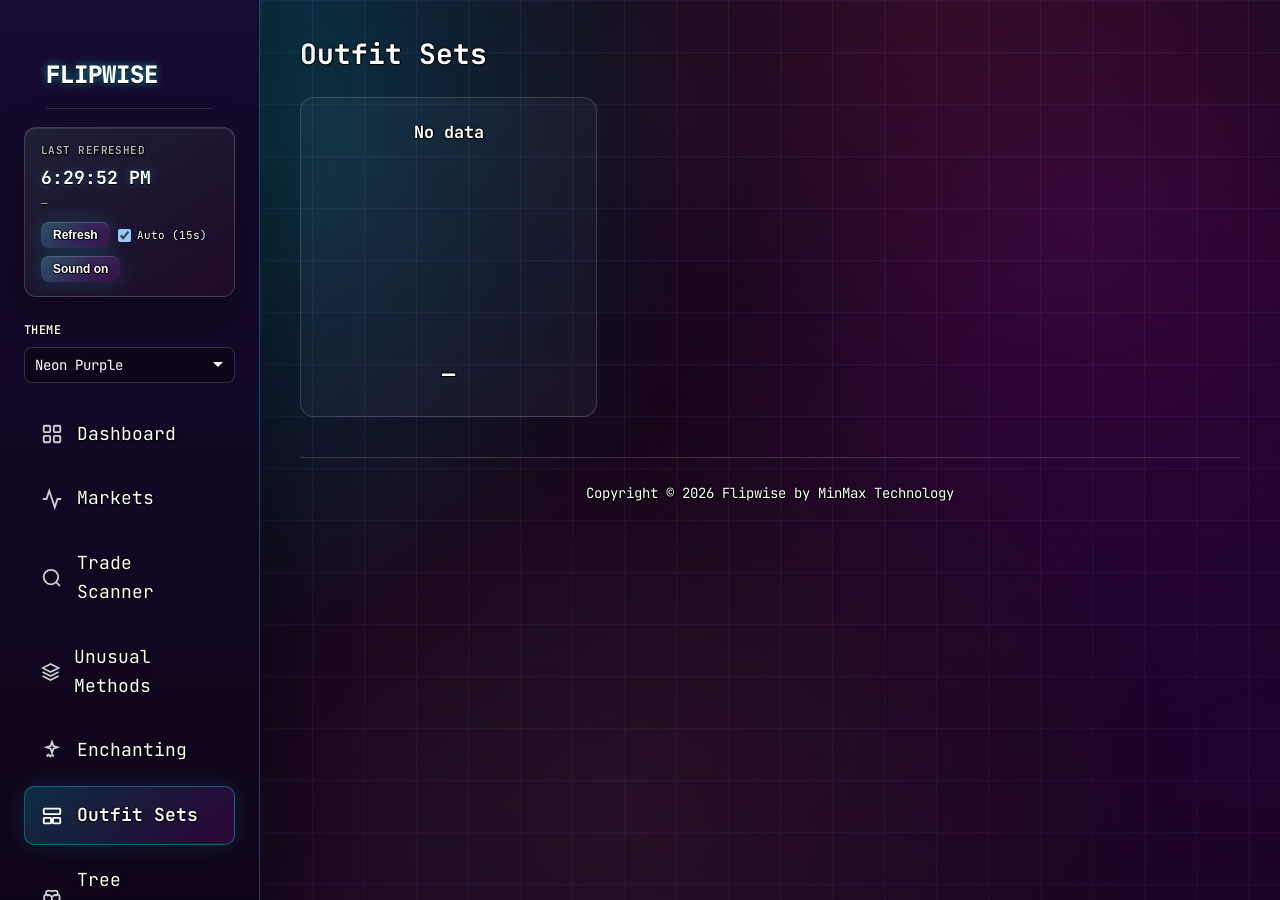
<file: outfit-sets.html>
<!DOCTYPE html>
<html lang="en">
<head>
    <meta charset="UTF-8">
    <link rel="icon" href="favicon.svg" type="image/svg+xml">
    <meta name="viewport" content="width=device-width, initial-scale=1.0">
    <title>Outfit Sets - Flipwise</title>
    <link rel="preconnect" href="https://fonts.googleapis.com">
    <link rel="preconnect" href="https://fonts.gstatic.com" crossorigin>
    <link href="https://fonts.googleapis.com/css2?family=Instrument+Sans:wght@400;500;600;700&display=swap" rel="stylesheet">
    <link rel="stylesheet" href="css/flipwise-theme.css">
    <link rel="stylesheet" href="css/flipwise-pages.css">
    <link id="flipwise-neon-theme" rel="stylesheet" href="css/flipwise-standalone.css">
    <script>
    (function () {
      var theme = 'neon';
      try {
        var saved = localStorage.getItem('flipwise-theme');
        if (saved === 'copper' || saved === 'neon' || saved === 'neon-black' || saved === 'neon-blue' || saved === 'neon-red' || saved === 'cycle') theme = saved;
      } catch (e) {}
      document.documentElement.setAttribute('data-theme', theme);
      if (theme === 'copper') {
        var link = document.getElementById('flipwise-neon-theme');
        if (link) link.disabled = true;
      }
    })();
    </script>
</head>
<body>
    <button class="mobile-menu-toggle" id="mobileMenuToggle" aria-label="Toggle menu">
        <div class="hamburger"><span></span><span></span><span></span></div>
    </button>
    <div class="sidebar-overlay" id="sidebarOverlay"></div>
    <div class="dashboard">
        <aside class="sidebar" id="sidebar">
            <div class="sidebar-time">
                <div class="sidebar-time-label">Last refreshed</div>
                <div class="sidebar-time-clock" id="refresh-clock">—</div>
                <div class="sidebar-time-sub" id="refresh-last">—</div>
                <div class="sidebar-time-actions">
                    <button type="button" class="sidebar-time-btn" id="refresh-btn" title="Refresh">Refresh</button>
                    <label class="sidebar-time-auto">
                        <input type="checkbox" id="auto-refresh-checkbox" checked>
                        <span>Auto (15s)</span>
                    </label>
                </div>
            </div>
            <nav class="nav-section">
                <a href="index.html" class="nav-item">
                    <svg class="nav-icon" viewBox="0 0 24 24" fill="none" stroke="currentColor" stroke-width="2">
                        <rect x="3" y="3" width="7" height="7" rx="1"/><rect x="14" y="3" width="7" height="7" rx="1"/>
                        <rect x="3" y="14" width="7" height="7" rx="1"/><rect x="14" y="14" width="7" height="7" rx="1"/>
                    </svg>
                    Dashboard
                </a>
                <a href="markets.html" class="nav-item">
                    <svg class="nav-icon" viewBox="0 0 24 24" fill="none" stroke="currentColor" stroke-width="2">
                        <polyline points="22 12 18 12 15 21 9 3 6 12 2 12"/>
                    </svg>
                    Markets
                </a>
                <a href="scanner.html" class="nav-item">
                    <svg class="nav-icon" viewBox="0 0 24 24" fill="none" stroke="currentColor" stroke-width="2">
                        <circle cx="11" cy="11" r="8"/><line x1="21" y1="21" x2="16.65" y2="16.65"/>
                    </svg>
                    Trade Scanner
                </a>
                <a href="money-makers.html" class="nav-item">
                    <svg class="nav-icon" viewBox="0 0 24 24" fill="none" stroke="currentColor" stroke-width="2">
                        <path d="M12 2L2 7l10 5 10-5-10-5z"/><path d="M2 17l10 5 10-5"/><path d="M2 12l10 5 10-5"/>
                    </svg>
                    Unusual Methods
                </a>
                <a href="enchanting.html" class="nav-item">
                    <svg class="nav-icon" viewBox="0 0 24 24" fill="none" stroke="currentColor" stroke-width="2">
                        <path d="M12 2l1.5 4.5L18 8l-4.5 1.5L12 14l-1.5-4.5L6 8l4.5-1.5L12 2z"/><path d="M6 18l2-2 2 2 2-2 2 2"/>
                    </svg>
                    Enchanting
                </a>
                <a href="outfit-sets.html" class="nav-item active">
                    <svg class="nav-icon" viewBox="0 0 24 24" fill="none" stroke="currentColor" stroke-width="2">
                        <rect x="3" y="4" width="18" height="6" rx="1"/><rect x="3" y="14" width="8" height="6" rx="1"/><rect x="13" y="14" width="8" height="6" rx="1"/>
                    </svg>
                    Outfit Sets
                </a>
                <a href="tree-saplings.html" class="nav-item">
                    <svg class="nav-icon" viewBox="0 0 24 24" fill="none" stroke="currentColor" stroke-width="2">
                        <path d="M12 22v-8M12 14c-2-2-5-3-8-2-1 3-1 6 2 8M12 14c2-2 5-3 8-2 1 3 1 6-2 8M12 8c-2-1-4-1-6 0-1 2 0 4 2 5M12 8c2-1 4-1 6 0 1 2 0 4-2 5"/>
                    </svg>
                    Tree Saplings
                </a>
                <a href="decanting.html" class="nav-item">
                    <svg class="nav-icon" viewBox="0 0 24 24" fill="none" stroke="currentColor" stroke-width="2">
                        <path d="M9 2h6v2l1.5 16h-9L9 4V2z"/>
                    </svg>
                    Decanting
                </a>
                <a href="gem-cutting.html" class="nav-item">
                    <svg class="nav-icon" viewBox="0 0 24 24" fill="none" stroke="currentColor" stroke-width="2">
                        <path d="M12 2l9 7-9 13L3 9l9-7z"/>
                        <path d="M3 9h18"/>
                    </svg>
                    Gem Cutting
                </a>
                <a href="shops-to-ge.html" class="nav-item">
                    <svg class="nav-icon" viewBox="0 0 24 24" fill="none" stroke="currentColor" stroke-width="2">
                        <path d="M3 9l1-5h16l1 5"></path>
                        <path d="M5 9v11h14V9"></path>
                        <path d="M9 20v-6h6v6"></path>
                    </svg>
                    Shops to GE
                </a>
            </nav>
        </aside>
        <main class="main-content">
            <h1 class="page-heading">Outfit Sets</h1>
            <div class="balance-cards" id="outfitSetTiles">
                <!-- Filled by script -->
                <div class="balance-card"><div class="balance-label">Loading…</div><div class="balance-value">—</div><div class="balance-change">—</div></div>
            </div>
            <footer class="copyright">Copyright &copy; 2026 Flipwise by MinMax Technology</footer>
        </main>
    </div>
    <script src="js/flipwise-data.js"></script>
    <script src="js/flipwise-sounds.js"></script>
    <script src="js/flipwise-alerts.js"></script>
    <script src="js/flipwise-api.js"></script>
    <script src="js/flipwise-refresh.js"></script>
    <script src="js/sidebar-clock.js"></script>
    <script src="js/flipwise-item-nav.js"></script>
    <script>
(function() {
  var container = document.getElementById('outfitSetTiles');

  function escapeHtml(s) {
    if (s == null) return '';
    var div = document.createElement('div');
    div.textContent = s;
    return div.innerHTML;
  }

  function formatValue(profit) {
    if (profit == null || profit === 0) return '—';
    var n = Number(profit);
    return (n >= 0 ? '+' : '') + n.toLocaleString() + ' gp';
  }

  function fmtNum(n) {
    if (n == null || isNaN(n)) return '—';
    return Number(n).toLocaleString();
  }

  var WIKI_ICON_BASE = 'https://oldschool.runescape.wiki/images/';
  function iconImg(icon) {
    if (!icon) return '';
    var filename = String(icon).replace(/ /g, '_');
    var url = WIKI_ICON_BASE + encodeURIComponent(filename);
    return '<img class="mm-item-icon" src="' + escapeHtml(url) + '" alt="">';
  }

  function buildBreakdownHtml(t) {
    var b = t.breakdown;
    if (!b) return '';
    var html = [];
    if (b.set_to_items) {
      var sti = b.set_to_items;
      html.push('<div class="mm-breakdown-section-label">Items → Set</div>');
      if (b.materials && b.materials.length) {
        b.materials.forEach(function(m) {
          var label = escapeHtml(m.name) + (m.qty > 1 ? ' × ' + m.qty : '') + ': ';
          var val = fmtNum(m.cost) + ' gp';
          var icon = iconImg(m.icon);
          html.push('<div class="mm-row" data-item-name="' + escapeHtml(m.name) + '"><span class="mm-row-left">' + icon + '<span class="mm-label">' + label + '</span></span><span class="mm-val">' + val + '</span></div>');
        });
      }
      html.push('<div class="mm-group-divider"></div>');
      html.push('<div class="mm-row" data-item-name="' + escapeHtml(b.product_name || '') + '"><span class="mm-row-left">' + iconImg(b.product_icon) + '<span class="mm-label">' + escapeHtml(b.product_name || '') + ': </span></span><span class="mm-val">' + fmtNum(b.product_value) + ' gp</span></div>');
      var profitClass = (b.profit_after_tax != null && b.profit_after_tax < 0) ? ' mm-row mm-negative' : (b.profit_after_tax != null && b.profit_after_tax >= 0 ? ' mm-row mm-winner' : ' mm-row');
      html.push('<div class="' + profitClass + '"><span class="mm-label">Profit: </span><span class="mm-val">' + (b.profit_after_tax != null ? (b.profit_after_tax >= 0 ? '+' : '') + fmtNum(b.profit_after_tax) + ' gp' : '—') + '</span></div>');
      html.push('<div class="mm-divider"></div>');
      html.push('<div class="mm-breakdown-section-label">Set → Items</div>');
      html.push('<div class="mm-row" data-item-name="' + escapeHtml(sti.set_name || '') + '"><span class="mm-row-left">' + iconImg(sti.set_icon) + '<span class="mm-label">' + escapeHtml(sti.set_name || '') + ': </span></span><span class="mm-val">' + fmtNum(sti.set_buy) + ' gp</span></div>');
      html.push('<div class="mm-group-divider"></div>');
      if (sti.pieces && sti.pieces.length) {
        sti.pieces.forEach(function(p) {
          var label = escapeHtml(p.name) + (p.qty > 1 ? ' × ' + p.qty : '') + ': ';
          var val = fmtNum(p.sell_after_tax) + ' gp';
          var icon = iconImg(p.icon);
          html.push('<div class="mm-row" data-item-name="' + escapeHtml(p.name) + '"><span class="mm-row-left">' + icon + '<span class="mm-label">' + label + '</span></span><span class="mm-val">' + val + '</span></div>');
        });
      }
      var stiProfitClass = (sti.profit != null && sti.profit < 0) ? ' mm-row mm-negative' : (sti.profit != null && sti.profit >= 0 ? ' mm-row mm-winner' : ' mm-row');
      html.push('<div class="' + stiProfitClass + '"><span class="mm-label">Profit: </span><span class="mm-val">' + (sti.profit != null ? (sti.profit >= 0 ? '+' : '') + fmtNum(sti.profit) + ' gp' : '—') + '</span></div>');
    } else if (b.materials && b.materials.length) {
      b.materials.forEach(function(m) {
        var label = escapeHtml(m.name) + (m.qty > 1 ? ' × ' + m.qty : '') + ': ';
        var val = fmtNum(m.cost) + ' gp';
        var icon = iconImg(m.icon);
        html.push('<div class="mm-row" data-item-name="' + escapeHtml(m.name) + '"><span class="mm-row-left">' + icon + '<span class="mm-label">' + label + '</span></span><span class="mm-val">' + val + '</span></div>');
      });
      html.push('<div class="mm-divider"></div>');
      html.push('<div class="mm-row"><span class="mm-label"><strong>Total cost:</strong> </span><span class="mm-val">' + fmtNum(b.total_cost) + ' gp</span></div>');
      var productIcon = iconImg(b.product_icon);
      html.push('<div class="mm-row" data-item-name="' + escapeHtml(b.product_name || '') + '"><span class="mm-row-left">' + productIcon + '<span class="mm-label"><strong>' + escapeHtml(b.product_name || '') + ':</strong> </span></span><span class="mm-val">' + fmtNum(b.product_value) + ' gp</span></div>');
      var profitClass = (b.profit_before_tax != null && b.profit_before_tax < 0) ? ' mm-row mm-negative' : ' mm-row';
      html.push('<div class="' + profitClass + '"><span class="mm-label"><strong>Profit:</strong> </span><span class="mm-val">' + (b.profit_before_tax != null ? (b.profit_before_tax >= 0 ? '+' : '') + fmtNum(b.profit_before_tax) + ' gp' : '—') + '</span></div>');
      html.push('<div class="mm-row"><span class="mm-label"><strong>Tax:</strong> </span><span class="mm-val">' + (b.tax != null ? fmtNum(b.tax) + ' gp' : '—') + '</span></div>');
      var afterTaxClass = (b.profit_after_tax != null && b.profit_after_tax < 0) ? ' mm-row mm-negative' : ' mm-row';
      html.push('<div class="' + afterTaxClass + '"><span class="mm-label"><strong>Profit after GE Tax:</strong> </span><span class="mm-val">' + (b.profit_after_tax != null ? (b.profit_after_tax >= 0 ? '+' : '') + fmtNum(b.profit_after_tax) + ' gp' : '—') + '</span></div>');
    } else if (b.rows && b.rows.length) {
      b.rows.forEach(function(r) {
        var rowClass = ' mm-row';
        if (r.winner) rowClass += ' mm-winner';
        if (r.profit != null && r.profit < 0) rowClass += ' mm-negative';
        var label = escapeHtml(r.label || '');
        var val = r.value != null ? escapeHtml(String(r.value)) : '—';
        html.push('<div class="' + rowClass + '"><span class="mm-label">' + label + '</span><span class="mm-val">' + val + '</span></div>');
      });
    }
    if (html.length === 0) return '';
    return '<div class="mm-tile-breakdown">' + html.join('') + '</div>';
  }

  function renderTiles(tiles, bestKey) {
    if (!container) return;
    container.innerHTML = '';
    if (!tiles || tiles.length === 0) {
      container.innerHTML = '<div class="balance-card mm-tile"><div class="mm-tile-title">No data</div><div class="mm-tile-breakdown"></div><div class="mm-tile-profit">—</div></div>';
      return;
    }
    tiles.forEach(function(t) {
      var isPrimary = bestKey && t.key === bestKey && t.profit > 0;
      var card = document.createElement('div');
      card.className = 'balance-card mm-tile' + (isPrimary ? ' primary' : '');
      if (t.itemName) card.setAttribute('data-item-name', t.itemName);
      var valueStr = t.profit > 0 ? formatValue(t.profit) : (t.profit < 0 ? formatValue(t.profit) : 'Inactive');
      if (t.profit === 0) valueStr = 'Inactive';
      var profitClass = 'mm-tile-profit' + (t.profit > 0 ? ' positive' : (t.profit < 0 ? ' negative' : ''));
      var breakdownHtml = buildBreakdownHtml(t);
      card.innerHTML =
        '<div class="mm-tile-title">' + escapeHtml(t.title) + '</div>' +
        breakdownHtml +
        '<div class="' + profitClass + '">' + escapeHtml(valueStr) + '</div>';
      container.appendChild(card);
    });
  }

  if (typeof FlipwiseRefresh !== 'undefined') {
    FlipwiseRefresh.bind({
      onData: function(data) {
        renderTiles(data.outfitSetTiles || [], data.outfitSetBestKey || null);
      },
      onError: function() {
        renderTiles([], null);
      }
    });
  } else if (typeof FlipwiseAPI !== 'undefined') {
    FlipwiseAPI.refresh().then(function(data) {
      renderTiles(data.outfitSetTiles || [], data.outfitSetBestKey || null);
    }).catch(function() {
      renderTiles([], null);
    });
  } else {
    renderTiles([], null);
  }
})();
    </script>
    <script src="js/flipwise-ui.js"></script>
    <script src="js/flipwise-standalone.js"></script>

</html>
</file>
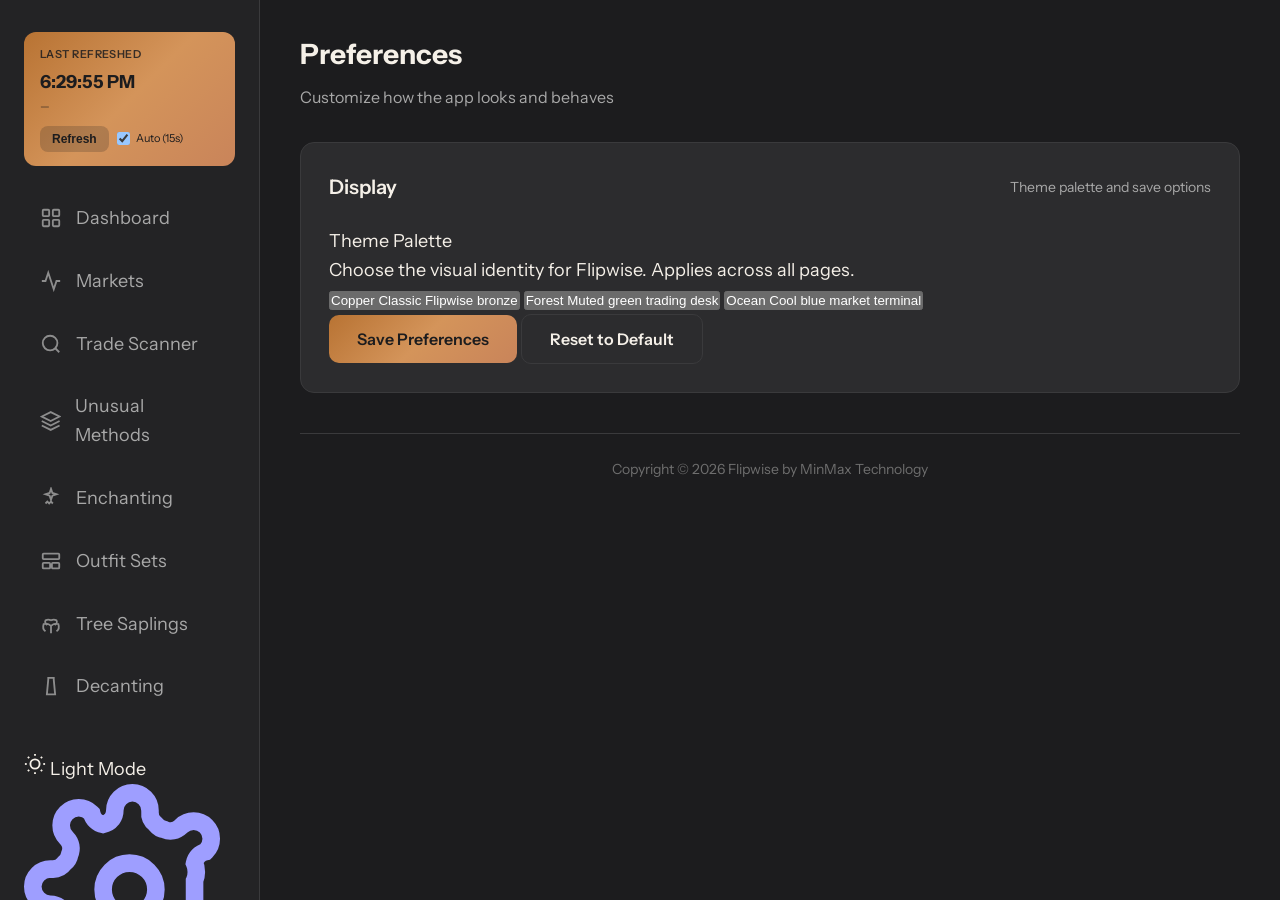
<file: preferences.html>
<!DOCTYPE html>
<html lang="en" data-theme="copper" data-mode="dark">
<head>
    <meta charset="UTF-8">
    <meta name="viewport" content="width=device-width, initial-scale=1.0">
    <title>Preferences - Flipwise</title>
    <script>
        (function() {
            try {
                var p = localStorage.getItem('themePalette') || 'copper';
                var m = localStorage.getItem('themeMode') || localStorage.getItem('theme') || 'dark';
                document.documentElement.setAttribute('data-theme', p);
                document.documentElement.setAttribute('data-mode', m);
            } catch (e) {}
        })();
    </script>
    <link rel="preconnect" href="https://fonts.googleapis.com">
    <link rel="preconnect" href="https://fonts.gstatic.com" crossorigin>
    <link href="https://fonts.googleapis.com/css2?family=Instrument+Sans:wght@400;500;600;700&display=swap" rel="stylesheet">
    <link rel="stylesheet" href="css/flipwise-theme.css">
    <link rel="stylesheet" href="css/flipwise-themes.css">
    <link rel="stylesheet" href="css/flipwise-pages.css">
</head>
<body>
    <button class="mobile-menu-toggle" id="mobileMenuToggle">
        <div class="hamburger">
            <span></span>
            <span></span>
            <span></span>
        </div>
    </button>

    <div class="sidebar-overlay" id="sidebarOverlay"></div>

    <div class="dashboard">
        <aside class="sidebar" id="sidebar">
            <div class="sidebar-time">
                <div class="sidebar-time-label">Last refreshed</div>
                <div class="sidebar-time-clock" id="refresh-clock">—</div>
                <div class="sidebar-time-sub" id="refresh-last">—</div>
                <div class="sidebar-time-actions">
                    <button type="button" class="sidebar-time-btn" id="refresh-btn" title="Refresh">Refresh</button>
                    <label class="sidebar-time-auto">
                        <input type="checkbox" id="auto-refresh-checkbox" checked>
                        <span>Auto (15s)</span>
                    </label>
                </div>
            </div>

            <nav class="nav-section">
                <a href="index.html" class="nav-item">
                    <svg class="nav-icon" viewBox="0 0 24 24" fill="none" stroke="currentColor" stroke-width="2">
                        <rect x="3" y="3" width="7" height="7" rx="1"/>
                        <rect x="14" y="3" width="7" height="7" rx="1"/>
                        <rect x="3" y="14" width="7" height="7" rx="1"/>
                        <rect x="14" y="14" width="7" height="7" rx="1"/>
                    </svg>
                    Dashboard
                </a>
                <a href="markets.html" class="nav-item">
                    <svg class="nav-icon" viewBox="0 0 24 24" fill="none" stroke="currentColor" stroke-width="2">
                        <polyline points="22 12 18 12 15 21 9 3 6 12 2 12"/>
                    </svg>
                    Markets
                </a>
                <a href="scanner.html" class="nav-item">
                    <svg class="nav-icon" viewBox="0 0 24 24" fill="none" stroke="currentColor" stroke-width="2">
                        <circle cx="11" cy="11" r="8"/><line x1="21" y1="21" x2="16.65" y2="16.65"/>
                    </svg>
                    Trade Scanner
                </a>
                <a href="money-makers.html" class="nav-item">
                    <svg class="nav-icon" viewBox="0 0 24 24" fill="none" stroke="currentColor" stroke-width="2">
                        <path d="M12 2L2 7l10 5 10-5-10-5z"/><path d="M2 17l10 5 10-5"/><path d="M2 12l10 5 10-5"/>
                    </svg>
                    Unusual Methods
                </a>
                <a href="enchanting.html" class="nav-item">
                    <svg class="nav-icon" viewBox="0 0 24 24" fill="none" stroke="currentColor" stroke-width="2">
                        <path d="M12 2l1.5 4.5L18 8l-4.5 1.5L12 14l-1.5-4.5L6 8l4.5-1.5L12 2z"/><path d="M6 18l2-2 2 2 2-2 2 2"/>
                    </svg>
                    Enchanting
                </a>
                <a href="outfit-sets.html" class="nav-item">
                    <svg class="nav-icon" viewBox="0 0 24 24" fill="none" stroke="currentColor" stroke-width="2">
                        <rect x="3" y="4" width="18" height="6" rx="1"/><rect x="3" y="14" width="8" height="6" rx="1"/><rect x="13" y="14" width="8" height="6" rx="1"/>
                    </svg>
                    Outfit Sets
                </a>
                <a href="tree-saplings.html" class="nav-item">
                    <svg class="nav-icon" viewBox="0 0 24 24" fill="none" stroke="currentColor" stroke-width="2">
                        <path d="M12 22v-8M12 14c-2-2-5-3-8-2-1 3-1 6 2 8M12 14c2-2 5-3 8-2 1 3 1 6-2 8M12 8c-2-1-4-1-6 0-1 2 0 4 2 5M12 8c2-1 4-1 6 0 1 2 0 4-2 5"/>
                    </svg>
                    Tree Saplings
                </a>
                <a href="decanting.html" class="nav-item">
                    <svg class="nav-icon" viewBox="0 0 24 24" fill="none" stroke="currentColor" stroke-width="2">
                        <path d="M9 2h6v2l1.5 16h-9L9 4V2z"/>
                    </svg>
                    Decanting
                </a>
            </nav>

            <div class="sidebar-footer">
                <div class="theme-toggle">
                    <div class="theme-toggle-label">
                        <svg width="22" height="22" viewBox="0 0 24 24" fill="none" stroke="currentColor" stroke-width="2">
                            <circle cx="12" cy="12" r="5"/>
                            <line x1="12" y1="1" x2="12" y2="3"/>
                            <line x1="12" y1="21" x2="12" y2="23"/>
                            <line x1="4.22" y1="4.22" x2="5.64" y2="5.64"/>
                            <line x1="18.36" y1="18.36" x2="19.78" y2="19.78"/>
                            <line x1="1" y1="12" x2="3" y2="12"/>
                            <line x1="21" y1="12" x2="23" y2="12"/>
                            <line x1="4.22" y1="19.78" x2="5.64" y2="18.36"/>
                            <line x1="18.36" y1="5.64" x2="19.78" y2="4.22"/>
                        </svg>
                        <span class="theme-toggle-mode-text">Light Mode</span>
                    </div>
                    <div class="theme-switch" id="themeSwitch"></div>
                </div>
                <a href="preferences.html" class="sidebar-settings-link">
                    <svg viewBox="0 0 24 24" fill="none" stroke="currentColor" stroke-width="2">
                        <circle cx="12" cy="12" r="3"></circle>
                        <path d="M19.4 15a1.65 1.65 0 0 0 .33 1.82l.06.06a2 2 0 1 1-2.83 2.83l-.06-.06A1.65 1.65 0 0 0 15 19.4a1.65 1.65 0 0 0-1 .6 1.65 1.65 0 0 0-.33 1V21a2 2 0 1 1-4 0v-.09A1.65 1.65 0 0 0 9 19.4a1.65 1.65 0 0 0-1-.6 1.65 1.65 0 0 0-1.82.33l-.06.06a2 2 0 1 1-2.83-2.83l.06-.06A1.65 1.65 0 0 0 4.6 15a1.65 1.65 0 0 0-.6-1 1.65 1.65 0 0 0-1-.33H3a2 2 0 1 1 0-4h.09A1.65 1.65 0 0 0 4.6 9a1.65 1.65 0 0 0 .6-1 1.65 1.65 0 0 0-.33-1.82l-.06-.06a2 2 0 1 1 2.83-2.83l.06.06A1.65 1.65 0 0 0 9 4.6a1.65 1.65 0 0 0 1-.6 1.65 1.65 0 0 0 .33-1V3a2 2 0 1 1 4 0v.09A1.65 1.65 0 0 0 15 4.6a1.65 1.65 0 0 0 1 .6 1.65 1.65 0 0 0 1.82-.33l.06-.06a2 2 0 1 1 2.83 2.83l-.06.06A1.65 1.65 0 0 0 19.4 9c.14.32.2.66.2 1s-.06.68-.2 1z"></path>
                    </svg>
                    Preferences
                </a>
                <button class="logout-btn" onclick="window.location.href='login.html'">
                    <svg viewBox="0 0 24 24" fill="none" stroke="currentColor" stroke-width="2">
                        <path d="M9 21H5a2 2 0 01-2-2V5a2 2 0 012-2h4"/>
                        <polyline points="16 17 21 12 16 7"/>
                        <line x1="21" y1="12" x2="9" y2="12"/>
                    </svg>
                    Logout
                </button>
            </div>
        </aside>

        <main class="main-content">
            <div class="page-header">
                <h1>Preferences</h1>
                <p>Customize how the app looks and behaves</p>
            </div>

            <div class="card">
                <div class="card-header">
                    <h3 class="card-title">Display</h3>
                    <p class="card-description">Theme palette and save options</p>
                </div>

                <div class="theme-palette-group">
                    <div class="toggle-info">
                        <div class="toggle-title">Theme Palette</div>
                        <div class="toggle-description">Choose the visual identity for Flipwise. Applies across all pages.</div>
                    </div>
                    <div class="theme-palette-grid">
                        <button type="button" class="theme-option" data-theme-option="copper" aria-pressed="false">
                            <span class="theme-option__swatch">
                                <span class="theme-option__tone" style="background: linear-gradient(135deg, #1c1c1e, #2c2c2e);"></span>
                                <span class="theme-option__tone" style="background: linear-gradient(135deg, #b87333, #d4945a);"></span>
                            </span>
                            <span class="theme-option__name">Copper</span>
                            <span class="theme-option__meta">Classic Flipwise bronze</span>
                        </button>
                        <button type="button" class="theme-option" data-theme-option="forest" aria-pressed="false">
                            <span class="theme-option__swatch">
                                <span class="theme-option__tone" style="background: linear-gradient(135deg, #161d18, #243129);"></span>
                                <span class="theme-option__tone" style="background: linear-gradient(135deg, #6d9368, #9dc498);"></span>
                            </span>
                            <span class="theme-option__name">Forest</span>
                            <span class="theme-option__meta">Muted green trading desk</span>
                        </button>
                        <button type="button" class="theme-option" data-theme-option="ocean" aria-pressed="false">
                            <span class="theme-option__swatch">
                                <span class="theme-option__tone" style="background: linear-gradient(135deg, #131a22, #202c3a);"></span>
                                <span class="theme-option__tone" style="background: linear-gradient(135deg, #3f79b8, #78addf);"></span>
                            </span>
                            <span class="theme-option__name">Ocean</span>
                            <span class="theme-option__meta">Cool blue market terminal</span>
                        </button>
                    </div>
                </div>

                <div class="btn-group">
                    <button class="btn primary" id="savePreferencesBtn" type="button">Save Preferences</button>
                    <button class="btn" id="themeResetButton" type="button">Reset to Default</button>
                </div>
            </div>

            <footer class="copyright">
                Copyright &copy; 2026 Flipwise by MinMax Technology
            </footer>
        </main>
    </div>

    <script src="js/flipwise-data.js"></script>
    <script src="js/flipwise-api.js"></script>
    <script src="js/sidebar-clock.js"></script>
    <script src="js/flipwise-ui.js"></script>
</body>
</html>
</file>
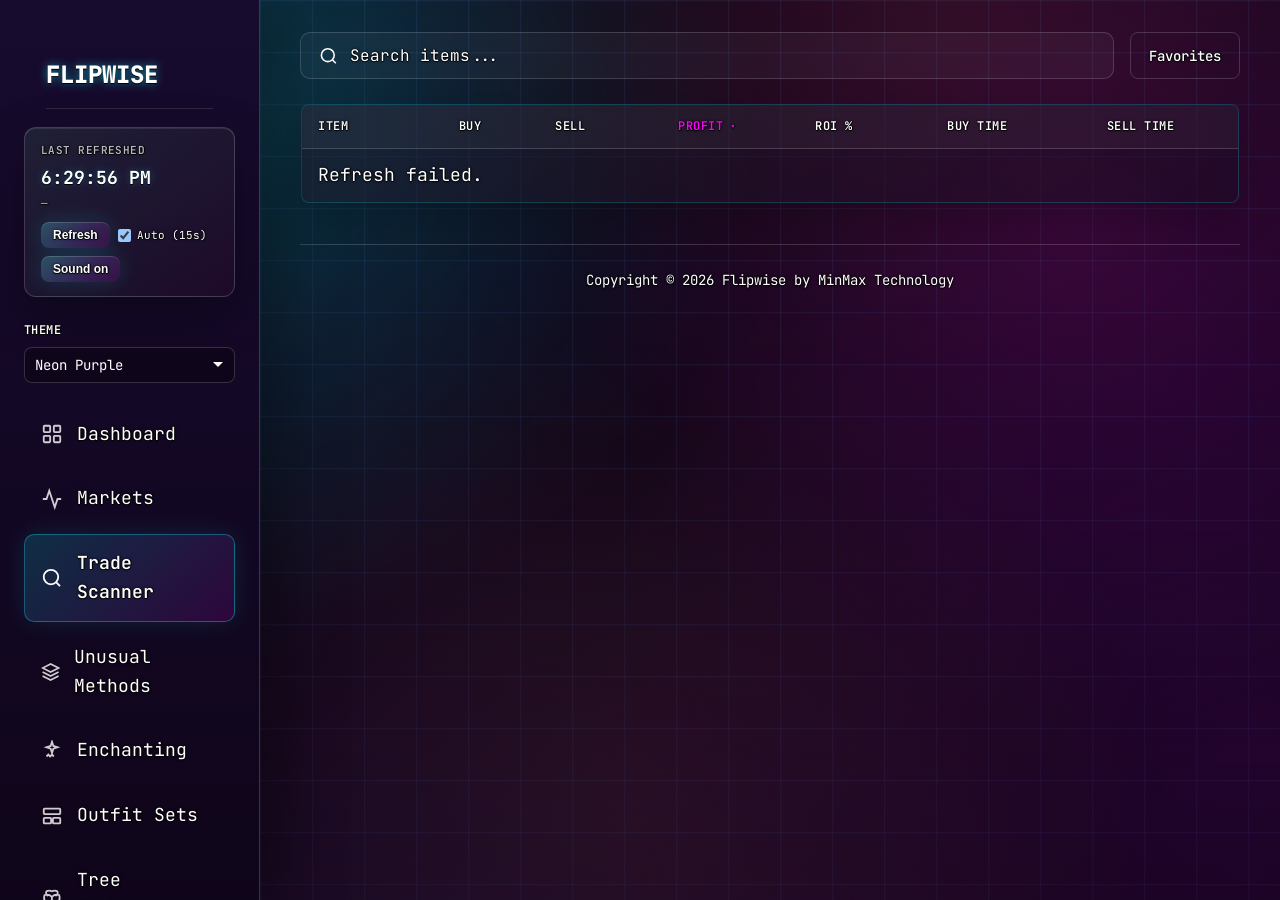
<file: scanner.html>
<!DOCTYPE html>
<html lang="en">
<head>
    <meta charset="UTF-8">
    <link rel="icon" href="favicon.svg" type="image/svg+xml">
    <meta name="viewport" content="width=device-width, initial-scale=1.0">
    <title>Trade Scanner - Flipwise</title>
    <link rel="preconnect" href="https://fonts.googleapis.com">
    <link rel="preconnect" href="https://fonts.gstatic.com" crossorigin>
    <link href="https://fonts.googleapis.com/css2?family=Instrument+Sans:wght@400;500;600;700&display=swap" rel="stylesheet">
    <link rel="stylesheet" href="css/flipwise-theme.css">
    <link rel="stylesheet" href="css/flipwise-pages.css">
    <link id="flipwise-neon-theme" rel="stylesheet" href="css/flipwise-standalone.css">
    <script>
    (function () {
      var theme = 'neon';
      try {
        var saved = localStorage.getItem('flipwise-theme');
        if (saved === 'copper' || saved === 'neon' || saved === 'neon-black' || saved === 'neon-blue' || saved === 'neon-red' || saved === 'cycle') theme = saved;
      } catch (e) {}
      document.documentElement.setAttribute('data-theme', theme);
      if (theme === 'copper') {
        var link = document.getElementById('flipwise-neon-theme');
        if (link) link.disabled = true;
      }
    })();
    </script>
</head>
<body>
    <button class="mobile-menu-toggle" id="mobileMenuToggle" aria-label="Toggle menu">
        <div class="hamburger"><span></span><span></span><span></span></div>
    </button>
    <div class="sidebar-overlay" id="sidebarOverlay"></div>
    <div class="dashboard">
        <aside class="sidebar" id="sidebar">
            <div class="sidebar-time">
                <div class="sidebar-time-label">Last refreshed</div>
                <div class="sidebar-time-clock" id="refresh-clock">—</div>
                <div class="sidebar-time-sub" id="refresh-last">—</div>
                <div class="sidebar-time-actions">
                    <button type="button" class="sidebar-time-btn" id="refresh-btn" title="Refresh">Refresh</button>
                    <label class="sidebar-time-auto">
                        <input type="checkbox" id="auto-refresh-checkbox" checked>
                        <span>Auto (15s)</span>
                    </label>
                </div>
            </div>
            <nav class="nav-section">
                <a href="index.html" class="nav-item">
                    <svg class="nav-icon" viewBox="0 0 24 24" fill="none" stroke="currentColor" stroke-width="2">
                        <rect x="3" y="3" width="7" height="7" rx="1"/><rect x="14" y="3" width="7" height="7" rx="1"/>
                        <rect x="3" y="14" width="7" height="7" rx="1"/><rect x="14" y="14" width="7" height="7" rx="1"/>
                    </svg>
                    Dashboard
                </a>
                <a href="markets.html" class="nav-item">
                    <svg class="nav-icon" viewBox="0 0 24 24" fill="none" stroke="currentColor" stroke-width="2">
                        <polyline points="22 12 18 12 15 21 9 3 6 12 2 12"/>
                    </svg>
                    Markets
                </a>
                <a href="scanner.html" class="nav-item active">
                    <svg class="nav-icon" viewBox="0 0 24 24" fill="none" stroke="currentColor" stroke-width="2">
                        <circle cx="11" cy="11" r="8"/><line x1="21" y1="21" x2="16.65" y2="16.65"/>
                    </svg>
                    Trade Scanner
                </a>
                <a href="money-makers.html" class="nav-item">
                    <svg class="nav-icon" viewBox="0 0 24 24" fill="none" stroke="currentColor" stroke-width="2">
                        <path d="M12 2L2 7l10 5 10-5-10-5z"/><path d="M2 17l10 5 10-5"/><path d="M2 12l10 5 10-5"/>
                    </svg>
                    Unusual Methods
                </a>
                <a href="enchanting.html" class="nav-item">
                    <svg class="nav-icon" viewBox="0 0 24 24" fill="none" stroke="currentColor" stroke-width="2">
                        <path d="M12 2l1.5 4.5L18 8l-4.5 1.5L12 14l-1.5-4.5L6 8l4.5-1.5L12 2z"/><path d="M6 18l2-2 2 2 2-2 2 2"/>
                    </svg>
                    Enchanting
                </a>
                <a href="outfit-sets.html" class="nav-item">
                    <svg class="nav-icon" viewBox="0 0 24 24" fill="none" stroke="currentColor" stroke-width="2">
                        <rect x="3" y="4" width="18" height="6" rx="1"/><rect x="3" y="14" width="8" height="6" rx="1"/><rect x="13" y="14" width="8" height="6" rx="1"/>
                    </svg>
                    Outfit Sets
                </a>
                <a href="tree-saplings.html" class="nav-item">
                    <svg class="nav-icon" viewBox="0 0 24 24" fill="none" stroke="currentColor" stroke-width="2">
                        <path d="M12 22v-8M12 14c-2-2-5-3-8-2-1 3-1 6 2 8M12 14c2-2 5-3 8-2 1 3 1 6-2 8M12 8c-2-1-4-1-6 0-1 2 0 4 2 5M12 8c2-1 4-1 6 0 1 2 0 4-2 5"/>
                    </svg>
                    Tree Saplings
                </a>
                <a href="decanting.html" class="nav-item">
                    <svg class="nav-icon" viewBox="0 0 24 24" fill="none" stroke="currentColor" stroke-width="2">
                        <path d="M9 2h6v2l1.5 16h-9L9 4V2z"/>
                    </svg>
                    Decanting
                </a>
                <a href="gem-cutting.html" class="nav-item">
                    <svg class="nav-icon" viewBox="0 0 24 24" fill="none" stroke="currentColor" stroke-width="2">
                        <path d="M12 2l9 7-9 13L3 9l9-7z"/>
                        <path d="M3 9h18"/>
                    </svg>
                    Gem Cutting
                </a>
                <a href="shops-to-ge.html" class="nav-item">
                    <svg class="nav-icon" viewBox="0 0 24 24" fill="none" stroke="currentColor" stroke-width="2">
                        <path d="M3 9l1-5h16l1 5"></path>
                        <path d="M5 9v11h14V9"></path>
                        <path d="M9 20v-6h6v6"></path>
                    </svg>
                    Shops to GE
                </a>
            </nav>
        </aside>
        <main class="main-content">
            <div class="search-filters">
                <div class="search-box">
                    <svg width="20" height="20" viewBox="0 0 24 24" fill="none" stroke="currentColor" stroke-width="2">
                        <circle cx="11" cy="11" r="8"/><line x1="21" y1="21" x2="16.65" y2="16.65"/>
                    </svg>
                    <input type="text" placeholder="Search items..." id="searchInput">
                </div>
                <button type="button" class="filter-tab" id="favoritesOnlyBtn" aria-pressed="false">Favorites</button>
            </div>
            <div class="content-grid content-grid--full">
                <div class="card">
                    <table class="market-table">
                        <thead>
                            <tr id="scannerTableHeadRow">
                                <th class="market-table__th-item market-table__th-sortable" data-sort="item">Item</th>
                                <th class="market-table__th-num text-right market-table__th-sortable" data-sort="low">Buy</th>
                                <th class="market-table__th-num text-right market-table__th-sortable" data-sort="high">Sell</th>
                                <th class="market-table__th-num text-right market-table__th-sortable" data-sort="profit">Profit</th>
                                <th class="market-table__th-num text-right market-table__th-sortable" data-sort="roi">ROI %</th>
                                <th class="market-table__th-num text-right market-table__th-sortable" data-sort="lowTime">Buy time</th>
                                <th class="market-table__th-num text-right market-table__th-sortable" data-sort="highTime">Sell time</th>
                                <th class="market-table__th-star"></th>
                            </tr>
                        </thead>
                        <tbody id="scannerTableBody">
                            <tr><td colspan="8" class="text-muted">Loading scanner…</td></tr>
                        </tbody>
                    </table>
                </div>
            </div>
            <footer class="copyright">Copyright &copy; 2026 Flipwise by MinMax Technology</footer>
        </main>
    </div>
    <script src="js/flipwise-data.js"></script>
    <script src="js/flipwise-sounds.js"></script>
    <script src="js/flipwise-alerts.js"></script>
    <script src="js/flipwise-api.js"></script>
    <script src="js/flipwise-refresh.js"></script>
    <script src="js/sidebar-clock.js"></script>
    <script>
(function() {
  var lastData = null;
  var searchQuery = '';
  var favoritesOnly = false;
  var sortColumn = 'profit';
  var sortDir = 'desc';
  var FAVORITES_KEY = 'flipwise-favorites';

  function getFavorites() { try { var r = localStorage.getItem(FAVORITES_KEY); return r ? JSON.parse(r) : []; } catch (e) { return []; } }
  function setFavorites(arr) { try { localStorage.setItem(FAVORITES_KEY, JSON.stringify(arr)); } catch (e) {} }
  function toggleFavorite(name) {
    var arr = getFavorites();
    var i = arr.indexOf(name);
    if (i >= 0) arr.splice(i, 1); else arr.push(name);
    setFavorites(arr);
  }
  function isFavorite(name) { return getFavorites().indexOf(name) >= 0; }

  function escapeHtml(s) {
    if (s == null) return '';
    var div = document.createElement('div');
    div.textContent = s;
    return div.innerHTML;
  }
  function fmtProfit(p) {
    if (p == null) return '—';
    return (p >= 0 ? '+' : '') + Number(p).toLocaleString() + ' gp';
  }
  function timeAgo(ts) {
    if (ts == null || ts === undefined) return '—';
    var ms = (typeof ts === 'number' && ts < 1e12) ? ts * 1000 : ts;
    var sec = Math.floor((Date.now() - ms) / 1000);
    if (sec < 60) return 'Just now';
    if (sec < 3600) return Math.floor(sec / 60) + ' min ago';
    return (sec / 3600).toFixed(1) + ' hr ago';
  }
  var WIKI_ICON_BASE = 'https://oldschool.runescape.wiki/images/';
  function itemIconHtml(d, fallbackLetter) {
    var letter = fallbackLetter || (d && (d.name || '').charAt(0)) || '';
    if (d && d.icon) {
      var filename = String(d.icon).replace(/ /g, '_');
      var url = WIKI_ICON_BASE + encodeURIComponent(filename);
      return '<img src="' + escapeHtml(url) + '" alt="" class="item-icon" loading="lazy" referrerpolicy="no-referrer" data-fallback="' + escapeHtml(letter) + '" onerror="var f=this.getAttribute(\'data-fallback\')||\'?\'; var s=document.createElement(\'span\'); s.className=\'item-icon-fallback\'; s.textContent=f; this.parentNode.replaceChild(s,this);">';
    }
    return '<span class="item-icon-fallback">' + escapeHtml(letter) + '</span>';
  }

  function setSortIndicator() {
    var row = document.getElementById('scannerTableHeadRow');
    if (!row) return;
    row.querySelectorAll('th[data-sort]').forEach(function(th) {
      var col = th.getAttribute('data-sort');
      th.classList.remove('sort-asc', 'sort-desc');
      if (col === sortColumn) th.classList.add(sortDir === 'asc' ? 'sort-asc' : 'sort-desc');
      th.removeAttribute('aria-sort');
      if (col === sortColumn) {
        th.classList.add(sortDir === 'asc' ? 'sort-asc' : 'sort-desc');
        th.setAttribute('aria-sort', sortDir === 'asc' ? 'ascending' : 'descending');
      }
    });
  }

  function fillTable(data) {
    var tbody = document.getElementById('scannerTableBody');
    if (!tbody) return;
    var dataset = (data && data.scannerData) ? data.scannerData : {};
    var rows = [];
    for (var name in dataset) {
      if (Object.prototype.hasOwnProperty.call(dataset, name))
        rows.push({ name: name, d: dataset[name] });
    }
    if (searchQuery.trim()) {
      var q = searchQuery.trim().toLowerCase();
      rows = rows.filter(function(r) { return (r.name || '').toLowerCase().indexOf(q) >= 0; });
    }
    if (favoritesOnly) rows = rows.filter(function(r) { return isFavorite(r.name); });
    var key = sortColumn;
    var mult = sortDir === 'asc' ? -1 : 1;
    rows.sort(function(a, b) {
      if (key === 'item') {
        var sa = (a.name || '').toLowerCase();
        var sb = (b.name || '').toLowerCase();
        var nameCmp = sa > sb ? 1 : sa < sb ? -1 : 0;
        return sortDir === 'asc' ? nameCmp : -nameCmp;
      }
      var va = a.d[key];
      var vb = b.d[key];
      if (key === 'profit' || key === 'low' || key === 'high' || key === 'roi') {
        va = va != null ? Number(va) : -Infinity;
        vb = vb != null ? Number(vb) : -Infinity;
        return mult * (vb - va);
      }
      if (key === 'highTime' || key === 'lowTime') {
        va = va != null ? va : 0;
        vb = vb != null ? vb : 0;
        return mult * (vb - va);
      }
      return 0;
    });
    tbody.innerHTML = '';
    if (rows.length === 0) {
      var tr = document.createElement('tr');
      tr.innerHTML = '<td colspan="8" class="text-muted">' + (!dataset || Object.keys(dataset).length === 0 ? 'No scanner results. Try refreshing.' : favoritesOnly && !searchQuery.trim() ? 'No favorites in this list.' : 'No items match your search.') + '</td>';
      tbody.appendChild(tr);
      return;
    }
    rows.forEach(function(r) {
      var d = r.d;
      var low = d.low != null ? Number(d.low).toLocaleString() : '—';
      var high = d.high != null ? Number(d.high).toLocaleString() : '—';
      var profit = d.profit != null ? d.profit : 0;
      var profitClass = profit > 0 ? 'positive' : profit < 0 ? 'negative' : '';
      var roi = d.roi != null ? Number(d.roi).toFixed(1) + '%' : '—';
      var buyTime = timeAgo(d.lowTime);
      var sellTime = timeAgo(d.highTime);
      var fav = isFavorite(r.name);
      var tr = document.createElement('tr');
      tr.setAttribute('data-item-name', r.name);
      tr.innerHTML =
        '<td class="market-table__td-item"><div class="coin-cell"><span class="coin-icon">' + itemIconHtml(d, r.name.charAt(0)) + '</span><span class="coin-name">' + escapeHtml(r.name) + '</span></div></td>' +
        '<td class="text-right market-table__td-num">' + low + '</td>' +
        '<td class="text-right market-table__td-num">' + high + '</td>' +
        '<td class="text-right market-table__td-num change-cell ' + profitClass + '">' + escapeHtml(fmtProfit(d.profit)) + '</td>' +
        '<td class="text-right market-table__td-num">' + roi + '</td>' +
        '<td class="text-right market-table__td-num">' + escapeHtml(buyTime) + '</td>' +
        '<td class="text-right market-table__td-num">' + escapeHtml(sellTime) + '</td>' +
        '<td class="market-table__td-star"><button type="button" class="star-btn' + (fav ? ' star-btn--on' : '') + '" aria-label="Favorite" title="' + (fav ? 'Unfavorite' : 'Favorite') + '" data-item-name="' + escapeHtml(r.name) + '">' + (fav ? '★' : '☆') + '</button></td>';
      tbody.appendChild(tr);
    });
    tbody.querySelectorAll('.star-btn').forEach(function(btn) {
      btn.addEventListener('click', function() {
        var name = btn.getAttribute('data-item-name');
        if (!name) return;
        toggleFavorite(name);
        var on = isFavorite(name);
        if (favoritesOnly && lastData) {
          fillTable(lastData);
          return;
        }
        btn.classList.toggle('star-btn--on', on);
        btn.textContent = on ? '★' : '☆';
        btn.setAttribute('title', on ? 'Unfavorite' : 'Favorite');
      });
    });
  }

  function doRefresh() {
    if (typeof FlipwiseAPI === 'undefined') {
      var tbody = document.getElementById('scannerTableBody');
      if (tbody) tbody.innerHTML = '<tr><td colspan="8" class="text-muted">API unavailable.</td></tr>';
      return;
    }
    FlipwiseAPI.refresh().then(function(data) {
      if (window.FlipwiseAPI.acceptRefresh && !window.FlipwiseAPI.acceptRefresh(data)) return;
      lastData = data;
      fillTable(data);
    }).catch(function() {
      var tbody = document.getElementById('scannerTableBody');
      if (tbody) tbody.innerHTML = '<tr><td colspan="8" class="text-muted">Refresh failed.</td></tr>';
    });
  }

  document.getElementById('searchInput').addEventListener('input', function() {
    searchQuery = this.value;
    if (lastData) fillTable(lastData);
  });
  var favBtn = document.getElementById('favoritesOnlyBtn');
  if (favBtn) {
    favBtn.addEventListener('click', function() {
      favoritesOnly = !favoritesOnly;
      favBtn.classList.toggle('is-on', favoritesOnly);
      favBtn.setAttribute('aria-pressed', favoritesOnly ? 'true' : 'false');
      if (lastData) fillTable(lastData);
    });
  }

  var table = document.querySelector('.market-table');
  if (table) {
    table.addEventListener('click', function(e) {
      var th = e.target && e.target.closest ? e.target.closest('th[data-sort]') : null;
      if (!th) return;
      var col = th.getAttribute('data-sort');
      if (!col) return;
      if (sortColumn === col) sortDir = sortDir === 'asc' ? 'desc' : 'asc';
      else { sortColumn = col; sortDir = 'desc'; }
      setSortIndicator();
      if (lastData) fillTable(lastData);
    });
  }

  setSortIndicator();
  if (typeof FlipwiseRefresh !== 'undefined') {
    FlipwiseRefresh.bind({
      onData: function(data) {
        lastData = data;
        fillTable(data);
      },
      onError: function() {
        var tbody = document.getElementById('scannerTableBody');
        if (tbody) tbody.innerHTML = '<tr><td colspan="8" class="text-muted">Refresh failed.</td></tr>';
      }
    });
  } else {
    doRefresh();
  }
})();
    </script>
    <script src="js/flipwise-item-nav.js"></script>
    <script src="js/flipwise-ui.js"></script>
    <script src="js/flipwise-standalone.js"></script>

</html>
</file>
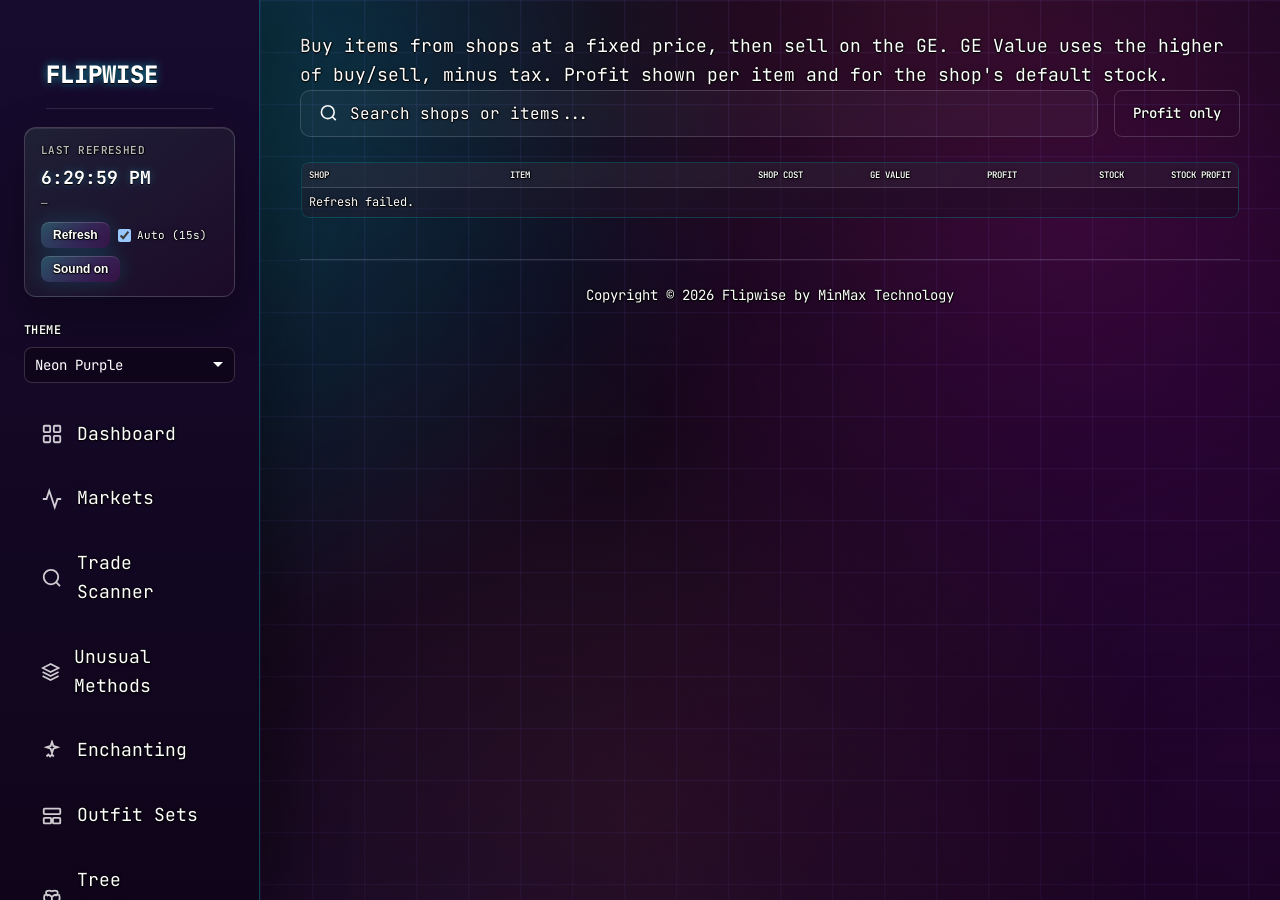
<file: shops-to-ge.html>
<!DOCTYPE html>
<html lang="en">
<head>
    <meta charset="UTF-8">
    <link rel="icon" href="favicon.svg" type="image/svg+xml">
    <meta name="viewport" content="width=device-width, initial-scale=1.0">
    <title>Shops to GE - Flipwise</title>
    <link rel="preconnect" href="https://fonts.googleapis.com">
    <link rel="preconnect" href="https://fonts.gstatic.com" crossorigin>
    <link href="https://fonts.googleapis.com/css2?family=Instrument+Sans:wght@400;500;600;700&display=swap" rel="stylesheet">
    <link rel="stylesheet" href="css/flipwise-theme.css">
    <link rel="stylesheet" href="css/flipwise-pages.css">
    <link id="flipwise-neon-theme" rel="stylesheet" href="css/flipwise-standalone.css">
    <script>
    (function () {
      var theme = 'neon';
      try {
        var saved = localStorage.getItem('flipwise-theme');
        if (saved === 'copper' || saved === 'neon' || saved === 'neon-black' || saved === 'neon-blue' || saved === 'neon-red' || saved === 'cycle') theme = saved;
      } catch (e) {}
      document.documentElement.setAttribute('data-theme', theme);
      if (theme === 'copper') {
        var link = document.getElementById('flipwise-neon-theme');
        if (link) link.disabled = true;
      }
    })();
    </script>
</head>
<body>
    <button class="mobile-menu-toggle" id="mobileMenuToggle" aria-label="Toggle menu">
        <div class="hamburger"><span></span><span></span><span></span></div>
    </button>
    <div class="sidebar-overlay" id="sidebarOverlay"></div>

    <div class="dashboard">
        <aside class="sidebar" id="sidebar">
            <div class="sidebar-time">
                <div class="sidebar-time-label">Last refreshed</div>
                <div class="sidebar-time-clock" id="refresh-clock">—</div>
                <div class="sidebar-time-sub" id="refresh-last">—</div>
                <div class="sidebar-time-actions">
                    <button type="button" class="sidebar-time-btn" id="refresh-btn" title="Refresh">Refresh</button>
                    <label class="sidebar-time-auto">
                        <input type="checkbox" id="auto-refresh-checkbox" checked>
                        <span>Auto (15s)</span>
                    </label>
                </div>
            </div>

            <nav class="nav-section">
                <a href="index.html" class="nav-item">
                    <svg class="nav-icon" viewBox="0 0 24 24" fill="none" stroke="currentColor" stroke-width="2">
                        <rect x="3" y="3" width="7" height="7" rx="1"/>
                        <rect x="14" y="3" width="7" height="7" rx="1"/>
                        <rect x="3" y="14" width="7" height="7" rx="1"/>
                        <rect x="14" y="14" width="7" height="7" rx="1"/>
                    </svg>
                    Dashboard
                </a>
                <a href="markets.html" class="nav-item">
                    <svg class="nav-icon" viewBox="0 0 24 24" fill="none" stroke="currentColor" stroke-width="2">
                        <polyline points="22 12 18 12 15 21 9 3 6 12 2 12"/>
                    </svg>
                    Markets
                </a>
                <a href="scanner.html" class="nav-item">
                    <svg class="nav-icon" viewBox="0 0 24 24" fill="none" stroke="currentColor" stroke-width="2">
                        <circle cx="11" cy="11" r="8"/><line x1="21" y1="21" x2="16.65" y2="16.65"/>
                    </svg>
                    Trade Scanner
                </a>
                <a href="money-makers.html" class="nav-item">
                    <svg class="nav-icon" viewBox="0 0 24 24" fill="none" stroke="currentColor" stroke-width="2">
                        <path d="M12 2L2 7l10 5 10-5-10-5z"/><path d="M2 17l10 5 10-5"/><path d="M2 12l10 5 10-5"/>
                    </svg>
                    Unusual Methods
                </a>
                <a href="enchanting.html" class="nav-item">
                    <svg class="nav-icon" viewBox="0 0 24 24" fill="none" stroke="currentColor" stroke-width="2">
                        <path d="M12 2l1.5 4.5L18 8l-4.5 1.5L12 14l-1.5-4.5L6 8l4.5-1.5L12 2z"/><path d="M6 18l2-2 2 2 2-2 2 2"/>
                    </svg>
                    Enchanting
                </a>
                <a href="outfit-sets.html" class="nav-item">
                    <svg class="nav-icon" viewBox="0 0 24 24" fill="none" stroke="currentColor" stroke-width="2">
                        <rect x="3" y="4" width="18" height="6" rx="1"/><rect x="3" y="14" width="8" height="6" rx="1"/><rect x="13" y="14" width="8" height="6" rx="1"/>
                    </svg>
                    Outfit Sets
                </a>
                <a href="tree-saplings.html" class="nav-item">
                    <svg class="nav-icon" viewBox="0 0 24 24" fill="none" stroke="currentColor" stroke-width="2">
                        <path d="M12 22v-8M12 14c-2-2-5-3-8-2-1 3-1 6 2 8M12 14c2-2 5-3 8-2 1 3 1 6-2 8M12 8c-2-1-4-1-6 0-1 2 0 4 2 5M12 8c2-1 4-1 6 0 1 2 0 4-2 5"/>
                    </svg>
                    Tree Saplings
                </a>
                <a href="decanting.html" class="nav-item">
                    <svg class="nav-icon" viewBox="0 0 24 24" fill="none" stroke="currentColor" stroke-width="2">
                        <path d="M9 2h6v2l1.5 16h-9L9 4V2z"/>
                    </svg>
                    Decanting
                </a>
                <a href="gem-cutting.html" class="nav-item">
                    <svg class="nav-icon" viewBox="0 0 24 24" fill="none" stroke="currentColor" stroke-width="2">
                        <path d="M12 2l9 7-9 13L3 9l9-7z"/>
                        <path d="M3 9h18"/>
                    </svg>
                    Gem Cutting
                </a>
                <a href="shops-to-ge.html" class="nav-item active">
                    <svg class="nav-icon" viewBox="0 0 24 24" fill="none" stroke="currentColor" stroke-width="2">
                        <path d="M3 9l1-5h16l1 5"></path>
                        <path d="M5 9v11h14V9"></path>
                        <path d="M9 20v-6h6v6"></path>
                    </svg>
                    Shops to GE
                </a>
            </nav>
        </aside>

        <main class="main-content">
            <p class="page-intro text-secondary">Buy items from shops at a fixed price, then sell on the GE. GE Value uses the higher of buy/sell, minus tax. Profit shown per item and for the shop's default stock.</p>

            <div class="search-filters">
                <div class="search-box">
                    <svg width="20" height="20" viewBox="0 0 24 24" fill="none" stroke="currentColor" stroke-width="2">
                        <circle cx="11" cy="11" r="8"/><line x1="21" y1="21" x2="16.65" y2="16.65"/>
                    </svg>
                    <input type="text" placeholder="Search shops or items..." id="searchInput">
                </div>
                <button type="button" class="filter-tab" id="profitOnlyBtn" aria-pressed="false">Profit only</button>
            </div>

            <div class="content-grid content-grid--full">
                <div class="card decanting-card">
                    <div class="decanting-table-scroll">
                        <table class="market-table">
                            <thead>
                                <tr id="shopsTableHeadRow">
                                    <th class="market-table__th-item market-table__th-sortable" data-sort="npc">Shop</th>
                                    <th class="market-table__th-item market-table__th-sortable" data-sort="item">Item</th>
                                    <th class="market-table__th-num text-right market-table__th-sortable" data-sort="shopCost">Shop Cost</th>
                                    <th class="market-table__th-num text-right market-table__th-sortable" data-sort="geAfterTax">GE Value</th>
                                    <th class="market-table__th-num text-right market-table__th-sortable" data-sort="profitPer">Profit</th>
                                    <th class="market-table__th-num text-right market-table__th-sortable" data-sort="shopStock">Stock</th>
                                    <th class="market-table__th-num text-right market-table__th-sortable" data-sort="profitLimit">Stock Profit</th>
                                </tr>
                            </thead>
                            <tbody id="shopsToGeTableBody">
                                <tr><td colspan="7" class="text-muted">Loading shops to GE…</td></tr>
                            </tbody>
                        </table>
                    </div>
                    <nav class="table-pager" id="shopsPager" aria-label="Shop pages" hidden></nav>
                </div>
            </div>

            <footer class="copyright">Copyright &copy; 2026 Flipwise by MinMax Technology</footer>
        </main>
    </div>

    <script src="js/flipwise-data.js"></script>
    <script src="js/flipwise-api.js"></script>
    <script src="js/sidebar-clock.js"></script>
    <script src="js/flipwise-sounds.js"></script>
    <script src="js/flipwise-alerts.js"></script>
    <script>
      (function() {
        var REFRESH_RATE_MS = 15000;
        var AUTO_REFRESH_KEY = 'flipwise-auto-refresh';
        var refreshBtn = document.getElementById('refresh-btn');
        var autoCheckbox = document.getElementById('auto-refresh-checkbox');
        var autoRefreshInterval = null;
        var lastData = null;
        var pageIndex = 0;
        var PAGE_SIZE = 20;
        var sortColumn = 'profitLimit';
        var sortDir = 'desc';
        var searchQuery = '';
        var profitOnly = false;

        var WIKI_ICON_BASE = 'https://oldschool.runescape.wiki/images/';
        function escapeHtml(s) {
          if (s == null) return '';
          var div = document.createElement('div');
          div.textContent = s;
          return div.innerHTML;
        }
        function itemIconHtml(icon, fallbackLetter) {
          var letter = (fallbackLetter || '').charAt(0) || '?';
          if (icon) {
            var filename = String(icon).replace(/ /g, '_');
            var url = WIKI_ICON_BASE + encodeURIComponent(filename);
            return '<img src="' + escapeHtml(url) + '" alt="" class="item-icon" loading="lazy" referrerpolicy="no-referrer" data-fallback="' + escapeHtml(letter) + '" onerror="var f=this.getAttribute(\'data-fallback\')||\'?\'; var s=document.createElement(\'span\'); s.className=\'item-icon-fallback\'; s.textContent=f; this.parentNode.replaceChild(s,this);">';
          }
          return '<span class="item-icon-fallback">' + escapeHtml(letter) + '</span>';
        }
        function fmtGp(n) {
          if (n == null || n !== n) return '—';
          return Number(n).toLocaleString();
        }
        function fmtProfit(n) {
          if (n == null || n !== n) return '—';
          var sign = n >= 0 ? '+' : '';
          return sign + Number(n).toLocaleString() + ' gp';
        }

        function renderPager(pagerId, total) {
          var el = document.getElementById(pagerId);
          if (!el) return;
          if (!total) {
            el.hidden = true;
            el.innerHTML = '';
            return;
          }
          var pages = Math.ceil(total / PAGE_SIZE);
          if (pageIndex >= pages) pageIndex = pages - 1;
          if (pageIndex < 0) pageIndex = 0;
          var start = pageIndex * PAGE_SIZE;
          var end = Math.min(start + PAGE_SIZE, total);
          var html = '<span class="table-pager__status">Showing ' + (start + 1).toLocaleString() + '–' + end.toLocaleString() + ' of ' + total.toLocaleString() + '</span>';
          html += '<button type="button" class="table-pager__btn" data-page="prev"' + (pageIndex === 0 ? ' disabled' : '') + '>Previous</button>';
          var windowSize = 7;
          var from = 0;
          var to = pages;
          if (pages > windowSize) {
            from = pageIndex - 3;
            if (from < 0) from = 0;
            to = from + windowSize;
            if (to > pages) {
              to = pages;
              from = to - windowSize;
            }
          }
          for (var i = from; i < to; i++) {
            var current = i === pageIndex;
            html += '<button type="button" class="table-pager__btn' + (current ? ' is-current' : '') + '" data-page="' + i + '"' + (current ? ' aria-current="page"' : '') + '>' + (i + 1) + '</button>';
          }
          html += '<button type="button" class="table-pager__btn" data-page="next"' + (pageIndex >= pages - 1 ? ' disabled' : '') + '>Next</button>';
          el.hidden = false;
          el.innerHTML = html;
        }
        function setSortIndicator() {
          var row = document.getElementById('shopsTableHeadRow');
          if (!row) return;
          row.querySelectorAll('th[data-sort]').forEach(function(th) {
            var col = th.getAttribute('data-sort');
            th.classList.remove('sort-asc', 'sort-desc');
            th.removeAttribute('aria-sort');
            if (col === sortColumn) {
              th.classList.add(sortDir === 'asc' ? 'sort-asc' : 'sort-desc');
              th.setAttribute('aria-sort', sortDir === 'asc' ? 'ascending' : 'descending');
            }
          });
        }
        function fillTable(data, scrollToTable) {
          setSortIndicator();
          var tbody = document.getElementById('shopsToGeTableBody');
          if (!tbody) return;
          var dataset = (data && data.shopsToGeData) ? data.shopsToGeData : {};
          var keys = Object.keys(dataset || {});
          if (!keys.length) {
            tbody.innerHTML = '<tr><td colspan="7" class="text-muted">No items configured yet.</td></tr>';
            renderPager('shopsPager', 0);
            return;
          }
          var q = searchQuery.trim().toLowerCase();
          if (q) {
            keys = keys.filter(function(k) {
              var d = dataset[k] || {};
              var npc = (d.npc || '').toLowerCase();
              var item = (d.itemName || '').toLowerCase();
              return npc.indexOf(q) >= 0 || item.indexOf(q) >= 0;
            });
          }
          if (profitOnly) {
            keys = keys.filter(function(k) {
              var d = dataset[k] || {};
              return d.profitPer != null && Number(d.profitPer) > 0;
            });
          }
          if (!keys.length) {
            var empty = profitOnly && q ? 'No profitable shops match your search.' : (q ? 'No shops match your search.' : 'No profitable shops in this list.');
            tbody.innerHTML = '<tr><td colspan="7" class="text-muted">' + empty + '</td></tr>';
            renderPager('shopsPager', 0);
            return;
          }
          keys.sort(function(a, b) {
            var A = dataset[a] || {};
            var B = dataset[b] || {};
            var textCol = sortColumn === 'npc' || sortColumn === 'item';
            var va = textCol
              ? ((sortColumn === 'npc' ? A.npc : A.itemName) || '').toLowerCase()
              : (A[sortColumn] != null ? Number(A[sortColumn]) : -Infinity);
            var vb = textCol
              ? ((sortColumn === 'npc' ? B.npc : B.itemName) || '').toLowerCase()
              : (B[sortColumn] != null ? Number(B[sortColumn]) : -Infinity);
            var cmp = 0;
            if (textCol) {
              cmp = va > vb ? 1 : va < vb ? -1 : 0;
              if (sortDir === 'desc') cmp = -cmp;
            } else {
              cmp = sortDir === 'asc' ? va - vb : vb - va;
            }
            if (cmp !== 0) return cmp;
            var la = A.profitLimit != null ? Number(A.profitLimit) : -Infinity;
            var lb = B.profitLimit != null ? Number(B.profitLimit) : -Infinity;
            return lb - la;
          });
          renderPager('shopsPager', keys.length);
          var pageStart = pageIndex * PAGE_SIZE;
          tbody.innerHTML = '';
          keys.slice(pageStart, pageStart + PAGE_SIZE).forEach(function(k) {
            var d = dataset[k] || {};
            var name = d.itemName || k;
            var profit = d.profitPer != null ? d.profitPer : null;
            var profitClass = profit > 0 ? 'positive' : profit < 0 ? 'negative' : '';
            var icon = d.icon || null;
            var letter = (name || '').charAt(0) || '?';
            var tr = document.createElement('tr');
            tr.setAttribute('data-item-name', name);
            tr.innerHTML =
              '<td class="market-table__td-item"><span class="coin-name">' + escapeHtml(d.npc || '—') + '</span></td>' +
              '<td class="market-table__td-item"><div class="coin-cell"><span class="coin-icon">' + itemIconHtml(icon, letter) + '</span><span class="coin-name">' + escapeHtml(name) + '</span></div></td>' +
              '<td class="text-right market-table__td-num">' + escapeHtml(fmtGp(d.shopCost)) + '</td>' +
              '<td class="text-right market-table__td-num">' + escapeHtml(fmtGp(d.geAfterTax)) + '</td>' +
              '<td class="text-right market-table__td-num change-cell ' + profitClass + '">' + escapeHtml(fmtProfit(d.profitPer)) + '</td>' +
              '<td class="text-right market-table__td-num">' + (d.shopStock != null ? escapeHtml(fmtGp(d.shopStock)) : '—') + '</td>' +
              '<td class="text-right market-table__td-num change-cell ' + profitClass + '">' + escapeHtml(fmtProfit(d.profitLimit)) + '</td>';
            tbody.appendChild(tr);
          });
          if (scrollToTable) {
            var card = tbody.closest('.card');
            if (card && card.scrollIntoView) card.scrollIntoView({ block: 'start' });
          }
        }

        function doRefresh() {
          if (refreshBtn) refreshBtn.disabled = true;
          if (typeof FlipwiseAPI === 'undefined') {
            var tbody = document.getElementById('shopsToGeTableBody');
            if (tbody) tbody.innerHTML = '<tr><td colspan="7" class="text-muted">API unavailable.</td></tr>';
            if (refreshBtn) refreshBtn.disabled = false;
            return;
          }
          FlipwiseAPI.refresh().then(function(data) {
            if (window.FlipwiseAPI.acceptRefresh && !window.FlipwiseAPI.acceptRefresh(data)) return;
            var t = Date.now();
            try {
              localStorage.setItem('flipwise-last-refresh-ts', String(t));
              sessionStorage.setItem('flipwise-last-refresh-ts', String(t));
            } catch (e) {}
            lastData = data;
            fillTable(data);
          }).catch(function() {
            var tbody = document.getElementById('shopsToGeTableBody');
            if (tbody) tbody.innerHTML = '<tr><td colspan="7" class="text-muted">Refresh failed.</td></tr>';
          }).finally(function() {
            if (refreshBtn) refreshBtn.disabled = false;
          });
        }

        function startAutoRefresh() {
          stopAutoRefresh();
          if (!autoCheckbox || !autoCheckbox.checked) return;
          autoRefreshInterval = setInterval(doRefresh, REFRESH_RATE_MS);
        }
        function stopAutoRefresh() {
          if (autoRefreshInterval) {
            clearInterval(autoRefreshInterval);
            autoRefreshInterval = null;
          }
        }

        if (autoCheckbox) {
          try {
            var saved = localStorage.getItem(AUTO_REFRESH_KEY);
            if (saved !== null) autoCheckbox.checked = saved === 'true';
          } catch (e) {}
          autoCheckbox.addEventListener('change', function() {
            try { localStorage.setItem(AUTO_REFRESH_KEY, autoCheckbox.checked); } catch (e) {}
            if (autoCheckbox.checked) startAutoRefresh();
            else stopAutoRefresh();
          });
        }
        if (refreshBtn) refreshBtn.addEventListener('click', doRefresh);
        var searchInput = document.getElementById('searchInput');
        if (searchInput) {
          searchInput.addEventListener('input', function() {
            searchQuery = searchInput.value;
            pageIndex = 0;
            if (lastData) fillTable(lastData);
          });
        }
        var profitBtn = document.getElementById('profitOnlyBtn');
        if (profitBtn) {
          profitBtn.addEventListener('click', function() {
            profitOnly = !profitOnly;
            profitBtn.classList.toggle('is-on', profitOnly);
            profitBtn.setAttribute('aria-pressed', profitOnly ? 'true' : 'false');
            pageIndex = 0;
            if (lastData) fillTable(lastData);
          });
        }
        (function wireTableSort() {
          var table = document.querySelector('.market-table');
          if (!table) return;
          table.addEventListener('click', function(e) {
            var th = e.target && e.target.closest ? e.target.closest('th[data-sort]') : null;
            if (!th) return;
            var col = th.getAttribute('data-sort');
            if (!col) return;
            if (sortColumn === col) sortDir = sortDir === 'asc' ? 'desc' : 'asc';
            else {
              sortColumn = col;
              sortDir = (col === 'npc' || col === 'item') ? 'asc' : 'desc';
            }
            pageIndex = 0;
            if (lastData) fillTable(lastData);
          });
        })();
        (function wirePager() {
          var el = document.getElementById('shopsPager');
          if (!el) return;
          el.addEventListener('click', function(e) {
            var btn = e.target.closest ? e.target.closest('[data-page]') : null;
            if (!btn || btn.disabled) return;
            var v = btn.getAttribute('data-page');
            var next = pageIndex;
            if (v === 'prev') next = pageIndex - 1;
            else if (v === 'next') next = pageIndex + 1;
            else next = parseInt(v, 10);
            if (isNaN(next) || next === pageIndex) return;
            pageIndex = next;
            if (lastData) fillTable(lastData, true);
          });
        })();

        doRefresh();
        startAutoRefresh();
      })();
    </script>
    <script src="js/flipwise-item-nav.js"></script>
    <script src="js/flipwise-ui.js"></script>
    <script src="js/flipwise-standalone.js"></script>

</html>
</file>
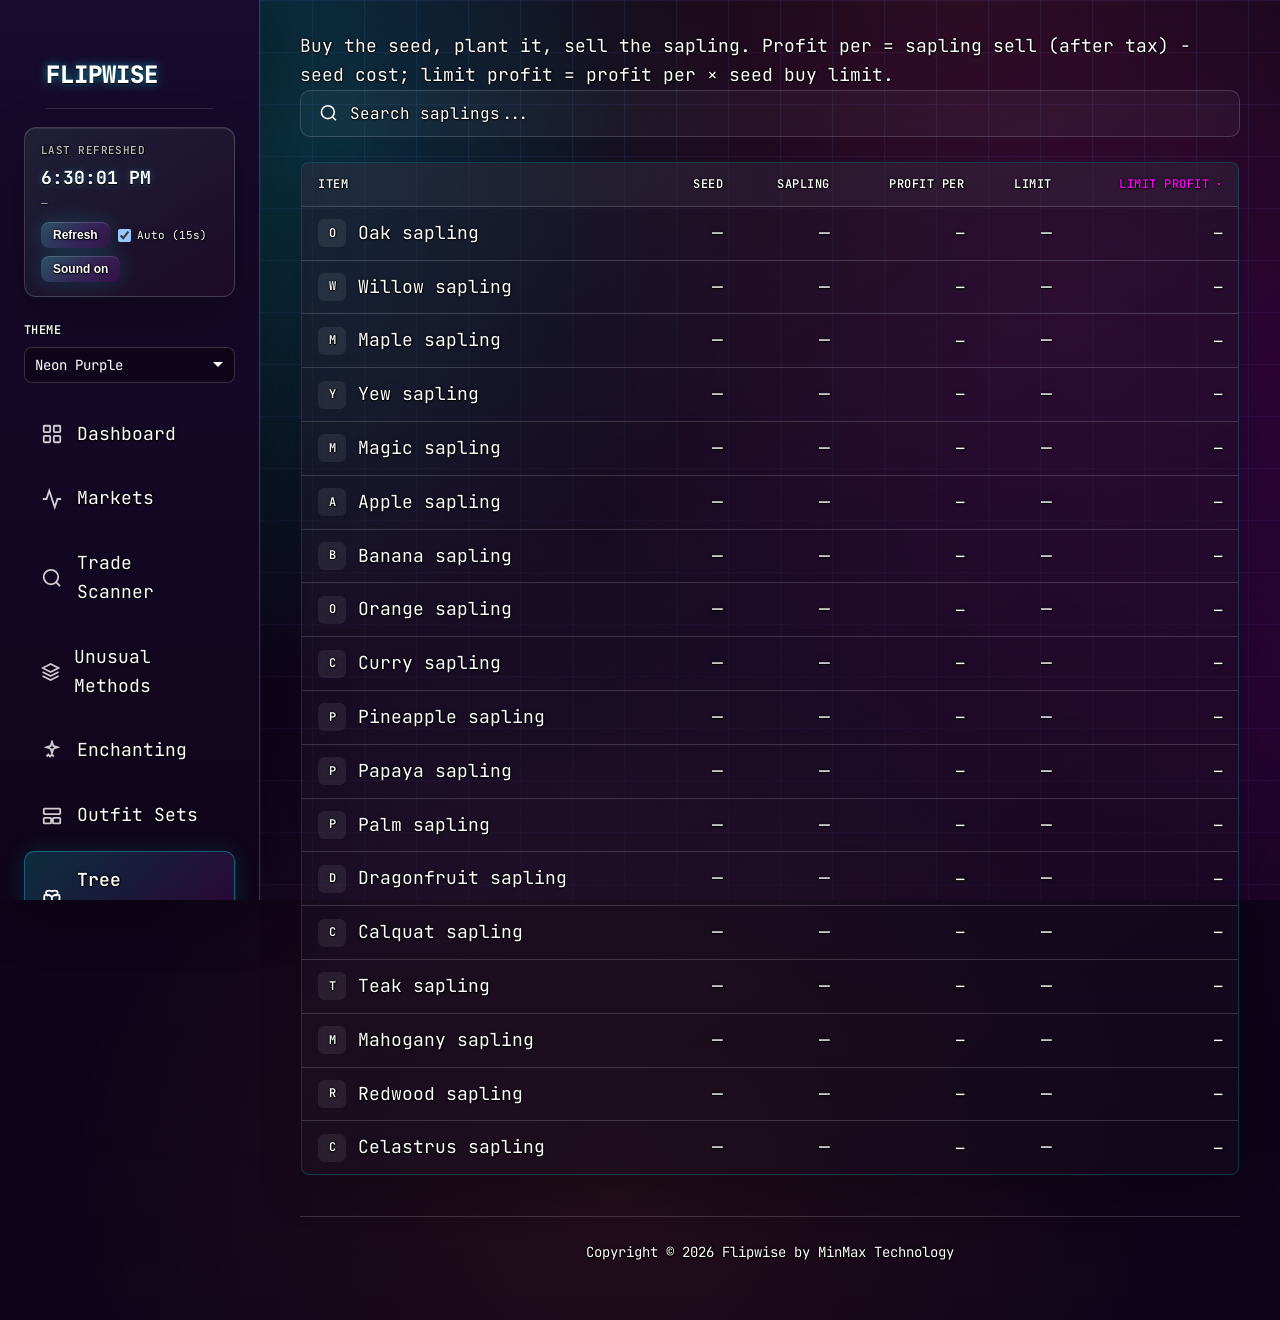
<file: tree-saplings.html>
<!DOCTYPE html>
<html lang="en">
<head>
    <meta charset="UTF-8">
    <link rel="icon" href="favicon.svg" type="image/svg+xml">
    <meta name="viewport" content="width=device-width, initial-scale=1.0">
    <title>Tree Saplings - Flipwise</title>
    <link rel="preconnect" href="https://fonts.googleapis.com">
    <link rel="preconnect" href="https://fonts.gstatic.com" crossorigin>
    <link href="https://fonts.googleapis.com/css2?family=Instrument+Sans:wght@400;500;600;700&display=swap" rel="stylesheet">
    <link rel="stylesheet" href="css/flipwise-theme.css">
    <link rel="stylesheet" href="css/flipwise-pages.css">
    <link id="flipwise-neon-theme" rel="stylesheet" href="css/flipwise-standalone.css">
    <script>
    (function () {
      var theme = 'neon';
      try {
        var saved = localStorage.getItem('flipwise-theme');
        if (saved === 'copper' || saved === 'neon' || saved === 'neon-black' || saved === 'neon-blue' || saved === 'neon-red' || saved === 'cycle') theme = saved;
      } catch (e) {}
      document.documentElement.setAttribute('data-theme', theme);
      if (theme === 'copper') {
        var link = document.getElementById('flipwise-neon-theme');
        if (link) link.disabled = true;
      }
    })();
    </script>
</head>
<body>
    <button class="mobile-menu-toggle" id="mobileMenuToggle" aria-label="Toggle menu">
        <div class="hamburger"><span></span><span></span><span></span></div>
    </button>
    <div class="sidebar-overlay" id="sidebarOverlay"></div>
    <div class="dashboard">
        <aside class="sidebar" id="sidebar">
            <div class="sidebar-time">
                <div class="sidebar-time-label">Last refreshed</div>
                <div class="sidebar-time-clock" id="refresh-clock">—</div>
                <div class="sidebar-time-sub" id="refresh-last">—</div>
                <div class="sidebar-time-actions">
                    <button type="button" class="sidebar-time-btn" id="refresh-btn" title="Refresh">Refresh</button>
                    <label class="sidebar-time-auto">
                        <input type="checkbox" id="auto-refresh-checkbox" checked>
                        <span>Auto (15s)</span>
                    </label>
                </div>
            </div>
            <nav class="nav-section">
                <a href="index.html" class="nav-item">
                    <svg class="nav-icon" viewBox="0 0 24 24" fill="none" stroke="currentColor" stroke-width="2">
                        <rect x="3" y="3" width="7" height="7" rx="1"/><rect x="14" y="3" width="7" height="7" rx="1"/>
                        <rect x="3" y="14" width="7" height="7" rx="1"/><rect x="14" y="14" width="7" height="7" rx="1"/>
                    </svg>
                    Dashboard
                </a>
                <a href="markets.html" class="nav-item">
                    <svg class="nav-icon" viewBox="0 0 24 24" fill="none" stroke="currentColor" stroke-width="2">
                        <polyline points="22 12 18 12 15 21 9 3 6 12 2 12"/>
                    </svg>
                    Markets
                </a>
                <a href="scanner.html" class="nav-item">
                    <svg class="nav-icon" viewBox="0 0 24 24" fill="none" stroke="currentColor" stroke-width="2">
                        <circle cx="11" cy="11" r="8"/><line x1="21" y1="21" x2="16.65" y2="16.65"/>
                    </svg>
                    Trade Scanner
                </a>
                <a href="money-makers.html" class="nav-item">
                    <svg class="nav-icon" viewBox="0 0 24 24" fill="none" stroke="currentColor" stroke-width="2">
                        <path d="M12 2L2 7l10 5 10-5-10-5z"/><path d="M2 17l10 5 10-5"/><path d="M2 12l10 5 10-5"/>
                    </svg>
                    Unusual Methods
                </a>
                <a href="enchanting.html" class="nav-item">
                    <svg class="nav-icon" viewBox="0 0 24 24" fill="none" stroke="currentColor" stroke-width="2">
                        <path d="M12 2l1.5 4.5L18 8l-4.5 1.5L12 14l-1.5-4.5L6 8l4.5-1.5L12 2z"/><path d="M6 18l2-2 2 2 2-2 2 2"/>
                    </svg>
                    Enchanting
                </a>
                <a href="outfit-sets.html" class="nav-item">
                    <svg class="nav-icon" viewBox="0 0 24 24" fill="none" stroke="currentColor" stroke-width="2">
                        <rect x="3" y="4" width="18" height="6" rx="1"/><rect x="3" y="14" width="8" height="6" rx="1"/><rect x="13" y="14" width="8" height="6" rx="1"/>
                    </svg>
                    Outfit Sets
                </a>
                <a href="tree-saplings.html" class="nav-item active">
                    <svg class="nav-icon" viewBox="0 0 24 24" fill="none" stroke="currentColor" stroke-width="2">
                        <path d="M12 22v-8M12 14c-2-2-5-3-8-2-1 3-1 6 2 8M12 14c2-2 5-3 8-2 1 3 1 6-2 8M12 8c-2-1-4-1-6 0-1 2 0 4 2 5M12 8c2-1 4-1 6 0 1 2 0 4-2 5"/>
                    </svg>
                    Tree Saplings
                </a>
                <a href="decanting.html" class="nav-item">
                    <svg class="nav-icon" viewBox="0 0 24 24" fill="none" stroke="currentColor" stroke-width="2">
                        <path d="M9 2h6v2l1.5 16h-9L9 4V2z"/>
                    </svg>
                    Decanting
                </a>
                <a href="gem-cutting.html" class="nav-item">
                    <svg class="nav-icon" viewBox="0 0 24 24" fill="none" stroke="currentColor" stroke-width="2">
                        <path d="M12 2l9 7-9 13L3 9l9-7z"/>
                        <path d="M3 9h18"/>
                    </svg>
                    Gem Cutting
                </a>
                <a href="shops-to-ge.html" class="nav-item">
                    <svg class="nav-icon" viewBox="0 0 24 24" fill="none" stroke="currentColor" stroke-width="2">
                        <path d="M3 9l1-5h16l1 5"></path>
                        <path d="M5 9v11h14V9"></path>
                        <path d="M9 20v-6h6v6"></path>
                    </svg>
                    Shops to GE
                </a>
            </nav>
        </aside>
        <main class="main-content">
            <p class="page-intro text-secondary">Buy the seed, plant it, sell the sapling. Profit per = sapling sell (after tax) − seed cost; limit profit = profit per × seed buy limit.</p>
            <div class="search-filters">
                <div class="search-box">
                    <svg width="20" height="20" viewBox="0 0 24 24" fill="none" stroke="currentColor" stroke-width="2">
                        <circle cx="11" cy="11" r="8"/><line x1="21" y1="21" x2="16.65" y2="16.65"/>
                    </svg>
                    <input type="text" placeholder="Search saplings..." id="searchInput">
                </div>
            </div>
            <div class="content-grid content-grid--full">
                <div class="card">
                    <table class="market-table">
                        <thead>
                            <tr id="saplingTableHeadRow">
                                <th class="market-table__th-item market-table__th-sortable" data-sort="item">Item</th>
                                <th class="market-table__th-num text-right market-table__th-sortable" data-sort="seedCost">Seed</th>
                                <th class="market-table__th-num text-right market-table__th-sortable" data-sort="saplingSell">Sapling</th>
                                <th class="market-table__th-num text-right market-table__th-sortable" data-sort="profitPer">Profit per</th>
                                <th class="market-table__th-num text-right market-table__th-sortable" data-sort="limit">Limit</th>
                                <th class="market-table__th-num text-right market-table__th-sortable" data-sort="limitProfit">Limit profit</th>
                            </tr>
                        </thead>
                        <tbody id="saplingTableBody">
                            <tr><td colspan="6" class="text-muted">Loading…</td></tr>
                        </tbody>
                    </table>
                </div>
            </div>
            <footer class="copyright">Copyright &copy; 2026 Flipwise by MinMax Technology</footer>
        </main>
    </div>
    <script src="js/sidebar-clock.js"></script>
    <script src="js/flipwise-data.js"></script>
    <script src="js/flipwise-sounds.js"></script>
    <script src="js/flipwise-alerts.js"></script>
    <script src="js/flipwise-api.js"></script>
    <script src="js/flipwise-refresh.js"></script>
    <script src="js/flipwise-item-nav.js"></script>
    <script src="js/flipwise-ui.js"></script>
    <script>
(function() {
  var tbody = document.getElementById('saplingTableBody');
  var headRow = document.getElementById('saplingTableHeadRow');
  var searchInput = document.getElementById('searchInput');
  var sortColumn = 'limitProfit';
  var sortDir = 'desc';
  var WIKI_ICON_BASE = 'https://oldschool.runescape.wiki/images/';
  var tableData = null;

  function escapeHtml(s) {
    if (s == null) return '';
    var div = document.createElement('div');
    div.textContent = s;
    return div.innerHTML;
  }
  function fmtNum(n) {
    if (n == null || isNaN(n)) return '—';
    return Number(n).toLocaleString();
  }
  function fmtProfit(n) {
    if (n == null) return '—';
    var s = n >= 0 ? '+' : '';
    return s + Number(n).toLocaleString() + ' gp';
  }
  function iconHtml(icon, fallback) {
    if (icon) {
      var filename = String(icon).replace(/ /g, '_');
      var url = WIKI_ICON_BASE + encodeURIComponent(filename);
      return '<img src="' + escapeHtml(url) + '" alt="" class="item-icon" loading="lazy" referrerpolicy="no-referrer" data-fallback="' + escapeHtml(fallback || '') + '" onerror="var f=this.getAttribute(\'data-fallback\')||\'?\'; var s=document.createElement(\'span\'); s.className=\'item-icon-fallback\'; s.textContent=f; this.parentNode.replaceChild(s,this);">';
    }
    return '<span class="item-icon-fallback">' + escapeHtml((fallback || '').charAt(0) || '?') + '</span>';
  }
  function getItems() {
    var F = window.Flipwise;
    return (F && F.TREE_SAPLING_ITEMS) ? F.TREE_SAPLING_ITEMS.slice() : [];
  }
  function fillTable() {
    if (!tbody) return;
    var list = getItems();
    var data = tableData || {};
    var q = (searchInput && searchInput.value) ? searchInput.value.trim().toLowerCase() : '';
    if (q) list = list.filter(function(it) { return (it.name || '').toLowerCase().indexOf(q) >= 0; });
    list.sort(function(a, b) {
      var dA = data[a.name];
      var dB = data[b.name];
      if (sortColumn === 'item') {
        var sa = (a.name || '').toLowerCase();
        var sb = (b.name || '').toLowerCase();
        var cmp = sa < sb ? -1 : sa > sb ? 1 : 0;
        return sortDir === 'asc' ? cmp : -cmp;
      }
      var va = dA && dA[sortColumn] != null ? dA[sortColumn] : (sortColumn === 'limitProfit' || sortColumn === 'profitPer' ? -Infinity : 0);
      var vb = dB && dB[sortColumn] != null ? dB[sortColumn] : (sortColumn === 'limitProfit' || sortColumn === 'profitPer' ? -Infinity : 0);
      if (typeof va === 'number' && typeof vb === 'number')
        return sortDir === 'asc' ? (va - vb) : (vb - va);
      return 0;
    });
    tbody.innerHTML = '';
    if (list.length === 0) {
      tbody.innerHTML = '<tr><td colspan="6" class="text-muted">' + (q ? 'No saplings match your search.' : 'No data.') + '</td></tr>';
      setSortIndicator();
      return;
    }
    list.forEach(function(it) {
      var d = data[it.name] || {};
      var seedCost = d.seedCost != null ? fmtNum(d.seedCost) + ' gp' : '—';
      var saplingSell = d.saplingSell != null ? fmtNum(d.saplingSell) + ' gp' : '—';
      var profitPer = d.profitPer != null ? fmtProfit(d.profitPer) : '—';
      var limit = d.limit != null ? fmtNum(d.limit) : '—';
      var limitProfit = d.limitProfit != null ? fmtProfit(d.limitProfit) : '—';
      var profitClass = (d.profitPer != null && d.profitPer < 0) ? ' negative' : (d.profitPer != null && d.profitPer > 0) ? ' positive' : '';
      var limitProfitClass = (d.limitProfit != null && d.limitProfit < 0) ? ' negative' : (d.limitProfit != null && d.limitProfit > 0) ? ' positive' : '';
      var tr = document.createElement('tr');
      tr.setAttribute('data-item-name', it.name);
      tr.innerHTML =
        '<td class="market-table__td-item"><div class="coin-cell"><span class="coin-icon">' + iconHtml(d.icon, it.name) + '</span><span class="coin-name">' + escapeHtml(it.name) + '</span></div></td>' +
        '<td class="text-right market-table__td-num">' + escapeHtml(seedCost) + '</td>' +
        '<td class="text-right market-table__td-num">' + escapeHtml(saplingSell) + '</td>' +
        '<td class="text-right market-table__td-num change-cell' + profitClass + '">' + escapeHtml(profitPer) + '</td>' +
        '<td class="text-right market-table__td-num">' + escapeHtml(limit) + '</td>' +
        '<td class="text-right market-table__td-num change-cell' + limitProfitClass + '">' + escapeHtml(limitProfit) + '</td>';
      tbody.appendChild(tr);
    });
    setSortIndicator();
  }
  function setSortIndicator() {
    if (!headRow) return;
    headRow.querySelectorAll('th[data-sort]').forEach(function(th) {
      var col = th.getAttribute('data-sort');
      th.classList.remove('sort-asc', 'sort-desc');
      th.removeAttribute('aria-sort');
      if (col === sortColumn) {
        th.classList.add(sortDir === 'asc' ? 'sort-asc' : 'sort-desc');
        th.setAttribute('aria-sort', sortDir === 'asc' ? 'ascending' : 'descending');
      }
    });
  }
  if (headRow) {
    headRow.querySelectorAll('th[data-sort]').forEach(function(th) {
      th.addEventListener('click', function() {
        var col = th.getAttribute('data-sort');
        if (col === sortColumn) sortDir = sortDir === 'asc' ? 'desc' : 'asc';
        else { sortColumn = col; sortDir = col === 'item' ? 'asc' : (col === 'limitProfit' || col === 'profitPer' ? 'desc' : 'asc'); }
        fillTable();
      });
    });
  }
  if (searchInput) searchInput.addEventListener('input', fillTable);
  if (typeof FlipwiseRefresh !== 'undefined') {
    FlipwiseRefresh.bind({
      onData: function(data) {
        tableData = data.treeSaplingsData || {};
        fillTable();
      },
      onError: function() {
        tableData = {};
        fillTable();
      }
    });
  } else if (typeof FlipwiseAPI !== 'undefined') {
    FlipwiseAPI.refresh().then(function(data) {
      tableData = data.treeSaplingsData || {};
      fillTable();
    }).catch(function() {
      tableData = {};
      fillTable();
    });
  } else {
    fillTable();
  }
})();
    </script>
    <script src="js/flipwise-standalone.js"></script>

</html>
</file>
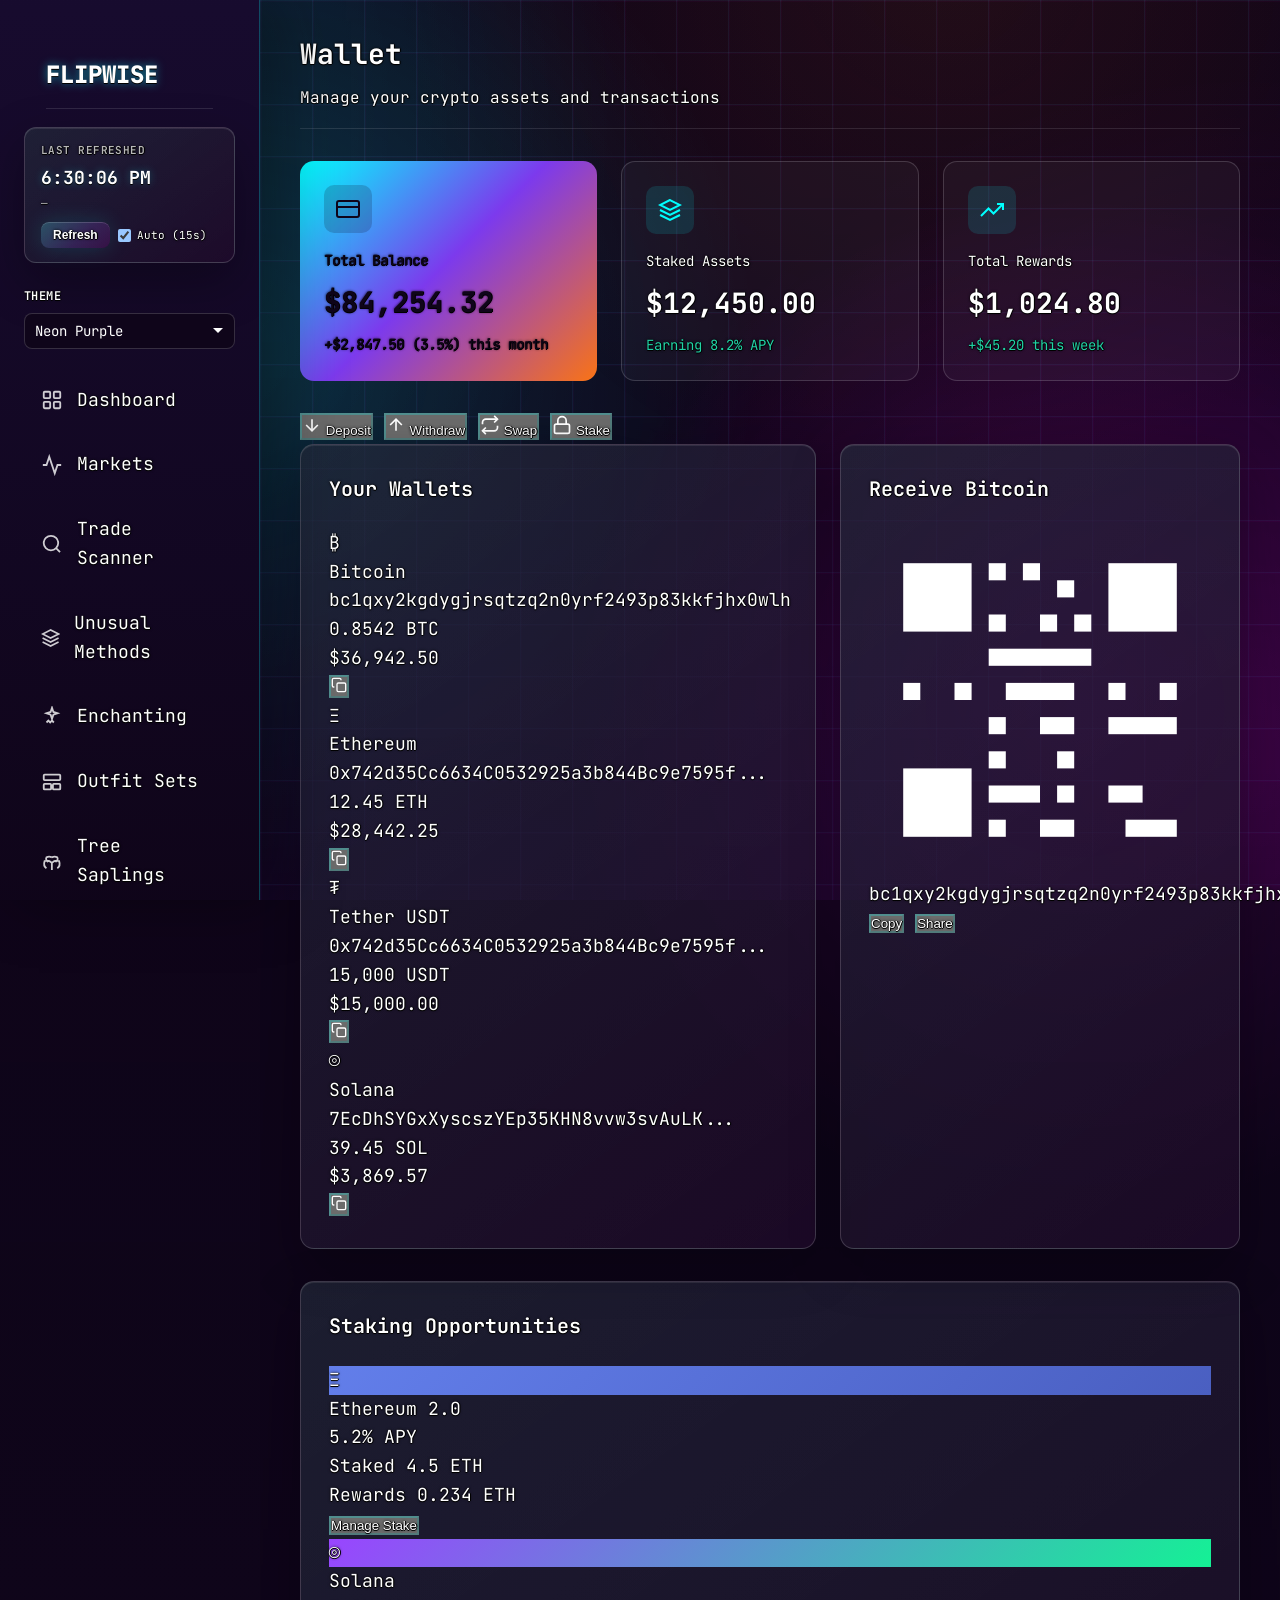
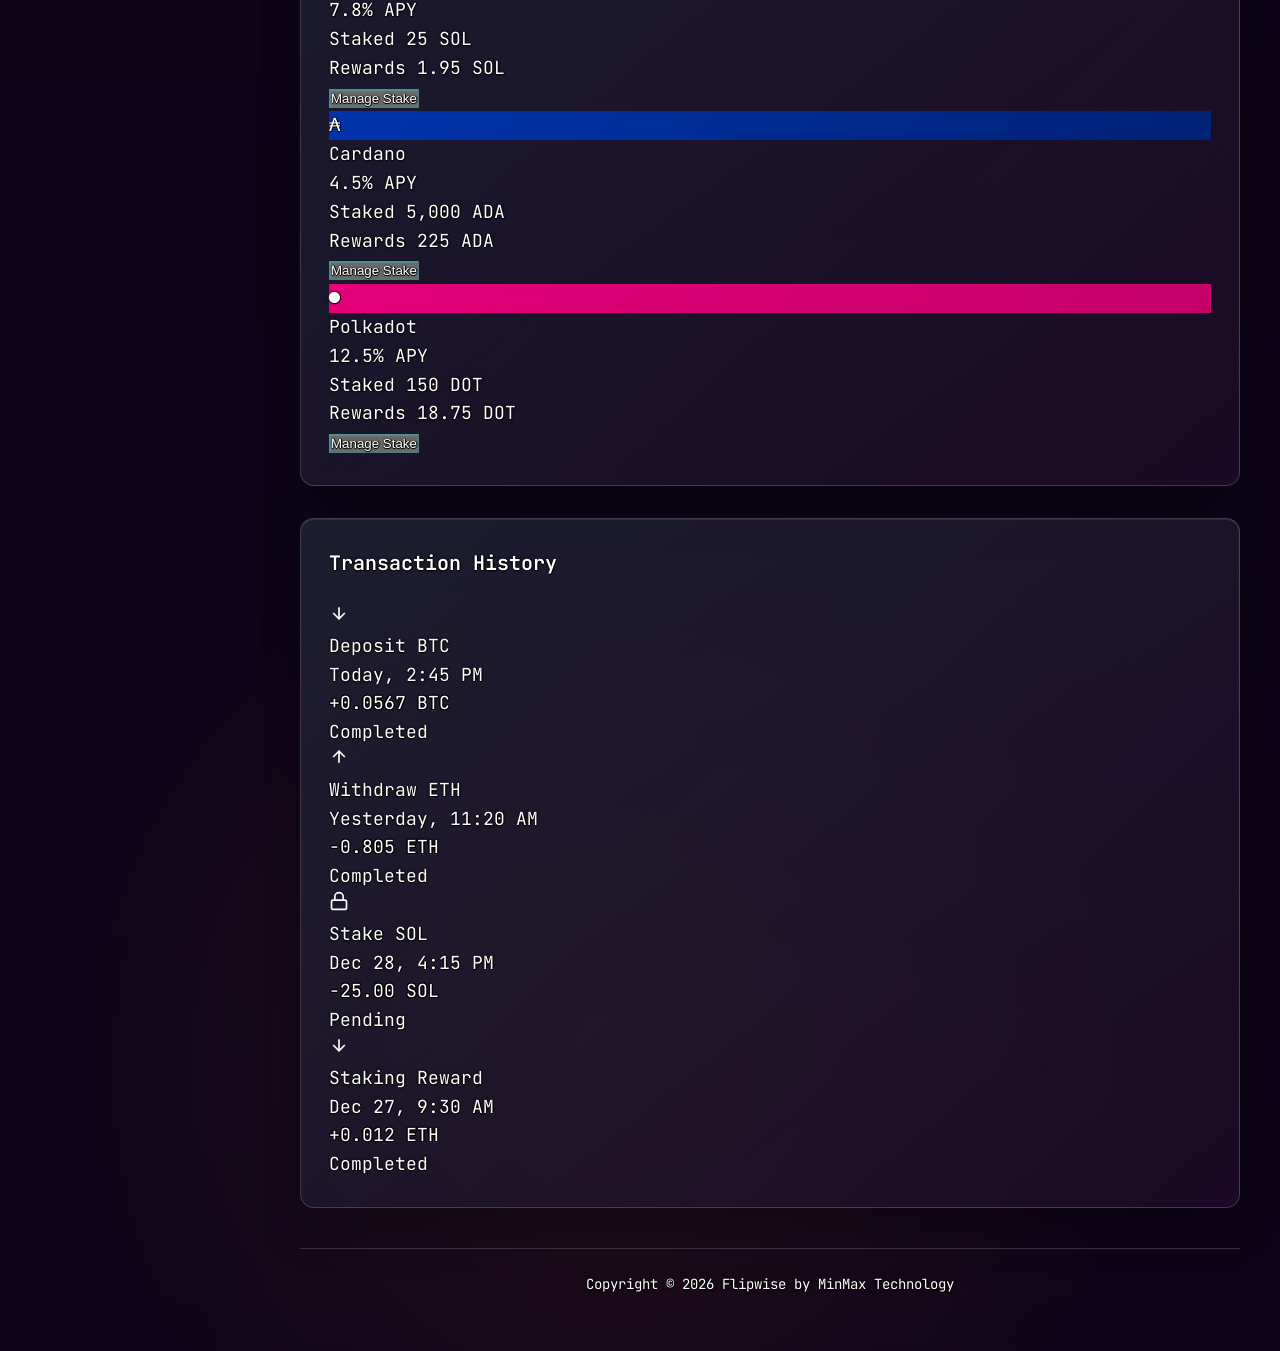
<file: wallet.html>
<!DOCTYPE html>
<html lang="en">
<head>
    <meta charset="UTF-8">
    <meta name="viewport" content="width=device-width, initial-scale=1.0">
    <title>Wallet - Flipwise</title>
    <link rel="preconnect" href="https://fonts.googleapis.com">
    <link rel="preconnect" href="https://fonts.gstatic.com" crossorigin>
    <link href="https://fonts.googleapis.com/css2?family=Instrument+Sans:wght@400;500;600;700&display=swap" rel="stylesheet">
    <link rel="stylesheet" href="css/flipwise-theme.css">
    <link rel="stylesheet" href="css/flipwise-pages.css">
    <link rel="stylesheet" href="css/flipwise-standalone.css">
    <!--

Flipwise wallet page

-->
</head>
<body>
    <!-- Mobile Menu Toggle -->
    <button class="mobile-menu-toggle" id="mobileMenuToggle" aria-label="Toggle menu">
        <div class="hamburger">
            <span></span>
            <span></span>
            <span></span>
        </div>
    </button>

    <!-- Sidebar Overlay -->
    <div class="sidebar-overlay" id="sidebarOverlay"></div>

    <div class="dashboard">
        <!-- Sidebar -->
        <aside class="sidebar" id="sidebar">
            <div class="sidebar-time">
                <div class="sidebar-time-label">Last refreshed</div>
                <div class="sidebar-time-clock" id="refresh-clock">—</div>
                <div class="sidebar-time-sub" id="refresh-last">—</div>
                <div class="sidebar-time-actions">
                    <button type="button" class="sidebar-time-btn" id="refresh-btn" title="Refresh">Refresh</button>
                    <label class="sidebar-time-auto">
                        <input type="checkbox" id="auto-refresh-checkbox" checked>
                        <span>Auto (15s)</span>
                    </label>
                </div>
            </div>

            <nav class="nav-section">
                <a href="index.html" class="nav-item">
                    <svg class="nav-icon" viewBox="0 0 24 24" fill="none" stroke="currentColor" stroke-width="2">
                        <rect x="3" y="3" width="7" height="7" rx="1"/>
                        <rect x="14" y="3" width="7" height="7" rx="1"/>
                        <rect x="3" y="14" width="7" height="7" rx="1"/>
                        <rect x="14" y="14" width="7" height="7" rx="1"/>
                    </svg>
                    Dashboard
                </a>
                <a href="markets.html" class="nav-item">
                    <svg class="nav-icon" viewBox="0 0 24 24" fill="none" stroke="currentColor" stroke-width="2">
                        <polyline points="22 12 18 12 15 21 9 3 6 12 2 12"/>
                    </svg>
                    Markets
                </a>
                <a href="scanner.html" class="nav-item">
                    <svg class="nav-icon" viewBox="0 0 24 24" fill="none" stroke="currentColor" stroke-width="2">
                        <circle cx="11" cy="11" r="8"/><line x1="21" y1="21" x2="16.65" y2="16.65"/>
                    </svg>
                    Trade Scanner
                </a>
                <a href="money-makers.html" class="nav-item">
                    <svg class="nav-icon" viewBox="0 0 24 24" fill="none" stroke="currentColor" stroke-width="2">
                        <path d="M12 2L2 7l10 5 10-5-10-5z"/><path d="M2 17l10 5 10-5"/><path d="M2 12l10 5 10-5"/>
                    </svg>
                    Unusual Methods
                </a>
                <a href="enchanting.html" class="nav-item">
                    <svg class="nav-icon" viewBox="0 0 24 24" fill="none" stroke="currentColor" stroke-width="2">
                        <path d="M12 2l1.5 4.5L18 8l-4.5 1.5L12 14l-1.5-4.5L6 8l4.5-1.5L12 2z"/><path d="M6 18l2-2 2 2 2-2 2 2"/>
                    </svg>
                    Enchanting
                </a>
                <a href="outfit-sets.html" class="nav-item">
                    <svg class="nav-icon" viewBox="0 0 24 24" fill="none" stroke="currentColor" stroke-width="2">
                        <rect x="3" y="4" width="18" height="6" rx="1"/><rect x="3" y="14" width="8" height="6" rx="1"/><rect x="13" y="14" width="8" height="6" rx="1"/>
                    </svg>
                    Outfit Sets
                </a>
                <a href="tree-saplings.html" class="nav-item">
                    <svg class="nav-icon" viewBox="0 0 24 24" fill="none" stroke="currentColor" stroke-width="2">
                        <path d="M12 22v-8M12 14c-2-2-5-3-8-2-1 3-1 6 2 8M12 14c2-2 5-3 8-2 1 3 1 6-2 8M12 8c-2-1-4-1-6 0-1 2 0 4 2 5M12 8c2-1 4-1 6 0 1 2 0 4-2 5"/>
                    </svg>
                    Tree Saplings
                </a>
                <a href="decanting.html" class="nav-item">
                    <svg class="nav-icon" viewBox="0 0 24 24" fill="none" stroke="currentColor" stroke-width="2">
                        <path d="M9 2h6v2l1.5 16h-9L9 4V2z"/>
                    </svg>
                    Decanting
                </a>
                <a href="gem-cutting.html" class="nav-item">
                    <svg class="nav-icon" viewBox="0 0 24 24" fill="none" stroke="currentColor" stroke-width="2">
                        <path d="M12 2l9 7-9 13L3 9l9-7z"/>
                        <path d="M3 9h18"/>
                    </svg>
                    Gem Cutting
                </a>
                <a href="shops-to-ge.html" class="nav-item">
                    <svg class="nav-icon" viewBox="0 0 24 24" fill="none" stroke="currentColor" stroke-width="2">
                        <path d="M3 9l1-5h16l1 5"></path>
                        <path d="M5 9v11h14V9"></path>
                        <path d="M9 20v-6h6v6"></path>
                    </svg>
                    Shops to GE
                </a>
            </nav>
        </aside>

        <!-- Main Content -->
        <main class="main-content">
            <div class="page-header">
                <h1>Wallet</h1>
                <p>Manage your crypto assets and transactions</p>
            </div>

            <!-- Balance Cards -->
            <div class="balance-cards">
                <div class="balance-card primary">
                    <div class="balance-icon">
                        <svg width="24" height="24" viewBox="0 0 24 24" fill="none" stroke="currentColor" stroke-width="2">
                            <rect x="1" y="4" width="22" height="16" rx="2" ry="2"/>
                            <line x1="1" y1="10" x2="23" y2="10"/>
                        </svg>
                    </div>
                    <div class="balance-label">Total Balance</div>
                    <div class="balance-value">$84,254.32</div>
                    <div class="balance-change">+$2,847.50 (3.5%) this month</div>
                </div>
                <div class="balance-card">
                    <div class="balance-icon">
                        <svg width="24" height="24" viewBox="0 0 24 24" fill="none" stroke="currentColor" stroke-width="2">
                            <path d="M12 2L2 7l10 5 10-5-10-5z"/>
                            <path d="M2 17l10 5 10-5"/>
                            <path d="M2 12l10 5 10-5"/>
                        </svg>
                    </div>
                    <div class="balance-label">Staked Assets</div>
                    <div class="balance-value">$12,450.00</div>
                    <div class="balance-change">Earning 8.2% APY</div>
                </div>
                <div class="balance-card">
                    <div class="balance-icon">
                        <svg width="24" height="24" viewBox="0 0 24 24" fill="none" stroke="currentColor" stroke-width="2">
                            <polyline points="23 6 13.5 15.5 8.5 10.5 1 18"/>
                            <polyline points="17 6 23 6 23 12"/>
                        </svg>
                    </div>
                    <div class="balance-label">Total Rewards</div>
                    <div class="balance-value">$1,024.80</div>
                    <div class="balance-change">+$45.20 this week</div>
                </div>
            </div>

            <!-- Action Buttons -->
            <div class="action-buttons">
                <button class="action-btn primary">
                    <svg width="20" height="20" viewBox="0 0 24 24" fill="none" stroke="currentColor" stroke-width="2">
                        <polyline points="19 12 12 19 5 12"/>
                        <line x1="12" y1="5" x2="12" y2="19"/>
                    </svg>
                    Deposit
                </button>
                <button class="action-btn">
                    <svg width="20" height="20" viewBox="0 0 24 24" fill="none" stroke="currentColor" stroke-width="2">
                        <polyline points="5 12 12 5 19 12"/>
                        <line x1="12" y1="19" x2="12" y2="5"/>
                    </svg>
                    Withdraw
                </button>
                <button class="action-btn">
                    <svg width="20" height="20" viewBox="0 0 24 24" fill="none" stroke="currentColor" stroke-width="2">
                        <polyline points="17 1 21 5 17 9"/>
                        <path d="M3 11V9a4 4 0 014-4h14"/>
                        <polyline points="7 23 3 19 7 15"/>
                        <path d="M21 13v2a4 4 0 01-4 4H3"/>
                    </svg>
                    Swap
                </button>
                <button class="action-btn">
                    <svg width="20" height="20" viewBox="0 0 24 24" fill="none" stroke="currentColor" stroke-width="2">
                        <rect x="3" y="11" width="18" height="11" rx="2" ry="2"/>
                        <path d="M7 11V7a5 5 0 0110 0v4"/>
                    </svg>
                    Stake
                </button>
            </div>

            <!-- Content Grid -->
            <div class="content-grid">
                <!-- Wallet Addresses -->
                <div class="card">
                    <div class="card-header">
                        <h2 class="card-title">Your Wallets</h2>
                    </div>
                    <div class="wallet-list">
                        <div class="wallet-item">
                            <div class="wallet-icon btc">₿</div>
                            <div class="wallet-info">
                                <div class="wallet-name">Bitcoin</div>
                                <div class="wallet-address">bc1qxy2kgdygjrsqtzq2n0yrf2493p83kkfjhx0wlh</div>
                            </div>
                            <div class="wallet-balance">
                                <div class="wallet-amount">0.8542 BTC</div>
                                <div class="wallet-usd">$36,942.50</div>
                            </div>
                            <button class="copy-btn">
                                <svg width="16" height="16" viewBox="0 0 24 24" fill="none" stroke="currentColor" stroke-width="2">
                                    <rect x="9" y="9" width="13" height="13" rx="2" ry="2"/>
                                    <path d="M5 15H4a2 2 0 01-2-2V4a2 2 0 012-2h9a2 2 0 012 2v1"/>
                                </svg>
                            </button>
                        </div>
                        <div class="wallet-item">
                            <div class="wallet-icon eth">Ξ</div>
                            <div class="wallet-info">
                                <div class="wallet-name">Ethereum</div>
                                <div class="wallet-address">0x742d35Cc6634C0532925a3b844Bc9e7595f...</div>
                            </div>
                            <div class="wallet-balance">
                                <div class="wallet-amount">12.45 ETH</div>
                                <div class="wallet-usd">$28,442.25</div>
                            </div>
                            <button class="copy-btn">
                                <svg width="16" height="16" viewBox="0 0 24 24" fill="none" stroke="currentColor" stroke-width="2">
                                    <rect x="9" y="9" width="13" height="13" rx="2" ry="2"/>
                                    <path d="M5 15H4a2 2 0 01-2-2V4a2 2 0 012-2h9a2 2 0 012 2v1"/>
                                </svg>
                            </button>
                        </div>
                        <div class="wallet-item">
                            <div class="wallet-icon usdt">₮</div>
                            <div class="wallet-info">
                                <div class="wallet-name">Tether USDT</div>
                                <div class="wallet-address">0x742d35Cc6634C0532925a3b844Bc9e7595f...</div>
                            </div>
                            <div class="wallet-balance">
                                <div class="wallet-amount">15,000 USDT</div>
                                <div class="wallet-usd">$15,000.00</div>
                            </div>
                            <button class="copy-btn">
                                <svg width="16" height="16" viewBox="0 0 24 24" fill="none" stroke="currentColor" stroke-width="2">
                                    <rect x="9" y="9" width="13" height="13" rx="2" ry="2"/>
                                    <path d="M5 15H4a2 2 0 01-2-2V4a2 2 0 012-2h9a2 2 0 012 2v1"/>
                                </svg>
                            </button>
                        </div>
                        <div class="wallet-item">
                            <div class="wallet-icon sol">◎</div>
                            <div class="wallet-info">
                                <div class="wallet-name">Solana</div>
                                <div class="wallet-address">7EcDhSYGxXyscszYEp35KHN8vvw3svAuLK...</div>
                            </div>
                            <div class="wallet-balance">
                                <div class="wallet-amount">39.45 SOL</div>
                                <div class="wallet-usd">$3,869.57</div>
                            </div>
                            <button class="copy-btn">
                                <svg width="16" height="16" viewBox="0 0 24 24" fill="none" stroke="currentColor" stroke-width="2">
                                    <rect x="9" y="9" width="13" height="13" rx="2" ry="2"/>
                                    <path d="M5 15H4a2 2 0 01-2-2V4a2 2 0 012-2h9a2 2 0 012 2v1"/>
                                </svg>
                            </button>
                        </div>
                    </div>
                </div>

                <!-- Deposit QR -->
                <div class="card">
                    <div class="card-header">
                        <h2 class="card-title">Receive Bitcoin</h2>
                    </div>
                    <div class="qr-section">
                        <div class="qr-code">
                            <svg viewBox="0 0 100 100">
                                <rect x="10" y="10" width="20" height="20" fill="currentColor"/>
                                <rect x="70" y="10" width="20" height="20" fill="currentColor"/>
                                <rect x="10" y="70" width="20" height="20" fill="currentColor"/>
                                <rect x="35" y="10" width="5" height="5" fill="currentColor"/>
                                <rect x="45" y="10" width="5" height="5" fill="currentColor"/>
                                <rect x="55" y="15" width="5" height="5" fill="currentColor"/>
                                <rect x="35" y="25" width="5" height="5" fill="currentColor"/>
                                <rect x="50" y="25" width="5" height="5" fill="currentColor"/>
                                <rect x="60" y="25" width="5" height="5" fill="currentColor"/>
                                <rect x="35" y="35" width="30" height="5" fill="currentColor"/>
                                <rect x="10" y="45" width="5" height="5" fill="currentColor"/>
                                <rect x="25" y="45" width="5" height="5" fill="currentColor"/>
                                <rect x="40" y="45" width="20" height="5" fill="currentColor"/>
                                <rect x="70" y="45" width="5" height="5" fill="currentColor"/>
                                <rect x="85" y="45" width="5" height="5" fill="currentColor"/>
                                <rect x="35" y="55" width="5" height="5" fill="currentColor"/>
                                <rect x="50" y="55" width="10" height="5" fill="currentColor"/>
                                <rect x="70" y="55" width="20" height="5" fill="currentColor"/>
                                <rect x="35" y="65" width="5" height="5" fill="currentColor"/>
                                <rect x="55" y="65" width="5" height="5" fill="currentColor"/>
                                <rect x="35" y="75" width="15" height="5" fill="currentColor"/>
                                <rect x="55" y="75" width="5" height="5" fill="currentColor"/>
                                <rect x="70" y="75" width="10" height="5" fill="currentColor"/>
                                <rect x="35" y="85" width="5" height="5" fill="currentColor"/>
                                <rect x="50" y="85" width="10" height="5" fill="currentColor"/>
                                <rect x="75" y="85" width="15" height="5" fill="currentColor"/>
                            </svg>
                        </div>
                        <div class="qr-address">bc1qxy2kgdygjrsqtzq2n0yrf2493p83kkfjhx0wlh</div>
                        <div class="qr-actions">
                            <button class="qr-btn">Copy</button>
                            <button class="qr-btn primary">Share</button>
                        </div>
                    </div>
                </div>
            </div>

            <!-- Staking Section -->
            <div class="card" style="margin-bottom: 32px;">
                <div class="card-header">
                    <h2 class="card-title">Staking Opportunities</h2>
                </div>
                <div class="staking-grid">
                    <div class="staking-card">
                        <div class="staking-header">
                            <div class="staking-icon" style="background: linear-gradient(135deg, #627eea, #4a5fc1);">Ξ</div>
                            <div>
                                <div class="staking-name">Ethereum 2.0</div>
                                <div class="staking-apy">5.2% APY</div>
                            </div>
                        </div>
                        <div class="staking-details">
                            <span class="staking-label">Staked</span>
                            <span class="staking-value">4.5 ETH</span>
                        </div>
                        <div class="staking-details">
                            <span class="staking-label">Rewards</span>
                            <span class="staking-value">0.234 ETH</span>
                        </div>
                        <button class="staking-btn">Manage Stake</button>
                    </div>
                    <div class="staking-card">
                        <div class="staking-header">
                            <div class="staking-icon" style="background: linear-gradient(135deg, #9945ff, #14f195);">◎</div>
                            <div>
                                <div class="staking-name">Solana</div>
                                <div class="staking-apy">7.8% APY</div>
                            </div>
                        </div>
                        <div class="staking-details">
                            <span class="staking-label">Staked</span>
                            <span class="staking-value">25 SOL</span>
                        </div>
                        <div class="staking-details">
                            <span class="staking-label">Rewards</span>
                            <span class="staking-value">1.95 SOL</span>
                        </div>
                        <button class="staking-btn">Manage Stake</button>
                    </div>
                    <div class="staking-card">
                        <div class="staking-header">
                            <div class="staking-icon" style="background: linear-gradient(135deg, #0033ad, #002276);">₳</div>
                            <div>
                                <div class="staking-name">Cardano</div>
                                <div class="staking-apy">4.5% APY</div>
                            </div>
                        </div>
                        <div class="staking-details">
                            <span class="staking-label">Staked</span>
                            <span class="staking-value">5,000 ADA</span>
                        </div>
                        <div class="staking-details">
                            <span class="staking-label">Rewards</span>
                            <span class="staking-value">225 ADA</span>
                        </div>
                        <button class="staking-btn">Manage Stake</button>
                    </div>
                    <div class="staking-card">
                        <div class="staking-header">
                            <div class="staking-icon" style="background: linear-gradient(135deg, #e6007a, #c40068);">●</div>
                            <div>
                                <div class="staking-name">Polkadot</div>
                                <div class="staking-apy">12.5% APY</div>
                            </div>
                        </div>
                        <div class="staking-details">
                            <span class="staking-label">Staked</span>
                            <span class="staking-value">150 DOT</span>
                        </div>
                        <div class="staking-details">
                            <span class="staking-label">Rewards</span>
                            <span class="staking-value">18.75 DOT</span>
                        </div>
                        <button class="staking-btn">Manage Stake</button>
                    </div>
                </div>
            </div>

            <!-- Transaction History -->
            <div class="card">
                <div class="card-header">
                    <h2 class="card-title">Transaction History</h2>
                </div>
                <div class="transaction-list">
                    <div class="transaction-item">
                        <div class="transaction-icon deposit">
                            <svg width="20" height="20" viewBox="0 0 24 24" fill="none" stroke="currentColor" stroke-width="2">
                                <polyline points="19 12 12 19 5 12"/>
                                <line x1="12" y1="5" x2="12" y2="19"/>
                            </svg>
                        </div>
                        <div class="transaction-info">
                            <div class="transaction-type">Deposit BTC</div>
                            <div class="transaction-date">Today, 2:45 PM</div>
                        </div>
                        <div class="transaction-amount">
                            <div class="transaction-value positive">+0.0567 BTC</div>
                            <span class="transaction-status completed">Completed</span>
                        </div>
                    </div>
                    <div class="transaction-item">
                        <div class="transaction-icon withdraw">
                            <svg width="20" height="20" viewBox="0 0 24 24" fill="none" stroke="currentColor" stroke-width="2">
                                <polyline points="5 12 12 5 19 12"/>
                                <line x1="12" y1="19" x2="12" y2="5"/>
                            </svg>
                        </div>
                        <div class="transaction-info">
                            <div class="transaction-type">Withdraw ETH</div>
                            <div class="transaction-date">Yesterday, 11:20 AM</div>
                        </div>
                        <div class="transaction-amount">
                            <div class="transaction-value negative">-0.805 ETH</div>
                            <span class="transaction-status completed">Completed</span>
                        </div>
                    </div>
                    <div class="transaction-item">
                        <div class="transaction-icon stake">
                            <svg width="20" height="20" viewBox="0 0 24 24" fill="none" stroke="currentColor" stroke-width="2">
                                <rect x="3" y="11" width="18" height="11" rx="2" ry="2"/>
                                <path d="M7 11V7a5 5 0 0110 0v4"/>
                            </svg>
                        </div>
                        <div class="transaction-info">
                            <div class="transaction-type">Stake SOL</div>
                            <div class="transaction-date">Dec 28, 4:15 PM</div>
                        </div>
                        <div class="transaction-amount">
                            <div class="transaction-value negative">-25.00 SOL</div>
                            <span class="transaction-status pending">Pending</span>
                        </div>
                    </div>
                    <div class="transaction-item">
                        <div class="transaction-icon deposit">
                            <svg width="20" height="20" viewBox="0 0 24 24" fill="none" stroke="currentColor" stroke-width="2">
                                <polyline points="19 12 12 19 5 12"/>
                                <line x1="12" y1="5" x2="12" y2="19"/>
                            </svg>
                        </div>
                        <div class="transaction-info">
                            <div class="transaction-type">Staking Reward</div>
                            <div class="transaction-date">Dec 27, 9:30 AM</div>
                        </div>
                        <div class="transaction-amount">
                            <div class="transaction-value positive">+0.012 ETH</div>
                            <span class="transaction-status completed">Completed</span>
                        </div>
                    </div>
                </div>
            </div>

            <!-- Copyright -->
            <footer class="copyright">
                Copyright &copy; 2026 Flipwise by MinMax Technology
            </footer>
        </main>
    </div>

    <script src="js/flipwise-data.js"></script>
    <script src="js/flipwise-api.js"></script>
    <script src="js/sidebar-clock.js"></script>
    <script src="js/flipwise-ui.js"></script>
    <script src="js/flipwise-standalone.js"></script>

</html>
</file>
<file: css/flipwise-theme.css>
/*
==========================================================================
Flipwise - Shared Theme Styles
Description: Core theme tokens, layout primitives, and shared UI elements
==========================================================================
*/

/* ========================================
   CSS Reset & Base
======================================== */
* {
    margin: 0;
    padding: 0;
    box-sizing: border-box;
}

/* ========================================
   CSS Variables - Dark Theme (Default)
======================================== */
:root {
    color-scheme: dark;
    --bg-primary: #1c1c1e;
    --bg-secondary: #232325;
    --bg-card: #2c2c2e;
    --bg-card-hover: #343436;
    --accent-copper: #b87333;
    --accent-copper-light: #c9845a;
    --accent-gradient: linear-gradient(135deg, #b87333 0%, #d4945a 50%, #c9845a 100%);
    --accent-gradient-hover: linear-gradient(135deg, #c9845a 0%, #daa57a 50%, #d4945a 100%);
    --accent-contrast: #1c1c1e;
    --accent-contrast-soft: rgba(28, 28, 30, 0.85);
    --accent-contrast-muted: rgba(28, 28, 30, 0.75);
    --accent-contrast-overlay: rgba(28, 28, 30, 0.2);
    --accent-contrast-overlay-hover: rgba(28, 28, 30, 0.3);
    --accent-overlay-soft: rgba(184, 115, 51, 0.15);
    --accent-overlay-strong: rgba(184, 115, 51, 0.2);
    --accent-focus-ring: rgba(184, 115, 51, 0.15);
    --accent-shadow-soft: rgba(184, 115, 51, 0.25);
    --accent-shadow-medium: rgba(184, 115, 51, 0.3);
    --text-primary: #f5f0e8;
    --text-secondary: #a8a8a8;
    --text-muted: #6e6e6e;
    --text-inverse: #ffffff;
    --gain: #6b8e6b;
    --loss: #c27878;
    --gain-bright: #7cb87c;
    --gain-strong: #16a34a;
    --loss-bright: #e88a8a;
    --loss-strong: #e35454;
    --gain-overlay: rgba(107, 142, 107, 0.2);
    --loss-overlay: rgba(194, 120, 120, 0.2);
    --gain-overlay-strong: rgba(74, 85, 74, 0.6);
    --loss-overlay-strong: rgba(92, 74, 74, 0.6);
    --status-warning: #d4af37;
    --status-warning-bright: #e8952e;
    --status-warning-soft: #f0b429;
    --status-highlight-bg: rgba(48, 48, 48, 0.9);
    --surface-overlay-subtle: rgba(255, 255, 255, 0.02);
    --surface-overlay-soft: rgba(255, 255, 255, 0.03);
    --surface-overlay-hover: rgba(255, 255, 255, 0.06);
    --border: #3a3a3c;
    --divider-strong: #000000;
    --shadow: rgba(0, 0, 0, 0.3);
    --chart-grid: rgba(255, 255, 255, 0.05);
    --overlay: rgba(0, 0, 0, 0.5);
}

/* Black trim on green profit / red loss text across all tiles */
.positive {
    text-shadow: 1px 0 0 #000, -1px 0 0 #000, 0 1px 0 #000, 0 -1px 0 #000, 1px 1px 0 #000, -1px -1px 0 #000, 1px -1px 0 #000, -1px 1px 0 #000;
}
.negative {
    text-shadow: 1px 0 0 #000, -1px 0 0 #000, 0 1px 0 #000, 0 -1px 0 #000, 1px 1px 0 #000, -1px -1px 0 #000, 1px -1px 0 #000, -1px 1px 0 #000;
}
/* Money-maker / Unusual Methods tiles: green winner row and bottom profit; red loss row */
.mm-tile .mm-row.mm-winner .mm-label,
.mm-tile .mm-row.mm-winner .mm-val {
    text-shadow: 1px 0 0 #000, -1px 0 0 #000, 0 1px 0 #000, 0 -1px 0 #000, 1px 1px 0 #000, -1px -1px 0 #000, 1px -1px 0 #000, -1px 1px 0 #000;
}
.mm-tile .mm-tile-profit:not(.negative) {
    text-shadow: 1px 0 0 #000, -1px 0 0 #000, 0 1px 0 #000, 0 -1px 0 #000, 1px 1px 0 #000, -1px -1px 0 #000, 1px -1px 0 #000, -1px 1px 0 #000;
}
.mm-tile .mm-row.mm-negative .mm-label,
.mm-tile .mm-row.mm-negative .mm-val {
    text-shadow: 1px 0 0 #000, -1px 0 0 #000, 0 1px 0 #000, 0 -1px 0 #000, 1px 1px 0 #000, -1px -1px 0 #000, 1px -1px 0 #000, -1px 1px 0 #000;
}
/* Black trim on white (inverse) text - icons and labels on colored backgrounds */
.coin-icon,
.market-stat-prices,
.mover-coin .coin-icon {
    text-shadow: 1px 0 0 #000, -1px 0 0 #000, 0 1px 0 #000, 0 -1px 0 #000, 1px 1px 0 #000, -1px -1px 0 #000, 1px -1px 0 #000, -1px 1px 0 #000;
}

/* ========================================
   Body & Typography
======================================== */
html {
    overflow-x: hidden;
}

body {
    font-family: 'Instrument Sans', -apple-system, BlinkMacSystemFont, sans-serif;
    font-size: 18px;
    line-height: 1.6;
    background-color: var(--bg-primary);
    color: var(--text-primary);
    min-height: 100vh;
    max-width: 100vw;
    overflow-x: hidden;
    transition: background-color 0.3s ease, color 0.3s ease;
}

/* ========================================
   Dashboard Layout
======================================== */
.dashboard {
    min-height: 100vh;
    width: 100%;
    max-width: 100vw;
    overflow-x: hidden;
    position: relative;
}

/* ========================================
   Mobile Menu Toggle
======================================== */
.mobile-menu-toggle {
    display: none;
    position: fixed;
    top: 20px;
    left: 20px;
    z-index: 1001;
    width: 46px;
    height: 46px;
    background-color: var(--bg-card);
    border: 1px solid var(--border);
    border-radius: 10px;
    cursor: pointer;
    align-items: center;
    justify-content: center;
    transition: all 0.3s ease;
}

.mobile-menu-toggle:hover {
    background-color: var(--bg-card-hover);
}

.hamburger {
    display: flex;
    flex-direction: column;
    gap: 5px;
}

.hamburger span {
    display: block;
    width: 22px;
    height: 2px;
    background-color: var(--text-primary);
    transition: all 0.3s ease;
}

.mobile-menu-toggle.active .hamburger span:nth-child(1) {
    transform: rotate(45deg) translate(5px, 5px);
}

.mobile-menu-toggle.active .hamburger span:nth-child(2) {
    opacity: 0;
}

.mobile-menu-toggle.active .hamburger span:nth-child(3) {
    transform: rotate(-45deg) translate(5px, -5px);
}

.mobile-menu-toggle.active {
    left: auto;
    right: 20px;
}

/* ========================================
   Sidebar Overlay
======================================== */
.sidebar-overlay {
    position: fixed;
    inset: 0;
    background-color: var(--overlay);
    z-index: 999;
    opacity: 0;
    pointer-events: none;
    transition: opacity 0.3s ease;
}

.sidebar-overlay.active {
    opacity: 1;
    pointer-events: auto;
    cursor: pointer;
}

/* ========================================
   Sidebar
======================================== */
.sidebar {
    position: fixed;
    top: 0;
    left: 0;
    width: 260px !important;
    min-width: 260px !important;
    max-width: 260px !important;
    height: 100vh;
    background-color: var(--bg-secondary);
    padding: 32px 24px;
    border-right: 1px solid var(--border);
    display: flex;
    flex-direction: column;
    transition: transform 0.3s ease, background-color 0.3s ease;
    z-index: 1000;
    overflow-y: auto;
    overflow-x: hidden;
    box-sizing: border-box;
}

/* Sidebar Scrollbar */
.sidebar::-webkit-scrollbar {
    width: 6px;
}

.sidebar::-webkit-scrollbar-track {
    background: transparent;
    margin: 10px 0;
}

.sidebar::-webkit-scrollbar-thumb {
    background: linear-gradient(180deg, var(--accent-copper), var(--accent-copper-light));
    border-radius: 10px;
}

.sidebar::-webkit-scrollbar-thumb:hover {
    background: linear-gradient(180deg, var(--accent-copper-light), var(--accent-copper));
}

.sidebar {
    scrollbar-width: thin;
    scrollbar-color: var(--accent-copper) transparent;
}

.sidebar-theme {
    position: relative;
    margin: 0 0 22px;
}

.sidebar-theme-label {
    display: block;
    margin-bottom: 6px;
    font-size: 12px;
    font-weight: 600;
    letter-spacing: 0.04em;
    text-transform: uppercase;
    color: var(--text-secondary);
}

.sidebar-theme-select {
    width: 100%;
    padding: 8px 28px 8px 10px;
    border-radius: 8px;
    border: 1px solid var(--border);
    background: #1c1c1e url("data:image/svg+xml,%3Csvg xmlns='http://www.w3.org/2000/svg' width='12' height='8' viewBox='0 0 12 8'%3E%3Cpath fill='%23f5f0e8' d='M1 1l5 5 5-5'/%3E%3C/svg%3E") no-repeat right 10px center;
    color: #f5f0e8;
    font-family: inherit;
    font-size: 14px;
    text-align: left;
    text-shadow: none;
    cursor: pointer;
}

.sidebar-theme-menu {
    display: none;
    margin: 6px 0 0;
    padding: 4px;
    list-style: none;
    background: #16161a;
    border: 1px solid rgba(255, 255, 255, 0.22);
    border-radius: 8px;
    box-shadow: 0 12px 28px rgba(0, 0, 0, 0.45);
}

.sidebar-theme.is-open .sidebar-theme-menu {
    display: block;
}

.sidebar-theme-option {
    display: block;
    width: 100%;
    padding: 8px 10px;
    border: 0;
    border-radius: 6px;
    background: transparent;
    color: #f5f0e8;
    font-family: inherit;
    font-size: 14px;
    text-align: left;
    text-shadow: none;
    box-shadow: none;
    cursor: pointer;
}

.sidebar-theme-option:hover,
.sidebar-theme-option.is-current {
    background: #2a2a30;
    color: #ffffff;
}

/* ========================================
   Logo
======================================== */
.logo {
    display: flex;
    align-items: center;
    gap: 12px;
    margin-bottom: 48px;
}

.logo-icon {
    width: 42px;
    height: 42px;
    background: var(--accent-gradient);
    border-radius: 10px;
    display: flex;
    align-items: center;
    justify-content: center;
    font-weight: 700;
    font-size: 20px;
    color: var(--accent-contrast);
    box-shadow: 0 4px 12px var(--accent-shadow-soft);
}

.logo-text {
    font-size: 22px;
    font-weight: 700;
    color: var(--text-primary);
}

/* Sidebar time block (all pages) */
.sidebar-time {
    background: var(--accent-gradient);
    border-radius: 12px;
    padding: 14px 16px;
    margin-bottom: 24px;
    border: none;
}

.sidebar-time-label {
    font-size: 11px;
    font-weight: 600;
    text-transform: uppercase;
    letter-spacing: 0.04em;
    color: var(--accent-contrast-soft);
    margin-bottom: 4px;
}

.sidebar-time-clock {
    font-size: 18px;
    font-weight: 700;
    color: var(--accent-contrast);
    margin-bottom: 2px;
}

.sidebar-time-sub {
    font-size: 11px;
    color: var(--accent-contrast-muted);
    margin-bottom: 10px;
}

.sidebar-time-actions {
    display: flex;
    flex-wrap: wrap;
    align-items: center;
    gap: 8px;
}

.sidebar-time-btn {
    padding: 6px 12px;
    font-size: 12px;
    font-weight: 600;
    color: var(--accent-contrast);
    background: var(--accent-contrast-overlay);
    border: none;
    border-radius: 8px;
    cursor: pointer;
}

.sidebar-time-btn:hover {
    background: var(--accent-contrast-overlay-hover);
}

.sidebar-time-btn:disabled {
    opacity: 0.7;
    cursor: not-allowed;
}

.sidebar-sound-btn[aria-pressed="false"] {
    opacity: 0.65;
}

.sidebar-time-auto {
    display: inline-flex;
    align-items: center;
    gap: 6px;
    font-size: 11px;
    color: var(--accent-contrast);
    cursor: pointer;
}

.sidebar-time-auto input {
    margin: 0;
}

/* ========================================
   Navigation
======================================== */
.nav-section {
    margin-bottom: 32px;
}

.nav-label {
    font-size: 12px;
    font-weight: 600;
    color: var(--text-muted);
    text-transform: uppercase;
    letter-spacing: 1px;
    margin-bottom: 16px;
}

.nav-item {
    display: flex;
    align-items: center;
    gap: 14px;
    padding: 14px 16px;
    border-radius: 10px;
    color: var(--text-secondary);
    text-decoration: none;
    margin-bottom: 6px;
    transition: all 0.2s ease;
}

.nav-item:hover {
    background-color: var(--bg-card);
    color: var(--text-primary);
}

.nav-item.active {
    background: var(--accent-gradient);
    color: var(--accent-contrast);
    font-weight: 600;
    box-shadow: 0 4px 12px var(--accent-shadow-medium);
}

.nav-item.active:hover {
    background: var(--accent-gradient-hover);
}

.nav-icon {
    width: 22px;
    height: 22px;
    opacity: 0.8;
}

.nav-item.active .nav-icon {
    opacity: 1;
}

.logout-btn {
    display: flex;
    align-items: center;
    gap: 14px;
    padding: 14px 16px;
    border-radius: 10px;
    color: var(--loss);
    text-decoration: none;
    width: 100%;
    background: none;
    border: none;
    font-family: inherit;
    font-size: 16px;
    cursor: pointer;
    transition: all 0.2s ease;
}

.logout-btn:hover {
    background-color: var(--loss-overlay);
}

.logout-btn svg {
    width: 22px;
    height: 22px;
}

/* ========================================
   Main Content
======================================== */
.main-content {
    margin-left: 260px;
    width: calc(100vw - 260px);
    max-width: calc(100% - 260px);
    min-width: 0;
    padding: 32px 40px;
    overflow-y: auto;
    overflow-x: auto;
    background-color: var(--bg-primary);
    transition: background-color 0.3s ease;
    box-sizing: border-box;
}

.main-content::-webkit-scrollbar {
    width: 8px;
}

.main-content::-webkit-scrollbar-track {
    background: var(--bg-primary);
}

.main-content::-webkit-scrollbar-thumb {
    background: linear-gradient(180deg, var(--accent-copper), var(--accent-copper-light));
    border-radius: 10px;
}

.main-content {
    scrollbar-width: thin;
    scrollbar-color: var(--accent-copper) var(--bg-primary);
}

/* ========================================
   Page Header
======================================== */
.page-header {
    margin-bottom: 32px;
}

.page-header h1 {
    font-size: 28px;
    font-weight: 700;
    margin-bottom: 8px;
}

.page-header p {
    color: var(--text-secondary);
    font-size: 16px;
}

/* ========================================
   Cards
======================================== */
.card {
    background-color: var(--bg-card);
    border-radius: 14px;
    padding: 28px;
    border: 1px solid var(--border);
    transition: all 0.3s ease;
}

.card-header {
    display: flex;
    justify-content: space-between;
    align-items: center;
    margin-bottom: 24px;
}

.card-title {
    font-size: 20px;
    font-weight: 600;
    color: var(--text-primary);
}

.card-description {
    font-size: 14px;
    color: var(--text-secondary);
}

/* ========================================
   Buttons
======================================== */
.btn {
    padding: 14px 28px;
    border-radius: 10px;
    font-size: 16px;
    font-weight: 600;
    font-family: inherit;
    cursor: pointer;
    transition: all 0.2s ease;
    border: 1px solid var(--border);
    background-color: transparent;
    color: var(--text-primary);
}

.btn:hover {
    background-color: var(--bg-card-hover);
}

.btn.primary {
    background: var(--accent-gradient);
    border: none;
    color: var(--accent-contrast);
}

.btn.primary:hover {
    background: var(--accent-gradient-hover);
    transform: translateY(-2px);
}

.btn.danger {
    color: var(--loss);
    border-color: var(--loss);
}

.btn.danger:hover {
    background-color: var(--loss-overlay);
}

/* ========================================
   Coin Icons
======================================== */
.coin-icon {
    width: 36px;
    height: 36px;
    border-radius: 50%;
    display: flex;
    align-items: center;
    justify-content: center;
    font-weight: 700;
    font-size: 14px;
    color: #fff;
}

/* ========================================
   Copyright Footer
======================================== */
.copyright {
    text-align: center;
    padding: 24px 40px;
    color: var(--text-muted);
    font-size: 14px;
    border-top: 1px solid var(--border);
    margin-top: 40px;
}

.copyright a {
    color: var(--accent-copper);
    text-decoration: none;
}

.copyright a:hover {
    color: var(--accent-copper-light);
}

/* ========================================
   Responsive - Tablet
======================================== */
@media (max-width: 1024px) {
    .mobile-menu-toggle {
        display: flex;
        z-index: 1003;
    }

    .dashboard {
        overflow: visible;
    }

    .sidebar-overlay {
        z-index: 1000;
    }

    .sidebar {
        position: fixed;
        top: 0;
        left: 0;
        height: 100vh;
        width: 280px !important;
        transform: translateX(-100%);
        box-shadow: 4px 0 24px var(--shadow);
        z-index: 1002;
    }

    .sidebar.active {
        transform: translateX(0);
    }

    .main-content {
        margin-left: 0;
        width: 100%;
        max-width: 100%;
        padding: 24px;
        padding-top: 80px;
    }
}

/* ========================================
   Responsive - Mobile
======================================== */
@media (max-width: 640px) {
    .main-content {
        padding: 16px;
        padding-top: 80px;
    }

    .card {
        padding: 20px;
    }
}
</file>
<file: css/flipwise-dashboard.css>
/*
==========================================================================
Flipwise - Dashboard Styles
==========================================================================
*/

/* ========================================
   Header
======================================== */
.header {
    display: flex;
    justify-content: space-between;
    align-items: center;
    margin-bottom: 32px;
}

.header h1 {
    font-size: 28px;
    font-weight: 700;
    color: var(--text-primary);
    margin-bottom: 4px;
}

.header-subtitle {
    font-size: 15px;
    color: var(--text-secondary);
}

.header-right {
    display: flex;
    align-items: center;
    gap: 20px;
}

.header-search {
    display: flex;
    align-items: center;
    gap: 10px;
    background-color: var(--bg-card);
    padding: 10px 16px;
    border-radius: 10px;
    border: 1px solid var(--border);
    transition: border-color 0.2s ease;
}

.header-search:focus-within {
    border-color: var(--accent-copper);
}

.header-search svg {
    color: var(--text-muted);
}

.header-search input {
    background: none;
    border: none;
    color: var(--text-primary);
    font-size: 15px;
    width: 180px;
    font-family: inherit;
}

.header-search input::placeholder {
    color: var(--text-muted);
}

.header-search input:focus {
    outline: none;
}

.notification-btn {
    position: relative;
    width: 44px;
    height: 44px;
    background-color: var(--bg-card);
    border: 1px solid var(--border);
    border-radius: 10px;
    display: flex;
    align-items: center;
    justify-content: center;
    cursor: pointer;
    color: var(--text-secondary);
    transition: all 0.2s ease;
}

.notification-btn:hover {
    background-color: var(--bg-card-hover);
    color: var(--text-primary);
}

.notification-badge {
    position: absolute;
    top: -4px;
    right: -4px;
    width: 20px;
    height: 20px;
    background: var(--accent-gradient);
    border-radius: 50%;
    font-size: 11px;
    font-weight: 600;
    color: var(--accent-contrast);
    display: flex;
    align-items: center;
    justify-content: center;
}

.user-menu {
    display: flex;
    align-items: center;
    gap: 12px;
    padding: 8px 16px 8px 8px;
    background-color: var(--bg-card);
    border-radius: 12px;
    border: 1px solid var(--border);
    cursor: pointer;
    transition: border-color 0.2s ease;
}

.user-menu:hover {
    border-color: var(--accent-copper);
}

.user-avatar {
    width: 38px;
    height: 38px;
    background: var(--accent-gradient);
    border-radius: 10px;
    display: flex;
    align-items: center;
    justify-content: center;
    font-weight: 600;
    font-size: 14px;
    color: var(--accent-contrast);
}

.user-info {
    display: flex;
    flex-direction: column;
}

.user-name {
    font-size: 14px;
    font-weight: 600;
    color: var(--text-primary);
}

.user-role {
    font-size: 12px;
    color: var(--text-muted);
}

/* ========================================
   Content Layout
======================================== */
.content-wrapper {
    display: grid;
    grid-template-columns: 1fr 280px;
    gap: 24px;
    margin-bottom: 24px;
}

/* Dashboard main row: Best Op | Flips/Flops */
.dashboard-main-row {
    grid-template-columns: 1fr 1fr;
    align-items: stretch;
}

.content-left {
    display: flex;
    flex-direction: column;
    gap: 24px;
}

/* Charts Grid */
.charts-grid {
    display: grid;
    grid-template-columns: repeat(2, 1fr);
    gap: 24px;
}

.content-right {
    display: flex;
    flex-direction: column;
    gap: 16px;
}

/* ========================================
   Stat Cards
======================================== */
.stat-card {
    background-color: var(--bg-card);
    border-radius: 14px;
    padding: 20px;
    border: 1px solid var(--border);
    display: flex;
    align-items: flex-start;
    gap: 16px;
    transition: all 0.3s ease;
}

.stat-card:hover {
    border-color: var(--accent-copper);
    transform: translateY(-2px);
    box-shadow: 0 8px 24px var(--shadow);
}

.stat-card.primary {
    background: var(--accent-gradient);
    border: none;
}

.stat-card.primary .stat-label,
.stat-card.primary .stat-value,
.stat-card.primary .stat-change {
    color: var(--accent-contrast);
}

.stat-card.primary .stat-icon {
    background-color: var(--accent-contrast-overlay);
}

.stat-card.primary .stat-icon svg {
    stroke: var(--accent-contrast);
}

.stat-icon {
    width: 48px;
    height: 48px;
    background-color: var(--accent-overlay-soft);
    border-radius: 12px;
    display: flex;
    align-items: center;
    justify-content: center;
    flex-shrink: 0;
}

.stat-icon svg {
    stroke: var(--accent-copper);
}

.stat-content {
    flex: 1;
    min-width: 0;
    overflow: hidden;
}

.stat-label {
    font-size: 13px;
    color: var(--text-secondary);
    margin-bottom: 4px;
    white-space: nowrap;
    overflow: hidden;
    text-overflow: ellipsis;
}

.stat-value {
    font-size: 24px;
    font-weight: 700;
    color: var(--text-primary);
    margin-bottom: 4px;
    white-space: nowrap;
    overflow: hidden;
    text-overflow: ellipsis;
}

.stat-change {
    font-size: 13px;
    color: var(--text-muted);
    white-space: nowrap;
    overflow: hidden;
    text-overflow: ellipsis;
}

.stat-change.positive {
    color: var(--gain);
}

.stat-change.negative {
    color: var(--loss);
}

/* ========================================
   Chart Cards
======================================== */
.chart-card {
    /* Flexible height for different chart types */
}

.chart-tabs {
    display: flex;
    gap: 6px;
}

.chart-tab {
    padding: 8px 14px;
    border-radius: 6px;
    font-size: 13px;
    font-weight: 500;
    background: none;
    border: none;
    color: var(--text-muted);
    cursor: pointer;
    font-family: inherit;
    transition: all 0.2s ease;
}

.chart-tab:hover {
    color: var(--text-primary);
    background-color: var(--bg-card-hover);
}

.chart-tab.active {
    background: var(--accent-gradient);
    color: var(--accent-contrast);
}

.chart-container {
    position: relative;
    margin-top: 20px;
    max-width: 900px;
}

.line-chart,
.bar-chart {
    width: 100%;
    height: 200px;
}

.chart-labels {
    display: flex;
    justify-content: space-between;
    margin-top: 12px;
    padding: 0 10px;
    font-size: 12px;
    color: var(--text-muted);
}

/* ========================================
   Trading Pair
======================================== */
.trading-pair {
    display: flex;
    align-items: center;
    gap: 12px;
}

.pair-price {
    font-size: 20px;
    font-weight: 700;
    color: var(--text-primary);
}

.pair-change {
    font-size: 14px;
    font-weight: 600;
    padding: 4px 10px;
    border-radius: 6px;
}

.pair-change.positive {
    background-color: var(--gain-overlay);
    color: var(--gain);
}

.pair-change.negative {
    background-color: var(--loss-overlay);
    color: var(--loss);
}

.candlestick-chart {
    margin-top: 20px;
}

.candlestick-chart svg {
    width: 100%;
    height: 150px;
    max-width: 900px;
}

/* ========================================
   Bottom Row (Donut & Gauges)
======================================== */
.bottom-row {
    display: grid;
    grid-template-columns: repeat(3, 1fr);
    gap: 24px;
}

/* Donut Chart */
.donut-chart-container {
    display: flex;
    align-items: center;
    justify-content: center;
    gap: 24px;
    padding: 16px 0;
}

.donut-chart {
    width: 120px;
    height: 120px;
    transform: rotate(-90deg);
}

.donut-legend {
    display: flex;
    flex-direction: column;
    gap: 10px;
}

.legend-item {
    display: flex;
    align-items: center;
    gap: 8px;
    font-size: 13px;
    color: var(--text-secondary);
}

.legend-dot {
    width: 10px;
    height: 10px;
    border-radius: 50%;
}

.legend-dot.btc { background-color: #f7931a; }
.legend-dot.eth { background-color: #627eea; }
.legend-dot.usdt { background-color: #26a17b; }
.legend-dot.other { background-color: var(--accent-copper); }

/* Gauge */
.gauge-container {
    display: flex;
    flex-direction: column;
    align-items: center;
    padding: 16px 0;
}

.gauge {
    width: 120px;
    height: 80px;
}

.gauge-value {
    font-size: 28px;
    font-weight: 700;
    color: var(--text-primary);
    margin-top: 8px;
}

.gauge-label {
    font-size: 14px;
    color: var(--text-secondary);
}

/* ========================================
   Transactions Row
======================================== */
/* Bottom row: Events only (one full-width rectangle) */
.transactions-row {
    display: grid;
    grid-template-columns: 1fr;
    gap: 24px;
}

.transactions-card,
.movers-card,
.events-card {
    min-width: 0;
}

.dashboard-main-row .transactions-card,
.dashboard-main-row .movers-card {
    display: flex;
    flex-direction: column;
}

/* Flips and Flops: scale to match Best Opportunity (same row) */
.dashboard-main-row .movers-list {
    display: flex;
    flex-direction: column;
}

.dashboard-main-row .mover-item {
    display: flex;
    align-items: center;
    gap: 14px;
    padding: 14px 0;
    border-bottom: 1px solid var(--border);
}

.dashboard-main-row .mover-item:last-child {
    border-bottom: none;
}

.dashboard-main-row .mover-rank {
    width: 28px;
    height: 28px;
    min-width: 28px;
    font-size: 13px;
}

.dashboard-main-row .mover-coin .coin-icon {
    width: 40px;
    height: 40px;
    min-width: 40px;
}

.dashboard-main-row .mover-coin .coin-name {
    font-size: 15px;
    font-weight: 600;
}

.dashboard-main-row .mover-change {
    font-size: 14px;
    font-weight: 600;
}

/* Events log (alerts) */
.events-card .card-header {
    display: flex;
    justify-content: space-between;
    align-items: center;
}

.events-clear-btn {
    padding: 6px 12px;
    font-size: 13px;
    background: none;
    border: 1px solid var(--border);
    border-radius: 6px;
    color: var(--text-secondary);
    cursor: pointer;
    font-family: inherit;
}

.events-clear-btn:hover {
    border-color: var(--accent-copper);
    color: var(--accent-copper);
}

.events-log {
    max-height: 360px;
    overflow-y: auto;
    font-size: 13px;
}

.events-placeholder {
    padding: 12px 0;
}

.events-line {
    display: flex;
    align-items: flex-start;
    gap: 8px;
    padding: 4px 0;
    line-height: 1.4;
}

.events-icon-gold { color: var(--status-warning); }
.events-icon-green { color: var(--gain-strong); }
.events-icon-red { color: var(--loss-strong); }
.events-icon-white { color: var(--text-secondary); }

.events-line .events-arrow {
    display: inline-block;
    vertical-align: middle;
    flex-shrink: 0;
}

/* Trend arrows: rounded box + arrow for gainers/losers */
.events-trend-icon {
    display: inline-flex;
    align-items: center;
    justify-content: center;
    width: 28px;
    height: 28px;
    border-radius: 8px;
    flex-shrink: 0;
}
.events-trend-icon.events-trend-up {
    background-color: var(--gain-overlay-strong);
    color: var(--gain-bright);
}
.events-trend-icon.events-trend-down {
    background-color: var(--loss-overlay-strong);
    color: var(--loss-bright);
}

/* Alert padlock icon: setting + triggered = locked orange; clearing = unlocked gray */
.events-alert-icon {
    display: inline-flex;
    align-items: center;
    justify-content: center;
    width: 28px;
    height: 28px;
    border-radius: 8px;
    flex-shrink: 0;
}
.events-alert-icon.events-alert-set {
    background-color: var(--status-highlight-bg);
    color: var(--status-warning-bright);
}
.events-alert-icon.events-alert-clear {
    background-color: var(--status-highlight-bg);
    color: var(--text-muted);
}

.events-msg {
    color: var(--text-primary);
    flex: 1;
}

.view-all {
    font-size: 14px;
    color: var(--accent-copper);
    text-decoration: none;
    font-weight: 500;
}

.view-all:hover {
    color: var(--accent-copper-light);
}

.add-btn {
    padding: 6px 14px;
    background: none;
    border: 1px solid var(--border);
    border-radius: 6px;
    font-size: 13px;
    font-weight: 500;
    color: var(--text-secondary);
    cursor: pointer;
    font-family: inherit;
    transition: all 0.2s ease;
}

.add-btn:hover {
    border-color: var(--accent-copper);
    color: var(--accent-copper);
}

/* Movers Tabs */
.movers-tabs {
    display: flex;
    gap: 6px;
    background-color: var(--bg-primary);
    border-radius: 8px;
    padding: 4px;
}

.movers-tab {
    padding: 6px 14px;
    border-radius: 6px;
    font-size: 13px;
    font-weight: 500;
    background: none;
    border: none;
    color: var(--text-muted);
    cursor: pointer;
    font-family: inherit;
    transition: all 0.2s ease;
}

.movers-tab:hover {
    color: var(--text-primary);
}

.movers-tab.active {
    background: var(--accent-gradient);
    color: var(--accent-contrast);
}

/* Movers List */
.movers-list {
    display: flex;
    flex-direction: column;
}

.mover-item {
    display: flex;
    align-items: center;
    gap: 12px;
    padding: 12px 0;
    border-bottom: 1px solid var(--border);
}

.mover-item:last-child {
    border-bottom: none;
}

.mover-rank {
    width: 24px;
    height: 24px;
    border-radius: 6px;
    background-color: var(--accent-overlay-soft);
    display: flex;
    align-items: center;
    justify-content: center;
    font-size: 12px;
    font-weight: 700;
    color: var(--accent-copper);
    flex-shrink: 0;
}

.mover-coin {
    display: flex;
    align-items: center;
    gap: 10px;
    flex: 1;
}

.mover-coin .coin-icon {
    width: 32px;
    height: 32px;
    min-width: 32px;
    border-radius: 50%;
    display: flex;
    align-items: center;
    justify-content: center;
    font-weight: 700;
    font-size: 12px;
    color: var(--text-inverse);
    overflow: hidden;
}

.movers-card .mover-coin .coin-icon .item-icon {
    width: 100%;
    height: 100%;
    object-fit: contain;
}

.movers-card .mover-coin .coin-icon .item-icon-fallback {
    font-size: 12px;
    font-weight: 700;
}

.mover-name {
    font-size: 14px;
    font-weight: 600;
    color: var(--text-primary);
}

.mover-symbol {
    font-size: 12px;
    color: var(--text-muted);
}

.mover-data {
    text-align: right;
}

.mover-price {
    font-size: 14px;
    font-weight: 600;
    color: var(--text-primary);
    display: block;
    margin-bottom: 2px;
}

.mover-change {
    font-size: 13px;
    font-weight: 600;
}

.mover-change.positive {
    color: var(--gain);
}

.mover-change.negative {
    color: var(--loss);
}

/* Transactions List */
.transactions-list {
    display: flex;
    flex-direction: column;
}

.transaction-item {
    display: flex;
    align-items: center;
    gap: 14px;
    padding: 14px 0;
    border-bottom: 1px solid var(--border);
}

.transaction-item:last-child {
    border-bottom: none;
}

#bestOpportunityList a.best-opportunity-item {
    text-decoration: none;
    color: inherit;
    cursor: pointer;
}

#bestOpportunityList a.best-opportunity-item:hover {
    background-color: var(--bg-primary);
}

#bestOpportunityList .opportunity-icon {
    width: 40px;
    height: 40px;
    min-width: 40px;
    border-radius: 50%;
    display: flex;
    align-items: center;
    justify-content: center;
    overflow: hidden;
    flex-shrink: 0;
}

#bestOpportunityList .opportunity-icon .item-icon {
    width: 100%;
    height: 100%;
    object-fit: contain;
}

#bestOpportunityList .opportunity-icon .item-icon-fallback {
    font-size: 14px;
    font-weight: 600;
}

.transaction-icon {
    width: 40px;
    height: 40px;
    border-radius: 10px;
    display: flex;
    align-items: center;
    justify-content: center;
}

.transaction-icon.buy {
    background-color: var(--gain-overlay);
    color: var(--gain);
}

.transaction-icon.sell {
    background-color: var(--loss-overlay);
    color: var(--loss);
}

.transaction-icon.transfer {
    background-color: var(--accent-overlay-strong);
    color: var(--accent-copper);
}

.transaction-details {
    flex: 1;
    display: flex;
    flex-direction: column;
}

.transaction-title {
    font-size: 15px;
    font-weight: 600;
    color: var(--text-primary);
}

.transaction-date {
    font-size: 13px;
    color: var(--text-muted);
}

.transaction-amount {
    display: flex;
    flex-direction: column;
    align-items: flex-end;
    font-size: 15px;
    font-weight: 600;
    color: var(--text-primary);
}

.opportunity-unit {
    font-size: 11px;
    font-weight: 600;
    letter-spacing: 0.03em;
    opacity: 0.8;
}

.transaction-amount.positive {
    color: var(--gain);
}

.transaction-amount.negative {
    color: var(--loss);
}

/* ========================================
   Watchlist
======================================== */
.watchlist {
    display: flex;
    flex-direction: column;
}

.watchlist-item {
    display: flex;
    align-items: center;
    gap: 12px;
    padding: 12px 0;
    border-bottom: 1px solid var(--border);
}

.watchlist-item:last-child {
    border-bottom: none;
}

.watchlist-coin {
    display: flex;
    align-items: center;
    gap: 10px;
    flex: 1;
}

.watchlist-coin .coin-icon {
    width: 36px;
    height: 36px;
    font-size: 14px;
}

.coin-info {
    display: flex;
    flex-direction: column;
}

.coin-name {
    font-size: 14px;
    font-weight: 600;
    color: var(--text-primary);
}

.coin-symbol {
    font-size: 12px;
    color: var(--text-muted);
}

.watchlist-data {
    display: flex;
    flex-direction: column;
    align-items: flex-end;
    margin-right: 8px;
}

.coin-price {
    font-size: 14px;
    font-weight: 600;
    color: var(--text-primary);
}

.coin-change {
    font-size: 12px;
    font-weight: 500;
}

.coin-change.positive {
    color: var(--gain);
}

.coin-change.negative {
    color: var(--loss);
}

.sparkline {
    width: 60px;
    height: 24px;
}

.sparkline.sparkline--positive {
    color: var(--gain);
}

.sparkline.sparkline--negative {
    color: var(--loss);
}

/* ========================================
   Responsive - Large Screens
======================================== */
@media (max-width: 1400px) {
    .content-wrapper {
        grid-template-columns: 1fr;
    }

    .dashboard-main-row {
        grid-template-columns: 1fr;
    }

    .content-right {
        flex-direction: row;
        flex-wrap: wrap;
    }

    .stat-card {
        flex: 1;
        min-width: calc(50% - 8px);
    }

    .transactions-row {
        grid-template-columns: 1fr;
    }
}

@media (max-width: 1200px) {
    .charts-grid {
        grid-template-columns: 1fr;
    }
}

/* ========================================
   Responsive - Tablet
======================================== */
@media (max-width: 1024px) {
    .header {
        flex-direction: column;
        gap: 20px;
        align-items: flex-start;
    }

    .header-right {
        width: 100%;
        justify-content: flex-start;
        flex-wrap: wrap;
    }

    .header-search {
        flex: 1;
        min-width: 200px;
    }

    .header-search input {
        width: 100%;
    }

    .bottom-row {
        grid-template-columns: 1fr;
    }

    .stat-card {
        min-width: 100%;
    }

    .transactions-row {
        grid-template-columns: 1fr;
    }
}

/* ========================================
   Responsive - Mobile
======================================== */
@media (max-width: 640px) {
    .user-info {
        display: none;
    }

    .donut-chart-container {
        flex-direction: column;
    }
}
</file>
<file: css/flipwise-standalone.css>
/*
==========================================================================
Flipwise - Standalone Site Theme
Description: Nexus-inspired analytics dashboard treatment for standalone app
==========================================================================
*/

@import url('https://fonts.googleapis.com/css2?family=JetBrains+Mono:wght@400;500;600;700;800&display=swap');

:root {
    --nx-bg: #0f051a;
    --nx-bg-rgb: 15, 5, 26;
    --nx-surface-rgb: 18, 10, 36;
    --nx-side-rgb: 24, 12, 48;
    --nx-deep-rgb: 4, 2, 10;
    --nx-a1: #00ffff;
    --nx-a1-rgb: 0, 255, 255;
    --nx-a1-soft: #67ffff;
    --nx-a2: #ff00ff;
    --nx-a2-rgb: 255, 0, 255;
    --nx-a3: #7c3aed;
    --nx-a3-rgb: 124, 58, 237;
    --nx-a3-soft: #9f67ff;
    --nx-a4: #f97316;
    --nx-a4-rgb: 249, 115, 22;
    --nx-a4-soft: #fbbf24;
    --bg-primary: var(--nx-bg);
    --bg-secondary: rgba(var(--nx-surface-rgb), 0.9);
    --bg-card: rgba(229, 231, 235, 0.04);
    --bg-card-hover: rgba(229, 231, 235, 0.08);
    --accent-copper: var(--nx-a1);
    --accent-copper-light: var(--nx-a2);
    --accent-gradient: linear-gradient(135deg, var(--nx-a1) 0%, var(--nx-a3) 48%, var(--nx-a4) 100%);
    --accent-gradient-hover: linear-gradient(135deg, var(--nx-a1-soft) 0%, var(--nx-a3-soft) 48%, var(--nx-a4-soft) 100%);
    --accent-contrast: var(--nx-bg);
    --accent-contrast-soft: rgba(var(--nx-bg-rgb), 0.88);
    --accent-contrast-muted: rgba(var(--nx-bg-rgb), 0.72);
    --accent-contrast-overlay: rgba(var(--nx-bg-rgb), 0.18);
    --accent-overlay-soft: rgba(var(--nx-a1-rgb), 0.12);
    --accent-overlay-strong: rgba(var(--nx-a2-rgb), 0.18);
    --accent-focus-ring: rgba(var(--nx-a1-rgb), 0.26);
    --accent-shadow-soft: rgba(var(--nx-a1-rgb), 0.24);
    --accent-shadow-medium: rgba(var(--nx-a2-rgb), 0.24);
    --text-primary: #ffffff;
    --text-secondary: #ffffff;
    --text-muted: #ffffff;
    --text-inverse: #ffffff;
    --gain: #22d3a6;
    --loss: #ff5f7e;
    --gain-bright: #36f0bf;
    --gain-strong: #10b981;
    --loss-bright: #ff8aa0;
    --loss-strong: #f43f5e;
    --gain-overlay: rgba(34, 211, 166, 0.14);
    --loss-overlay: rgba(255, 95, 126, 0.14);
    --gain-overlay-strong: rgba(16, 185, 129, 0.25);
    --loss-overlay-strong: rgba(244, 63, 94, 0.25);
    --status-warning: #fbbf24;
    --status-warning-bright: #ffd166;
    --status-warning-soft: #facc15;
    --status-highlight-bg: rgba(var(--nx-a1-rgb), 0.08);
    --surface-overlay-subtle: rgba(255, 255, 255, 0.025);
    --surface-overlay-soft: rgba(255, 255, 255, 0.04);
    --surface-overlay-hover: rgba(255, 255, 255, 0.075);
    --border: rgba(229, 231, 235, 0.18);
    --divider-strong: rgba(var(--nx-a1-rgb), 0.26);
    --shadow: rgba(0, 0, 0, 0.42);
    --chart-grid: rgba(var(--nx-a1-rgb), 0.075);
    --overlay: rgba(var(--nx-deep-rgb), 0.72);
}

html[data-theme="neon-black"] {
    --nx-bg: #000000;
    --nx-bg-rgb: 0, 0, 0;
    --nx-surface-rgb: 0, 16, 8;
    --nx-side-rgb: 0, 28, 12;
    --nx-deep-rgb: 0, 0, 0;
    --nx-a1: #00ff66;
    --nx-a1-rgb: 0, 255, 102;
    --nx-a1-soft: #7dffb3;
    --nx-a2: #b6ff3a;
    --nx-a2-rgb: 182, 255, 58;
    --nx-a3: #00c853;
    --nx-a3-rgb: 0, 200, 83;
    --nx-a3-soft: #5dff9a;
    --nx-a4: #d4ff4a;
    --nx-a4-rgb: 212, 255, 74;
    --nx-a4-soft: #e8ff8a;
}

html[data-theme="neon-blue"] {
    --nx-bg: #030818;
    --nx-bg-rgb: 3, 8, 24;
    --nx-surface-rgb: 6, 20, 52;
    --nx-side-rgb: 8, 32, 72;
    --nx-deep-rgb: 1, 4, 14;
    --nx-a1: #00b7ff;
    --nx-a1-rgb: 0, 183, 255;
    --nx-a1-soft: #7ad8ff;
    --nx-a2: #4f7dff;
    --nx-a2-rgb: 79, 125, 255;
    --nx-a3: #2563eb;
    --nx-a3-rgb: 37, 99, 235;
    --nx-a3-soft: #93b4ff;
    --nx-a4: #7af0ff;
    --nx-a4-rgb: 122, 240, 255;
    --nx-a4-soft: #d4fbff;
}

html[data-theme="neon-red"] {
    --nx-bg: #140206;
    --nx-bg-rgb: 20, 2, 6;
    --nx-surface-rgb: 40, 6, 12;
    --nx-side-rgb: 56, 8, 16;
    --nx-deep-rgb: 8, 0, 2;
    --nx-a1: #ff2040;
    --nx-a1-rgb: 255, 32, 64;
    --nx-a1-soft: #ff7a8a;
    --nx-a2: #ff4d6d;
    --nx-a2-rgb: 255, 77, 109;
    --nx-a3: #c4002f;
    --nx-a3-rgb: 196, 0, 47;
    --nx-a3-soft: #ff6b81;
    --nx-a4: #ff8a5b;
    --nx-a4-rgb: 255, 138, 91;
    --nx-a4-soft: #ffc2a8;
}

html[data-theme="cycle"] {
    --nx-bg: #0a0610;
    --nx-bg-rgb: 10, 6, 16;
    --nx-surface-rgb: 16, 8, 24;
    --nx-side-rgb: 22, 10, 32;
    --nx-deep-rgb: 4, 2, 8;
    --nx-a1: #ff3355;
    --nx-a1-rgb: 255, 51, 85;
    --nx-a1-soft: #ff8aa0;
    --nx-a2: #ffe14a;
    --nx-a2-rgb: 255, 225, 74;
    --nx-a3: #3dff8a;
    --nx-a3-rgb: 61, 255, 138;
    --nx-a3-soft: #9dffc4;
    --nx-a4: #4db4ff;
    --nx-a4-rgb: 77, 180, 255;
    --nx-a4-soft: #b3ddff;
}

html[data-theme="cycle"],
html[data-theme="cycle"] body,
html[data-theme="cycle"] *,
html[data-theme="cycle"] *::before,
html[data-theme="cycle"] *::after {
    transition-property: transform, opacity;
}

html {
    background: var(--nx-bg);
}

body {
    font-family: 'JetBrains Mono', 'Instrument Sans', ui-monospace, SFMono-Regular, Menlo, Consolas, monospace;
    position: relative;
    background:
        radial-gradient(circle at 18% 12%, rgba(var(--nx-a1-rgb), 0.16), transparent 33rem),
        radial-gradient(circle at 84% 24%, rgba(var(--nx-a2-rgb), 0.14), transparent 32rem),
        radial-gradient(circle at 48% 90%, rgba(var(--nx-a4-rgb), 0.12), transparent 34rem),
        var(--nx-bg);
}

body :where(h1, h2, h3, h4, h5, h6, p, a, button, label, span, div, td, th, input, select, textarea, small, strong, em, li) {
    color: #ffffff;
    text-shadow: 0 1px 0 #000, 1px 0 0 #000, 0 0 3px #000;
}

body :where(.positive, .negative, .transaction-amount, .mover-change, .mm-tile-profit, .mm-val, .market-stat-value, .market-stat-change, .change-cell, .trending-change, .balance-change, .coin-change, .stat-change, .pair-change) {
    color: inherit;
}

body::before,
body::after {
    content: "";
    position: fixed;
    inset: 0;
    pointer-events: none;
}

body::before {
    z-index: 0;
    background-image:
        linear-gradient(rgba(var(--nx-a1-rgb), 0.052) 1px, transparent 1px),
        linear-gradient(90deg, rgba(var(--nx-a1-rgb), 0.052) 1px, transparent 1px),
        linear-gradient(rgba(var(--nx-a2-rgb), 0.03) 2px, transparent 2px),
        linear-gradient(90deg, rgba(var(--nx-a2-rgb), 0.03) 2px, transparent 2px);
    background-size: 52px 52px;
    background-position: 0 0, 0 0, 0 0, 0 0;
    animation: flipwise-grid-drift 28s linear infinite;
}

body::after {
    display: none;
}

@keyframes flipwise-grid-drift {
    from { background-position: 0 0, 0 0; }
    to { background-position: 52px 52px, 52px 52px; }
}

.flipwise-backdrop {
    position: fixed;
    inset: 0;
    z-index: 0;
    overflow: hidden;
    pointer-events: none;
}

.flipwise-gradient-field,
.flipwise-data-streams,
.flipwise-particles {
    position: absolute;
    inset: 0;
}

.flipwise-gradient-field {
    inset: -35%;
    background:
        radial-gradient(circle at 18% 28%, rgba(var(--nx-a1-rgb), 0.18), transparent 32%),
        radial-gradient(circle at 78% 70%, rgba(var(--nx-a2-rgb), 0.16), transparent 34%),
        radial-gradient(circle at 44% 84%, rgba(var(--nx-a3-rgb), 0.16), transparent 32%),
        radial-gradient(circle at 64% 18%, rgba(var(--nx-a4-rgb), 0.13), transparent 30%);
    filter: none;
    opacity: 0.72;
    animation: none;
}

.flipwise-data-stream {
    position: absolute;
    left: -24rem;
    width: 22rem;
    height: 1px;
    background: linear-gradient(90deg, transparent, rgba(var(--nx-a1-rgb), 0.85), rgba(var(--nx-a2-rgb), 0.65), transparent);
    box-shadow: 0 0 18px rgba(var(--nx-a1-rgb), 0.46);
    animation: flipwise-stream-run linear infinite;
}

.flipwise-particle {
    position: absolute;
    width: 3px;
    height: 3px;
    background: var(--nx-a1);
    border-radius: 50%;
    box-shadow: 0 0 12px rgba(var(--nx-a1-rgb), 0.82);
    opacity: 0;
    animation: flipwise-particle-drift ease-in-out infinite;
}

.flipwise-particle:nth-child(odd) {
    background: var(--nx-a2);
    box-shadow: 0 0 12px rgba(var(--nx-a2-rgb), 0.82);
}

.flipwise-particle:nth-child(4n) {
    background: var(--nx-a4);
    box-shadow: 0 0 12px rgba(var(--nx-a4-rgb), 0.72);
}

@keyframes flipwise-gradient-turn {
    0% { transform: rotate(0deg) scale(1); }
    50% { transform: rotate(180deg) scale(1.12); }
    100% { transform: rotate(360deg) scale(1); }
}

@keyframes flipwise-stream-run {
    from { translate: 0 0; opacity: 0; }
    12% { opacity: 0.85; }
    82% { opacity: 0.85; }
    to { translate: calc(100vw + 48rem) 0; opacity: 0; }
}

@keyframes flipwise-particle-drift {
    0% { transform: translate3d(0, 2rem, 0) scale(0.8); opacity: 0; }
    18% { opacity: 0.95; }
    75% { opacity: 0.55; }
    100% { transform: translate3d(7rem, -11rem, 0) scale(1.18); opacity: 0; }
}

.dashboard {
    position: relative;
    background: linear-gradient(180deg, rgba(var(--nx-bg-rgb), 0.02), rgba(var(--nx-bg-rgb), 0.34));
}

.main-content {
    background-color: transparent;
    scrollbar-width: thin;
    scrollbar-color: rgba(var(--nx-a1-rgb), 0.38) rgba(var(--nx-bg-rgb), 0.5);
}

.main-content::-webkit-scrollbar,
.sidebar::-webkit-scrollbar {
    width: 8px;
    height: 8px;
}

.main-content::-webkit-scrollbar-track,
.sidebar::-webkit-scrollbar-track {
    background: rgba(var(--nx-bg-rgb), 0.48);
}

.main-content::-webkit-scrollbar-thumb,
.sidebar::-webkit-scrollbar-thumb {
    background: linear-gradient(180deg, rgba(var(--nx-a1-rgb), 0.4), rgba(var(--nx-a2-rgb), 0.32));
    border-radius: 999px;
    border: 2px solid rgba(var(--nx-bg-rgb), 0.82);
}

.sidebar {
    scrollbar-width: thin;
    scrollbar-color: rgba(var(--nx-a1-rgb), 0.38) transparent;
}

.sidebar {
    background:
        linear-gradient(180deg, rgba(var(--nx-side-rgb), 0.92), rgba(var(--nx-bg-rgb), 0.94)),
        rgba(var(--nx-bg-rgb), 0.92);
    border-right: 1px solid rgba(var(--nx-a1-rgb), 0.26);
    box-shadow: 18px 0 60px rgba(0, 0, 0, 0.35);
    backdrop-filter: none;
}

.sidebar::before {
    content: "FLIPWISE";
    display: block;
    margin: 0 22px 18px;
    padding: 24px 0 14px;
    border-bottom: 1px solid rgba(229, 231, 235, 0.13);
    color: #ffffff;
    font-size: 24px;
    font-weight: 800;
    letter-spacing: 0;
    text-shadow: 0 1px 0 #000, 0 0 10px rgba(var(--nx-a1-rgb), 0.55);
}

.sidebar-time,
.card,
.stat-card,
.metric-card,
.filter-card,
.scanner-controls,
.market-card,
.settings-card,
.page-card,
.tool-card,
.method-card,
.recipe-card,
.alert-card {
    background:
        linear-gradient(145deg, rgba(255, 255, 255, 0.065), rgba(255, 255, 255, 0.018)),
        linear-gradient(135deg, rgba(var(--nx-a1-rgb), 0.04), rgba(var(--nx-a2-rgb), 0.035)),
        rgba(var(--nx-bg-rgb), 0.66);
    border: 1px solid rgba(229, 231, 235, 0.19);
    box-shadow: 0 18px 50px rgba(0, 0, 0, 0.3), inset 0 1px 0 rgba(255, 255, 255, 0.09);
    backdrop-filter: none;
}

.sidebar-time {
    color: #ffffff;
}

.sidebar-time-label,
.sidebar-time-sub,
.sidebar-time-auto {
    color: rgba(255, 255, 255, 0.72);
}

.sidebar-time-clock {
    color: #ffffff;
    text-shadow: 0 1px 0 #000, 0 0 8px rgba(var(--nx-a1-rgb), 0.28);
}

.sidebar-time-btn {
    color: var(--nx-bg);
}

.mm-tile.primary {
    position: relative;
    overflow: hidden;
    background:
        linear-gradient(145deg, rgba(255, 255, 255, 0.075), rgba(255, 255, 255, 0.025)),
        linear-gradient(135deg, rgba(var(--nx-a1-rgb), 0.14), rgba(var(--nx-a3-rgb), 0.18) 54%, rgba(var(--nx-a2-rgb), 0.1)),
        rgba(var(--nx-surface-rgb), 0.9);
    border: 1px solid rgba(var(--nx-a1-rgb), 0.42);
    box-shadow: 0 20px 58px rgba(0, 0, 0, 0.38), inset 0 1px 0 rgba(255, 255, 255, 0.11), 0 0 30px rgba(var(--nx-a1-rgb), 0.12);
}

.mm-tile.primary::before {
    content: "";
    position: absolute;
    inset: 0;
    pointer-events: none;
    background:
        linear-gradient(90deg, rgba(var(--nx-a1-rgb), 0.28), transparent 32%, transparent 68%, rgba(var(--nx-a2-rgb), 0.2)),
        linear-gradient(180deg, rgba(255, 255, 255, 0.08), transparent 38%);
    opacity: 0.38;
}

.mm-tile.primary > * {
    position: relative;
    z-index: 1;
}

.mm-tile.primary .mm-tile-title,
.mm-tile.primary .mm-row .mm-label,
.mm-tile.primary .mm-row .mm-val {
    color: #ffffff;
}

.mm-tile.primary .mm-divider {
    border-top-color: rgba(var(--nx-a1-rgb), 0.34);
}

.mm-tile.primary .mm-group-divider {
    border-top-color: rgba(255, 255, 255, 0.18);
}

.mm-tile .mm-tile-profit.positive,
.mm-tile.primary .mm-tile-profit.positive {
    color: var(--gain-strong);
    text-shadow: 0 1px 0 #000, 1px 0 0 #000, 0 0 6px rgba(16, 185, 129, 0.42);
}

.mm-tile .mm-tile-profit.negative {
    color: var(--loss-strong);
    text-shadow: 0 1px 0 #000, 1px 0 0 #000, 0 0 6px rgba(244, 63, 94, 0.42);
}

.mm-tile.primary .negative,
.mm-tile.primary .mm-row.mm-negative .mm-label,
.mm-tile.primary .mm-row.mm-negative .mm-val,
.mm-tile.primary .mm-tile-profit.negative {
    color: #ff174d;
    text-shadow: 0 1px 0 #000, 1px 0 0 #000, 0 0 6px rgba(255, 23, 77, 0.38);
}

.mm-tile.primary .mm-tile-profit.negative {
    -webkit-text-stroke: 0;
}

.card:hover,
.stat-card:hover,
.market-card:hover,
.tool-card:hover,
.method-card:hover,
.recipe-card:hover {
    border-color: rgba(var(--nx-a1-rgb), 0.55);
    box-shadow: 0 22px 60px rgba(0, 0, 0, 0.34), 0 0 30px rgba(var(--nx-a1-rgb), 0.12), 0 0 40px rgba(var(--nx-a2-rgb), 0.06);
}

.nav-item {
    border: 1px solid transparent;
    color: var(--text-secondary);
}

.nav-item:hover,
.nav-item.active {
    background: linear-gradient(135deg, rgba(var(--nx-a1-rgb), 0.16), rgba(var(--nx-a2-rgb), 0.12));
    border-color: rgba(var(--nx-a1-rgb), 0.32);
    color: #ffffff;
    box-shadow: 0 0 24px rgba(var(--nx-a1-rgb), 0.11);
}

.nav-icon,
.card-title,
.header h1,
.page-title,
.section-title {
    color: #ffffff;
    text-shadow: 0 1px 0 #000, 1px 0 0 #000, 0 0 3px #000;
}

.header,
.page-header {
    border-bottom: 1px solid rgba(229, 231, 235, 0.12);
    padding-bottom: 18px;
}

.header h1,
.page-title {
    font-size: clamp(26px, 3vw, 42px);
    line-height: 1.05;
}

button,
.btn,
.cyber-button,
.sidebar-time-btn,
.events-clear-btn,
.movers-tab,
.filter-btn,
.scanner-btn {
    border-color: rgba(var(--nx-a1-rgb), 0.24);
}

.sidebar-time-btn,
.events-clear-btn,
.movers-tab.active,
.filter-btn.active,
.scanner-btn,
.primary-btn,
.chart-tab.active,
.filter-tab.active {
    background:
        linear-gradient(145deg, rgba(255, 255, 255, 0.12), rgba(255, 255, 255, 0.035)),
        linear-gradient(135deg, rgba(var(--nx-a1-rgb), 0.2), rgba(var(--nx-a3-rgb), 0.18) 58%, rgba(var(--nx-a2-rgb), 0.12)),
        rgba(var(--nx-surface-rgb), 0.88);
    color: #ffffff;
    border-color: rgba(var(--nx-a1-rgb), 0.42);
    box-shadow: 0 0 22px rgba(var(--nx-a1-rgb), 0.14), inset 0 1px 0 rgba(255, 255, 255, 0.16);
}

.sidebar-time-btn:hover,
.events-clear-btn:hover,
.movers-tab.active:hover,
.filter-btn.active:hover,
.scanner-btn:hover,
.primary-btn:hover,
.chart-tab.active:hover,
.filter-tab.active:hover {
    background:
        linear-gradient(145deg, rgba(255, 255, 255, 0.16), rgba(255, 255, 255, 0.045)),
        linear-gradient(135deg, rgba(var(--nx-a1-rgb), 0.26), rgba(var(--nx-a3-rgb), 0.22) 58%, rgba(var(--nx-a2-rgb), 0.16)),
        rgba(var(--nx-surface-rgb), 0.92);
    box-shadow: 0 0 28px rgba(var(--nx-a1-rgb), 0.18), inset 0 1px 0 rgba(255, 255, 255, 0.18);
}

input,
select,
textarea,
.header-search {
    background: rgba(var(--nx-bg-rgb), 0.68);
    border-color: rgba(229, 231, 235, 0.18);
    color: var(--text-primary);
}

.sidebar-theme-select,
.sidebar-theme-option {
    color: #ffffff;
    text-shadow: none;
}

.sidebar-theme-select {
    background-color: rgb(var(--nx-bg-rgb));
    background-image: url("data:image/svg+xml,%3Csvg xmlns='http://www.w3.org/2000/svg' width='12' height='8' viewBox='0 0 12 8'%3E%3Cpath fill='%23ffffff' d='M1 1l5 5 5-5'/%3E%3C/svg%3E");
    background-repeat: no-repeat;
    background-position: right 10px center;
}

.sidebar-theme-menu {
    background: #121216;
    border-color: rgba(var(--nx-a1-rgb), 0.35);
}

.sidebar-theme-option {
    background: transparent;
    box-shadow: none;
}

.sidebar-theme-option:hover,
.sidebar-theme-option.is-current {
    background: rgba(var(--nx-a1-rgb), 0.16);
    color: #ffffff;
}

table,
.market-table,
.scanner-table {
    background: rgba(var(--nx-bg-rgb), 0.35);
}

.card:has(> .market-table),
.card:has(.decanting-table-scroll),
.card:has(> table) {
    padding: 0;
    background: transparent;
    border-color: transparent;
    border-radius: 0;
    box-shadow: none;
    backdrop-filter: none;
}

.card:has(> .market-table):hover,
.card:has(.decanting-table-scroll):hover,
.card:has(> table):hover {
    border-color: transparent;
    box-shadow: none;
    transform: none;
}

.market-table,
.decanting-table-scroll > table {
    overflow: hidden;
    border-collapse: separate;
    border-spacing: 0;
    border-radius: 8px;
    background:
        linear-gradient(145deg, rgba(255, 255, 255, 0.045), rgba(255, 255, 255, 0.012)),
        rgba(var(--nx-bg-rgb), 0.42);
    border: 1px solid rgba(var(--nx-a1-rgb), 0.18);
    box-shadow: 0 16px 42px rgba(0, 0, 0, 0.22);
    backdrop-filter: none;
}

.decanting-table-scroll {
    border-radius: 8px;
    background: transparent;
    box-shadow: none;
}

.decanting-card .market-table {
    table-layout: fixed;
    font-size: 12px;
}

.decanting-card .market-table th,
.decanting-card .market-table td {
    padding: 7px 7px;
    line-height: 1.2;
}

.decanting-card .market-table th {
    font-size: 9px;
    letter-spacing: 0;
    white-space: normal;
}

.decanting-card .market-table th.market-table__th-item,
.decanting-card .market-table td.market-table__td-item {
    width: 19%;
}

.decanting-card .market-table th.market-table__th-num,
.decanting-card .market-table td.market-table__td-num {
    min-width: 0;
    width: 10.125%;
}

.decanting-card .coin-cell {
    gap: 6px;
}

.decanting-card .market-table .coin-cell .coin-icon {
    width: 20px;
    height: 20px;
    min-width: 20px;
}

.decanting-card .market-table .coin-name {
    white-space: normal;
    line-height: 1.15;
}

th {
    color: #ffffff;
    background: rgba(var(--nx-a1-rgb), 0.09);
}

tr:hover,
.transaction-item:hover,
.mover-item:hover {
    background: rgba(var(--nx-a1-rgb), 0.06);
}

.copyright {
    color: var(--text-muted);
}

@media (max-width: 768px) {
    .sidebar::before {
        padding-top: 18px;
    }

    .main-content {
        padding-top: 86px;
    }

    .flipwise-data-stream {
        opacity: 0.65;
    }
}

@media (prefers-reduced-motion: reduce) {
    body::before,
    .flipwise-gradient-field,
    .flipwise-data-stream,
    .flipwise-particle {
        animation: none;
    }

}
</file>
<file: css/flipwise-pages.css>
/*
==========================================================================
Flipwise - Shared App Page Styles
==========================================================================
*/

/* ========================================
   Balance Cards (tiles on method pages)
======================================== */
.balance-cards {
    display: grid;
    grid-template-columns: repeat(3, 1fr);
    gap: 24px;
    margin-bottom: 32px;
}

.balance-card {
    background-color: var(--bg-card);
    border-radius: 14px;
    padding: 24px;
    border: 1px solid var(--border);
    transition: all 0.3s ease;
}

.balance-card:hover {
    border-color: var(--accent-copper);
    transform: translateY(-2px);
    box-shadow: 0 8px 24px var(--shadow);
}

.balance-card.primary {
    background: var(--accent-gradient);
    border: none;
}

.balance-card.primary .balance-label,
.balance-card.primary .balance-value,
.balance-card.primary .balance-change {
    color: var(--accent-contrast);
}

.balance-icon {
    width: 48px;
    height: 48px;
    background-color: var(--accent-overlay-soft);
    color: var(--accent-copper);
    border-radius: 10px;
    display: flex;
    align-items: center;
    justify-content: center;
    margin-bottom: 16px;
}

.balance-card.primary .balance-icon {
    background-color: var(--accent-contrast-overlay);
    color: var(--accent-contrast);
}

.balance-icon svg {
    stroke: currentColor;
}

.balance-label {
    font-size: 14px;
    color: var(--text-secondary);
    margin-bottom: 8px;
}

.balance-value {
    font-size: 28px;
    font-weight: 700;
    color: var(--text-primary);
    margin-bottom: 8px;
}

.balance-change {
    font-size: 14px;
    color: var(--gain);
}

.balance-change.negative {
    color: var(--loss);
}

/* Tiles (Unusual Methods / Enchanting): title top, breakdown middle, total profit center bottom */
.mm-tile {
    display: flex;
    flex-direction: column;
    align-items: center;
    text-align: center;
    min-height: 320px;
}

.mm-tile .mm-tile-title {
    font-size: 1.05rem;
    font-weight: 700;
    color: var(--text-primary);
    margin-bottom: 10px;
    line-height: 1.3;
    flex-shrink: 0;
}

.mm-tile .mm-tile-breakdown {
    flex: 1;
    width: 100%;
    min-width: 0;
    text-align: left;
    font-size: 12px;
    line-height: 1.5;
    margin-bottom: 12px;
    overflow-x: hidden;
}

.mm-tile .mm-row {
    display: flex;
    justify-content: space-between;
    align-items: center;
    gap: 8px;
    margin-bottom: 2px;
}

.mm-tile .mm-row .mm-row-left {
    display: flex;
    align-items: center;
    gap: 6px;
    min-width: 0;
}

.mm-tile .mm-row .mm-item-icon {
    width: 24px;
    height: 24px;
    flex-shrink: 0;
    object-fit: contain;
}

.mm-tile .mm-row .mm-label {
    color: var(--text-secondary);
    min-width: 0;
    overflow: hidden;
    text-overflow: ellipsis;
    white-space: nowrap;
}

.mm-tile .mm-row .mm-val {
    color: var(--text-primary);
    text-align: right;
    flex-shrink: 0;
}

.mm-tile .mm-row.mm-winner .mm-label,
.mm-tile .mm-row.mm-winner .mm-val {
    color: var(--gain-strong);
    font-weight: 600;
}

.mm-tile .mm-row.mm-negative .mm-val {
    color: var(--loss-strong);
}

.mm-tile .mm-divider {
    height: 0;
    border: none;
    border-top: 3px solid var(--divider-strong);
    margin: 8px 0 10px 0;
}

.mm-tile .mm-breakdown-section-label {
    font-size: 11px;
    font-weight: 600;
    text-transform: uppercase;
    letter-spacing: 0.04em;
    color: var(--text-muted);
    margin-bottom: 6px;
}

.mm-tile .mm-group-divider {
    height: 0;
    border: none;
    border-top: 1px solid var(--border);
    margin: 6px 0 6px 0;
}

.mm-tile .mm-tile-profit {
    font-size: 22px;
    font-weight: 700;
    color: var(--text-primary);
    margin-top: auto;
    flex-shrink: 0;
}

.mm-tile .mm-tile-profit.negative {
    color: var(--loss-strong);
}

.mm-tile.primary .mm-tile-profit.negative {
    color: var(--loss-strong);
}

.mm-tile.primary .mm-tile-title {
    color: var(--accent-contrast);
}

.mm-tile.primary .mm-tile-profit {
    color: var(--gain-strong);
}

.mm-tile.primary .mm-row .mm-label,
.mm-tile.primary .mm-row .mm-val {
    color: var(--accent-contrast-soft);
}

.mm-tile.primary .mm-row.mm-winner .mm-label,
.mm-tile.primary .mm-row.mm-winner .mm-val {
    color: var(--gain-strong);
}

/* ========================================
   Content Grid
======================================== */
.content-grid {
    display: grid;
    grid-template-columns: 1fr 400px;
    gap: 24px;
    margin-bottom: 32px;
}

.content-grid--full {
    grid-template-columns: 1fr;
}

/* Prevent wide tables (e.g. decanting) from growing main content / pushing sidebar */
.main-content .content-grid,
.main-content .card {
    min-width: 0;
}

/* Decanting: contain the wide table in its own scroll area so it cannot affect sidebar or layout */
.decanting-card {
    overflow: hidden;
    min-width: 0;
}
.decanting-table-scroll {
    overflow-x: auto;
    overflow-y: visible;
    width: 100%;
    min-width: 0;
    -webkit-overflow-scrolling: touch;
}

.text-muted {
    color: var(--text-muted);
}

/* ========================================
   Market Stats
======================================== */
.market-stats {
    display: grid;
    grid-template-columns: repeat(4, 1fr);
    gap: 20px;
    margin-bottom: 32px;
}

.market-stats--four {
    grid-template-columns: repeat(4, 1fr);
}

.market-stats--five {
    grid-template-columns: repeat(auto-fit, minmax(200px, 1fr));
}

.market-stat {
    background-color: var(--bg-card);
    border-radius: 12px;
    padding: 20px;
    border: 1px solid var(--border);
    transition: all 0.3s ease;
}

.market-stat:not(.market-stat--refresh):hover {
    border-color: var(--accent-copper);
    transform: translateY(-2px);
    box-shadow: 0 8px 24px var(--shadow);
}

.market-stat:not(.market-stat--refresh) {
    display: flex;
    flex-direction: column;
    min-height: 120px;
}

.market-stat-prices {
    margin-top: auto;
    display: flex;
    justify-content: space-between;
    align-items: flex-end;
    gap: 12px;
    font-size: 12px;
    color: var(--text-inverse);
    padding-top: 12px;
}

.market-stat-side {
    display: flex;
    flex-direction: column;
    gap: 2px;
    min-width: 0;
}

.market-stat-buy {
    text-align: left;
}

.market-stat-sell {
    text-align: right;
}

.market-stat-time {
    font-size: 11px;
    opacity: 0.75;
    white-space: nowrap;
}

/* Last refreshed tile (orange primary style) */
.market-stat--refresh {
    background: var(--accent-gradient);
    border: none;
    display: flex;
    align-items: flex-start;
    gap: 14px;
    padding: 18px;
}

.market-stat--refresh .market-stat-label,
.market-stat--refresh .market-stat-value,
.market-stat--refresh .market-stat-sub {
    color: var(--accent-contrast);
}

.market-stat-refresh-icon {
    width: 44px;
    height: 44px;
    border-radius: 10px;
    background-color: var(--accent-contrast-overlay);
    display: flex;
    align-items: center;
    justify-content: center;
    flex-shrink: 0;
}

.market-stat-refresh-icon svg {
    stroke: var(--accent-contrast);
}

.market-stat-refresh-content {
    flex: 1;
    min-width: 0;
}

.market-stat-refresh-content .market-stat-label {
    font-size: 13px;
    color: var(--accent-contrast-soft);
    margin-bottom: 4px;
}

.market-stat-refresh-content .market-stat-value {
    font-size: 20px;
    font-weight: 700;
    color: var(--accent-contrast);
    margin-bottom: 2px;
}

.market-stat-sub {
    font-size: 12px;
    color: var(--accent-contrast-muted);
    margin-bottom: 8px;
}

.market-stat-refresh-actions {
    display: flex;
    align-items: center;
    gap: 12px;
    flex-wrap: wrap;
}

.market-stat-auto-label {
    display: inline-flex;
    align-items: center;
    gap: 6px;
    font-size: 12px;
    font-weight: 500;
    color: var(--accent-contrast);
    cursor: pointer;
}

.market-stat-auto-label input {
    cursor: pointer;
}

.market-stat-refresh-btn {
    font-size: 12px;
    font-weight: 600;
    font-family: inherit;
    color: var(--accent-contrast);
    background: var(--accent-contrast-overlay);
    border: none;
    border-radius: 6px;
    padding: 6px 10px;
    cursor: pointer;
}

.market-stat-refresh-btn:hover {
    background: var(--accent-contrast-overlay-hover);
}

.market-stat-label {
    font-size: 13px;
    color: var(--text-muted);
    margin-bottom: 8px;
}

.market-stat:not(.market-stat--refresh) .market-stat-label {
    font-weight: 700;
    color: var(--text-primary);
}

.market-stat-value {
    font-size: 22px;
    font-weight: 700;
    color: var(--text-primary);
}

.market-stat-value.positive {
    color: var(--gain);
}

.market-stat-value.negative {
    color: var(--loss);
}

.market-stat-change {
    font-size: 13px;
    margin-top: 4px;
}

.market-stat-change.positive {
    color: var(--gain);
}

.market-stat-change.negative {
    color: var(--loss);
}

/* ========================================
   Search and Filters
======================================== */
.search-filters {
    display: flex;
    gap: 16px;
    margin-bottom: 24px;
    flex-wrap: wrap;
}

.search-box {
    flex: 1;
    min-width: 280px;
    background-color: var(--bg-card);
    border: 1px solid var(--border);
    border-radius: 10px;
    padding: 12px 18px;
    display: flex;
    align-items: center;
    gap: 12px;
}

.search-box input {
    background: none;
    border: none;
    color: var(--text-primary);
    font-size: 16px;
    width: 100%;
    font-family: inherit;
}

.search-box input::placeholder {
    color: var(--text-muted);
}

.search-box input:focus {
    outline: none;
}

.filter-tabs {
    display: flex;
    gap: 8px;
}

.filter-tab {
    padding: 10px 18px;
    border-radius: 8px;
    font-size: 14px;
    font-weight: 500;
    background: none;
    border: 1px solid var(--border);
    color: var(--text-secondary);
    cursor: pointer;
    font-family: inherit;
    transition: all 0.2s ease;
}

.filter-tab:hover {
    color: var(--text-primary);
    border-color: var(--accent-copper);
}

.filter-tab.active {
    background: var(--accent-gradient);
    color: var(--accent-contrast);
    border: none;
}

/* ========================================
   Market Table
======================================== */
.market-table {
    width: 100%;
    border-collapse: collapse;
}

.market-table th {
    text-align: left;
    padding: 12px 16px;
    font-size: 12px;
    font-weight: 600;
    color: var(--text-muted);
    text-transform: uppercase;
    letter-spacing: 0.5px;
    border-bottom: 1px solid var(--border);
}

.market-table th.text-right {
    text-align: right;
}

.market-table th.market-table__th-num,
.market-table td.market-table__td-num {
    text-align: right;
    white-space: nowrap;
    min-width: 6ch;
}

.market-table th.market-table__th-item,
.market-table td.market-table__td-item {
    text-align: left;
}

.market-table th.market-table__th-star,
.market-table td.market-table__td-star {
    width: 48px;
    min-width: 48px;
    text-align: center;
    padding-left: 8px;
    padding-right: 8px;
}

.market-table th.market-table__th-sortable {
    cursor: pointer;
    user-select: none;
}

.market-table th.market-table__th-sortable:hover {
    color: var(--text-primary);
}

.market-table th.market-table__th-sortable.sort-asc,
.market-table th.market-table__th-sortable.sort-desc {
    color: var(--accent-copper-light);
}

.market-table th.market-table__th-sortable.sort-asc::after {
    content: ' ▴';
    font-size: 10px;
    color: var(--accent-copper-light);
}

.market-table th.market-table__th-sortable.sort-desc::after {
    content: ' ▾';
    font-size: 10px;
    color: var(--accent-copper-light);
}

.market-table thead th {
    position: sticky;
    top: 0;
    z-index: 2;
    background: var(--bg-card);
}

.market-table tr.is-pinned td {
    background: var(--accent-overlay-soft);
}

.pin-mark {
    margin-left: 8px;
    font-size: 11px;
    font-weight: 600;
    letter-spacing: 0.04em;
    text-transform: uppercase;
    color: var(--accent-copper-light);
}

.filter-note {
    margin: -8px 0 20px;
    font-size: 13px;
    color: var(--text-secondary);
}

.filter-tab.is-on {
    background: var(--accent-gradient);
    color: var(--accent-contrast);
    border: none;
}

.market-table td {
    padding: 12px 16px;
    border-bottom: 1px solid var(--border);
    vertical-align: middle;
}

.market-table tr:last-child td {
    border-bottom: none;
}

/* Buy time / Sell time: bold + gold when alert is active (match Python) */
.market-table .market-table__td-alert-active {
    color: var(--status-warning);
    font-weight: 700;
}

.market-table tr:hover {
    background-color: var(--surface-overlay-subtle);
}

.coin-cell {
    display: flex;
    align-items: center;
    gap: 12px;
}

.market-table .coin-cell .coin-icon {
    width: 28px;
    height: 28px;
    min-width: 28px;
    flex-shrink: 0;
    display: flex;
    align-items: center;
    justify-content: center;
    border-radius: 6px;
    overflow: hidden;
    background: var(--surface-overlay-hover);
    font-size: 12px;
    font-weight: 600;
    color: var(--text-secondary);
}

.market-table .coin-cell .coin-icon .item-icon {
    width: 100%;
    height: 100%;
    object-fit: contain;
    display: block;
}

.market-table .coin-cell .coin-icon .item-icon-fallback {
    font-size: 12px;
    font-weight: 600;
}

.coin-rank {
    font-size: 13px;
    color: var(--text-muted);
    width: 24px;
}

.price-cell {
    font-size: 15px;
    font-weight: 600;
    color: var(--text-primary);
    text-align: right;
}

.star-btn {
    background: none;
    border: none;
    color: var(--text-muted);
    cursor: pointer;
    font-size: 18px;
    padding: 4px;
    line-height: 1;
}

.star-btn:hover {
    color: var(--text-primary);
}

.star-btn.star-btn--on {
    color: var(--status-warning-soft);
}

.change-cell {
    text-align: right;
    font-size: 14px;
    font-weight: 600;
}

.change-cell.positive {
    color: var(--gain);
}

.change-cell.negative {
    color: var(--loss);
}

.volume-cell,
.mcap-cell {
    text-align: right;
    font-size: 14px;
    color: var(--text-secondary);
}

/* ========================================
   Responsive - Pages
======================================== */
@media (max-width: 1200px) {
    .balance-cards {
        grid-template-columns: repeat(2, 1fr);
    }

    .content-grid {
        grid-template-columns: 1fr;
    }
}

@media (max-width: 1024px) {
    .balance-cards {
        grid-template-columns: 1fr;
    }

    .market-stats {
        grid-template-columns: repeat(2, 1fr);
    }
    .market-stats--four,
    .market-stats--five {
        grid-template-columns: repeat(3, 1fr);
    }

    .market-table th:nth-child(5),
    .market-table td:nth-child(5),
    .market-table th:nth-child(6),
    .market-table td:nth-child(6) {
        display: none;
    }
}

@media (max-width: 640px) {
    .market-stats {
        grid-template-columns: 1fr;
    }
    .market-stats--four,
    .market-stats--five {
        grid-template-columns: 1fr;
    }

    .search-filters {
        flex-direction: column;
    }

    .filter-tabs {
        overflow-x: auto;
        padding-bottom: 8px;
    }

    .market-table th:nth-child(4),
    .market-table td:nth-child(4) {
        display: none;
    }
}

/* ========================================
   Context menu (right-click on market rows)
======================================== */
.flipwise-context-menu {
    display: none;
    position: fixed;
    z-index: 10000;
    min-width: 200px;
    padding: 6px 0;
    background: var(--bg-card);
    border: 1px solid var(--border);
    border-radius: 10px;
    box-shadow: 0 10px 40px var(--shadow);
    font-size: 14px;
}

.flipwise-context-menu.is-open {
    display: block;
}

.flipwise-context-menu-item {
    display: block;
    width: 100%;
    padding: 10px 16px;
    border: none;
    background: none;
    color: var(--text-primary);
    font: inherit;
    text-align: left;
    cursor: pointer;
}

.flipwise-context-menu-item:hover:not(:disabled) {
    background-color: var(--bg-card-hover);
}

.flipwise-context-menu-item:disabled {
    opacity: 0.5;
    cursor: default;
}

.flipwise-context-menu-sep {
    height: 1px;
    margin: 4px 0;
    background: var(--border);
}

/* Price breakdown modal */
.flipwise-breakdown-overlay {
    position: fixed;
    inset: 0;
    z-index: 9998;
    background: rgba(0, 0, 0, 0.6);
    display: flex;
    align-items: center;
    justify-content: center;
}

.flipwise-breakdown-modal {
    background: var(--bg-card);
    border: 1px solid var(--border);
    border-radius: 14px;
    padding: 24px;
    max-width: 560px;
    width: 94%;
    box-shadow: 0 20px 60px var(--shadow);
}

.flipwise-breakdown-modal h3 {
    margin: 0 0 16px 0;
    font-size: 1.1rem;
    color: var(--text-primary);
}

.flipwise-breakdown-modal .breakdown-row {
    display: flex;
    justify-content: space-between;
    padding: 6px 0;
    font-size: 14px;
}

.flipwise-breakdown-modal .breakdown-row .label {
    color: var(--text-secondary);
}

.flipwise-breakdown-modal .breakdown-row .value.positive {
    color: var(--gain);
}

.flipwise-breakdown-modal .breakdown-row .value.negative {
    color: var(--loss);
}

.flipwise-breakdown-modal .breakdown-close {
    margin-top: 16px;
    padding: 10px 20px;
    border: none;
    border-radius: 8px;
    background: var(--accent-copper);
    color: var(--accent-contrast);
    font-weight: 600;
    cursor: pointer;
}

.flipwise-breakdown-modal .breakdown-close:hover {
    background: var(--accent-gradient-hover);
    color: var(--accent-contrast);
}

.flipwise-breakdown-chart-section {
    margin-top: 20px;
    padding-top: 16px;
    border-top: 1px solid var(--border);
}

.flipwise-breakdown-chart-header {
    display: flex;
    align-items: center;
    justify-content: space-between;
    flex-wrap: wrap;
    gap: 12px;
    margin-bottom: 12px;
}

.flipwise-breakdown-chart-label {
    font-size: 14px;
    font-weight: 600;
    color: var(--text-primary);
}

.flipwise-breakdown-chart-tabs {
    display: flex;
    flex-wrap: wrap;
    justify-content: flex-end;
    gap: 4px;
}

.flipwise-breakdown-chart-tabs .chart-tab {
    padding: 6px 8px;
    white-space: nowrap;
}

.flipwise-breakdown-chart {
    min-height: 220px;
}

.flipwise-chart-wrap {
    position: relative;
    touch-action: pan-y;
}

.flipwise-chart-crosshair {
    display: none;
    position: absolute;
    top: 0;
    bottom: 36px;
    width: 1px;
    background: rgba(255, 255, 255, 0.35);
    pointer-events: none;
    z-index: 2;
}

.flipwise-chart-crosshair.is-visible {
    display: block;
}

.flipwise-chart-tooltip {
    display: none;
    position: absolute;
    z-index: 3;
    min-width: 180px;
    max-width: 240px;
    padding: 10px 12px;
    border-radius: 10px;
    border: 1px solid var(--border);
    background: rgba(18, 10, 36, 0.94);
    box-shadow: 0 10px 28px rgba(0, 0, 0, 0.35);
    font-size: 12px;
    color: var(--text-primary);
    pointer-events: none;
}

.flipwise-chart-tooltip.is-visible {
    display: block;
}

.flipwise-chart-tooltip-time {
    font-weight: 600;
    margin-bottom: 8px;
    color: var(--text-secondary);
}

.flipwise-chart-tooltip-row {
    display: flex;
    justify-content: space-between;
    gap: 16px;
    padding: 2px 0;
}

.flipwise-chart-tooltip-row span:last-child {
    font-weight: 600;
    text-align: right;
}

.flipwise-chart-tooltip-row .positive {
    color: var(--gain);
}

.flipwise-chart-tooltip-row .negative {
    color: var(--loss);
}

.flipwise-chart-placeholder {
    font-size: 14px;
    padding: 48px 12px;
    text-align: center;
}

.flipwise-price-chart,
.flipwise-vol-chart,
.flipwise-rsi-chart {
    display: block;
    width: 100%;
}

.flipwise-price-chart {
    height: 280px;
}

.flipwise-vol-chart {
    height: 101px;
}

.flipwise-rsi-chart {
    height: 154px;
}

.flipwise-breakdown-chart.is-price-only .flipwise-vol-chart,
.flipwise-breakdown-chart.is-price-only .flipwise-rsi-chart,
.flipwise-breakdown-chart.is-price-only .flipwise-rsi-fallback,
.flipwise-breakdown-chart.is-price-only .flipwise-chart-legend-item--extra {
    display: none;
}

.chart-range-note {
    margin: 0 0 12px;
    font-size: 13px;
    color: var(--text-secondary);
}

.page-heading {
    margin: 0 0 20px;
    font-size: 1.75rem;
    font-weight: 700;
    color: var(--text-primary);
}

.item-page-id {
    font-size: 13px;
    align-self: center;
}

.flipwise-vol-chart {
    margin-top: 2px;
}

.flipwise-vol-bar--buy {
    fill: var(--gain);
    opacity: 0.55;
}

.flipwise-vol-bar--sell {
    fill: var(--loss);
    opacity: 0.55;
}

.flipwise-chart-grid {
    stroke: var(--chart-grid);
    stroke-width: 1;
}

.flipwise-chart-axis {
    fill: var(--text-muted);
    font-size: 10px;
    font-family: inherit;
}

.flipwise-chart-line {
    stroke-width: 2;
    stroke-linecap: round;
    stroke-linejoin: round;
}

.flipwise-chart-line--buy {
    stroke: var(--gain);
}

.flipwise-chart-line--sell {
    stroke: var(--loss);
}

.flipwise-chart-line--rsi {
    stroke: #7dd3fc;
    stroke-width: 1.75;
}

.flipwise-rsi-chart {
    margin-top: 4px;
}

.flipwise-rsi-band {
    fill: rgba(125, 211, 252, 0.08);
}

.flipwise-rsi-level {
    stroke: rgba(125, 211, 252, 0.45);
    stroke-width: 1;
    stroke-dasharray: 4 3;
}

.flipwise-rsi-mid {
    stroke: rgba(255, 255, 255, 0.12);
    stroke-width: 1;
}

.flipwise-rsi-title {
    fill: var(--text-secondary);
    font-size: 10px;
    font-family: inherit;
    font-weight: 600;
}

.flipwise-chart-dot--buy {
    fill: var(--gain);
}

.flipwise-chart-dot--sell {
    fill: var(--loss);
}

.flipwise-chart-legend {
    display: flex;
    flex-wrap: wrap;
    gap: 16px;
    margin-top: 10px;
    font-size: 12px;
    color: var(--text-secondary);
}

.flipwise-chart-legend-item {
    display: inline-flex;
    align-items: center;
    gap: 6px;
}

.flipwise-chart-swatch {
    width: 12px;
    height: 3px;
    border-radius: 2px;
}

.flipwise-chart-swatch--buy {
    background: var(--gain);
}

.flipwise-chart-swatch--sell {
    background: var(--loss);
}

.flipwise-chart-swatch--vol {
    height: 8px;
    background: linear-gradient(90deg, var(--gain), var(--loss));
}

.flipwise-chart-swatch--rsi {
    background: #7dd3fc;
}

/* Item detail page */
.item-page-header {
    margin-bottom: 24px;
}

.item-page-back {
    display: inline-flex;
    align-items: center;
    margin-bottom: 16px;
    padding: 0;
    border: none;
    background: none;
    color: var(--text-secondary);
    font: inherit;
    font-size: 14px;
    cursor: pointer;
}

.item-page-back:hover {
    color: var(--accent-copper);
}

.item-page-title-row {
    display: flex;
    align-items: center;
    gap: 16px;
}

.item-page-icon {
    width: 56px;
    height: 56px;
    flex-shrink: 0;
}

.item-page-icon .item-icon,
.item-page-icon .item-icon-fallback {
    width: 56px;
    height: 56px;
    border-radius: 12px;
}

.item-page-title-row h1 {
    margin: 0 0 4px;
    font-size: 1.75rem;
    color: var(--text-primary);
}

.item-page-stats {
    display: grid;
    grid-template-columns: repeat(auto-fit, minmax(140px, 1fr));
    gap: 16px;
    margin-bottom: 24px;
}

.item-page-stat {
    background: var(--bg-card);
    border: 1px solid var(--border);
    border-radius: 12px;
    padding: 16px;
}

.item-page-stat-label {
    font-size: 13px;
    color: var(--text-secondary);
    margin-bottom: 6px;
}

.item-page-stat-value {
    font-size: 18px;
    font-weight: 700;
    color: var(--text-primary);
}

.item-page-stat-value.positive {
    color: var(--gain);
}

.item-page-stat-value.negative {
    color: var(--loss);
}

.item-page-actions {
    display: flex;
    flex-wrap: wrap;
    gap: 12px;
    margin-bottom: 24px;
}

.item-page-action-btn {
    display: inline-flex;
    align-items: center;
    justify-content: center;
    padding: 10px 18px;
    border-radius: 8px;
    font-size: 14px;
    font-weight: 600;
    font-family: inherit;
    cursor: pointer;
    border: 1px solid var(--border);
    background: var(--bg-card);
    color: var(--text-primary);
    text-decoration: none;
    transition: border-color 0.2s ease, background 0.2s ease;
}

.item-page-action-btn:hover:not(:disabled) {
    border-color: var(--accent-copper);
    background: var(--bg-card-hover);
}

.item-page-action-btn:disabled {
    opacity: 0.5;
    cursor: default;
}

tr[data-item-name] {
    cursor: pointer;
}

tr[data-item-name]:hover {
    background: var(--surface-overlay-soft);
}

.market-stat[data-item-name] {
    cursor: pointer;
}

.mover-item[data-item-name] {
    cursor: pointer;
}

.mover-item[data-item-name]:hover {
    background: var(--surface-overlay-soft);
}

.table-pager {
    display: flex;
    align-items: center;
    justify-content: flex-end;
    flex-wrap: wrap;
    gap: 8px;
    padding: 14px 16px 16px;
}

.table-pager[hidden] {
    display: none;
}

.table-pager__status {
    margin-right: auto;
    color: var(--text-secondary);
    font-size: 13px;
}

.table-pager__btn {
    min-width: 36px;
    padding: 8px 12px;
    border-radius: 8px;
    font-size: 13px;
    font-weight: 500;
    background: none;
    border: 1px solid var(--border);
    color: var(--text-secondary);
    cursor: pointer;
    font-family: inherit;
}

.table-pager__btn:hover:not(:disabled):not(.is-current) {
    color: var(--text-primary);
    border-color: var(--accent-copper);
}

.table-pager__btn.is-current {
    background: var(--accent-gradient);
    color: var(--accent-contrast);
    border-color: transparent;
}

.table-pager__btn:disabled {
    opacity: 0.4;
    cursor: default;
}
</file>
<file: css/flipwise-themes.css>
/*
==========================================================================
Flipwise - Theme Tokens
Description: Alternate palette definitions layered on top of the core tokens
==========================================================================
*/

/* Forest palette */
[data-theme="forest"][data-mode="dark"] {
    --bg-primary: #161d18;
    --bg-secondary: #1d2620;
    --bg-card: #243129;
    --bg-card-hover: #2a3a31;
    --accent-copper: #7ca678;
    --accent-copper-light: #9dc498;
    --accent-gradient: linear-gradient(135deg, #6d9368 0%, #88b283 50%, #9dc498 100%);
    --accent-gradient-hover: linear-gradient(135deg, #88b283 0%, #a8cfa3 50%, #b9ddb4 100%);
    --accent-overlay-soft: rgba(124, 166, 120, 0.16);
    --accent-overlay-strong: rgba(124, 166, 120, 0.22);
    --accent-focus-ring: rgba(124, 166, 120, 0.2);
    --accent-shadow-soft: rgba(124, 166, 120, 0.24);
    --accent-shadow-medium: rgba(124, 166, 120, 0.3);
    --text-primary: #edf4ed;
    --text-secondary: #b1beb1;
    --text-muted: #7e8b80;
    --gain: #71b17a;
    --gain-bright: #8dcb95;
    --gain-strong: #5fbc70;
    --loss: #cf7a7a;
    --loss-bright: #e59a9a;
    --loss-strong: #df6666;
    --gain-overlay: rgba(113, 177, 122, 0.2);
    --loss-overlay: rgba(207, 122, 122, 0.2);
    --gain-overlay-strong: rgba(63, 93, 67, 0.65);
    --loss-overlay-strong: rgba(102, 63, 63, 0.65);
    --status-warning: #d0bc65;
    --status-warning-bright: #dfc45d;
    --status-warning-soft: #e2c96f;
    --status-highlight-bg: rgba(28, 36, 30, 0.9);
    --sentiment-gradient: linear-gradient(90deg, #cf7a7a, #d0bc65, #71b17a);
    --border: #334036;
    --shadow: rgba(0, 0, 0, 0.32);
    --chart-grid: rgba(255, 255, 255, 0.05);
}

[data-theme="forest"][data-mode="light"] {
    --bg-primary: #f2f7f1;
    --bg-secondary: #ffffff;
    --bg-card: #ffffff;
    --bg-card-hover: #edf4eb;
    --accent-copper: #6f9d71;
    --accent-copper-light: #97be98;
    --accent-gradient: linear-gradient(135deg, #6f9d71 0%, #8eb590 50%, #a7cda8 100%);
    --accent-gradient-hover: linear-gradient(135deg, #8eb590 0%, #a7cda8 50%, #beddbf 100%);
    --accent-overlay-soft: rgba(111, 157, 113, 0.12);
    --accent-overlay-strong: rgba(111, 157, 113, 0.18);
    --accent-focus-ring: rgba(111, 157, 113, 0.18);
    --accent-shadow-soft: rgba(111, 157, 113, 0.22);
    --accent-shadow-medium: rgba(111, 157, 113, 0.28);
    --text-primary: #1b231c;
    --text-secondary: #647166;
    --text-muted: #8b968c;
    --gain: #4e9657;
    --gain-bright: #5ea868;
    --gain-strong: #438b4b;
    --loss: #cb7070;
    --loss-bright: #d98484;
    --loss-strong: #c75c5c;
    --gain-overlay: rgba(78, 150, 87, 0.16);
    --loss-overlay: rgba(203, 112, 112, 0.16);
    --gain-overlay-strong: rgba(78, 150, 87, 0.22);
    --loss-overlay-strong: rgba(203, 112, 112, 0.22);
    --status-warning: #c1a94c;
    --status-warning-bright: #c89f34;
    --status-warning-soft: #d2ad3f;
    --status-highlight-bg: rgba(27, 35, 28, 0.08);
    --sentiment-gradient: linear-gradient(90deg, #cb7070, #d2ad3f, #4e9657);
    --border: #d8e2d7;
    --shadow: rgba(0, 0, 0, 0.08);
    --chart-grid: rgba(0, 0, 0, 0.05);
}

/* Ocean palette */
[data-theme="ocean"][data-mode="dark"] {
    --bg-primary: #131a22;
    --bg-secondary: #192330;
    --bg-card: #202c3a;
    --bg-card-hover: #263646;
    --accent-copper: #4f8fcf;
    --accent-copper-light: #78addf;
    --accent-gradient: linear-gradient(135deg, #3f79b8 0%, #5b96d6 50%, #78addf 100%);
    --accent-gradient-hover: linear-gradient(135deg, #5b96d6 0%, #7eb5e6 50%, #9ac7ee 100%);
    --accent-overlay-soft: rgba(79, 143, 207, 0.16);
    --accent-overlay-strong: rgba(79, 143, 207, 0.22);
    --accent-focus-ring: rgba(79, 143, 207, 0.2);
    --accent-shadow-soft: rgba(79, 143, 207, 0.24);
    --accent-shadow-medium: rgba(79, 143, 207, 0.3);
    --text-primary: #edf4fb;
    --text-secondary: #b1c3d5;
    --text-muted: #7f91a3;
    --gain: #65b7a4;
    --gain-bright: #82cbb9;
    --gain-strong: #52c1a7;
    --loss: #d68181;
    --loss-bright: #e39e9e;
    --loss-strong: #df6e6e;
    --gain-overlay: rgba(101, 183, 164, 0.2);
    --loss-overlay: rgba(214, 129, 129, 0.2);
    --gain-overlay-strong: rgba(56, 92, 84, 0.65);
    --loss-overlay-strong: rgba(104, 67, 67, 0.65);
    --status-warning: #d7c265;
    --status-warning-bright: #e0be55;
    --status-warning-soft: #e5c96c;
    --status-highlight-bg: rgba(20, 29, 40, 0.9);
    --sentiment-gradient: linear-gradient(90deg, #d68181, #d7c265, #65b7a4);
    --border: #304050;
    --shadow: rgba(0, 0, 0, 0.34);
    --chart-grid: rgba(255, 255, 255, 0.05);
}

[data-theme="ocean"][data-mode="light"] {
    --bg-primary: #f2f7fc;
    --bg-secondary: #ffffff;
    --bg-card: #ffffff;
    --bg-card-hover: #edf4fb;
    --accent-copper: #4f87c4;
    --accent-copper-light: #79a9d8;
    --accent-gradient: linear-gradient(135deg, #4f87c4 0%, #6a9fd5 50%, #88b7e4 100%);
    --accent-gradient-hover: linear-gradient(135deg, #6a9fd5 0%, #88b7e4 50%, #a4c9ee 100%);
    --accent-overlay-soft: rgba(79, 135, 196, 0.12);
    --accent-overlay-strong: rgba(79, 135, 196, 0.18);
    --accent-focus-ring: rgba(79, 135, 196, 0.18);
    --accent-shadow-soft: rgba(79, 135, 196, 0.22);
    --accent-shadow-medium: rgba(79, 135, 196, 0.28);
    --text-primary: #18202a;
    --text-secondary: #60707f;
    --text-muted: #8794a0;
    --gain: #4fa08e;
    --gain-bright: #60b3a1;
    --gain-strong: #418d7d;
    --loss: #cc7474;
    --loss-bright: #d98686;
    --loss-strong: #c86161;
    --gain-overlay: rgba(79, 160, 142, 0.16);
    --loss-overlay: rgba(204, 116, 116, 0.16);
    --gain-overlay-strong: rgba(79, 160, 142, 0.22);
    --loss-overlay-strong: rgba(204, 116, 116, 0.22);
    --status-warning: #c5ab48;
    --status-warning-bright: #cb9e2f;
    --status-warning-soft: #d5b646;
    --status-highlight-bg: rgba(24, 32, 42, 0.08);
    --sentiment-gradient: linear-gradient(90deg, #cc7474, #d5b646, #4fa08e);
    --border: #d7e2ec;
    --shadow: rgba(0, 0, 0, 0.08);
    --chart-grid: rgba(0, 0, 0, 0.05);
}
</file>
<file: css/flipwise-auth.css>
/*
==========================================================================
Flipwise - Authentication Styles
==========================================================================
*/

body.auth-page {
    display: flex;
}

/* ========================================
   Auth Branding (Left Side)
======================================== */
.auth-branding {
    flex: 1;
    background: var(--accent-gradient);
    display: flex;
    flex-direction: column;
    justify-content: center;
    align-items: center;
    padding: 60px;
    position: relative;
    overflow: hidden;
}

.auth-branding::before {
    content: '';
    position: absolute;
    top: -50%;
    left: -50%;
    width: 200%;
    height: 200%;
    background: radial-gradient(circle at 30% 70%, rgba(255,255,255,0.1) 0%, transparent 50%);
    animation: float 15s ease-in-out infinite;
}

.auth-branding::after {
    content: '';
    position: absolute;
    bottom: -30%;
    right: -30%;
    width: 100%;
    height: 100%;
    background: radial-gradient(circle at 70% 30%, rgba(0,0,0,0.1) 0%, transparent 50%);
    animation: float 20s ease-in-out infinite reverse;
}

@keyframes float {
    0%, 100% { transform: translate(0, 0) rotate(0deg); }
    50% { transform: translate(30px, 30px) rotate(5deg); }
}

.branding-content {
    position: relative;
    z-index: 1;
    text-align: center;
    color: var(--accent-contrast);
}

.branding-logo {
    width: 80px;
    height: 80px;
    background-color: var(--accent-contrast-overlay);
    border-radius: 20px;
    display: flex;
    align-items: center;
    justify-content: center;
    font-size: 32px;
    font-weight: 700;
    margin: 0 auto 24px;
    backdrop-filter: blur(10px);
}

.branding-title {
    font-size: 42px;
    font-weight: 700;
    margin-bottom: 16px;
}

.branding-subtitle {
    font-size: 18px;
    opacity: 0.8;
    max-width: 400px;
    margin: 0 auto 48px;
}

.branding-features {
    display: flex;
    flex-direction: column;
    gap: 16px;
    text-align: left;
}

.branding-feature {
    display: flex;
    align-items: center;
    gap: 12px;
    font-size: 16px;
}

.feature-icon {
    width: 32px;
    height: 32px;
    background-color: var(--accent-contrast-overlay);
    border-radius: 8px;
    display: flex;
    align-items: center;
    justify-content: center;
}

/* ========================================
   Auth Form Container (Right Side)
======================================== */
.auth-form-container {
    flex: 1;
    display: flex;
    flex-direction: column;
    justify-content: center;
    align-items: center;
    padding: 60px;
    position: relative;
}

.theme-toggle-btn {
    position: absolute;
    top: 32px;
    right: 32px;
    width: 46px;
    height: 46px;
    background-color: var(--bg-card);
    border: 1px solid var(--border);
    border-radius: 10px;
    display: flex;
    align-items: center;
    justify-content: center;
    cursor: pointer;
    transition: all 0.2s ease;
}

.theme-toggle-btn:hover {
    background-color: var(--bg-card-hover);
    border-color: var(--accent-copper);
}

.theme-toggle-btn svg {
    stroke: var(--text-secondary);
}

.auth-form-wrapper {
    width: 100%;
    max-width: 420px;
}

.form-header {
    text-align: center;
    margin-bottom: 40px;
}

.form-header h1 {
    font-size: 32px;
    font-weight: 700;
    margin-bottom: 12px;
    color: var(--text-primary);
}

.form-header p {
    font-size: 16px;
    color: var(--text-secondary);
}

/* ========================================
   Auth Tabs
======================================== */
.auth-tabs {
    display: flex;
    background-color: var(--bg-card);
    border-radius: 12px;
    padding: 6px;
    margin-bottom: 32px;
}

.auth-tab {
    flex: 1;
    padding: 14px;
    border: none;
    background: none;
    font-family: inherit;
    font-size: 16px;
    font-weight: 600;
    color: var(--text-secondary);
    cursor: pointer;
    border-radius: 8px;
    transition: all 0.2s ease;
}

.auth-tab:hover {
    color: var(--text-primary);
}

.auth-tab.active {
    background: var(--accent-gradient);
    color: var(--accent-contrast);
}

/* ========================================
   Auth Form
======================================== */
.auth-form {
    display: none;
}

.auth-form.active {
    display: block;
}

.form-input-wrapper {
    position: relative;
}

.auth-form .form-input {
    padding-left: 50px;
    background-color: var(--bg-card);
    border-radius: 12px;
    padding-top: 16px;
    padding-bottom: 16px;
}

.auth-form .form-input:focus {
    box-shadow: 0 0 0 3px var(--accent-focus-ring);
}

.input-icon {
    position: absolute;
    left: 18px;
    top: 50%;
    transform: translateY(-50%);
    color: var(--text-muted);
}

.password-toggle {
    position: absolute;
    right: 18px;
    top: 50%;
    transform: translateY(-50%);
    background: none;
    border: none;
    cursor: pointer;
    color: var(--text-muted);
    padding: 4px;
    transition: color 0.2s ease;
}

.password-toggle:hover {
    color: var(--accent-copper);
}

.form-row {
    display: flex;
    justify-content: space-between;
    align-items: center;
    margin-bottom: 24px;
}

/* ========================================
   Checkbox
======================================== */
.checkbox-wrapper {
    display: flex;
    align-items: center;
    gap: 10px;
    cursor: pointer;
}

.checkbox {
    width: 20px;
    height: 20px;
    border: 2px solid var(--border);
    border-radius: 6px;
    display: flex;
    align-items: center;
    justify-content: center;
    transition: all 0.2s ease;
}

.checkbox.checked {
    background: var(--accent-gradient);
    border-color: var(--accent-copper);
    color: var(--accent-contrast);
}

.checkbox svg {
    stroke: currentColor;
    opacity: 0;
    transition: opacity 0.2s ease;
}

.checkbox.checked svg {
    opacity: 1;
}

.checkbox-label {
    font-size: 14px;
    color: var(--text-secondary);
}

.forgot-link {
    font-size: 14px;
    color: var(--accent-copper);
    text-decoration: none;
    font-weight: 500;
    transition: color 0.2s ease;
}

.forgot-link:hover {
    color: var(--accent-copper-light);
}

/* ========================================
   Submit Button
======================================== */
.submit-btn {
    width: 100%;
    padding: 16px;
    background: var(--accent-gradient);
    border: none;
    border-radius: 12px;
    font-size: 16px;
    font-weight: 600;
    font-family: inherit;
    color: var(--accent-contrast);
    cursor: pointer;
    transition: all 0.2s ease;
    margin-bottom: 24px;
}

.submit-btn:hover {
    background: var(--accent-gradient-hover);
    transform: translateY(-2px);
    box-shadow: 0 8px 24px var(--accent-shadow-medium);
}

/* ========================================
   Divider
======================================== */
.divider {
    display: flex;
    align-items: center;
    gap: 16px;
    margin-bottom: 24px;
}

.divider-line {
    flex: 1;
    height: 1px;
    background-color: var(--border);
}

.divider-text {
    font-size: 14px;
    color: var(--text-muted);
}

/* ========================================
   Social Buttons
======================================== */
.social-buttons {
    display: flex;
    gap: 16px;
    margin-bottom: 32px;
}

.social-btn {
    flex: 1;
    padding: 14px;
    background-color: var(--bg-card);
    border: 1px solid var(--border);
    border-radius: 12px;
    display: flex;
    align-items: center;
    justify-content: center;
    gap: 10px;
    font-size: 15px;
    font-weight: 500;
    font-family: inherit;
    color: var(--text-primary);
    cursor: pointer;
    transition: all 0.2s ease;
}

.social-btn:hover {
    background-color: var(--bg-card-hover);
    border-color: var(--accent-copper);
}

/* ========================================
   Form Footer
======================================== */
.form-footer {
    text-align: center;
    font-size: 14px;
    color: var(--text-secondary);
}

.form-footer a {
    color: var(--accent-copper);
    text-decoration: none;
    font-weight: 600;
}

.form-footer a:hover {
    color: var(--accent-copper-light);
}

/* ========================================
   Password Strength
======================================== */
.password-strength {
    display: flex;
    gap: 6px;
    margin-top: 12px;
}

.strength-bar {
    flex: 1;
    height: 4px;
    background-color: var(--border);
    border-radius: 2px;
    transition: background-color 0.3s ease;
}

.strength-bar.weak {
    background-color: var(--loss);
}

.strength-bar.medium {
    background-color: var(--status-warning);
}

.strength-bar.strong {
    background-color: var(--gain);
}

.strength-text {
    font-size: 12px;
    color: var(--text-muted);
    margin-top: 8px;
}

/* ========================================
   Success Message
======================================== */
.success-message {
    display: none;
    text-align: center;
    padding: 40px;
}

.success-message.active {
    display: block;
}

.success-icon {
    width: 80px;
    height: 80px;
    background: var(--accent-gradient);
    border-radius: 50%;
    display: flex;
    align-items: center;
    justify-content: center;
    color: var(--accent-contrast);
    margin: 0 auto 24px;
}

.success-message h2 {
    font-size: 24px;
    font-weight: 700;
    margin-bottom: 12px;
}

.success-message p {
    color: var(--text-secondary);
    margin-bottom: 24px;
}

/* ========================================
   Login Copyright
======================================== */
.auth-form-container .copyright {
    position: absolute;
    bottom: 24px;
    left: 50%;
    transform: translateX(-50%);
    border-top: none;
    margin-top: 0;
    padding: 0;
}

/* ========================================
   Responsive
======================================== */
@media (max-width: 1024px) {
    body.auth-page {
        flex-direction: column;
    }

    .auth-branding {
        padding: 40px 24px;
        min-height: auto;
    }

    .branding-title {
        font-size: 32px;
    }

    .branding-features {
        display: none;
    }

    .auth-form-container {
        padding: 40px 24px 80px;
    }

    .theme-toggle-btn {
        top: 16px;
        right: 16px;
    }
}

@media (max-width: 640px) {
    .auth-branding {
        padding: 32px 20px;
    }

    .branding-logo {
        width: 60px;
        height: 60px;
        font-size: 24px;
    }

    .branding-title {
        font-size: 24px;
    }

    .branding-subtitle {
        font-size: 14px;
        margin-bottom: 0;
    }

    .auth-form-container {
        padding: 32px 20px 80px;
    }

    .form-header h1 {
        font-size: 26px;
    }

    .social-buttons {
        flex-direction: column;
    }
}
</file>
